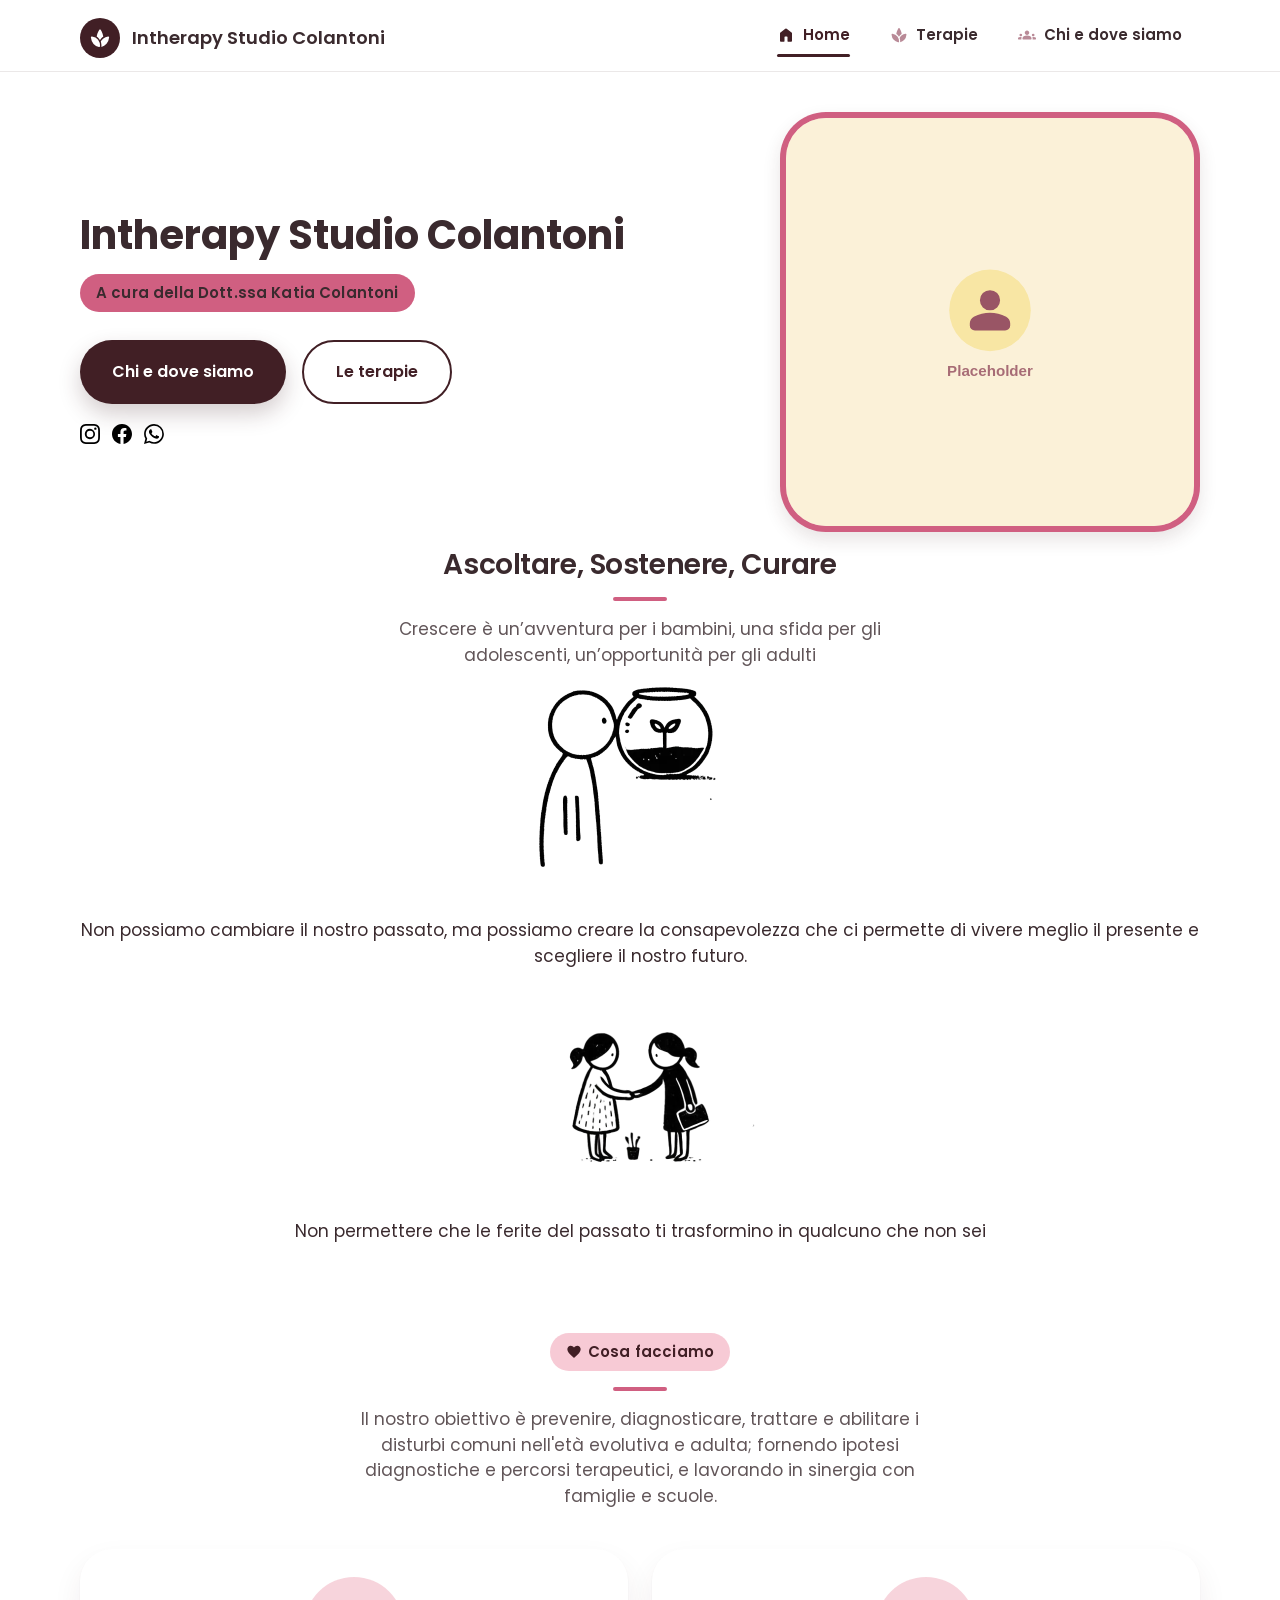
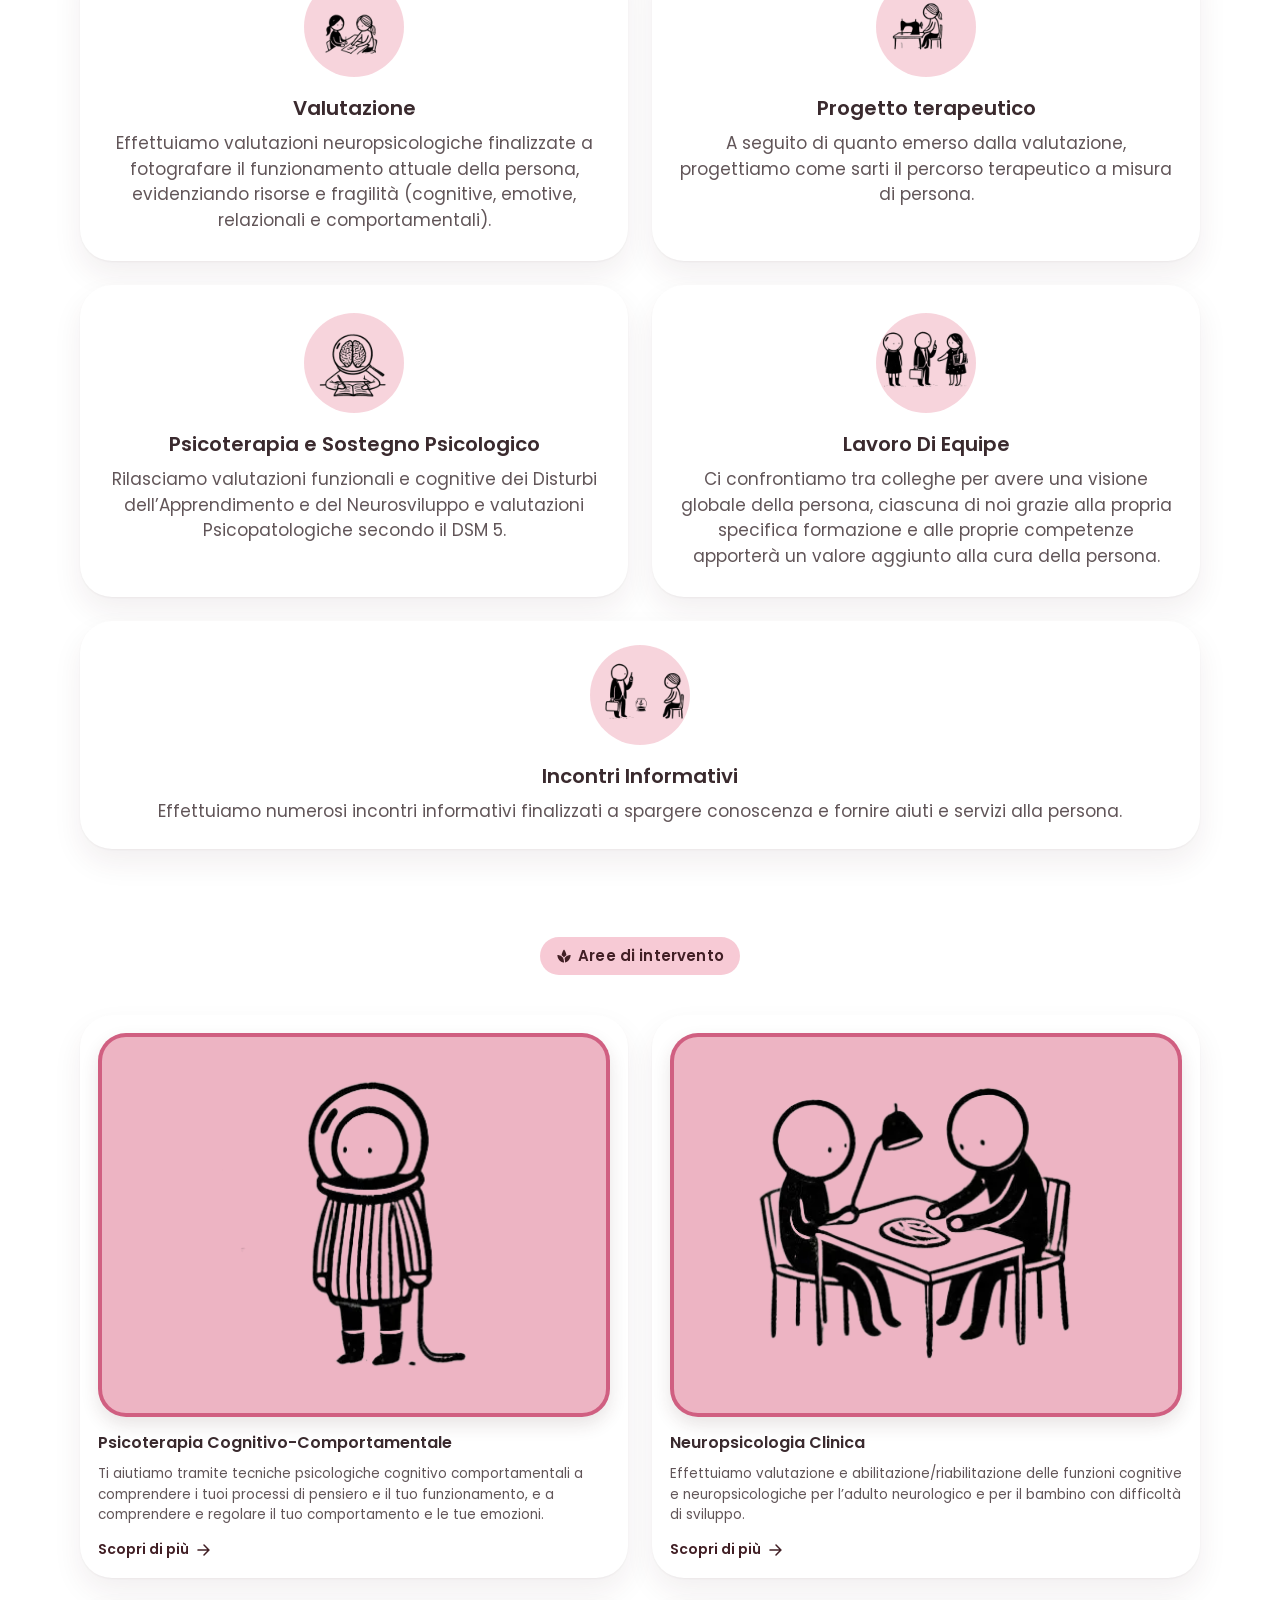
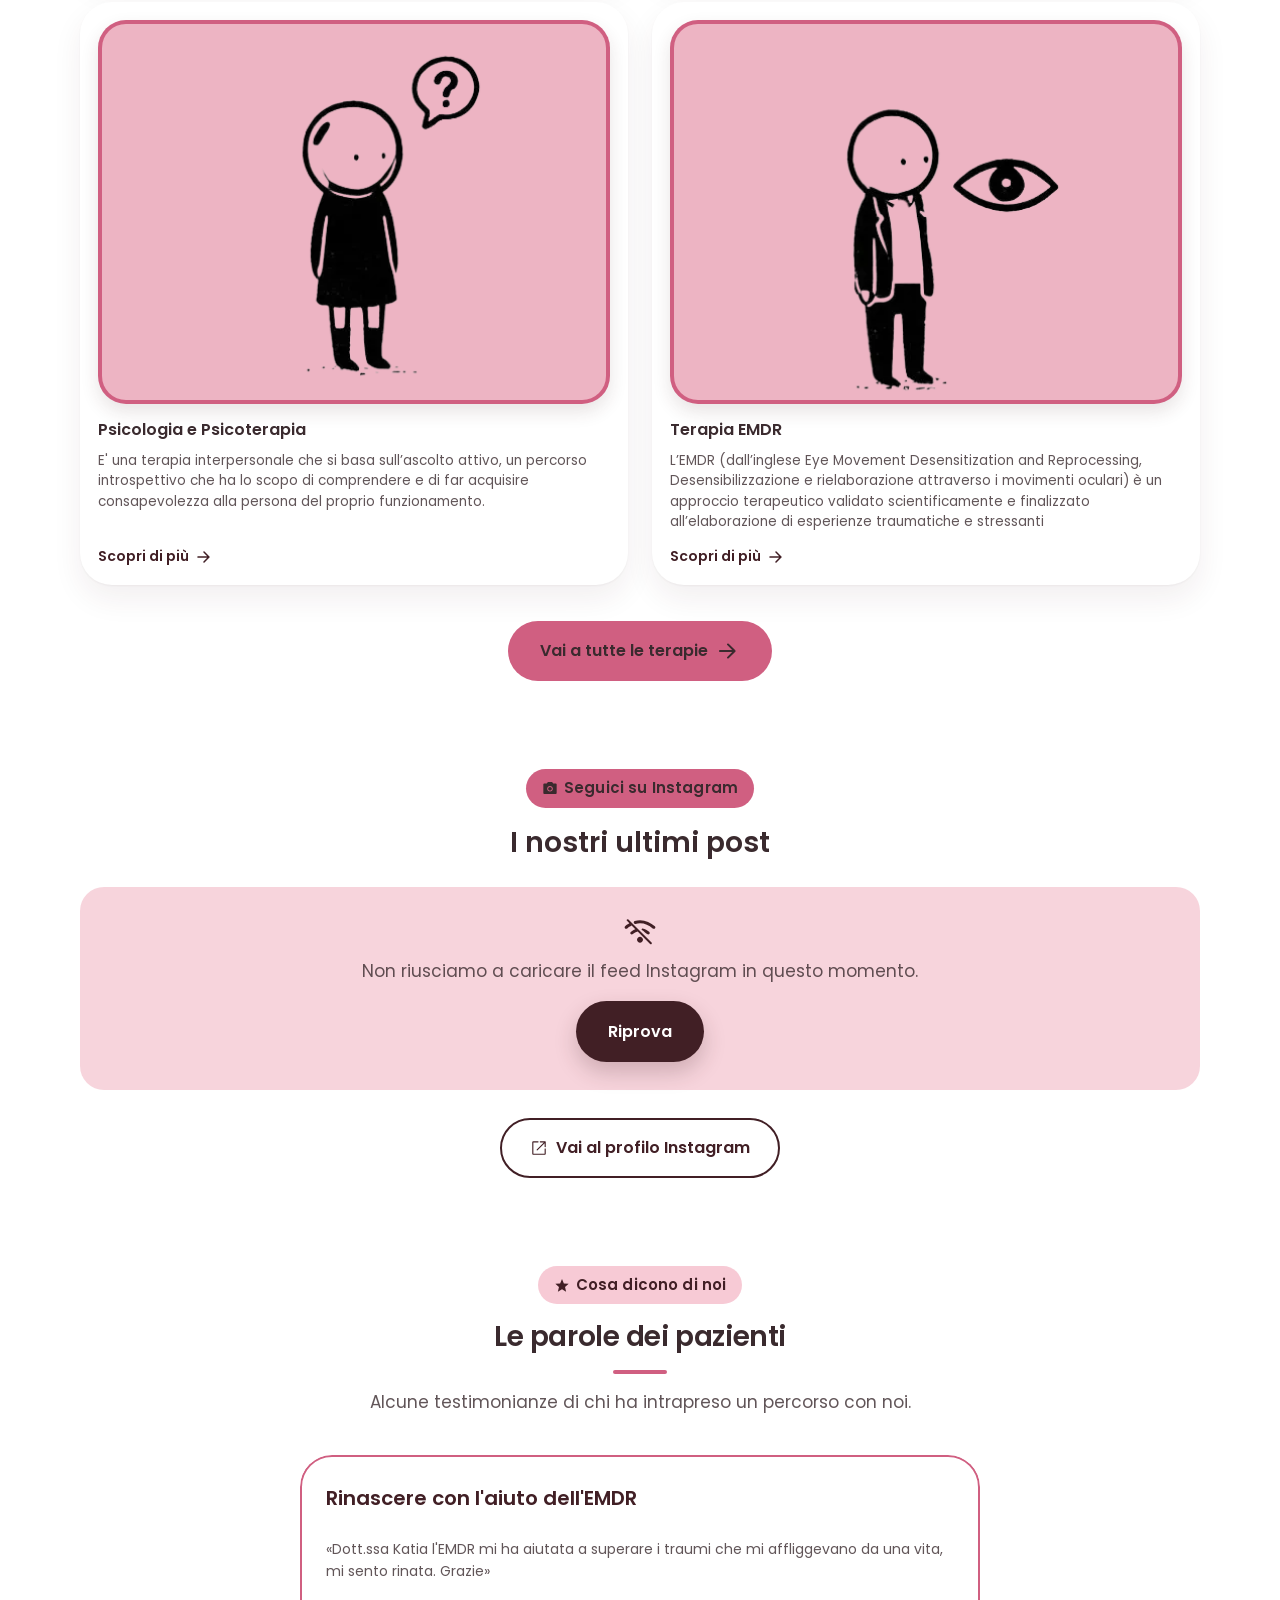
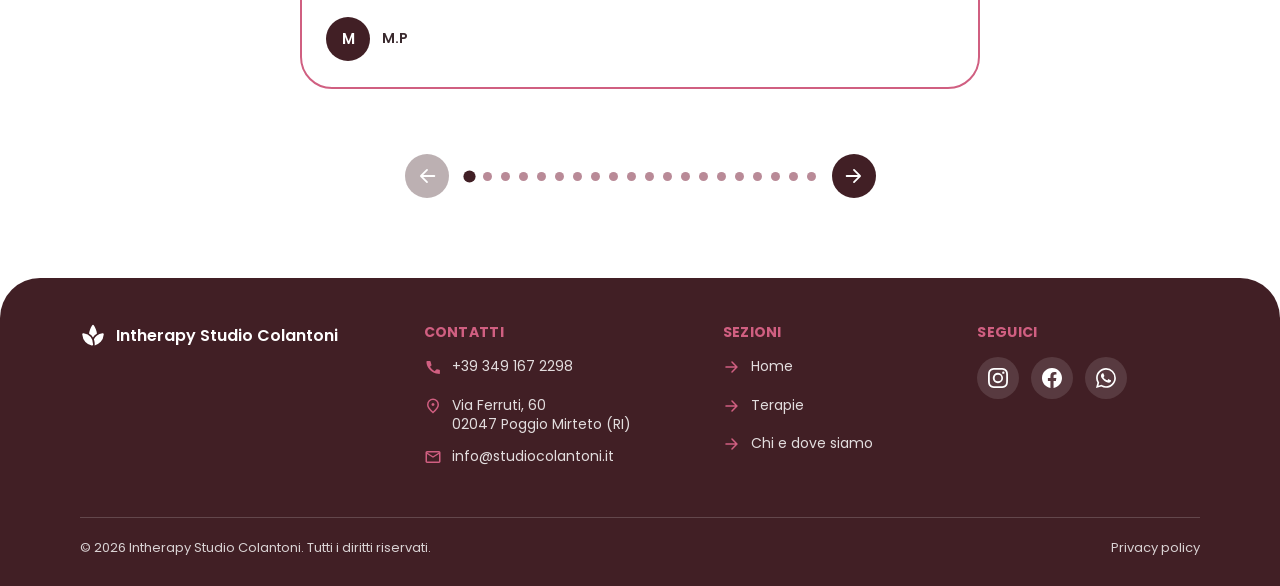
<file: index.html>
<!DOCTYPE html>
<html lang="it">

<head>
  <meta charset="UTF-8">
  <meta name="viewport" content="width=device-width, initial-scale=1">
  <!-- ============================================================
       View Transitions: quando il browser "salta" la dissolvenza fra
       due pagine (navigazione veloce, ripristino da bfcache col tasto
       indietro/avanti, prefers-reduced-motion, budget scaduto) la promise
       interna della transizione viene rifiutata con
       AbortError: "Transition was skipped".
       Non e' un errore — la pagina cambia comunque — ma finisce in console.
       Questa guardia lo silenzia senza toccare nulla del funzionamento.
       Va inline e in testa cosi' e' registrata prima che l'evento si verifichi.
       ============================================================ -->
  <script>
    addEventListener("unhandledrejection", function (e) {
      var r = e && e.reason;
      if (r && r.name === "AbortError" && /transition/i.test(r.message || "")) {
        e.preventDefault();
      }
    });
  </script>
  <script src="assets/js/reviews.js" defer></script>

  <title>Psicoterapia e Neuropsicologia a Poggio Mirteto | Studio Colantoni</title>
  <meta name="description"
    content="Studio di psicoterapia e neuropsicologia della Dott.ssa Katia Colantoni a Poggio Mirteto: terapia cognitivo-comportamentale, EMDR e neuropsicologia clinica.">
  <link rel="canonical" href="https://IL-TUO-DOMINIO.it/">

  <meta property="og:type" content="website">
  <meta property="og:locale" content="it_IT">
  <meta property="og:site_name" content="Intherapy Studio Colantoni">
  <meta property="og:title" content="Psicoterapia e Neuropsicologia a Poggio Mirteto | Studio Colantoni">
  <meta property="og:description"
    content="Studio di psicoterapia e neuropsicologia della Dott.ssa Katia Colantoni a Poggio Mirteto: terapia cognitivo-comportamentale, EMDR e neuropsicologia clinica.">
  <meta property="og:url" content="https://IL-TUO-DOMINIO.it/">

  <link rel="icon" type="image/png" href="favicon.png">
  <link rel="apple-touch-icon" href="assets/icons/Icon-192.png">
  <link rel="manifest" href="manifest.json">
  <meta name="theme-color" content="#995565">
  <link rel="preload" href="assets/fonts/poppins-latin-600-normal.woff2" as="font" type="font/woff2" crossorigin>
  <link rel="preload" href="assets/fonts/poppins-latin-400-normal.woff2" as="font" type="font/woff2" crossorigin>
  <link rel="stylesheet" href="assets/css/style.css">

  <!-- Dati strutturati per la ricerca locale. VERIFICA i dati prima di pubblicare. -->
  <script type="application/ld+json">
  {
    "@context": "https://schema.org",
    "@type": ["MedicalBusiness", "ProfessionalService"],
    "name": "Intherapy Studio Colantoni",
    "url": "https://IL-TUO-DOMINIO.it/",
    "description": "Studio di psicoterapia e neuropsicologia a Poggio Mirteto: terapia cognitivo-comportamentale, EMDR e neuropsicologia clinica.",
    "telephone": "+39 349 167 2298",
    "address": {
      "@type": "PostalAddress",
      "streetAddress": "Via Ferruti, 60",
      "postalCode": "02047",
      "addressLocality": "Poggio Mirteto",
      "addressRegion": "RI",
      "addressCountry": "IT"
    },
    "founder": {
      "@type": "Person",
      "name": "Katia Colantoni",
      "jobTitle": "Psicologa e Psicoterapeuta Cognitivo Comportamentale"
    },
    "medicalSpecialty": "Psychiatric",
    "areaServed": "Poggio Mirteto, Montopoli in Sabina (RI)",
    "sameAs": [
      "https://www.instagram.com/intherapy.studiocolantoni",
      "https://www.facebook.com/dott.ssakatiacolantonipsicologa"
    ]
  }
  </script>
</head>

<body>
  <svg xmlns="http://www.w3.org/2000/svg" class="sprite" aria-hidden="true">
    <symbol id="i-spa" viewBox="0 -960 960 960">
      <path
        d="M431-89q-135-32-232.5-134T83-499q-1-11 2-19.5T95-533q7-6 16-9.5t19-1.5q177 24 266.5 140T483-130q0 11-4 19t-12 14q-7 5-16 7.5t-20 .5Zm48-297q-22-38-60.5-82.5T337-530q2-64 35-152t78-157q6-9 14-13t16-4q8 0 16.5 4t13.5 13q46 69 78.5 157.5T623-530q-42 17-82.5 61.5T479-386Zm62 294q5-57-2.5-119.5T513-322q35-78 114.5-141T830-544q11-2 19.5 1.5T865-533q7 6 10.5 14.5T877-499q-17 171-112 271T541-92Z" />
    </symbol>
    <symbol id="i-home" viewBox="0 -960 960 960">
      <path
        d="M160-180v-390q0-14.25 6.38-27 6.37-12.75 17.62-21l260-195q15.68-12 35.84-12Q500-825 516-813l260 195q11.25 8.25 17.63 21 6.37 12.75 6.37 27v390q0 24.75-17.62 42.37Q764.75-120 740-120H590q-12.75 0-21.37-8.63Q560-137.25 560-150v-220q0-12.75-8.62-21.38Q542.75-400 530-400H430q-12.75 0-21.37 8.62Q400-382.75 400-370v220q0 12.75-8.62 21.37Q382.75-120 370-120H220q-24.75 0-42.37-17.63Q160-155.25 160-180Z" />
    </symbol>
    <symbol id="i-groups" viewBox="0 -960 960 960">
      <path
        d="M30-240q-12.75 0-21.37-8.63Q0-257.25 0-270v-23q0-38.57 41.5-62.78Q83-380 150.38-380q12.16 0 23.39.5t22.23 2.15q-8 17.35-12 35.17-4 17.81-4 37.18v65H30Zm240 0q-12.75 0-21.37-8.63Q240-257.25 240-270v-35q0-32 17.5-58.5T307-410q32-20 76.5-30t96.5-10q53 0 97.5 10t76.5 30q32 20 49 46.5t17 58.5v35q0 12.75-8.62 21.37Q702.75-240 690-240H270Zm510 0v-65q0-19.86-3.5-37.43T765-377.27q11-1.73 22.17-2.23 11.17-.5 22.83-.5 67.5 0 108.75 23.77T960-293v23q0 12.75-8.62 21.37Q942.75-240 930-240H780ZM149.57-410q-28.57 0-49.07-20.56Q80-451.13 80-480q0-29 20.56-49.5Q121.13-550 150-550q29 0 49.5 20.5t20.5 49.93q0 28.57-20.5 49.07T149.57-410Zm660 0q-28.57 0-49.07-20.56Q740-451.13 740-480q0-29 20.56-49.5Q781.13-550 810-550q29 0 49.5 20.5t20.5 49.93q0 28.57-20.5 49.07T809.57-410ZM480-480q-50 0-85-35t-35-85q0-51 35-85.5t85-34.5q51 0 85.5 34.5T600-600q0 50-34.5 85T480-480Z" />
    </symbol>
    <symbol id="i-favorite" viewBox="0 -960 960 960">
      <path
        d="M458-144q-11-4-19-12l-53-49Q262-320 171-424.5T80-643q0-90 60.5-150.5T290-854q51 0 101 24.5t89 80.5q44-56 91-80.5t99-24.5q89 0 149.5 60.5T880-643q0 114-91 218.5T574-205l-53 49q-8 8-19 12t-22 4q-11 0-22-4Z" />
    </symbol>
    <symbol id="i-verified" viewBox="0 -960 960 960">
      <path
        d="m437-433-73-76q-9-10-22-10t-23 9q-10 10-10 23t10 23l97 96q9 9 21 9t21-9l183-182q9-9 9-22t-10-22q-9-8-21.5-7.5T598-593L437-433ZM332-84l-62-106-124-25q-11-2-18.5-12t-5.5-21l14-120-79-92q-8-8-8-20t8-20l79-91-14-120q-2-11 5.5-21t18.5-12l124-25 62-107q6-10 17-14t22 1l109 51 109-51q11-5 22-1.5t17 13.5l63 108 123 25q11 2 18.5 12t5.5 21l-14 120 79 91q8 8 8 20t-8 20l-79 92 14 120q2 11-5.5 21T814-215l-123 25-63 107q-6 10-17 13.5T589-71l-109-51-109 51q-11 5-22 1t-17-14Z" />
    </symbol>
    <symbol id="i-self_improvement" viewBox="0 -960 960 960">
      <path
        d="M261-160q-26 0-43-17t-17-43q0-18 9-34.5t26-23.5l172-68v-138q-60 73-121.5 114T150-322q-12 2-21-7t-9-22q0-12 8.5-21t20.5-11q58-7 107-37t89-81l58-65q10-12 23.5-20t29.5-8h48q16 0 30 8t24 20l58 65q42 49 90 80t105 38q12 2 20.5 11t8.5 21q0 13-9 22t-21 7q-75-7-136.5-48T552-484v138l172 68q17 7 26 23.5t9 34.5q0 26-17 43t-43 17H396v-11q0-26 16-42t42-16h133q8 0 14-6t6-14q0-8-6-14t-14-6H454q-44 0-70 27t-26 71v11h-97Zm167.5-515.5Q407-697 407-727t21.5-51.5Q450-800 480-800t51.5 21.5Q553-757 553-727t-21.5 51.5Q510-654 480-654t-51.5-21.5Z" />
    </symbol>
    <symbol id="i-meeting_room" viewBox="0 -960 960 960">
      <path
        d="M150-120q-12.75 0-21.37-8.68-8.63-8.67-8.63-21.5 0-12.82 8.63-21.32 8.62-8.5 21.37-8.5h62v-630q0-12.75 8.63-21.38Q229.25-840 242-840h300q12.75 0 21.38 8.62Q572-822.75 572-810v15h147q12.75 0 21.38 8.62Q749-777.75 749-765v585h61q12.75 0 21.38 8.68 8.62 8.67 8.62 21.5 0 12.82-8.62 21.32-8.63 8.5-21.38 8.5h-91q-12.75 0-21.37-8.63Q689-137.25 689-150v-585H572v585q0 12.75-8.62 21.37Q554.75-120 542-120H150Zm329.5-388.5Q468-520 451-520t-28.5 11.5Q411-497 411-480t11.5 28.5Q434-440 451-440t28.5-11.5Q491-463 491-480t-11.5-28.5Z" />
    </symbol>
    <symbol id="i-psychology" viewBox="0 -960 960 960">
      <path
        d="m446-418 2 30q.74 6.22 4.78 10.11 4.05 3.89 9.94 3.89h32.39q5.89 0 10.02-3.89 4.12-3.89 4.87-10.11l2-30q12-2 22.47-8.46Q544.94-432.92 553-441l30 10q5 2 10 0t7.8-6.85l15.4-26.3q2.8-4.85 2.3-9.85t-5.19-9.17L593-499q5-14 5-29t-5-29l20.31-15.83Q618-577 618.5-582t-2.3-9.85l-15.4-26.3Q598-623 593-625t-10 0l-30 10q-8.33-7.69-19.17-13.85Q523-635 512-638l-2-30q-.74-6.22-4.78-10.11-4.05-3.89-9.94-3.89h-32.39q-5.89 0-10.01 3.89-4.13 3.89-4.88 10.11l-2 30q-11 3-21.83 9.15Q413.33-622.69 405-615l-30-10q-5-2-10 0t-7.8 6.85l-15.4 26.3Q339-587 339.5-582t5.19 9.17L365-557q-5 14-5 29t5 29l-20.31 15.83Q340-479 339.5-474t2.3 9.85l15.4 26.3Q360-433 365-431t10 0l30-10q8.06 8.08 18.53 14.54Q434-420 446-418Zm-16.5-60.38q-20.5-20.38-20.5-49.5t20.38-49.62q20.38-20.5 49.5-20.5t49.62 20.38q20.5 20.38 20.5 49.5t-20.38 49.62q-20.38 20.5-49.5 20.5t-49.62-20.38ZM270-80q-12.75 0-21.37-8.63Q240-97.25 240-110v-142q-57-52-88.5-121.5T120-520q0-150 105-255t255-105q125 0 221.5 73.5T827-615l55 218q4 14-5 25.5T853-360h-93v140q0 24.75-17.62 42.37Q724.75-160 700-160H600v50q0 12.75-8.62 21.37Q582.75-80 570-80H270Z" />
    </symbol>
    <symbol id="i-accessibility_new" viewBox="0 -960 960 960">
      <path
        d="M428.5-755.5Q407-777 407-807t21.5-51.5Q450-880 480-880t51.5 21.5Q553-837 553-807t-21.5 51.5Q510-734 480-734t-51.5-21.5ZM373-110v-503q-58-5-113.5-11.5T153-642q-14-3-21-14t-4-24q3-13 15-19t26-3q76 16 152 22.5t159 6.5q83 0 159-6.5T791-702q14-3 26 3t15 19q3 13-4 24t-21 14q-51 11-106.5 17.5T587-613v503q0 13-8.5 21.5T557-80q-13 0-21.5-8.5T527-110v-230h-94v230q0 13-8.5 21.5T403-80q-13 0-21.5-8.5T373-110Z" />
    </symbol>
    <symbol id="i-eco" viewBox="0 -960 960 960">
      <path
        d="M444-80q-42 0-78.5-8T298-112q32-119 87.5-230.5T535-529q-112 54-194.5 150T228-161q-4-4-7.5-7t-7.5-7q-45-45-69-103t-24-122q0-69 26-133t75-113q70-72 175-97t303-17q20 1 36.5 8.5T765-731q13 13 21 29.5t9 36.5q10 194-17 302t-99 180q-48 50-109 76.5T444-80Z" />
    </symbol>
    <symbol id="i-healing" viewBox="0 -960 960 960">
      <path
        d="M217-98 98-217q-19-17-19-43t19-43l564-564q18-18 43-17.5t43 17.5l119 119q17 18 17.5 43T867-662L303-98q-17 19-43 19t-43-19Zm287-158 205-205 158 158q18 18 18 43t-18 43L743-93q-17 17-40.5 14.5T662-98L504-256Zm7-125q11-11 11-28t-11-28q-11-11-28-11t-28 11q-11 11-11 28t11 28q11 11 28 11t28-11Zm-102-63q17 0 28-11t11-28q0-17-11-28t-28-11q-17 0-28 11t-11 28q0 17 11 28t28 11Zm147 0q17 0 28-11t11-28q0-17-11-28t-28-11q-17 0-28 11t-11 28q0 17 11 28t28 11Zm-299-58L95-664q-17-17-18-39.5T93-743l124-124q18-18 43-18t43 18l158 158-204 207Zm254-26q11-11 11-28t-11-28q-11-11-28-11t-28 11q-11 11-11 28t11 28q11 11 28 11t28-11Z" />
    </symbol>
    <symbol id="i-schedule" viewBox="0 -960 960 960">
      <path
        d="M513-492v-171q0-13-8.5-21.5T483-693q-13 0-21.5 8.5T453-663v183q0 6 2 11t6 10l144 149q9 10 22.5 9.5T650-310q9-9 9-22t-9-22L513-492ZM480-80q-82 0-155-31.5t-127.5-86Q143-252 111.5-325T80-480q0-82 31.5-155t86-127.5Q252-817 325-848.5T480-880q82 0 155 31.5t127.5 86Q817-708 848.5-635T880-480q0 82-31.5 155t-86 127.5Q708-143 635-111.5T480-80Z" />
    </symbol>
    <symbol id="i-camera_alt" viewBox="0 -960 960 960">
      <path
        d="M480-267q72 0 121-49t49-121q0-73-49-121.5T480-607q-73 0-121.5 48.5T310-437q0 72 48.5 121T480-267Zm0-60q-48 0-79-31.5T370-437q0-48 31-79t79-31q47 0 78.5 31t31.5 79q0 47-31.5 78.5T480-327ZM140-120q-24 0-42-18t-18-42v-513q0-23 18-41.5t42-18.5h147l55-66q8-11 20-16t26-5h184q14 0 26 5t20 16l55 66h147q23 0 41.5 18.5T880-693v513q0 24-18.5 42T820-120H140Z" />
    </symbol>
    <symbol id="i-open_in_new" viewBox="0 -960 960 960">
      <path
        d="M180-120q-24 0-42-18t-18-42v-600q0-24 18-42t42-18h249q12.75 0 21.38 8.68 8.62 8.67 8.62 21.5 0 12.82-8.62 21.32-8.63 8.5-21.38 8.5H180v600h600v-249q0-12.75 8.68-21.38 8.67-8.62 21.5-8.62 12.82 0 21.32 8.62 8.5 8.63 8.5 21.38v249q0 24-18 42t-42 18H180Zm600-617L403-360q-9 9-21 8.5t-21-9.5q-9-9-9-21t9-21l377-377H549q-12.75 0-21.37-8.68-8.63-8.67-8.63-21.5 0-12.82 8.63-21.32 8.62-8.5 21.37-8.5h261q12.75 0 21.38 8.62Q840-822.75 840-810v261q0 12.75-8.68 21.37-8.67 8.63-21.5 8.63-12.82 0-21.32-8.63-8.5-8.62-8.5-21.37v-188Z" />
    </symbol>
    <symbol id="i-menu" viewBox="0 -960 960 960">
      <path
        d="M150-240q-12.75 0-21.37-8.68-8.63-8.67-8.63-21.5 0-12.82 8.63-21.32 8.62-8.5 21.37-8.5h660q12.75 0 21.38 8.68 8.62 8.67 8.62 21.5 0 12.82-8.62 21.32-8.63 8.5-21.38 8.5H150Zm0-210q-12.75 0-21.37-8.68-8.63-8.67-8.63-21.5 0-12.82 8.63-21.32 8.62-8.5 21.37-8.5h660q12.75 0 21.38 8.68 8.62 8.67 8.62 21.5 0 12.82-8.62 21.32-8.63 8.5-21.38 8.5H150Zm0-210q-12.75 0-21.37-8.68-8.63-8.67-8.63-21.5 0-12.82 8.63-21.32 8.62-8.5 21.37-8.5h660q12.75 0 21.38 8.68 8.62 8.67 8.62 21.5 0 12.82-8.62 21.32-8.63 8.5-21.38 8.5H150Z" />
    </symbol>
    <symbol id="i-wifi_off" viewBox="0 -960 960 960">
      <path
        d="M784-91 411-463q-42 10-78 29.5T267-389q-15 12-33.5 13.5T201-388q-14-14-13-32.5t15-31.5q29-26 62-46t75-37L229-646q-35 18-68.5 40.5T98-558q-15 13-34 13.5T31-558q-14-14-12.5-32.5T34-622q30-27 62-50t65-41l-71-71q-9-9-9-21.5t9-21.5q9-9 21.5-9t21.5 9l694 694q9 9 9 21t-9 21q-9 9-21.5 9T784-91Zm-367-63q-27-27-27-63t27-63q27-27 63-27t63 27q27 27 27 63t-27 63q-27 27-63 27t-63-27Zm343-235q-14 14-33 14t-34-13q-32-27-71.5-57T549-500l-12-9q-15-11-7-29t28-14q57 11 104.5 35.5T754-454q15 13 17.5 32T760-389Zm169-169q-14 14-33.5 13.5T861-558q-83-70-178-111t-203-41q-37 0-71 4.5T352-693q-18 6-34.5-2.5T295-722q-6-18 2.5-35.5T324-780q36-11 75.5-15.5T480-800q128 0 241.5 48.5T926-622q14 13 15.5 31.5T929-558Z" />
    </symbol>
    <symbol id="i-call" viewBox="0 -960 960 960">
      <path
        d="M760-123q-118 0-232.5-53T322-322Q235-409 182-523.5T129-756q0-18 12-30t30-12h146q14 0 24 9t14 23l27 116q2 12-.5 22.5T417-590l-95 95q45 76 106 137t137 106l92-92q9-9 21-12t24-1l114 26q14 3 23 13.5t9 24.5v147q0 18-12 30t-30 12Z" />
    </symbol>
    <symbol id="i-mail" viewBox="0 -960 960 960">
      <path
        d="M160-160q-33 0-56.5-23.5T80-240v-480q0-33 23.5-56.5T160-800h640q33 0 56.5 23.5T880-720v480q0 33-23.5 56.5T800-160H160Zm320-280L160-640v400h640v-400L480-440Zm0-80 320-200H160l320 200ZM160-640v-80 480-400Z" />
    </symbol>
    <symbol id="i-place" viewBox="0 -960 960 960">
      <path
        d="M480-480q33 0 56.5-23.5T560-560q0-33-23.5-56.5T480-640q-33 0-56.5 23.5T400-560q0 33 23.5 56.5T480-480Zm0 294q122-112 181-203.5T720-552q0-109-69.5-178.5T480-800q-101 0-170.5 69.5T240-552q0 71 59 162.5T480-186Zm0 106Q319-217 239.5-334.5T160-552q0-150 96.5-239T480-880q127 0 223.5 89T800-552q0 100-79.5 217.5T480-80Zm0-472Z" />
    </symbol>
    <symbol id="i-star" viewBox="0 -960 960 960">
      <path d="m233-80 65-281L80-550l288-25 112-265 112 265 288 25-218 189 65 281-247-149L233-80Z" />
    </symbol>
    <symbol id="i-arrow_forward" viewBox="0 -960 960 960">
      <path
        d="M647-440H160q-17 0-28.5-11.5T120-480q0-17 11.5-28.5T160-520h487L451-716q-12-12-11.5-28.5T451-773q12-12 28.5-12t28.5 12l264 265q6 6 8.5 13t2.5 15q0 8-2.5 15t-8.5 13L508-187q-12 12-28.5 11.5T451-188q-11-12-11.5-28t11.5-28l196-196Z" />
    </symbol>
    <symbol id="i-description" viewBox="0 -960 960 960">
      <path
        d="M240-80q-33 0-56.5-23.5T160-160v-640q0-33 23.5-56.5T240-880h287q16 0 30.5 6t25.5 17l194 194q11 11 17 25.5t6 30.5v487q0 33-23.5 56.5T720-80H240Zm280-560v-160H240v640h480v-480H560q-17 0-28.5-11.5T520-640ZM320-280h320q17 0 28.5-11.5T680-320q0-17-11.5-28.5T640-360H320q-17 0-28.5 11.5T280-320q0 17 11.5 28.5T320-280Zm0-160h320q17 0 28.5-11.5T680-480q0-17-11.5-28.5T640-520H320q-17 0-28.5 11.5T280-480q0 17 11.5 28.5T320-440Z" />
    </symbol>
  </svg>
  <div class="layout">

    <!-- ═══════════ Barra di navigazione (TopNavBar) ═══════════ -->
    <header class="topbar">
      <a class="brand" href="index.html">
        <span class="brand__mark"><svg class="icon" aria-hidden="true">
            <use href="#i-spa"></use>
          </svg></span>
        <span class="brand__name">Intherapy Studio Colantoni</span>
      </a>

      <nav class="nav" aria-label="Navigazione principale">
        <a class="nav__item" href="index.html" aria-current="page"><svg class="icon" aria-hidden="true">
            <use href="#i-home"></use>
          </svg>Home</a>
        <a class="nav__item" href="terapie.html"><svg class="icon" aria-hidden="true">
            <use href="#i-spa"></use>
          </svg>Terapie</a>
        <a class="nav__item" href="chi-e-dove-siamo.html"><svg class="icon" aria-hidden="true">
            <use href="#i-groups"></use>
          </svg>Chi e dove siamo</a>
      </nav>

      <button class="menu-btn" type="button" aria-label="Apri il menu" aria-controls="drawer" aria-expanded="false">
        <svg class="icon" aria-hidden="true">
          <use href="#i-menu"></use>
        </svg>
      </button>
    </header>

    <!-- Drawer mobile (AppEndDrawer) -->
    <div class="scrim" id="scrim"></div>
    <aside class="drawer" id="drawer" aria-hidden="true" aria-label="Menu">
      <a class="brand" href="index.html">
        <span class="brand__mark"><svg class="icon" aria-hidden="true">
            <use href="#i-spa"></use>
          </svg></span>
        <span class="brand__name">Intherapy Studio Colantoni</span>
      </a>
      <ul class="drawer__list">
        <li><a class="drawer__item" href="index.html" aria-current="page"><svg class="icon" aria-hidden="true">
              <use href="#i-home"></use>
            </svg>Home</a></li>
        <li><a class="drawer__item" href="terapie.html"><svg class="icon" aria-hidden="true">
              <use href="#i-spa"></use>
            </svg>Terapie</a></li>
        <li><a class="drawer__item" href="chi-e-dove-siamo.html"><svg class="icon" aria-hidden="true">
              <use href="#i-groups"></use>
            </svg>Chi e dove siamo</a></li>
      </ul>
    </aside>

    <main class="page">

      <!-- ▓ 1. Presentazione della Dott.ssa Katia Colantoni (hero) ▓
           Foto + testo + pulsante verso "Chi e dove siamo", come da linee guida. -->
      <section class="hero">
        <div class="hero__text">
          <h1 class="display-sm hero__title">Intherapy Studio Colantoni</h1>
          <span class="pill">A cura della Dott.ssa Katia Colantoni</span>
          <!-- <p class="body-md hero__lead" style="margin-top:16px">
            Uno studio di psicoterapia e neuropsicologia a Poggio Mirteto: uno spazio
            accogliente in cui prendersi cura della propria mente, con ascolto,
            competenza e percorsi costruiti sulla persona.
            PLACEHOLDER: sostituire con la presentazione reale. 
          </p> -->
          <div class="hero__actions">
            <!-- Pulsante richiesto dalle linee guida: rimanda a "Chi e dove siamo". -->
            <a class="btn btn--primary" href="chi-e-dove-siamo.html">Chi e dove siamo</a>
            <a class="btn btn--outline" href="terapie.html">Le terapie</a>
          </div>
          <div class="social_buttons_home" style="display:flex;gap:12px;align-items:center">
            <a href="https://www.instagram.com/intherapy.studiocolantoni" target="_blank" rel="noopener noreferrer"
              aria-label="Instagram"><svg xmlns="http://www.w3.org/2000/svg" width="20" height="20" viewBox="0 0 16 16">
                <path
                  d="M8 0C5.829 0 5.556.01 4.703.048 3.85.088 3.269.222 2.76.42a3.9 3.9 0 0 0-1.417.923A3.9 3.9 0 0 0 .42 2.76C.222 3.268.087 3.85.048 4.7.01 5.555 0 5.827 0 8.001c0 2.172.01 2.444.048 3.297.04.852.174 1.433.372 1.942.205.526.478.972.923 1.417.444.445.89.719 1.416.923.51.198 1.09.333 1.942.372C5.555 15.99 5.827 16 8 16s2.444-.01 3.298-.048c.851-.04 1.434-.174 1.943-.372a3.9 3.9 0 0 0 1.416-.923c.445-.445.718-.891.923-1.417.197-.509.332-1.09.372-1.942C15.99 10.445 16 10.173 16 8s-.01-2.445-.048-3.299c-.04-.851-.175-1.433-.372-1.941a3.9 3.9 0 0 0-.923-1.417A3.9 3.9 0 0 0 13.24.42c-.51-.198-1.092-.333-1.943-.372C10.443.01 10.172 0 7.998 0zm-.717 1.442h.718c2.136 0 2.389.007 3.232.046.78.035 1.204.166 1.486.275.373.145.64.319.92.599s.453.546.598.92c.11.281.24.705.275 1.485.039.843.047 1.096.047 3.231s-.008 2.389-.047 3.232c-.035.78-.166 1.203-.275 1.485a2.5 2.5 0 0 1-.599.919c-.28.28-.546.453-.92.598-.28.11-.704.24-1.485.276-.843.038-1.096.047-3.232.047s-2.39-.009-3.233-.047c-.78-.036-1.203-.166-1.485-.276a2.5 2.5 0 0 1-.92-.598 2.5 2.5 0 0 1-.6-.92c-.109-.281-.24-.705-.275-1.485-.038-.843-.046-1.096-.046-3.233s.008-2.388.046-3.231c.036-.78.166-1.204.276-1.486.145-.373.319-.64.599-.92s.546-.453.92-.598c.282-.11.705-.24 1.485-.276.738-.034 1.024-.044 2.515-.045zm4.988 1.328a.96.96 0 1 0 0 1.92.96.96 0 0 0 0-1.92m-4.27 1.122a4.109 4.109 0 1 0 0 8.217 4.109 4.109 0 0 0 0-8.217m0 1.441a2.667 2.667 0 1 1 0 5.334 2.667 2.667 0 0 1 0-5.334">
                </path>
              </svg></a>
            <a href="https://www.facebook.com/dott.ssakatiacolantonipsicologa" target="_blank" rel="noopener noreferrer"
              aria-label="Facebook"><svg xmlns="http://www.w3.org/2000/svg" width="20" height="20" viewBox="0 0 16 16">
                <path
                  d="M16 8.049c0-4.446-3.582-8.05-8-8.05C3.58 0-.002 3.603-.002 8.05c0 4.017 2.926 7.347 6.75 7.951v-5.625h-2.03V8.05H6.75V6.275c0-2.017 1.195-3.131 3.022-3.131.876 0 1.791.157 1.791.157v1.98h-1.009c-.993 0-1.303.621-1.303 1.258v1.51h2.218l-.354 2.326H9.25V16c3.824-.604 6.75-3.934 6.75-7.951">
                </path>
              </svg></a>
            <a href="https://wa.me/message/WDTUO3AL5MNND1" target="_blank" rel="noopener noreferrer"
              aria-label="WhatsApp"><svg xmlns="http://www.w3.org/2000/svg" width="20" height="20" viewBox="0 0 16 16">
                <path
                  d="M13.601 2.326A7.85 7.85 0 0 0 7.994 0C3.627 0 .068 3.558.064 7.926c0 1.399.366 2.76 1.057 3.965L0 16l4.204-1.102a7.9 7.9 0 0 0 3.79.965h.004c4.368 0 7.926-3.558 7.93-7.93A7.9 7.9 0 0 0 13.6 2.326zM7.994 14.521a6.6 6.6 0 0 1-3.356-.92l-.24-.144-2.494.654.666-2.433-.156-.251a6.56 6.56 0 0 1-1.007-3.505c0-3.626 2.957-6.584 6.591-6.584a6.56 6.56 0 0 1 4.66 1.931 6.56 6.56 0 0 1 1.928 4.66c-.004 3.639-2.961 6.592-6.592 6.592m3.615-4.934c-.197-.099-1.17-.578-1.353-.646-.182-.065-.315-.099-.445.099-.133.197-.513.646-.627.775-.114.133-.232.148-.43.05-.197-.1-.836-.308-1.592-.985-.59-.525-.985-1.175-1.103-1.372-.114-.198-.011-.304.088-.403.087-.088.197-.232.296-.346.1-.114.133-.198.198-.33.065-.134.034-.248-.015-.347-.05-.099-.445-1.076-.612-1.47-.16-.389-.323-.335-.445-.34-.114-.007-.247-.007-.38-.007a.73.73 0 0 0-.529.247c-.182.198-.691.677-.691 1.654s.71 1.916.81 2.049c.098.133 1.394 2.132 3.383 2.992.47.205.84.326 1.129.418.475.152.904.129 1.246.08.38-.058 1.171-.48 1.338-.943.164-.464.164-.86.114-.943-.049-.084-.182-.133-.38-.232">
                </path>
              </svg></a>
          </div>
        </div>
        <div class="hero__media">
          <div class="photo photo--xl">
            <!-- PLACEHOLDER locale: ritratto della dottoressa. -->
            <img src="assets/img/katia.svg" alt="Placeholder — ritratto della Dott.ssa Katia Colantoni" width="700"
              height="700">
          </div>
        </div>
      </section>

      <section>
        <div class="section-head">
          <span>
            <h2 class="headline-md section-head__title">
              Ascoltare, Sostenere, Curare
            </h2>

            <p class="body-md section-head__lead">
              Crescere è un’avventura per i bambini, una sfida per gli adolescenti, un’opportunità per gli adulti
            <div class="image-centered">
              <picture>
                <source
                  srcset="assets/img/ascoltare-sostenere-curare-singolo-psicologo-poggio-mirteto-katia-colantoni.webp"
                  type="image/webp">

                <source
                  srcset="assets/img/ascoltare-sostenere-curare-singolo-psicologo-poggio-mirteto-katia-colantoni.png"
                  type="image/png">

                <img src="assets/img/ascoltare-sostenere-curare-singolo-psicologo-poggio-mirteto-katia-colantoni.png"
                  alt="Ascoltare, sostenere, curare - Psicologo Katia Colantoni" width="250" height="250">
              </picture>
            </div>

            Non possiamo cambiare il nostro passato, ma possiamo creare la consapevolezza che ci permette di vivere
            meglio il presente e scegliere il nostro futuro.
            <div class="image-centered">

              <picture>
                <source
                  srcset="assets/img/ascoltare-sostenere-curare-coppia-psicologo-poggio-mirteto-katia-colantoni.webp"
                  type="image/webp">

                <source
                  srcset="assets/img/ascoltare-sostenere-curare-coppia-psicologo-poggio-mirteto-katia-colantoni.png"
                  type="image/png">

                <img src="assets/img/ascoltare-sostenere-curare-coppia-psicologo-poggio-mirteto-katia-colantoni.png"
                  alt="Ascoltare, sostenere, curare - Psicologo Katia Colantoni" width="250" height="250">
              </picture>
            </div>
            Non permettere che le ferite del passato ti trasformino in qualcuno che non sei
            </p>
          </span>
        </div>
      </section>

      <!-- ▓ 2. "Cosa facciamo" ▓ -->
      <section class="section">
        <div class="section-head">
          <span class="pill"><svg class="icon" aria-hidden="true">
              <use href="#i-favorite"></use>
            </svg>Cosa facciamo</span>
          <h2 class="headline-md section-head__title"></h2>
          <p class="body-md section-head__lead">
            Il nostro obiettivo è prevenire, diagnosticare, trattare e abilitare i disturbi comuni nell'età evolutiva e
            adulta; fornendo ipotesi diagnostiche e percorsi terapeutici, e lavorando in sinergia con famiglie e scuole.
          </p>
        </div>
        <div class="features">
          <article class="card feature">
            <div class="feature__icon">
              <picture>
                <source srcset="assets/img/valutazione.webp" type="image/webp">

                <source srcset="assets/img/valutazione.png" type="image/png">

                <img src="assets/img/valutazione.png" alt="Valutazione Psicologa Katia Colantoni" width="100"
                  height="100">
              </picture>
            </div>
            <h3 class="title-lg feature__title">Valutazione</h3>
            <p class="body-md">Effettuiamo valutazioni neuropsicologiche finalizzate a fotografare il funzionamento
              attuale della persona, evidenziando risorse e fragilità (cognitive, emotive, relazionali e
              comportamentali).</p>
          </article>
          <article class="card feature">
            <div class="feature__icon">
              <picture>
                <source srcset="assets/img/progetto_terapeutico.webp" type="image/webp">

                <source srcset="assets/img/progetto_terapeutico.png" type="image/png">

                <img src="assets/img/progetto_terapeutico.png" alt="progetto terapeutico Psicologa Katia Colantoni"
                  width="100" height="100">
              </picture>
            </div>
            <h3 class="title-lg feature__title">Progetto terapeutico</h3>
            <p class="body-md">A seguito di quanto emerso dalla valutazione, progettiamo come sarti il percorso
              terapeutico a misura di persona.</p>
          </article>
          <article class="card feature">
            <div class="feature__icon">            
              <picture>
                <source srcset="assets/img/psicologia_e_sostegno_psicologico.webp" type="image/webp">

                <source srcset="assets/img/psicologia_e_sostegno_psicologico.png" type="image/png">

                <img src="assets/img/psicologia_e_sostegno_psicologico.png" alt="Psicoterapia e Sostegno Psicologico Psicologa Katia Colantoni" width="100"
                  height="100">
              </picture></div>
            <h3 class="title-lg feature__title">Psicoterapia e Sostegno Psicologico</h3>
            <p class="body-md">Rilasciamo valutazioni funzionali e cognitive dei Disturbi dell’Apprendimento e del
              Neurosviluppo e valutazioni Psicopatologiche secondo il DSM 5.</p>
          </article>
          <article class="card feature">
            <div class="feature__icon">
              <picture>
                <source srcset="assets/img/lavoro_in_equipe.webp" type="image/webp">

                <source srcset="assets/img/lavoro_in_equipe.png" type="image/png">

                <img src="assets/img/lavoro_in_equipe.png" alt="Lavoro Di Equipe Psicologa Katia Colantoni" width="100"
                  height="100">
              </picture></div>
            <h3 class="title-lg feature__title">Lavoro Di Equipe</h3>
            <p class="body-md">Ci confrontiamo tra colleghe per avere una visione globale della persona, ciascuna di noi
              grazie alla propria specifica formazione e alle proprie competenze apporterà un valore aggiunto alla cura
              della persona.</p>
          </article>
          <article class="card feature, full-width-item">
            <div class="feature__icon">
              <picture>
                <source srcset="assets/img/incontri_formativi.webp" type="image/webp">

                <source srcset="assets/img/incontri_formativi.png" type="image/png">

                <img src="assets/img/incontri_formativi.png" alt="Incontri Informativi Psicologa Katia Colantoni" width="100"
                  height="100">
              </picture></div>
            <h3 class="title-lg feature__title">Incontri Informativi</h3>
            <p class="body-md">Effettuiamo numerosi incontri informativi finalizzati a spargere conoscenza e fornire
              aiuti e servizi alla persona.</p>
          </article>
        </div>
      </section>

      <!-- ▓ 3. "Aree di intervento" ▓
           Breve introduzione + le 4 aree + collegamento diretto a Terapie. -->
      <section class="section">
        <div class="section-head">
          <span class="pill"><svg class="icon" aria-hidden="true">
              <use href="#i-spa"></use>
            </svg>Aree di intervento</span>
          <!-- <h2 class="headline-md section-head__title">Da dove possiamo partire</h2>
          <p class="body-md section-head__lead">
            Quattro ambiti principali di lavoro. Ognuno ha una pagina dedicata con
            gli approfondimenti; qui trovi una panoramica.
          </p> -->
        </div>
        <div class="grid">
          <a class="card area-card" href="terapia-cognitivo-comportamentale.html">
            <div class="photo photo--md">
              <picture>
                <source srcset="assets/img/psicoterapia_cognitivo_comportamentale.webp" type="image/webp">

                <source srcset="assets/img/psicoterapia_cognitivo_comportamentale.png" type="image/png">

                <img src="assets/img/psicoterapia_cognitivo_comportamentale.png" alt=" Psicoterapia Cognitivo-Comportamentale" width="600"
                  height="450">
              </picture>
            </div>
            <div class="area-card__head">
              <h3 class="title-lg area-card__title">Psicoterapia Cognitivo-Comportamentale</h3>
            </div>
            <p class="body-md area-card__desc">Ti aiutiamo tramite tecniche psicologiche cognitivo 
              comportamentali a comprendere i tuoi processi di pensiero e il tuo funzionamento, e 
              a comprendere e regolare il tuo comportamento e le tue emozioni.</p>
            <span class="area-card__more">Scopri di più <svg class="icon" aria-hidden="true">
                <use href="#i-arrow_forward"></use>
              </svg></span>
          </a>
          <a class="card area-card" href="neuropsicologia-clinica.html">
            <div class="photo photo--md">
              <picture>
                <source srcset="assets/img/neuropsicologia_clinica.webp" type="image/webp">

                <source srcset="assets/img/neuropsicologia_clinica.png" type="image/png">

                <img src="assets/img/neuropsicologia_clinica.png" alt="neuropsicologia clinica" width="600"
                  height="450">
              </picture>
            </div>
            <div class="area-card__head">
              <h3 class="title-lg area-card__title">Neuropsicologia Clinica</h3>
            </div>
            <p class="body-md area-card__desc">Effettuiamo valutazione e abilitazione/riabilitazione delle
               funzioni cognitive e neuropsicologiche per l’adulto neurologico e per il bambino con 
               difficoltà di sviluppo.</p>
            <span class="area-card__more">Scopri di più <svg class="icon" aria-hidden="true">
                <use href="#i-arrow_forward"></use>
              </svg></span>
          </a>
          <a class="card area-card" href="psicologia-e-psicoterapia.html">
            <div class="photo photo--md">              
              <picture>
                <source srcset="assets/img/psicologia_psicoterapia.webp" type="image/webp">

                <source srcset="assets/img/psicologia_psicoterapia.png" type="image/png">

                <img src="assets/img/psicologia_psicoterapia.png" alt="psicologia e psicoterapia" width="600"
                  height="450">
              </picture>
            </div>
            <div class="area-card__head">
            
              <h3 class="title-lg area-card__title">Psicologia e Psicoterapia</h3>
            </div>
            <p class="body-md area-card__desc">E' una terapia interpersonale che si basa sull’ascolto 
              attivo, un percorso introspettivo che ha lo scopo di comprendere e di far acquisire 
              consapevolezza alla persona del proprio funzionamento.</p>
            <span class="area-card__more">Scopri di più <svg class="icon" aria-hidden="true">
                <use href="#i-arrow_forward"></use>
              </svg></span>
          </a>
          <a class="card area-card" href="terapia-emdr.html">
            <div class="photo photo--md">
              <picture>
                <source srcset="assets/img/Terapia_EMDR.webp" type="image/webp">

                <source srcset="assets/img/Terapia_EMDR.png" type="image/png">

                <img src="assets/img/Terapia_EMDR.png" alt="Terapia EMDR" width="600"
                  height="450">
              </picture>
            </div>
            <div class="area-card__head">
              <h3 class="title-lg area-card__title">Terapia EMDR</h3>
            </div>
            <p class="body-md area-card__desc">L’EMDR (dall’inglese Eye Movement Desensitization and Reprocessing, 
              Desensibilizzazione e rielaborazione attraverso i movimenti oculari) è un approccio terapeutico 
              validato scientificamente e finalizzato all’elaborazione di esperienze traumatiche e stressanti</p>
            <span class="area-card__more">Scopri di più <svg class="icon" aria-hidden="true">
                <use href="#i-arrow_forward"></use>
              </svg></span>
          </a>
        </div>
        <div style="text-align:center;margin-top:36px">
          <a class="btn btn--secondary" href="terapie.html">Vai a tutte le terapie <svg class="icon" aria-hidden="true">
              <use href="#i-arrow_forward"></use>
            </svg></a>
        </div>
      </section>

      <!-- ▓ 4. Ultimi post Instagram ▓
           Il feed arriva dal Worker (assets/js/instagram.js). Nessun embed di
           Instagram: le immagini passano dal proxy, niente chiamate a Meta. -->
      <section class="instagram section">
        <span class="pill"><svg class="icon" aria-hidden="true">
            <use href="#i-camera_alt"></use>
          </svg>Seguici su Instagram</span>
        <h2 class="headline-md instagram__title">I nostri ultimi post</h2>
        <div id="ig-feed"></div>
        <a class="btn btn--outline btn--outline-sm instagram__cta"
          href="https://www.instagram.com/intherapy.studiocolantoni" target="_blank" rel="noopener noreferrer">
          <svg class="icon" aria-hidden="true" style="font-size:18px">
            <use href="#i-open_in_new"></use>
          </svg>Vai al profilo Instagram
        </a>
      </section>

      <!-- ▓ 5. "Cosa dicono di noi" (recensioni) ▓ -->
      <section class="section">
        <div class="section-head">
          <span class="pill"><svg class="icon" aria-hidden="true"><use href="#i-star"></use></svg>Cosa dicono di noi</span>
          <h2 class="headline-md section-head__title">Le parole dei pazienti</h2>
          <p class="body-md section-head__lead">
            Alcune testimonianze di chi ha intrapreso un percorso con noi.
          </p>
        </div>

        <!-- Carosello recensioni -->
        <div class="reviews-carousel" aria-roledescription="carosello" aria-label="Recensioni dei pazienti">
          <div class="reviews-track" id="reviews-track" tabindex="0">

            <article class="review--card review" role="group" aria-roledescription="recensione" aria-label="4 di 4">
              <h3 class="title-lg review__title">Rinascere con l'aiuto dell'EMDR</h3>
              <p class="review__text">«Dott.ssa Katia l'EMDR mi ha aiutata a superare i traumi che mi affliggevano da una vita, mi sento rinata. Grazie»</p>
              <div class="review__author">
                <div class="review__avatar">M</div>
                <div><div class="review__name">M.P</div></div>
              </div>
            </article>

             <article class="review--card review" role="group" aria-roledescription="recensione" aria-label="Forza ritrovata per un grande cambiamento">
              <h3 class="title-lg review__title">Forza ritrovata per un grande cambiamento</h3>
              <p class="review__text">«Dott.ssa Katia grazie per avermi sostenuta in un cambiamento così importante di vita, da sola non avrei avuto le forze.»</p>
              <div class="review__author">
                <div class="review__avatar">G</div>
                <div><div class="review__name">G.L</div></div>
              </div>
            </article>
 
            <article class="review--card review" role="group" aria-roledescription="recensione" aria-label="Liberarsi dalle ferite del passato">
              <h3 class="title-lg review__title">Liberarsi dalle ferite del passato</h3>
              <p class="review__text">«Dott.ssa Katia finalmente ho messo a zittire quella voce colpevolizzante che tanto mi disturbava, non immaginavo che curare le ferite del passato mi avrebbe resa libera. Grazie»</p>
              <div class="review__author">
                <div class="review__avatar">D</div>
                <div><div class="review__name">D.F</div></div>
              </div>
            </article>
 
            <article class="review--card review" role="group" aria-roledescription="recensione" aria-label="Accoglienza e supporto costante">
              <h3 class="title-lg review__title">Accoglienza e supporto costante</h3>
              <p class="review__text">«mi sono sentita accolta fin da subito, ho avuto modo di conoscere sia la responsabile con la quale ho avuto il primo colloquio che la collega che ha preso in carico mio figlio. C'è stata molta cura nel comprendere il nostro bisogno di famiglia, frequentiamo con regolarità e ci sentiamo sostenuti.»</p>
              <div class="review__author">
                <div class="review__avatar">A</div>
                <div><div class="review__name">Cliente Anonimo</div></div>
              </div>
            </article>
 
            <article class="review--card review" role="group" aria-roledescription="recensione" aria-label="Un percorso su misura per mio figlio">
              <h3 class="title-lg review__title">Un percorso su misura per mio figlio</h3>
              <p class="review__text">«un équipe di professioniste competenti hanno costruito il percorso giusto per mio figlio, viene volentieri ed ha imparato a gestire le sue emozioni.»</p>
              <div class="review__author">
                <div class="review__avatar">A</div>
                <div><div class="review__name">Cliente Anonimo</div></div>
              </div>
            </article>
 
            <article class="review--card review" role="group" aria-roledescription="recensione" aria-label="Un posto sicuro">
              <h3 class="title-lg review__title">Un posto sicuro</h3>
              <p class="review__text">«è il mio posto sicuro, mi sento compresa, mi sono sentita meglio già dopo pochi mesi.»</p>
              <div class="review__author">
                <div class="review__avatar">A</div>
                <div><div class="review__name">Cliente Anonimo</div></div>
              </div>
            </article>
 
            <article class="review--card review" role="group" aria-roledescription="recensione" aria-label="Stabilità emotiva e ordine mentale">
              <h3 class="title-lg review__title">Stabilità emotiva e ordine mentale</h3>
              <p class="review__text">«da quando ho iniziato la psicoterapia sono stata bene nel giro di poco, ora vado una volta al mese, l'ho scelto io perché mi aiuta a rimettere in ordine le idee e a darmi stabilità emotiva.»</p>
              <div class="review__author">
                <div class="review__avatar">A</div>
                <div><div class="review__name">Cliente Anonimo</div></div>
              </div>
            </article>
 
            <article class="review--card review" role="group" aria-roledescription="recensione" aria-label="Gestione dell'ansia e degli attacchi di panico">
              <h3 class="title-lg review__title">Gestione dell'ansia e degli attacchi di panico</h3>
              <p class="review__text">«avevo ansia ad alti livelli e attacchi di panico ho compreso le cause e lavorato su di esse e ora riesco a gestire l'ansia. Grazie»</p>
              <div class="review__author">
                <div class="review__avatar">A</div>
                <div><div class="review__name">Cliente Anonimo</div></div>
              </div>
            </article>
 
            <article class="review--card review" role="group" aria-roledescription="recensione" aria-label="Superamento del lutto con l'EMDR">
              <h3 class="title-lg review__title">Superamento del lutto con l'EMDR</h3>
              <p class="review__text">«ho subito un lutto e grazie all'EMDR sono riuscita ad elaborarlo, da solo non ce l'avrei mai fatta.»</p>
              <div class="review__author">
                <div class="review__avatar">A</div>
                <div><div class="review__name">Cliente Anonimo</div></div>
              </div>
            </article>
 
            <article class="review--card review" role="group" aria-roledescription="recensione" aria-label="Accoglienza e fiducia dal primo incontro">
              <h3 class="title-lg review__title">Accoglienza e fiducia dal primo incontro</h3>
              <p class="review__text">«Dottoressa Katia, la sua autenticità e delicatezza mi hanno fatto sentire accolta, ho sentito subito di potermi fidare di lei.»</p>
              <div class="review__author">
                <div class="review__avatar">M</div>
                <div><div class="review__name">M.A</div></div>
              </div>
            </article>
 
            <article class="review--card review" role="group" aria-roledescription="recensione" aria-label="EMDR efficace con la guida giusta">
              <h3 class="title-lg review__title">EMDR efficace con la guida giusta</h3>
              <p class="review__text">«l'EMDR mi ha salvata, ma bisogna saperlo applicare grazie alla dottoressa nonché responsabile.»</p>
              <div class="review__author">
                <div class="review__avatar">A</div>
                <div><div class="review__name">Cliente Anonimo</div></div>
              </div>
            </article>
 
            <article class="review--card review" role="group" aria-roledescription="recensione" aria-label="Una nuova indipendenza e consapevolezza">
              <h3 class="title-lg review__title">Una nuova indipendenza e consapevolezza</h3>
              <p class="review__text">«Dott.ssa Katia grazie al nostro percorso ho maturato tante consapevolezze e ho imparato a cavarmela da sola; prendere il treno per una tratta così lunga sarebbe stato impensabile fino a qualche mese fa. Grazie»</p>
              <div class="review__author">
                <div class="review__avatar">G</div>
                <div><div class="review__name">G.G</div></div>
              </div>
            </article>
 
            <article class="review--card review" role="group" aria-roledescription="recensione" aria-label="Ritrovare la serenità sul lavoro">
              <h3 class="title-lg review__title">Ritrovare la serenità sul lavoro</h3>
              <p class="review__text">«Buongiorno Dott.ssa Katia volevo ringraziarla perché finalmente sto andando a lavoro serena e tranquilla, mi sento un'altra persona.»</p>
              <div class="review__author">
                <div class="review__avatar">L</div>
                <div><div class="review__name">L.D</div></div>
              </div>
            </article>
 
            <article class="review--card review" role="group" aria-roledescription="recensione" aria-label="Serenità ritrovata grazie alle tue tecniche">
              <h3 class="title-lg review__title">Serenità ritrovata grazie alle tue tecniche</h3>
              <p class="review__text">«Dott.ssa Katia niente ansia, niente paura, niente panico e niente mal di pancia, sono stata serena finalmente. Volevo ringraziarti perché senza le tue tecniche, e il tuo aiuto non ce l'avrei mai fatta.»</p>
              <div class="review__author">
                <div class="review__avatar">S</div>
                <div><div class="review__name">S.C</div></div>
              </div>
            </article>
 
            <article class="review--card review" role="group" aria-roledescription="recensione" aria-label="Un punto di riferimento sul territorio">
              <h3 class="title-lg review__title">Un punto di riferimento sul territorio</h3>
              <p class="review__text">«un punto di riferimento in Sabina e sul territorio, professioniste competenti, aggiornate sensibili e oneste.»</p>
              <div class="review__author">
                <div class="review__avatar">A</div>
                <div><div class="review__name">Cliente Anonimo</div></div>
              </div>
            </article>
 
            <article class="review--card review" role="group" aria-roledescription="recensione" aria-label="Competenza e sicurezza">
              <h3 class="title-lg review__title">Competenza e sicurezza</h3>
              <p class="review__text">«lo studio ha un modo di lavorare che mi fa sentire al sicuro, c'è competenza, comprensione e autenticità»</p>
              <div class="review__author">
                <div class="review__avatar">A</div>
                <div><div class="review__name">Cliente Anonimo</div></div>
              </div>
            </article>
 
            <article class="review--card review" role="group" aria-roledescription="recensione" aria-label="Gratitudine per un incontro fortunato">
              <h3 class="title-lg review__title">Gratitudine per un incontro fortunato</h3>
              <p class="review__text">«Dott.ssa Katia volevo ringraziarla, sono stato fortunato a poter incontrare lei durante il mio percorso e saranno fortunate quelle persone che come me avranno la possibilità di lavorare con lei.»</p>
              <div class="review__author">
                <div class="review__avatar">S</div>
                <div><div class="review__name">S.F</div></div>
              </div>
            </article>
 
            <article class="review--card review" role="group" aria-roledescription="recensione" aria-label="Oltre i farmaci, verso una guarigione duratura">
              <h3 class="title-lg review__title">Oltre i farmaci, verso una guarigione duratura</h3>
              <p class="review__text">«per anni ho preso solo farmaci, poi grazie al percorso ho lavorato anche sulle cause del mio malessere e ne sono uscita molto più velocemente. Grazie»</p>
              <div class="review__author">
                <div class="review__avatar">A</div>
                <div><div class="review__name">Cliente Anonimo</div></div>
              </div>
            </article>
 
            <article class="review--card review" role="group" aria-roledescription="recensione" aria-label="Superare gli attacchi di panico">
              <h3 class="title-lg review__title">Superare gli attacchi di panico</h3>
              <p class="review__text">«Dott.ssa Katia, non avrei mai pensato di riuscire a gestire i miei attacchi di panico che mi ingabbiavano da una vita. Grazie»</p>
              <div class="review__author">
                <div class="review__avatar">G</div>
                <div><div class="review__name">G.P</div></div>
              </div>
            </article>
 
            <article class="review--card review" role="group" aria-roledescription="recensione" aria-label="Passi in avanti verso il benessere">
              <h3 class="title-lg review__title">Passi in avanti verso il benessere</h3>
              <p class="review__text">«Dott.ssa Katia, ti volevo ringraziare per tutto il supporto ricevuto, prima di cominciare la terapia non riuscivo neanche a stare in piedi, abbiamo fatto molti passi in avanti.»</p>
              <div class="review__author">
                <div class="review__avatar">M</div>
                <div><div class="review__name">M.L</div></div>
              </div>
            </article>
 
            <article class="review--card review" role="group" aria-roledescription="recensione" aria-label="Apprendimento e gestione delle emozioni">
              <h3 class="title-lg review__title">Apprendimento e gestione delle emozioni</h3>
              <p class="review__text">«il mio bambino si trova molto bene, viene volentieri e sta imparando a gestire comportamenti di rabbia; anche noi genitori abbiamo ricevuto strategie funzionali.»</p>
              <div class="review__author">
                <div class="review__avatar">A</div>
                <div><div class="review__name">Cliente Anonimo</div></div>
              </div>
            </article>
 

          </div>

          <!-- Comandi: freccia indietro · puntini · freccia avanti -->
          <div class="carousel-controls">
            <button type="button" class="carousel-btn carousel-btn--prev" data-dir="prev" aria-label="Recensione precedente">
              <svg class="icon" aria-hidden="true"><use href="#i-arrow_forward"></use></svg>
            </button>
            <div class="carousel-dots" role="tablist" aria-label="Seleziona recensione">
              <button type="button" class="carousel-dot" aria-label="Vai alla recensione 1"></button>
              <button type="button" class="carousel-dot" aria-label="Vai alla recensione 2"></button>
              <button type="button" class="carousel-dot" aria-label="Vai alla recensione 3"></button>
              <button type="button" class="carousel-dot" aria-label="Vai alla recensione 4"></button>
              <button type="button" class="carousel-dot" aria-label="Vai alla recensione 5"></button>
              <button type="button" class="carousel-dot" aria-label="Vai alla recensione 6"></button>
              <button type="button" class="carousel-dot" aria-label="Vai alla recensione 7"></button>
              <button type="button" class="carousel-dot" aria-label="Vai alla recensione 8"></button>
              <button type="button" class="carousel-dot" aria-label="Vai alla recensione 9"></button>
              <button type="button" class="carousel-dot" aria-label="Vai alla recensione 10"></button>
              <button type="button" class="carousel-dot" aria-label="Vai alla recensione 11"></button>
              <button type="button" class="carousel-dot" aria-label="Vai alla recensione 12"></button>
              <button type="button" class="carousel-dot" aria-label="Vai alla recensione 13"></button>
              <button type="button" class="carousel-dot" aria-label="Vai alla recensione 14"></button>
              <button type="button" class="carousel-dot" aria-label="Vai alla recensione 15"></button>
              <button type="button" class="carousel-dot" aria-label="Vai alla recensione 16"></button>
              <button type="button" class="carousel-dot" aria-label="Vai alla recensione 17"></button>
              <button type="button" class="carousel-dot" aria-label="Vai alla recensione 18"></button>
              <button type="button" class="carousel-dot" aria-label="Vai alla recensione 19"></button>
              <button type="button" class="carousel-dot" aria-label="Vai alla recensione 20"></button>
            </div>
            <button type="button" class="carousel-btn carousel-btn--next" data-dir="next" aria-label="Recensione successiva">
              <svg class="icon" aria-hidden="true"><use href="#i-arrow_forward"></use></svg>
            </button>
          </div>
        </div>
      </section>
    </main>

    <!-- ═══════════ Footer (su tutte le pagine) ═══════════ -->
    <footer class="footer">
      <div class="footer__grid">

        <!-- Colonna 1: brand -->
        <div class="footer__brand">
          <svg class="icon" aria-hidden="true">
            <use href="#i-spa"></use>
          </svg>
          <span class="footer__name">Intherapy Studio Colantoni</span>
        </div>

        <!-- Colonna 2: contatti (telefono, indirizzo, email) -->
        <div>
          <p class="footer__col-title">Contatti</p>
          <ul class="footer__list">
            <li><a class="footer__link" href="tel:+393491672298"><svg class="icon" aria-hidden="true">
                  <use href="#i-call"></use>
                </svg><span>+39 349 167 2298</span></a></li>
            <li><a class="footer_link" href="https://www.google.com/maps/place/Intherapy+Studio+Colantoni/@42.2591902,12.6850825,699m/data=!3m1!1e3!4m6!3m5!1s0x132f0ee7e6fbb7f1:0x973da9ca197ae74b!8m2!3d42.2592497!4d12.6875785!16s%2Fg%2F11h6nntkn4!5m2!1e2!1e4?authuser=0&entry=ttu&g_ep=EgoyMDI2MDgwNS4xIKXMDSoASAFQAw%3D%3D" target="_blank" rel="noopener noreferrer"><span class="footer__link"><svg class="icon" aria-hidden="true"><use href="#i-place"></use></svg><span>Via Ferruti, 60<br>02047 Poggio Mirteto (RI)</span></span></a></li>
            <li><a class="footer__link" href="mailto:info@studiocolantoni.it"><svg class="icon" aria-hidden="true">
                  <use href="#i-mail"></use>
                </svg><span>info@studiocolantoni.it</span></a></li>
          </ul>
        </div>

        <!-- Colonna 3: link rapidi alle 3 sezioni principali -->
        <div>
          <p class="footer__col-title">Sezioni</p>
          <ul class="footer__list">
            <li><a class="footer__link" href="index.html"><svg class="icon" aria-hidden="true">
                  <use href="#i-arrow_forward"></use>
                </svg><span>Home</span></a></li>
            <li><a class="footer__link" href="terapie.html"><svg class="icon" aria-hidden="true">
                  <use href="#i-arrow_forward"></use>
                </svg><span>Terapie</span></a></li>
            <li><a class="footer__link" href="chi-e-dove-siamo.html"><svg class="icon" aria-hidden="true">
                  <use href="#i-arrow_forward"></use>
                </svg><span>Chi e dove siamo</span></a></li>
          </ul>
        </div>

        <!-- Colonna 4: social -->
        <div>
          <p class="footer__col-title">Seguici</p>
          <div class="footer__social">
            <a href="https://www.instagram.com/intherapy.studiocolantoni" target="_blank" rel="noopener noreferrer"
              aria-label="Instagram"><svg xmlns="http://www.w3.org/2000/svg" width="20" height="20" viewBox="0 0 16 16">
                <path
                  d="M8 0C5.829 0 5.556.01 4.703.048 3.85.088 3.269.222 2.76.42a3.9 3.9 0 0 0-1.417.923A3.9 3.9 0 0 0 .42 2.76C.222 3.268.087 3.85.048 4.7.01 5.555 0 5.827 0 8.001c0 2.172.01 2.444.048 3.297.04.852.174 1.433.372 1.942.205.526.478.972.923 1.417.444.445.89.719 1.416.923.51.198 1.09.333 1.942.372C5.555 15.99 5.827 16 8 16s2.444-.01 3.298-.048c.851-.04 1.434-.174 1.943-.372a3.9 3.9 0 0 0 1.416-.923c.445-.445.718-.891.923-1.417.197-.509.332-1.09.372-1.942C15.99 10.445 16 10.173 16 8s-.01-2.445-.048-3.299c-.04-.851-.175-1.433-.372-1.941a3.9 3.9 0 0 0-.923-1.417A3.9 3.9 0 0 0 13.24.42c-.51-.198-1.092-.333-1.943-.372C10.443.01 10.172 0 7.998 0zm-.717 1.442h.718c2.136 0 2.389.007 3.232.046.78.035 1.204.166 1.486.275.373.145.64.319.92.599s.453.546.598.92c.11.281.24.705.275 1.485.039.843.047 1.096.047 3.231s-.008 2.389-.047 3.232c-.035.78-.166 1.203-.275 1.485a2.5 2.5 0 0 1-.599.919c-.28.28-.546.453-.92.598-.28.11-.704.24-1.485.276-.843.038-1.096.047-3.232.047s-2.39-.009-3.233-.047c-.78-.036-1.203-.166-1.485-.276a2.5 2.5 0 0 1-.92-.598 2.5 2.5 0 0 1-.6-.92c-.109-.281-.24-.705-.275-1.485-.038-.843-.046-1.096-.046-3.233s.008-2.388.046-3.231c.036-.78.166-1.204.276-1.486.145-.373.319-.64.599-.92s.546-.453.92-.598c.282-.11.705-.24 1.485-.276.738-.034 1.024-.044 2.515-.045zm4.988 1.328a.96.96 0 1 0 0 1.92.96.96 0 0 0 0-1.92m-4.27 1.122a4.109 4.109 0 1 0 0 8.217 4.109 4.109 0 0 0 0-8.217m0 1.441a2.667 2.667 0 1 1 0 5.334 2.667 2.667 0 0 1 0-5.334">
                </path>
              </svg></a>
            <a href="https://www.facebook.com/dott.ssakatiacolantonipsicologa" target="_blank" rel="noopener noreferrer"
              aria-label="Facebook"><svg xmlns="http://www.w3.org/2000/svg" width="20" height="20" viewBox="0 0 16 16">
                <path
                  d="M16 8.049c0-4.446-3.582-8.05-8-8.05C3.58 0-.002 3.603-.002 8.05c0 4.017 2.926 7.347 6.75 7.951v-5.625h-2.03V8.05H6.75V6.275c0-2.017 1.195-3.131 3.022-3.131.876 0 1.791.157 1.791.157v1.98h-1.009c-.993 0-1.303.621-1.303 1.258v1.51h2.218l-.354 2.326H9.25V16c3.824-.604 6.75-3.934 6.75-7.951">
                </path>
              </svg></a>
            <a href="https://wa.me/message/WDTUO3AL5MNND1" target="_blank" rel="noopener noreferrer"
              aria-label="WhatsApp"><svg xmlns="http://www.w3.org/2000/svg" width="20" height="20" viewBox="0 0 16 16">
                <path
                  d="M13.601 2.326A7.85 7.85 0 0 0 7.994 0C3.627 0 .068 3.558.064 7.926c0 1.399.366 2.76 1.057 3.965L0 16l4.204-1.102a7.9 7.9 0 0 0 3.79.965h.004c4.368 0 7.926-3.558 7.93-7.93A7.9 7.9 0 0 0 13.6 2.326zM7.994 14.521a6.6 6.6 0 0 1-3.356-.92l-.24-.144-2.494.654.666-2.433-.156-.251a6.56 6.56 0 0 1-1.007-3.505c0-3.626 2.957-6.584 6.591-6.584a6.56 6.56 0 0 1 4.66 1.931 6.56 6.56 0 0 1 1.928 4.66c-.004 3.639-2.961 6.592-6.592 6.592m3.615-4.934c-.197-.099-1.17-.578-1.353-.646-.182-.065-.315-.099-.445.099-.133.197-.513.646-.627.775-.114.133-.232.148-.43.05-.197-.1-.836-.308-1.592-.985-.59-.525-.985-1.175-1.103-1.372-.114-.198-.011-.304.088-.403.087-.088.197-.232.296-.346.1-.114.133-.198.198-.33.065-.134.034-.248-.015-.347-.05-.099-.445-1.076-.612-1.47-.16-.389-.323-.335-.445-.34-.114-.007-.247-.007-.38-.007a.73.73 0 0 0-.529.247c-.182.198-.691.677-.691 1.654s.71 1.916.81 2.049c.098.133 1.394 2.132 3.383 2.992.47.205.84.326 1.129.418.475.152.904.129 1.246.08.38-.058 1.171-.48 1.338-.943.164-.464.164-.86.114-.943-.049-.084-.182-.133-.38-.232">
                </path>
              </svg></a>
          </div>
        </div>

      </div>

      <div class="footer__bottom">
        <p class="footer__copy">© 2026 Intherapy Studio Colantoni. Tutti i diritti riservati.
        </p>
        <nav class="footer__legal" aria-label="Note legali">
          <a href="privacy.html">Privacy policy</a>
        </nav>
      </div>
    </footer>

  </div>

  <script src="assets/js/main.js" defer></script>
  <script src="assets/js/instagram.js" defer></script>
</body>

</html>
</file>
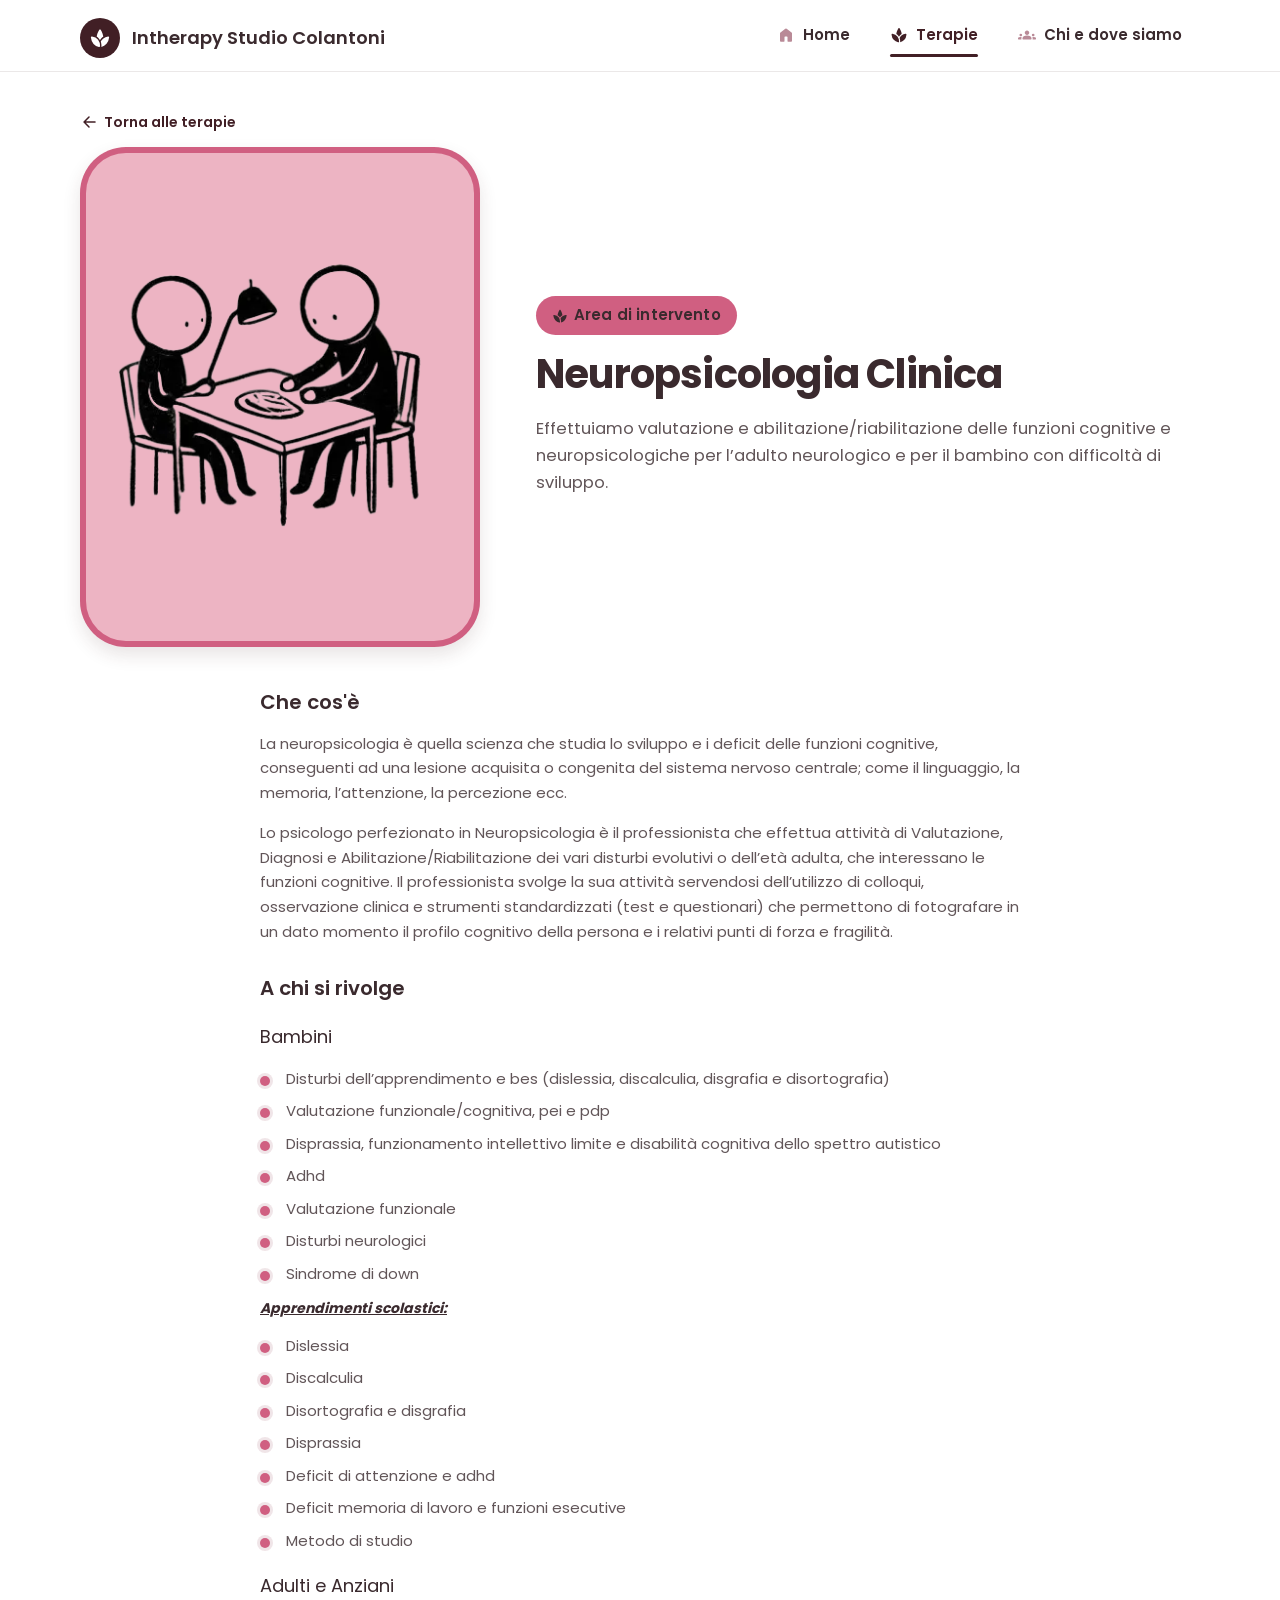
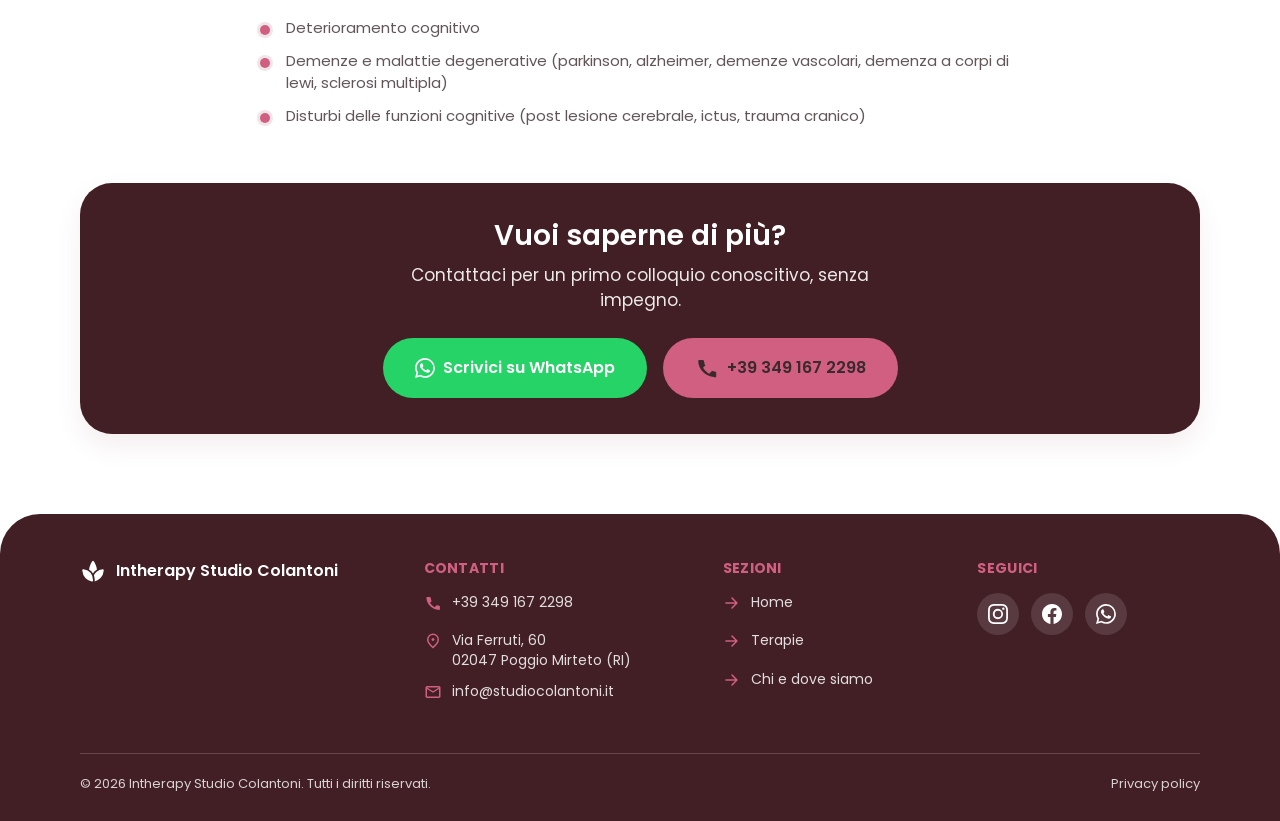
<file: neuropsicologia-clinica.html>
<!DOCTYPE html>
<html lang="it">

<head>
  <meta charset="UTF-8">
  <meta name="viewport" content="width=device-width, initial-scale=1">

  <title>Neuropsicologia Clinica | Intherapy Studio Colantoni</title>
  <meta name="description"
    content="Valutazione e riabilitazione delle funzioni cognitive — memoria, attenzione, linguaggio — a supporto della persona e della sua autonomia.">
  <link rel="canonical" href="https://IL-TUO-DOMINIO.it/neuropsicologia-clinica.html">

  <meta property="og:type" content="website">
  <meta property="og:locale" content="it_IT">
  <meta property="og:site_name" content="Intherapy Studio Colantoni">
  <meta property="og:title" content="Neuropsicologia Clinica | Intherapy Studio Colantoni">
  <meta property="og:description"
    content="Valutazione e riabilitazione delle funzioni cognitive — memoria, attenzione, linguaggio — a supporto della persona e della sua autonomia.">
  <meta property="og:url" content="https://IL-TUO-DOMINIO.it/neuropsicologia-clinica.html">

  <link rel="icon" type="image/png" href="favicon.png">
  <link rel="apple-touch-icon" href="assets/icons/Icon-192.png">
  <link rel="manifest" href="manifest.json">
  <meta name="theme-color" content="#995565">
  <link rel="preload" href="assets/fonts/poppins-latin-600-normal.woff2" as="font" type="font/woff2" crossorigin>
  <link rel="preload" href="assets/fonts/poppins-latin-400-normal.woff2" as="font" type="font/woff2" crossorigin>
  <link rel="stylesheet" href="assets/css/style.css">
</head>

<body>
  <svg xmlns="http://www.w3.org/2000/svg" class="sprite" aria-hidden="true">
    <symbol id="i-spa" viewBox="0 -960 960 960">
      <path
        d="M431-89q-135-32-232.5-134T83-499q-1-11 2-19.5T95-533q7-6 16-9.5t19-1.5q177 24 266.5 140T483-130q0 11-4 19t-12 14q-7 5-16 7.5t-20 .5Zm48-297q-22-38-60.5-82.5T337-530q2-64 35-152t78-157q6-9 14-13t16-4q8 0 16.5 4t13.5 13q46 69 78.5 157.5T623-530q-42 17-82.5 61.5T479-386Zm62 294q5-57-2.5-119.5T513-322q35-78 114.5-141T830-544q11-2 19.5 1.5T865-533q7 6 10.5 14.5T877-499q-17 171-112 271T541-92Z" />
    </symbol>
    <symbol id="i-home" viewBox="0 -960 960 960">
      <path
        d="M160-180v-390q0-14.25 6.38-27 6.37-12.75 17.62-21l260-195q15.68-12 35.84-12Q500-825 516-813l260 195q11.25 8.25 17.63 21 6.37 12.75 6.37 27v390q0 24.75-17.62 42.37Q764.75-120 740-120H590q-12.75 0-21.37-8.63Q560-137.25 560-150v-220q0-12.75-8.62-21.38Q542.75-400 530-400H430q-12.75 0-21.37 8.62Q400-382.75 400-370v220q0 12.75-8.62 21.37Q382.75-120 370-120H220q-24.75 0-42.37-17.63Q160-155.25 160-180Z" />
    </symbol>
    <symbol id="i-groups" viewBox="0 -960 960 960">
      <path
        d="M30-240q-12.75 0-21.37-8.63Q0-257.25 0-270v-23q0-38.57 41.5-62.78Q83-380 150.38-380q12.16 0 23.39.5t22.23 2.15q-8 17.35-12 35.17-4 17.81-4 37.18v65H30Zm240 0q-12.75 0-21.37-8.63Q240-257.25 240-270v-35q0-32 17.5-58.5T307-410q32-20 76.5-30t96.5-10q53 0 97.5 10t76.5 30q32 20 49 46.5t17 58.5v35q0 12.75-8.62 21.37Q702.75-240 690-240H270Zm510 0v-65q0-19.86-3.5-37.43T765-377.27q11-1.73 22.17-2.23 11.17-.5 22.83-.5 67.5 0 108.75 23.77T960-293v23q0 12.75-8.62 21.37Q942.75-240 930-240H780ZM149.57-410q-28.57 0-49.07-20.56Q80-451.13 80-480q0-29 20.56-49.5Q121.13-550 150-550q29 0 49.5 20.5t20.5 49.93q0 28.57-20.5 49.07T149.57-410Zm660 0q-28.57 0-49.07-20.56Q740-451.13 740-480q0-29 20.56-49.5Q781.13-550 810-550q29 0 49.5 20.5t20.5 49.93q0 28.57-20.5 49.07T809.57-410ZM480-480q-50 0-85-35t-35-85q0-51 35-85.5t85-34.5q51 0 85.5 34.5T600-600q0 50-34.5 85T480-480Z" />
    </symbol>
    <symbol id="i-favorite" viewBox="0 -960 960 960">
      <path
        d="M458-144q-11-4-19-12l-53-49Q262-320 171-424.5T80-643q0-90 60.5-150.5T290-854q51 0 101 24.5t89 80.5q44-56 91-80.5t99-24.5q89 0 149.5 60.5T880-643q0 114-91 218.5T574-205l-53 49q-8 8-19 12t-22 4q-11 0-22-4Z" />
    </symbol>
    <symbol id="i-verified" viewBox="0 -960 960 960">
      <path
        d="m437-433-73-76q-9-10-22-10t-23 9q-10 10-10 23t10 23l97 96q9 9 21 9t21-9l183-182q9-9 9-22t-10-22q-9-8-21.5-7.5T598-593L437-433ZM332-84l-62-106-124-25q-11-2-18.5-12t-5.5-21l14-120-79-92q-8-8-8-20t8-20l79-91-14-120q-2-11 5.5-21t18.5-12l124-25 62-107q6-10 17-14t22 1l109 51 109-51q11-5 22-1.5t17 13.5l63 108 123 25q11 2 18.5 12t5.5 21l-14 120 79 91q8 8 8 20t-8 20l-79 92 14 120q2 11-5.5 21T814-215l-123 25-63 107q-6 10-17 13.5T589-71l-109-51-109 51q-11 5-22 1t-17-14Z" />
    </symbol>
    <symbol id="i-self_improvement" viewBox="0 -960 960 960">
      <path
        d="M261-160q-26 0-43-17t-17-43q0-18 9-34.5t26-23.5l172-68v-138q-60 73-121.5 114T150-322q-12 2-21-7t-9-22q0-12 8.5-21t20.5-11q58-7 107-37t89-81l58-65q10-12 23.5-20t29.5-8h48q16 0 30 8t24 20l58 65q42 49 90 80t105 38q12 2 20.5 11t8.5 21q0 13-9 22t-21 7q-75-7-136.5-48T552-484v138l172 68q17 7 26 23.5t9 34.5q0 26-17 43t-43 17H396v-11q0-26 16-42t42-16h133q8 0 14-6t6-14q0-8-6-14t-14-6H454q-44 0-70 27t-26 71v11h-97Zm167.5-515.5Q407-697 407-727t21.5-51.5Q450-800 480-800t51.5 21.5Q553-757 553-727t-21.5 51.5Q510-654 480-654t-51.5-21.5Z" />
    </symbol>
    <symbol id="i-meeting_room" viewBox="0 -960 960 960">
      <path
        d="M150-120q-12.75 0-21.37-8.68-8.63-8.67-8.63-21.5 0-12.82 8.63-21.32 8.62-8.5 21.37-8.5h62v-630q0-12.75 8.63-21.38Q229.25-840 242-840h300q12.75 0 21.38 8.62Q572-822.75 572-810v15h147q12.75 0 21.38 8.62Q749-777.75 749-765v585h61q12.75 0 21.38 8.68 8.62 8.67 8.62 21.5 0 12.82-8.62 21.32-8.63 8.5-21.38 8.5h-91q-12.75 0-21.37-8.63Q689-137.25 689-150v-585H572v585q0 12.75-8.62 21.37Q554.75-120 542-120H150Zm329.5-388.5Q468-520 451-520t-28.5 11.5Q411-497 411-480t11.5 28.5Q434-440 451-440t28.5-11.5Q491-463 491-480t-11.5-28.5Z" />
    </symbol>
    <symbol id="i-psychology" viewBox="0 -960 960 960">
      <path
        d="m446-418 2 30q.74 6.22 4.78 10.11 4.05 3.89 9.94 3.89h32.39q5.89 0 10.02-3.89 4.12-3.89 4.87-10.11l2-30q12-2 22.47-8.46Q544.94-432.92 553-441l30 10q5 2 10 0t7.8-6.85l15.4-26.3q2.8-4.85 2.3-9.85t-5.19-9.17L593-499q5-14 5-29t-5-29l20.31-15.83Q618-577 618.5-582t-2.3-9.85l-15.4-26.3Q598-623 593-625t-10 0l-30 10q-8.33-7.69-19.17-13.85Q523-635 512-638l-2-30q-.74-6.22-4.78-10.11-4.05-3.89-9.94-3.89h-32.39q-5.89 0-10.01 3.89-4.13 3.89-4.88 10.11l-2 30q-11 3-21.83 9.15Q413.33-622.69 405-615l-30-10q-5-2-10 0t-7.8 6.85l-15.4 26.3Q339-587 339.5-582t5.19 9.17L365-557q-5 14-5 29t5 29l-20.31 15.83Q340-479 339.5-474t2.3 9.85l15.4 26.3Q360-433 365-431t10 0l30-10q8.06 8.08 18.53 14.54Q434-420 446-418Zm-16.5-60.38q-20.5-20.38-20.5-49.5t20.38-49.62q20.38-20.5 49.5-20.5t49.62 20.38q20.5 20.38 20.5 49.5t-20.38 49.62q-20.38 20.5-49.5 20.5t-49.62-20.38ZM270-80q-12.75 0-21.37-8.63Q240-97.25 240-110v-142q-57-52-88.5-121.5T120-520q0-150 105-255t255-105q125 0 221.5 73.5T827-615l55 218q4 14-5 25.5T853-360h-93v140q0 24.75-17.62 42.37Q724.75-160 700-160H600v50q0 12.75-8.62 21.37Q582.75-80 570-80H270Z" />
    </symbol>
    <symbol id="i-accessibility_new" viewBox="0 -960 960 960">
      <path
        d="M428.5-755.5Q407-777 407-807t21.5-51.5Q450-880 480-880t51.5 21.5Q553-837 553-807t-21.5 51.5Q510-734 480-734t-51.5-21.5ZM373-110v-503q-58-5-113.5-11.5T153-642q-14-3-21-14t-4-24q3-13 15-19t26-3q76 16 152 22.5t159 6.5q83 0 159-6.5T791-702q14-3 26 3t15 19q3 13-4 24t-21 14q-51 11-106.5 17.5T587-613v503q0 13-8.5 21.5T557-80q-13 0-21.5-8.5T527-110v-230h-94v230q0 13-8.5 21.5T403-80q-13 0-21.5-8.5T373-110Z" />
    </symbol>
    <symbol id="i-eco" viewBox="0 -960 960 960">
      <path
        d="M444-80q-42 0-78.5-8T298-112q32-119 87.5-230.5T535-529q-112 54-194.5 150T228-161q-4-4-7.5-7t-7.5-7q-45-45-69-103t-24-122q0-69 26-133t75-113q70-72 175-97t303-17q20 1 36.5 8.5T765-731q13 13 21 29.5t9 36.5q10 194-17 302t-99 180q-48 50-109 76.5T444-80Z" />
    </symbol>
    <symbol id="i-healing" viewBox="0 -960 960 960">
      <path
        d="M217-98 98-217q-19-17-19-43t19-43l564-564q18-18 43-17.5t43 17.5l119 119q17 18 17.5 43T867-662L303-98q-17 19-43 19t-43-19Zm287-158 205-205 158 158q18 18 18 43t-18 43L743-93q-17 17-40.5 14.5T662-98L504-256Zm7-125q11-11 11-28t-11-28q-11-11-28-11t-28 11q-11 11-11 28t11 28q11 11 28 11t28-11Zm-102-63q17 0 28-11t11-28q0-17-11-28t-28-11q-17 0-28 11t-11 28q0 17 11 28t28 11Zm147 0q17 0 28-11t11-28q0-17-11-28t-28-11q-17 0-28 11t-11 28q0 17 11 28t28 11Zm-299-58L95-664q-17-17-18-39.5T93-743l124-124q18-18 43-18t43 18l158 158-204 207Zm254-26q11-11 11-28t-11-28q-11-11-28-11t-28 11q-11 11-11 28t11 28q11 11 28 11t28-11Z" />
    </symbol>
    <symbol id="i-schedule" viewBox="0 -960 960 960">
      <path
        d="M513-492v-171q0-13-8.5-21.5T483-693q-13 0-21.5 8.5T453-663v183q0 6 2 11t6 10l144 149q9 10 22.5 9.5T650-310q9-9 9-22t-9-22L513-492ZM480-80q-82 0-155-31.5t-127.5-86Q143-252 111.5-325T80-480q0-82 31.5-155t86-127.5Q252-817 325-848.5T480-880q82 0 155 31.5t127.5 86Q817-708 848.5-635T880-480q0 82-31.5 155t-86 127.5Q708-143 635-111.5T480-80Z" />
    </symbol>
    <symbol id="i-camera_alt" viewBox="0 -960 960 960">
      <path
        d="M480-267q72 0 121-49t49-121q0-73-49-121.5T480-607q-73 0-121.5 48.5T310-437q0 72 48.5 121T480-267Zm0-60q-48 0-79-31.5T370-437q0-48 31-79t79-31q47 0 78.5 31t31.5 79q0 47-31.5 78.5T480-327ZM140-120q-24 0-42-18t-18-42v-513q0-23 18-41.5t42-18.5h147l55-66q8-11 20-16t26-5h184q14 0 26 5t20 16l55 66h147q23 0 41.5 18.5T880-693v513q0 24-18.5 42T820-120H140Z" />
    </symbol>
    <symbol id="i-open_in_new" viewBox="0 -960 960 960">
      <path
        d="M180-120q-24 0-42-18t-18-42v-600q0-24 18-42t42-18h249q12.75 0 21.38 8.68 8.62 8.67 8.62 21.5 0 12.82-8.62 21.32-8.63 8.5-21.38 8.5H180v600h600v-249q0-12.75 8.68-21.38 8.67-8.62 21.5-8.62 12.82 0 21.32 8.62 8.5 8.63 8.5 21.38v249q0 24-18 42t-42 18H180Zm600-617L403-360q-9 9-21 8.5t-21-9.5q-9-9-9-21t9-21l377-377H549q-12.75 0-21.37-8.68-8.63-8.67-8.63-21.5 0-12.82 8.63-21.32 8.62-8.5 21.37-8.5h261q12.75 0 21.38 8.62Q840-822.75 840-810v261q0 12.75-8.68 21.37-8.67 8.63-21.5 8.63-12.82 0-21.32-8.63-8.5-8.62-8.5-21.37v-188Z" />
    </symbol>
    <symbol id="i-menu" viewBox="0 -960 960 960">
      <path
        d="M150-240q-12.75 0-21.37-8.68-8.63-8.67-8.63-21.5 0-12.82 8.63-21.32 8.62-8.5 21.37-8.5h660q12.75 0 21.38 8.68 8.62 8.67 8.62 21.5 0 12.82-8.62 21.32-8.63 8.5-21.38 8.5H150Zm0-210q-12.75 0-21.37-8.68-8.63-8.67-8.63-21.5 0-12.82 8.63-21.32 8.62-8.5 21.37-8.5h660q12.75 0 21.38 8.68 8.62 8.67 8.62 21.5 0 12.82-8.62 21.32-8.63 8.5-21.38 8.5H150Zm0-210q-12.75 0-21.37-8.68-8.63-8.67-8.63-21.5 0-12.82 8.63-21.32 8.62-8.5 21.37-8.5h660q12.75 0 21.38 8.68 8.62 8.67 8.62 21.5 0 12.82-8.62 21.32-8.63 8.5-21.38 8.5H150Z" />
    </symbol>
    <symbol id="i-wifi_off" viewBox="0 -960 960 960">
      <path
        d="M784-91 411-463q-42 10-78 29.5T267-389q-15 12-33.5 13.5T201-388q-14-14-13-32.5t15-31.5q29-26 62-46t75-37L229-646q-35 18-68.5 40.5T98-558q-15 13-34 13.5T31-558q-14-14-12.5-32.5T34-622q30-27 62-50t65-41l-71-71q-9-9-9-21.5t9-21.5q9-9 21.5-9t21.5 9l694 694q9 9 9 21t-9 21q-9 9-21.5 9T784-91Zm-367-63q-27-27-27-63t27-63q27-27 63-27t63 27q27 27 27 63t-27 63q-27 27-63 27t-63-27Zm343-235q-14 14-33 14t-34-13q-32-27-71.5-57T549-500l-12-9q-15-11-7-29t28-14q57 11 104.5 35.5T754-454q15 13 17.5 32T760-389Zm169-169q-14 14-33.5 13.5T861-558q-83-70-178-111t-203-41q-37 0-71 4.5T352-693q-18 6-34.5-2.5T295-722q-6-18 2.5-35.5T324-780q36-11 75.5-15.5T480-800q128 0 241.5 48.5T926-622q14 13 15.5 31.5T929-558Z" />
    </symbol>
    <symbol id="i-call" viewBox="0 -960 960 960">
      <path
        d="M760-123q-118 0-232.5-53T322-322Q235-409 182-523.5T129-756q0-18 12-30t30-12h146q14 0 24 9t14 23l27 116q2 12-.5 22.5T417-590l-95 95q45 76 106 137t137 106l92-92q9-9 21-12t24-1l114 26q14 3 23 13.5t9 24.5v147q0 18-12 30t-30 12Z" />
    </symbol>
    <symbol id="i-mail" viewBox="0 -960 960 960">
      <path
        d="M160-160q-33 0-56.5-23.5T80-240v-480q0-33 23.5-56.5T160-800h640q33 0 56.5 23.5T880-720v480q0 33-23.5 56.5T800-160H160Zm320-280L160-640v400h640v-400L480-440Zm0-80 320-200H160l320 200ZM160-640v-80 480-400Z" />
    </symbol>
    <symbol id="i-place" viewBox="0 -960 960 960">
      <path
        d="M480-480q33 0 56.5-23.5T560-560q0-33-23.5-56.5T480-640q-33 0-56.5 23.5T400-560q0 33 23.5 56.5T480-480Zm0 294q122-112 181-203.5T720-552q0-109-69.5-178.5T480-800q-101 0-170.5 69.5T240-552q0 71 59 162.5T480-186Zm0 106Q319-217 239.5-334.5T160-552q0-150 96.5-239T480-880q127 0 223.5 89T800-552q0 100-79.5 217.5T480-80Zm0-472Z" />
    </symbol>
    <symbol id="i-star" viewBox="0 -960 960 960">
      <path d="m233-80 65-281L80-550l288-25 112-265 112 265 288 25-218 189 65 281-247-149L233-80Z" />
    </symbol>
    <symbol id="i-arrow_forward" viewBox="0 -960 960 960">
      <path
        d="M647-440H160q-17 0-28.5-11.5T120-480q0-17 11.5-28.5T160-520h487L451-716q-12-12-11.5-28.5T451-773q12-12 28.5-12t28.5 12l264 265q6 6 8.5 13t2.5 15q0 8-2.5 15t-8.5 13L508-187q-12 12-28.5 11.5T451-188q-11-12-11.5-28t11.5-28l196-196Z" />
    </symbol>
    <symbol id="i-description" viewBox="0 -960 960 960">
      <path
        d="M240-80q-33 0-56.5-23.5T160-160v-640q0-33 23.5-56.5T240-880h287q16 0 30.5 6t25.5 17l194 194q11 11 17 25.5t6 30.5v487q0 33-23.5 56.5T720-80H240Zm280-560v-160H240v640h480v-480H560q-17 0-28.5-11.5T520-640ZM320-280h320q17 0 28.5-11.5T680-320q0-17-11.5-28.5T640-360H320q-17 0-28.5 11.5T280-320q0 17 11.5 28.5T320-280Zm0-160h320q17 0 28.5-11.5T680-480q0-17-11.5-28.5T640-520H320q-17 0-28.5 11.5T280-480q0 17 11.5 28.5T320-440Z" />
    </symbol>
  </svg>
  <div class="layout">

    <!-- ═══════════ Barra di navigazione (TopNavBar) ═══════════ -->
    <header class="topbar">
      <a class="brand" href="index.html">
        <span class="brand__mark"><svg class="icon" aria-hidden="true">
            <use href="#i-spa"></use>
          </svg></span>
        <span class="brand__name">Intherapy Studio Colantoni</span>
      </a>

      <nav class="nav" aria-label="Navigazione principale">
        <a class="nav__item" href="index.html"><svg class="icon" aria-hidden="true">
            <use href="#i-home"></use>
          </svg>Home</a>
        <a class="nav__item" href="terapie.html" aria-current="page"><svg class="icon" aria-hidden="true">
            <use href="#i-spa"></use>
          </svg>Terapie</a>
        <a class="nav__item" href="chi-e-dove-siamo.html"><svg class="icon" aria-hidden="true">
            <use href="#i-groups"></use>
          </svg>Chi e dove siamo</a>
      </nav>

      <button class="menu-btn" type="button" aria-label="Apri il menu" aria-controls="drawer" aria-expanded="false">
        <svg class="icon" aria-hidden="true">
          <use href="#i-menu"></use>
        </svg>
      </button>
    </header>

    <!-- Drawer mobile (AppEndDrawer) -->
    <div class="scrim" id="scrim"></div>
    <aside class="drawer" id="drawer" aria-hidden="true" aria-label="Menu">
      <a class="brand" href="index.html">
        <span class="brand__mark"><svg class="icon" aria-hidden="true">
            <use href="#i-spa"></use>
          </svg></span>
        <span class="brand__name">Intherapy Studio Colantoni</span>
      </a>
      <ul class="drawer__list">
        <li><a class="drawer__item" href="index.html"><svg class="icon" aria-hidden="true">
              <use href="#i-home"></use>
            </svg>Home</a></li>
        <li><a class="drawer__item" href="terapie.html" aria-current="page"><svg class="icon" aria-hidden="true">
              <use href="#i-spa"></use>
            </svg>Terapie</a></li>
        <li><a class="drawer__item" href="chi-e-dove-siamo.html"><svg class="icon" aria-hidden="true">
              <use href="#i-groups"></use>
            </svg>Chi e dove siamo</a></li>
      </ul>
    </aside>

    <main class="page">
      <a class="back-link" href="terapie.html"><svg class="icon" aria-hidden="true">
          <use href="#i-arrow_forward"></use>
        </svg>Torna alle terapie</a>

      <!-- Intestazione della terapia: foto + titolo + introduzione. -->
      <section class="feature-hero">
        <div class="feature-hero__media">
          <div class="photo photo--xl">
            <picture>
              <source srcset="assets/img/neuropsicologia_clinica.webp" type="image/webp">

              <source srcset="assets/img/neuropsicologia_clinica.png" type="image/png">

              <img src="assets/img/neuropsicologia_clinica.png" alt="neuropsicologia clinica" width="600" height="450">
            </picture>
          </div>
        </div>
        <div class="feature-hero__text">
          <span class="pill"><svg class="icon" aria-hidden="true">
              <use href="#i-spa"></use>
            </svg>Area di intervento</span>
          <h1 class="display-sm feature-hero__title">Neuropsicologia Clinica</h1>
          <p class="body-md">Effettuiamo valutazione e abilitazione/riabilitazione delle
            funzioni cognitive e neuropsicologiche per l’adulto neurologico e per il bambino con
            difficoltà di sviluppo.</p>
        </div>
      </section>

      <!-- Approfondimento (testo placeholder, da sostituire con i contenuti reali). -->
      <div class="prose">
        <div class="prose__block">
          <h2 class="title-lg prose__h">Che cos'è</h2>
          <p class="prose__p">
            La neuropsicologia è quella scienza che studia lo sviluppo e i deficit delle funzioni cognitive, conseguenti
            ad una lesione acquisita o congenita del sistema nervoso centrale; come il linguaggio, la memoria,
            l’attenzione, la percezione ecc.</p>
          <p class="prose__p">
            Lo psicologo perfezionato in Neuropsicologia è il professionista che effettua attività di Valutazione,
            Diagnosi e Abilitazione/Riabilitazione dei vari disturbi evolutivi o dell’età adulta, che interessano le
            funzioni cognitive. Il professionista svolge la sua attività servendosi dell’utilizzo di colloqui,
            osservazione clinica e strumenti standardizzati (test e questionari) che permettono di fotografare in un
            dato momento il profilo cognitivo della persona e i relativi punti di forza e fragilità.
          </p>
        </div>
        <div class="prose__block">
          <h2 class="title-lg prose__h">A chi si rivolge</h2>
          <h3 class="title-mg">Bambini</h3>
          <ul class="prose__list">
            <li>Disturbi dell’apprendimento e bes (dislessia, discalculia, disgrafia e disortografia)</li>
            <li>Valutazione funzionale/cognitiva, pei e pdp</li>
            <li>Disprassia, funzionamento intellettivo limite e disabilità cognitiva
              dello spettro autistico</li>
            <li>Adhd</li>
            <li>Valutazione funzionale</li>
            <li>Disturbi neurologici</li>
            <li>Sindrome di down</li>
            <span class="caption-sm-bold-italic">Apprendimenti scolastici:<p></p></span>
            <li>Dislessia</li>
            <li>Discalculia</li>
            <li>Disortografia e disgrafia</li>
            <li>Disprassia</li>
            <li>Deficit di attenzione e adhd</li>
            <li>Deficit memoria di lavoro e funzioni esecutive</li>
            <li>Metodo di studio</li>
          </ul>
          <h3 class="title-mg">Adulti e Anziani</h3>
          <ul class="prose__list">
            <li>Deterioramento cognitivo</li>
            <li>Demenze e malattie degenerative (parkinson, alzheimer, demenze vascolari, demenza a corpi di lewi,
              sclerosi multipla)</li>
            <li>Disturbi delle funzioni cognitive (post lesione cerebrale, ictus, trauma cranico)</li>
        </div>
      </div>

      <!-- CTA finale -->
      <section class="cta-band">
        <h2 class="headline-md cta-band__title">Vuoi saperne di più?</h2>
        <p class="body-md cta-band__lead">Contattaci per un primo colloquio conoscitivo, senza impegno.</p>
        <div class="cta-band__actions">
          <a class="btn btn--whatsapp" href="https://wa.me/message/WDTUO3AL5MNND1" target="_blank"
            rel="noopener noreferrer"><svg xmlns="http://www.w3.org/2000/svg" width="20" height="20"
              viewBox="0 0 16 16">
              <path
                d="M13.601 2.326A7.85 7.85 0 0 0 7.994 0C3.627 0 .068 3.558.064 7.926c0 1.399.366 2.76 1.057 3.965L0 16l4.204-1.102a7.9 7.9 0 0 0 3.79.965h.004c4.368 0 7.926-3.558 7.93-7.93A7.9 7.9 0 0 0 13.6 2.326zM7.994 14.521a6.6 6.6 0 0 1-3.356-.92l-.24-.144-2.494.654.666-2.433-.156-.251a6.56 6.56 0 0 1-1.007-3.505c0-3.626 2.957-6.584 6.591-6.584a6.56 6.56 0 0 1 4.66 1.931 6.56 6.56 0 0 1 1.928 4.66c-.004 3.639-2.961 6.592-6.592 6.592m3.615-4.934c-.197-.099-1.17-.578-1.353-.646-.182-.065-.315-.099-.445.099-.133.197-.513.646-.627.775-.114.133-.232.148-.43.05-.197-.1-.836-.308-1.592-.985-.59-.525-.985-1.175-1.103-1.372-.114-.198-.011-.304.088-.403.087-.088.197-.232.296-.346.1-.114.133-.198.198-.33.065-.134.034-.248-.015-.347-.05-.099-.445-1.076-.612-1.47-.16-.389-.323-.335-.445-.34-.114-.007-.247-.007-.38-.007a.73.73 0 0 0-.529.247c-.182.198-.691.677-.691 1.654s.71 1.916.81 2.049c.098.133 1.394 2.132 3.383 2.992.47.205.84.326 1.129.418.475.152.904.129 1.246.08.38-.058 1.171-.48 1.338-.943.164-.464.164-.86.114-.943-.049-.084-.182-.133-.38-.232">
              </path>
            </svg>Scrivici su WhatsApp</a>
          <a class="btn btn--secondary" href="tel:+393491672298"><svg class="icon" aria-hidden="true">
              <use href="#i-call"></use>
            </svg>+39 349 167 2298</a>
        </div>
      </section>
    </main>

    <!-- ═══════════ Footer (su tutte le pagine) ═══════════ -->
    <footer class="footer">
      <div class="footer__grid">

        <!-- Colonna 1: brand -->
        <div class="footer__brand">
          <svg class="icon" aria-hidden="true">
            <use href="#i-spa"></use>
          </svg>
          <span class="footer__name">Intherapy Studio Colantoni</span>
        </div>

        <!-- Colonna 2: contatti (telefono, indirizzo, email) -->
        <div>
          <p class="footer__col-title">Contatti</p>
          <ul class="footer__list">
            <li><a class="footer__link" href="tel:+393491672298"><svg class="icon" aria-hidden="true">
                  <use href="#i-call"></use>
                </svg><span>+39 349 167 2298</span></a></li>
            <li><a class="footer_link"
                href="https://www.google.com/maps/place/Intherapy+Studio+Colantoni/@42.2591902,12.6850825,699m/data=!3m1!1e3!4m6!3m5!1s0x132f0ee7e6fbb7f1:0x973da9ca197ae74b!8m2!3d42.2592497!4d12.6875785!16s%2Fg%2F11h6nntkn4!5m2!1e2!1e4?authuser=0&entry=ttu&g_ep=EgoyMDI2MDgwNS4xIKXMDSoASAFQAw%3D%3D"
                target="_blank" rel="noopener noreferrer"><span class="footer__link"><svg class="icon"
                    aria-hidden="true">
                    <use href="#i-place"></use>
                  </svg><span>Via Ferruti, 60<br>02047 Poggio Mirteto (RI)</span></span></a></li>
            <li><a class="footer__link" href="mailto:info@studiocolantoni.it"><svg class="icon" aria-hidden="true">
                  <use href="#i-mail"></use>
                </svg><span>info@studiocolantoni.it</span></a></li>
          </ul>
        </div>

        <!-- Colonna 3: link rapidi alle 3 sezioni principali -->
        <div>
          <p class="footer__col-title">Sezioni</p>
          <ul class="footer__list">
            <li><a class="footer__link" href="index.html"><svg class="icon" aria-hidden="true">
                  <use href="#i-arrow_forward"></use>
                </svg><span>Home</span></a></li>
            <li><a class="footer__link" href="terapie.html"><svg class="icon" aria-hidden="true">
                  <use href="#i-arrow_forward"></use>
                </svg><span>Terapie</span></a></li>
            <li><a class="footer__link" href="chi-e-dove-siamo.html"><svg class="icon" aria-hidden="true">
                  <use href="#i-arrow_forward"></use>
                </svg><span>Chi e dove siamo</span></a></li>
          </ul>
        </div>

        <!-- Colonna 4: social -->
        <div>
          <p class="footer__col-title">Seguici</p>
          <div class="footer__social">
            <a href="https://www.instagram.com/intherapy.studiocolantoni" target="_blank" rel="noopener noreferrer"
              aria-label="Instagram"><svg xmlns="http://www.w3.org/2000/svg" width="20" height="20" viewBox="0 0 16 16">
                <path
                  d="M8 0C5.829 0 5.556.01 4.703.048 3.85.088 3.269.222 2.76.42a3.9 3.9 0 0 0-1.417.923A3.9 3.9 0 0 0 .42 2.76C.222 3.268.087 3.85.048 4.7.01 5.555 0 5.827 0 8.001c0 2.172.01 2.444.048 3.297.04.852.174 1.433.372 1.942.205.526.478.972.923 1.417.444.445.89.719 1.416.923.51.198 1.09.333 1.942.372C5.555 15.99 5.827 16 8 16s2.444-.01 3.298-.048c.851-.04 1.434-.174 1.943-.372a3.9 3.9 0 0 0 1.416-.923c.445-.445.718-.891.923-1.417.197-.509.332-1.09.372-1.942C15.99 10.445 16 10.173 16 8s-.01-2.445-.048-3.299c-.04-.851-.175-1.433-.372-1.941a3.9 3.9 0 0 0-.923-1.417A3.9 3.9 0 0 0 13.24.42c-.51-.198-1.092-.333-1.943-.372C10.443.01 10.172 0 7.998 0zm-.717 1.442h.718c2.136 0 2.389.007 3.232.046.78.035 1.204.166 1.486.275.373.145.64.319.92.599s.453.546.598.92c.11.281.24.705.275 1.485.039.843.047 1.096.047 3.231s-.008 2.389-.047 3.232c-.035.78-.166 1.203-.275 1.485a2.5 2.5 0 0 1-.599.919c-.28.28-.546.453-.92.598-.28.11-.704.24-1.485.276-.843.038-1.096.047-3.232.047s-2.39-.009-3.233-.047c-.78-.036-1.203-.166-1.485-.276a2.5 2.5 0 0 1-.92-.598 2.5 2.5 0 0 1-.6-.92c-.109-.281-.24-.705-.275-1.485-.038-.843-.046-1.096-.046-3.233s.008-2.388.046-3.231c.036-.78.166-1.204.276-1.486.145-.373.319-.64.599-.92s.546-.453.92-.598c.282-.11.705-.24 1.485-.276.738-.034 1.024-.044 2.515-.045zm4.988 1.328a.96.96 0 1 0 0 1.92.96.96 0 0 0 0-1.92m-4.27 1.122a4.109 4.109 0 1 0 0 8.217 4.109 4.109 0 0 0 0-8.217m0 1.441a2.667 2.667 0 1 1 0 5.334 2.667 2.667 0 0 1 0-5.334">
                </path>
              </svg></a>
            <a href="https://www.facebook.com/dott.ssakatiacolantonipsicologa" target="_blank" rel="noopener noreferrer"
              aria-label="Facebook"><svg xmlns="http://www.w3.org/2000/svg" width="20" height="20" viewBox="0 0 16 16">
                <path
                  d="M16 8.049c0-4.446-3.582-8.05-8-8.05C3.58 0-.002 3.603-.002 8.05c0 4.017 2.926 7.347 6.75 7.951v-5.625h-2.03V8.05H6.75V6.275c0-2.017 1.195-3.131 3.022-3.131.876 0 1.791.157 1.791.157v1.98h-1.009c-.993 0-1.303.621-1.303 1.258v1.51h2.218l-.354 2.326H9.25V16c3.824-.604 6.75-3.934 6.75-7.951">
                </path>
              </svg></a>
            <a href="https://wa.me/message/WDTUO3AL5MNND1" target="_blank" rel="noopener noreferrer"
              aria-label="WhatsApp"><svg xmlns="http://www.w3.org/2000/svg" width="20" height="20" viewBox="0 0 16 16">
                <path
                  d="M13.601 2.326A7.85 7.85 0 0 0 7.994 0C3.627 0 .068 3.558.064 7.926c0 1.399.366 2.76 1.057 3.965L0 16l4.204-1.102a7.9 7.9 0 0 0 3.79.965h.004c4.368 0 7.926-3.558 7.93-7.93A7.9 7.9 0 0 0 13.6 2.326zM7.994 14.521a6.6 6.6 0 0 1-3.356-.92l-.24-.144-2.494.654.666-2.433-.156-.251a6.56 6.56 0 0 1-1.007-3.505c0-3.626 2.957-6.584 6.591-6.584a6.56 6.56 0 0 1 4.66 1.931 6.56 6.56 0 0 1 1.928 4.66c-.004 3.639-2.961 6.592-6.592 6.592m3.615-4.934c-.197-.099-1.17-.578-1.353-.646-.182-.065-.315-.099-.445.099-.133.197-.513.646-.627.775-.114.133-.232.148-.43.05-.197-.1-.836-.308-1.592-.985-.59-.525-.985-1.175-1.103-1.372-.114-.198-.011-.304.088-.403.087-.088.197-.232.296-.346.1-.114.133-.198.198-.33.065-.134.034-.248-.015-.347-.05-.099-.445-1.076-.612-1.47-.16-.389-.323-.335-.445-.34-.114-.007-.247-.007-.38-.007a.73.73 0 0 0-.529.247c-.182.198-.691.677-.691 1.654s.71 1.916.81 2.049c.098.133 1.394 2.132 3.383 2.992.47.205.84.326 1.129.418.475.152.904.129 1.246.08.38-.058 1.171-.48 1.338-.943.164-.464.164-.86.114-.943-.049-.084-.182-.133-.38-.232">
                </path>
              </svg></a>
          </div>
        </div>

      </div>

      <div class="footer__bottom">
        <p class="footer__copy">© 2026 Intherapy Studio Colantoni. Tutti i diritti riservati.</p>
        <nav class="footer__legal" aria-label="Note legali">
          <a href="privacy.html">Privacy policy</a>
        </nav>
      </div>
    </footer>

  </div>

  <script src="assets/js/main.js" defer></script>
</body>

</html>
</file>
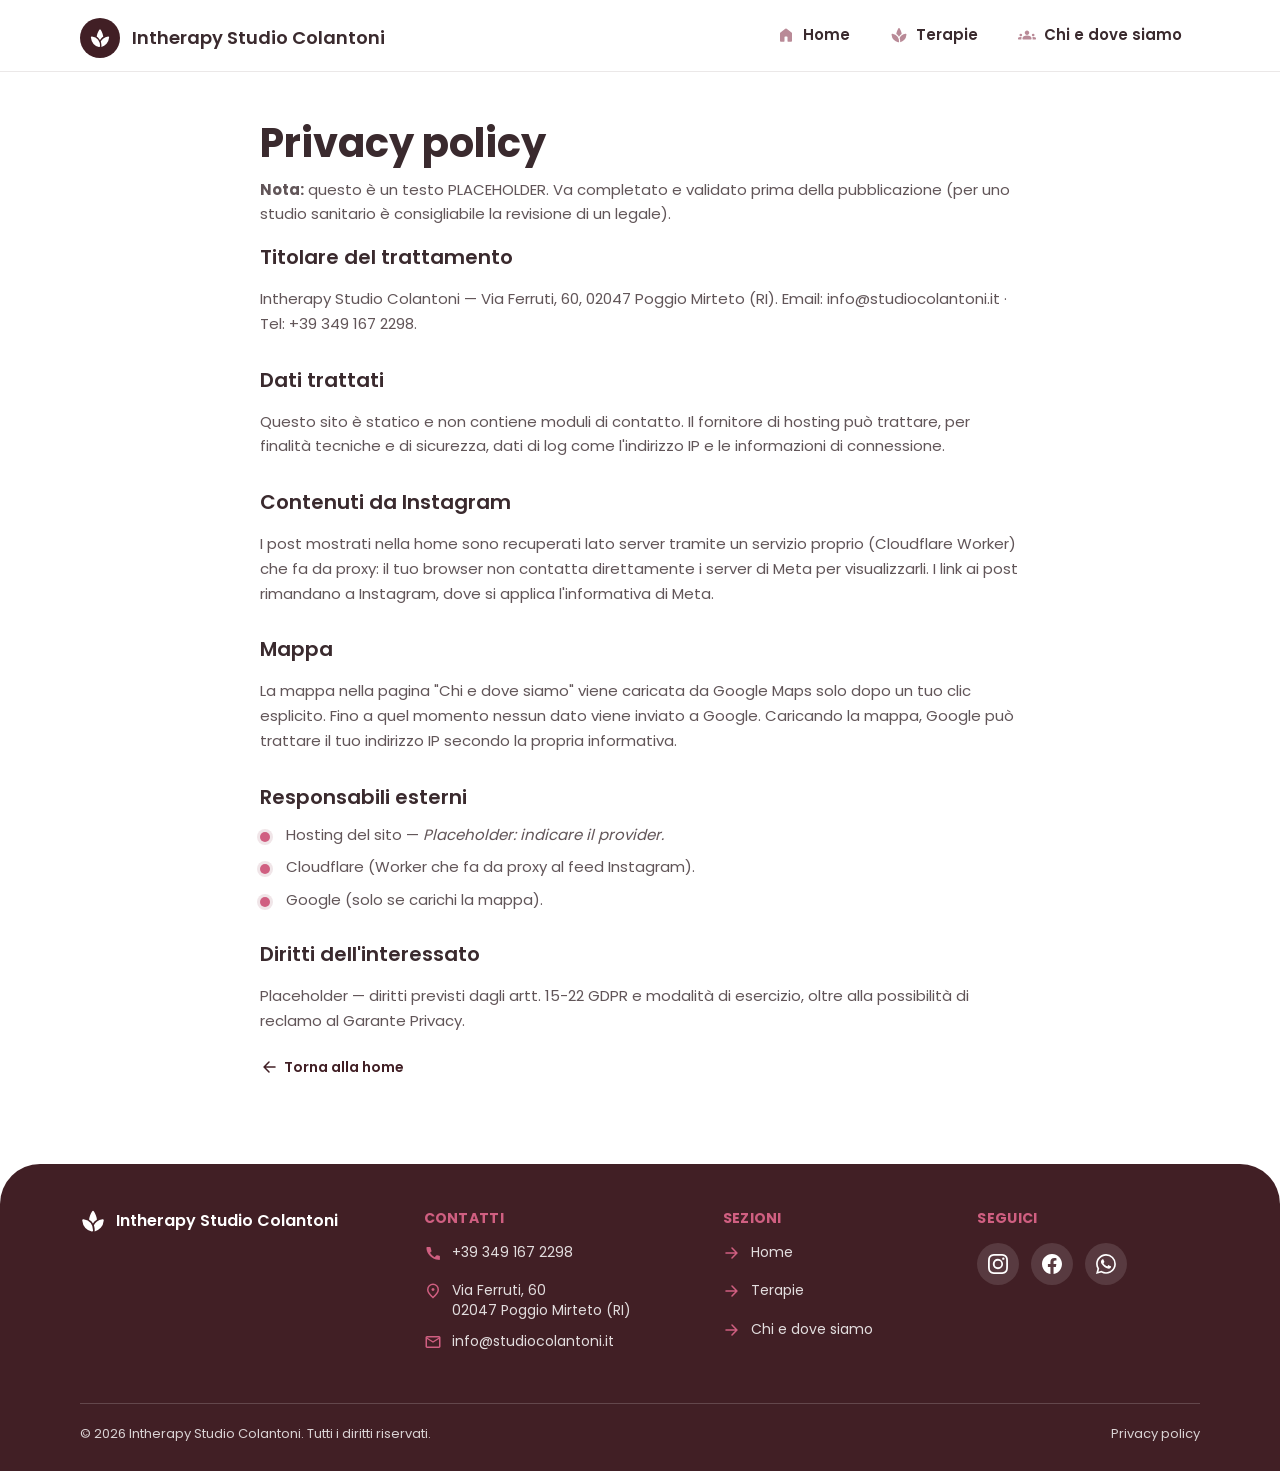
<file: privacy.html>
<!DOCTYPE html>
<html lang="it">

<head>
  <meta charset="UTF-8">
  <meta name="viewport" content="width=device-width, initial-scale=1">
  <!-- ============================================================
       View Transitions: quando il browser "salta" la dissolvenza fra
       due pagine (navigazione veloce, ripristino da bfcache col tasto
       indietro/avanti, prefers-reduced-motion, budget scaduto) la promise
       interna della transizione viene rifiutata con
       AbortError: "Transition was skipped".
       Non e' un errore — la pagina cambia comunque — ma finisce in console.
       Questa guardia lo silenzia senza toccare nulla del funzionamento.
       Va inline e in testa cosi' e' registrata prima che l'evento si verifichi.
       ============================================================ -->
  <script>
    addEventListener("unhandledrejection", function (e) {
      var r = e && e.reason;
      if (r && r.name === "AbortError" && /transition/i.test(r.message || "")) {
        e.preventDefault();
      }
    });
  </script>

  <title>Privacy policy | Intherapy Studio Colantoni</title>
  <meta name="description" content="Informativa sulla privacy dello Intherapy Studio Colantoni.">
  <link rel="canonical" href="https://IL-TUO-DOMINIO.it/privacy.html">

  <meta property="og:type" content="website">
  <meta property="og:locale" content="it_IT">
  <meta property="og:site_name" content="Intherapy Studio Colantoni">
  <meta property="og:title" content="Privacy policy | Intherapy Studio Colantoni">
  <meta property="og:description" content="Informativa sulla privacy dello Intherapy Studio Colantoni.">
  <meta property="og:url" content="https://IL-TUO-DOMINIO.it/privacy.html">

  <link rel="icon" type="image/png" href="favicon.png">
  <link rel="apple-touch-icon" href="assets/icons/Icon-192.png">
  <link rel="manifest" href="manifest.json">
  <meta name="theme-color" content="#995565">
  <link rel="preload" href="assets/fonts/poppins-latin-600-normal.woff2" as="font" type="font/woff2" crossorigin>
  <link rel="preload" href="assets/fonts/poppins-latin-400-normal.woff2" as="font" type="font/woff2" crossorigin>
  <link rel="stylesheet" href="assets/css/style.css">
</head>

<body>
  <svg xmlns="http://www.w3.org/2000/svg" class="sprite" aria-hidden="true"><symbol id="i-spa" viewBox="0 -960 960 960"><path d="M431-89q-135-32-232.5-134T83-499q-1-11 2-19.5T95-533q7-6 16-9.5t19-1.5q177 24 266.5 140T483-130q0 11-4 19t-12 14q-7 5-16 7.5t-20 .5Zm48-297q-22-38-60.5-82.5T337-530q2-64 35-152t78-157q6-9 14-13t16-4q8 0 16.5 4t13.5 13q46 69 78.5 157.5T623-530q-42 17-82.5 61.5T479-386Zm62 294q5-57-2.5-119.5T513-322q35-78 114.5-141T830-544q11-2 19.5 1.5T865-533q7 6 10.5 14.5T877-499q-17 171-112 271T541-92Z" /></symbol><symbol id="i-home" viewBox="0 -960 960 960"><path d="M160-180v-390q0-14.25 6.38-27 6.37-12.75 17.62-21l260-195q15.68-12 35.84-12Q500-825 516-813l260 195q11.25 8.25 17.63 21 6.37 12.75 6.37 27v390q0 24.75-17.62 42.37Q764.75-120 740-120H590q-12.75 0-21.37-8.63Q560-137.25 560-150v-220q0-12.75-8.62-21.38Q542.75-400 530-400H430q-12.75 0-21.37 8.62Q400-382.75 400-370v220q0 12.75-8.62 21.37Q382.75-120 370-120H220q-24.75 0-42.37-17.63Q160-155.25 160-180Z" /></symbol><symbol id="i-groups" viewBox="0 -960 960 960"><path d="M30-240q-12.75 0-21.37-8.63Q0-257.25 0-270v-23q0-38.57 41.5-62.78Q83-380 150.38-380q12.16 0 23.39.5t22.23 2.15q-8 17.35-12 35.17-4 17.81-4 37.18v65H30Zm240 0q-12.75 0-21.37-8.63Q240-257.25 240-270v-35q0-32 17.5-58.5T307-410q32-20 76.5-30t96.5-10q53 0 97.5 10t76.5 30q32 20 49 46.5t17 58.5v35q0 12.75-8.62 21.37Q702.75-240 690-240H270Zm510 0v-65q0-19.86-3.5-37.43T765-377.27q11-1.73 22.17-2.23 11.17-.5 22.83-.5 67.5 0 108.75 23.77T960-293v23q0 12.75-8.62 21.37Q942.75-240 930-240H780ZM149.57-410q-28.57 0-49.07-20.56Q80-451.13 80-480q0-29 20.56-49.5Q121.13-550 150-550q29 0 49.5 20.5t20.5 49.93q0 28.57-20.5 49.07T149.57-410Zm660 0q-28.57 0-49.07-20.56Q740-451.13 740-480q0-29 20.56-49.5Q781.13-550 810-550q29 0 49.5 20.5t20.5 49.93q0 28.57-20.5 49.07T809.57-410ZM480-480q-50 0-85-35t-35-85q0-51 35-85.5t85-34.5q51 0 85.5 34.5T600-600q0 50-34.5 85T480-480Z" /></symbol><symbol id="i-favorite" viewBox="0 -960 960 960"><path d="M458-144q-11-4-19-12l-53-49Q262-320 171-424.5T80-643q0-90 60.5-150.5T290-854q51 0 101 24.5t89 80.5q44-56 91-80.5t99-24.5q89 0 149.5 60.5T880-643q0 114-91 218.5T574-205l-53 49q-8 8-19 12t-22 4q-11 0-22-4Z" /></symbol><symbol id="i-verified" viewBox="0 -960 960 960"><path d="m437-433-73-76q-9-10-22-10t-23 9q-10 10-10 23t10 23l97 96q9 9 21 9t21-9l183-182q9-9 9-22t-10-22q-9-8-21.5-7.5T598-593L437-433ZM332-84l-62-106-124-25q-11-2-18.5-12t-5.5-21l14-120-79-92q-8-8-8-20t8-20l79-91-14-120q-2-11 5.5-21t18.5-12l124-25 62-107q6-10 17-14t22 1l109 51 109-51q11-5 22-1.5t17 13.5l63 108 123 25q11 2 18.5 12t5.5 21l-14 120 79 91q8 8 8 20t-8 20l-79 92 14 120q2 11-5.5 21T814-215l-123 25-63 107q-6 10-17 13.5T589-71l-109-51-109 51q-11 5-22 1t-17-14Z" /></symbol><symbol id="i-self_improvement" viewBox="0 -960 960 960"><path d="M261-160q-26 0-43-17t-17-43q0-18 9-34.5t26-23.5l172-68v-138q-60 73-121.5 114T150-322q-12 2-21-7t-9-22q0-12 8.5-21t20.5-11q58-7 107-37t89-81l58-65q10-12 23.5-20t29.5-8h48q16 0 30 8t24 20l58 65q42 49 90 80t105 38q12 2 20.5 11t8.5 21q0 13-9 22t-21 7q-75-7-136.5-48T552-484v138l172 68q17 7 26 23.5t9 34.5q0 26-17 43t-43 17H396v-11q0-26 16-42t42-16h133q8 0 14-6t6-14q0-8-6-14t-14-6H454q-44 0-70 27t-26 71v11h-97Zm167.5-515.5Q407-697 407-727t21.5-51.5Q450-800 480-800t51.5 21.5Q553-757 553-727t-21.5 51.5Q510-654 480-654t-51.5-21.5Z" /></symbol><symbol id="i-meeting_room" viewBox="0 -960 960 960"><path d="M150-120q-12.75 0-21.37-8.68-8.63-8.67-8.63-21.5 0-12.82 8.63-21.32 8.62-8.5 21.37-8.5h62v-630q0-12.75 8.63-21.38Q229.25-840 242-840h300q12.75 0 21.38 8.62Q572-822.75 572-810v15h147q12.75 0 21.38 8.62Q749-777.75 749-765v585h61q12.75 0 21.38 8.68 8.62 8.67 8.62 21.5 0 12.82-8.62 21.32-8.63 8.5-21.38 8.5h-91q-12.75 0-21.37-8.63Q689-137.25 689-150v-585H572v585q0 12.75-8.62 21.37Q554.75-120 542-120H150Zm329.5-388.5Q468-520 451-520t-28.5 11.5Q411-497 411-480t11.5 28.5Q434-440 451-440t28.5-11.5Q491-463 491-480t-11.5-28.5Z" /></symbol><symbol id="i-psychology" viewBox="0 -960 960 960"><path d="m446-418 2 30q.74 6.22 4.78 10.11 4.05 3.89 9.94 3.89h32.39q5.89 0 10.02-3.89 4.12-3.89 4.87-10.11l2-30q12-2 22.47-8.46Q544.94-432.92 553-441l30 10q5 2 10 0t7.8-6.85l15.4-26.3q2.8-4.85 2.3-9.85t-5.19-9.17L593-499q5-14 5-29t-5-29l20.31-15.83Q618-577 618.5-582t-2.3-9.85l-15.4-26.3Q598-623 593-625t-10 0l-30 10q-8.33-7.69-19.17-13.85Q523-635 512-638l-2-30q-.74-6.22-4.78-10.11-4.05-3.89-9.94-3.89h-32.39q-5.89 0-10.01 3.89-4.13 3.89-4.88 10.11l-2 30q-11 3-21.83 9.15Q413.33-622.69 405-615l-30-10q-5-2-10 0t-7.8 6.85l-15.4 26.3Q339-587 339.5-582t5.19 9.17L365-557q-5 14-5 29t5 29l-20.31 15.83Q340-479 339.5-474t2.3 9.85l15.4 26.3Q360-433 365-431t10 0l30-10q8.06 8.08 18.53 14.54Q434-420 446-418Zm-16.5-60.38q-20.5-20.38-20.5-49.5t20.38-49.62q20.38-20.5 49.5-20.5t49.62 20.38q20.5 20.38 20.5 49.5t-20.38 49.62q-20.38 20.5-49.5 20.5t-49.62-20.38ZM270-80q-12.75 0-21.37-8.63Q240-97.25 240-110v-142q-57-52-88.5-121.5T120-520q0-150 105-255t255-105q125 0 221.5 73.5T827-615l55 218q4 14-5 25.5T853-360h-93v140q0 24.75-17.62 42.37Q724.75-160 700-160H600v50q0 12.75-8.62 21.37Q582.75-80 570-80H270Z" /></symbol><symbol id="i-accessibility_new" viewBox="0 -960 960 960"><path d="M428.5-755.5Q407-777 407-807t21.5-51.5Q450-880 480-880t51.5 21.5Q553-837 553-807t-21.5 51.5Q510-734 480-734t-51.5-21.5ZM373-110v-503q-58-5-113.5-11.5T153-642q-14-3-21-14t-4-24q3-13 15-19t26-3q76 16 152 22.5t159 6.5q83 0 159-6.5T791-702q14-3 26 3t15 19q3 13-4 24t-21 14q-51 11-106.5 17.5T587-613v503q0 13-8.5 21.5T557-80q-13 0-21.5-8.5T527-110v-230h-94v230q0 13-8.5 21.5T403-80q-13 0-21.5-8.5T373-110Z" /></symbol><symbol id="i-eco" viewBox="0 -960 960 960"><path d="M444-80q-42 0-78.5-8T298-112q32-119 87.5-230.5T535-529q-112 54-194.5 150T228-161q-4-4-7.5-7t-7.5-7q-45-45-69-103t-24-122q0-69 26-133t75-113q70-72 175-97t303-17q20 1 36.5 8.5T765-731q13 13 21 29.5t9 36.5q10 194-17 302t-99 180q-48 50-109 76.5T444-80Z" /></symbol><symbol id="i-healing" viewBox="0 -960 960 960"><path d="M217-98 98-217q-19-17-19-43t19-43l564-564q18-18 43-17.5t43 17.5l119 119q17 18 17.5 43T867-662L303-98q-17 19-43 19t-43-19Zm287-158 205-205 158 158q18 18 18 43t-18 43L743-93q-17 17-40.5 14.5T662-98L504-256Zm7-125q11-11 11-28t-11-28q-11-11-28-11t-28 11q-11 11-11 28t11 28q11 11 28 11t28-11Zm-102-63q17 0 28-11t11-28q0-17-11-28t-28-11q-17 0-28 11t-11 28q0 17 11 28t28 11Zm147 0q17 0 28-11t11-28q0-17-11-28t-28-11q-17 0-28 11t-11 28q0 17 11 28t28 11Zm-299-58L95-664q-17-17-18-39.5T93-743l124-124q18-18 43-18t43 18l158 158-204 207Zm254-26q11-11 11-28t-11-28q-11-11-28-11t-28 11q-11 11-11 28t11 28q11 11 28 11t28-11Z" /></symbol><symbol id="i-schedule" viewBox="0 -960 960 960"><path d="M513-492v-171q0-13-8.5-21.5T483-693q-13 0-21.5 8.5T453-663v183q0 6 2 11t6 10l144 149q9 10 22.5 9.5T650-310q9-9 9-22t-9-22L513-492ZM480-80q-82 0-155-31.5t-127.5-86Q143-252 111.5-325T80-480q0-82 31.5-155t86-127.5Q252-817 325-848.5T480-880q82 0 155 31.5t127.5 86Q817-708 848.5-635T880-480q0 82-31.5 155t-86 127.5Q708-143 635-111.5T480-80Z" /></symbol><symbol id="i-camera_alt" viewBox="0 -960 960 960"><path d="M480-267q72 0 121-49t49-121q0-73-49-121.5T480-607q-73 0-121.5 48.5T310-437q0 72 48.5 121T480-267Zm0-60q-48 0-79-31.5T370-437q0-48 31-79t79-31q47 0 78.5 31t31.5 79q0 47-31.5 78.5T480-327ZM140-120q-24 0-42-18t-18-42v-513q0-23 18-41.5t42-18.5h147l55-66q8-11 20-16t26-5h184q14 0 26 5t20 16l55 66h147q23 0 41.5 18.5T880-693v513q0 24-18.5 42T820-120H140Z" /></symbol><symbol id="i-open_in_new" viewBox="0 -960 960 960"><path d="M180-120q-24 0-42-18t-18-42v-600q0-24 18-42t42-18h249q12.75 0 21.38 8.68 8.62 8.67 8.62 21.5 0 12.82-8.62 21.32-8.63 8.5-21.38 8.5H180v600h600v-249q0-12.75 8.68-21.38 8.67-8.62 21.5-8.62 12.82 0 21.32 8.62 8.5 8.63 8.5 21.38v249q0 24-18 42t-42 18H180Zm600-617L403-360q-9 9-21 8.5t-21-9.5q-9-9-9-21t9-21l377-377H549q-12.75 0-21.37-8.68-8.63-8.67-8.63-21.5 0-12.82 8.63-21.32 8.62-8.5 21.37-8.5h261q12.75 0 21.38 8.62Q840-822.75 840-810v261q0 12.75-8.68 21.37-8.67 8.63-21.5 8.63-12.82 0-21.32-8.63-8.5-8.62-8.5-21.37v-188Z" /></symbol><symbol id="i-menu" viewBox="0 -960 960 960"><path d="M150-240q-12.75 0-21.37-8.68-8.63-8.67-8.63-21.5 0-12.82 8.63-21.32 8.62-8.5 21.37-8.5h660q12.75 0 21.38 8.68 8.62 8.67 8.62 21.5 0 12.82-8.62 21.32-8.63 8.5-21.38 8.5H150Zm0-210q-12.75 0-21.37-8.68-8.63-8.67-8.63-21.5 0-12.82 8.63-21.32 8.62-8.5 21.37-8.5h660q12.75 0 21.38 8.68 8.62 8.67 8.62 21.5 0 12.82-8.62 21.32-8.63 8.5-21.38 8.5H150Zm0-210q-12.75 0-21.37-8.68-8.63-8.67-8.63-21.5 0-12.82 8.63-21.32 8.62-8.5 21.37-8.5h660q12.75 0 21.38 8.68 8.62 8.67 8.62 21.5 0 12.82-8.62 21.32-8.63 8.5-21.38 8.5H150Z" /></symbol><symbol id="i-wifi_off" viewBox="0 -960 960 960"><path d="M784-91 411-463q-42 10-78 29.5T267-389q-15 12-33.5 13.5T201-388q-14-14-13-32.5t15-31.5q29-26 62-46t75-37L229-646q-35 18-68.5 40.5T98-558q-15 13-34 13.5T31-558q-14-14-12.5-32.5T34-622q30-27 62-50t65-41l-71-71q-9-9-9-21.5t9-21.5q9-9 21.5-9t21.5 9l694 694q9 9 9 21t-9 21q-9 9-21.5 9T784-91Zm-367-63q-27-27-27-63t27-63q27-27 63-27t63 27q27 27 27 63t-27 63q-27 27-63 27t-63-27Zm343-235q-14 14-33 14t-34-13q-32-27-71.5-57T549-500l-12-9q-15-11-7-29t28-14q57 11 104.5 35.5T754-454q15 13 17.5 32T760-389Zm169-169q-14 14-33.5 13.5T861-558q-83-70-178-111t-203-41q-37 0-71 4.5T352-693q-18 6-34.5-2.5T295-722q-6-18 2.5-35.5T324-780q36-11 75.5-15.5T480-800q128 0 241.5 48.5T926-622q14 13 15.5 31.5T929-558Z" /></symbol><symbol id="i-call" viewBox="0 -960 960 960"><path d="M760-123q-118 0-232.5-53T322-322Q235-409 182-523.5T129-756q0-18 12-30t30-12h146q14 0 24 9t14 23l27 116q2 12-.5 22.5T417-590l-95 95q45 76 106 137t137 106l92-92q9-9 21-12t24-1l114 26q14 3 23 13.5t9 24.5v147q0 18-12 30t-30 12Z"/></symbol><symbol id="i-mail" viewBox="0 -960 960 960"><path d="M160-160q-33 0-56.5-23.5T80-240v-480q0-33 23.5-56.5T160-800h640q33 0 56.5 23.5T880-720v480q0 33-23.5 56.5T800-160H160Zm320-280L160-640v400h640v-400L480-440Zm0-80 320-200H160l320 200ZM160-640v-80 480-400Z"/></symbol><symbol id="i-place" viewBox="0 -960 960 960"><path d="M480-480q33 0 56.5-23.5T560-560q0-33-23.5-56.5T480-640q-33 0-56.5 23.5T400-560q0 33 23.5 56.5T480-480Zm0 294q122-112 181-203.5T720-552q0-109-69.5-178.5T480-800q-101 0-170.5 69.5T240-552q0 71 59 162.5T480-186Zm0 106Q319-217 239.5-334.5T160-552q0-150 96.5-239T480-880q127 0 223.5 89T800-552q0 100-79.5 217.5T480-80Zm0-472Z"/></symbol><symbol id="i-star" viewBox="0 -960 960 960"><path d="m233-80 65-281L80-550l288-25 112-265 112 265 288 25-218 189 65 281-247-149L233-80Z"/></symbol><symbol id="i-arrow_forward" viewBox="0 -960 960 960"><path d="M647-440H160q-17 0-28.5-11.5T120-480q0-17 11.5-28.5T160-520h487L451-716q-12-12-11.5-28.5T451-773q12-12 28.5-12t28.5 12l264 265q6 6 8.5 13t2.5 15q0 8-2.5 15t-8.5 13L508-187q-12 12-28.5 11.5T451-188q-11-12-11.5-28t11.5-28l196-196Z"/></symbol><symbol id="i-description" viewBox="0 -960 960 960"><path d="M240-80q-33 0-56.5-23.5T160-160v-640q0-33 23.5-56.5T240-880h287q16 0 30.5 6t25.5 17l194 194q11 11 17 25.5t6 30.5v487q0 33-23.5 56.5T720-80H240Zm280-560v-160H240v640h480v-480H560q-17 0-28.5-11.5T520-640ZM320-280h320q17 0 28.5-11.5T680-320q0-17-11.5-28.5T640-360H320q-17 0-28.5 11.5T280-320q0 17 11.5 28.5T320-280Zm0-160h320q17 0 28.5-11.5T680-480q0-17-11.5-28.5T640-520H320q-17 0-28.5 11.5T280-480q0 17 11.5 28.5T320-440Z"/></symbol></svg>
  <div class="layout">

    <!-- ═══════════ Barra di navigazione (TopNavBar) ═══════════ -->
    <header class="topbar">
      <a class="brand" href="index.html">
        <span class="brand__mark"><svg class="icon" aria-hidden="true"><use href="#i-spa"></use></svg></span>
        <span class="brand__name">Intherapy Studio Colantoni</span>
      </a>

      <nav class="nav" aria-label="Navigazione principale">
        <a class="nav__item" href="index.html"><svg class="icon" aria-hidden="true"><use href="#i-home"></use></svg>Home</a>
        <a class="nav__item" href="terapie.html"><svg class="icon" aria-hidden="true"><use href="#i-spa"></use></svg>Terapie</a>
        <a class="nav__item" href="chi-e-dove-siamo.html"><svg class="icon" aria-hidden="true"><use href="#i-groups"></use></svg>Chi e dove siamo</a>
      </nav>

      <button class="menu-btn" type="button" aria-label="Apri il menu" aria-controls="drawer" aria-expanded="false">
        <svg class="icon" aria-hidden="true"><use href="#i-menu"></use></svg>
      </button>
    </header>

    <!-- Drawer mobile (AppEndDrawer) -->
    <div class="scrim" id="scrim"></div>
    <aside class="drawer" id="drawer" aria-hidden="true" aria-label="Menu">
      <a class="brand" href="index.html">
        <span class="brand__mark"><svg class="icon" aria-hidden="true"><use href="#i-spa"></use></svg></span>
        <span class="brand__name">Intherapy Studio Colantoni</span>
      </a>
      <ul class="drawer__list">
        <li><a class="drawer__item" href="index.html"><svg class="icon" aria-hidden="true"><use href="#i-home"></use></svg>Home</a></li>
        <li><a class="drawer__item" href="terapie.html"><svg class="icon" aria-hidden="true"><use href="#i-spa"></use></svg>Terapie</a></li>
        <li><a class="drawer__item" href="chi-e-dove-siamo.html"><svg class="icon" aria-hidden="true"><use href="#i-groups"></use></svg>Chi e dove siamo</a></li>
      </ul>
    </aside>

    <main class="page">
      <div class="prose" style="margin-top:8px">
        <h1 class="display-sm">Privacy policy</h1>
        <p class="prose__p" style="margin-top:12px">
          <strong>Nota:</strong> questo è un testo PLACEHOLDER. Va completato e
          validato prima della pubblicazione (per uno studio sanitario è
          consigliabile la revisione di un legale).
        </p>

        <div class="prose__block">
          <h2 class="title-lg prose__h">Titolare del trattamento</h2>
          <p class="prose__p">Intherapy Studio Colantoni — Via Ferruti, 60, 02047 Poggio Mirteto (RI). Email: info@studiocolantoni.it · Tel: +39 349 167 2298.</p>
        </div>
        <div class="prose__block">
          <h2 class="title-lg prose__h">Dati trattati</h2>
          <p class="prose__p">
            Questo sito è statico e non contiene moduli di contatto. Il fornitore di
            hosting può trattare, per finalità tecniche e di sicurezza, dati di log
            come l'indirizzo IP e le informazioni di connessione.
          </p>
        </div>
        <div class="prose__block">
          <h2 class="title-lg prose__h">Contenuti da Instagram</h2>
          <p class="prose__p">
            I post mostrati nella home sono recuperati lato server tramite un servizio
            proprio (Cloudflare Worker) che fa da proxy: il tuo browser non contatta
            direttamente i server di Meta per visualizzarli. I link ai post rimandano
            a Instagram, dove si applica l'informativa di Meta.
          </p>
        </div>
        <div class="prose__block">
          <h2 class="title-lg prose__h">Mappa</h2>
          <p class="prose__p">
            La mappa nella pagina "Chi e dove siamo" viene caricata da Google Maps solo
            dopo un tuo clic esplicito. Fino a quel momento nessun dato viene inviato a
            Google. Caricando la mappa, Google può trattare il tuo indirizzo IP secondo
            la propria informativa.
          </p>
        </div>
        <div class="prose__block">
          <h2 class="title-lg prose__h">Responsabili esterni</h2>
          <ul class="prose__list">
            <li>Hosting del sito — <em>Placeholder: indicare il provider.</em></li>
            <li>Cloudflare (Worker che fa da proxy al feed Instagram).</li>
            <li>Google (solo se carichi la mappa).</li>
          </ul>
        </div>
        <div class="prose__block">
          <h2 class="title-lg prose__h">Diritti dell'interessato</h2>
          <p class="prose__p">
            Placeholder — diritti previsti dagli artt. 15-22 GDPR e modalità di
            esercizio, oltre alla possibilità di reclamo al Garante Privacy.
          </p>
        </div>

        <a class="back-link" href="index.html" style="margin-top:8px"><svg class="icon" aria-hidden="true"><use href="#i-arrow_forward"></use></svg>Torna alla home</a>
      </div>
    </main>

    <!-- ═══════════ Footer (su tutte le pagine) ═══════════ -->
    <footer class="footer">
      <div class="footer__grid">

        <!-- Colonna 1: brand -->
        <div class="footer__brand">
          <svg class="icon" aria-hidden="true"><use href="#i-spa"></use></svg>
          <span class="footer__name">Intherapy Studio Colantoni</span>
        </div>

        <!-- Colonna 2: contatti (telefono, indirizzo, email) -->
        <div>
          <p class="footer__col-title">Contatti</p>
          <ul class="footer__list">
            <li><a class="footer__link" href="tel:+393491672298"><svg class="icon" aria-hidden="true"><use href="#i-call"></use></svg><span>+39 349 167 2298</span></a></li>
            <li><a class="footer_link" href="https://www.google.com/maps/place/Intherapy+Studio+Colantoni/@42.2591902,12.6850825,699m/data=!3m1!1e3!4m6!3m5!1s0x132f0ee7e6fbb7f1:0x973da9ca197ae74b!8m2!3d42.2592497!4d12.6875785!16s%2Fg%2F11h6nntkn4!5m2!1e2!1e4?authuser=0&entry=ttu&g_ep=EgoyMDI2MDgwNS4xIKXMDSoASAFQAw%3D%3D" target="_blank" rel="noopener noreferrer"><span class="footer__link"><svg class="icon" aria-hidden="true"><use href="#i-place"></use></svg><span>Via Ferruti, 60<br>02047 Poggio Mirteto (RI)</span></span></a></li>
            <li><a class="footer__link" href="mailto:info@studiocolantoni.it"><svg class="icon" aria-hidden="true"><use href="#i-mail"></use></svg><span>info@studiocolantoni.it</span></a></li>
          </ul>
        </div>

        <!-- Colonna 3: link rapidi alle 3 sezioni principali -->
        <div>
          <p class="footer__col-title">Sezioni</p>
          <ul class="footer__list">
            <li><a class="footer__link" href="index.html"><svg class="icon" aria-hidden="true"><use href="#i-arrow_forward"></use></svg><span>Home</span></a></li>
            <li><a class="footer__link" href="terapie.html"><svg class="icon" aria-hidden="true"><use href="#i-arrow_forward"></use></svg><span>Terapie</span></a></li>
            <li><a class="footer__link" href="chi-e-dove-siamo.html"><svg class="icon" aria-hidden="true"><use href="#i-arrow_forward"></use></svg><span>Chi e dove siamo</span></a></li>
          </ul>
        </div>

        <!-- Colonna 4: social -->
        <div>
          <p class="footer__col-title">Seguici</p>
          <div class="footer__social">
            <a href="https://www.instagram.com/intherapy.studiocolantoni" target="_blank" rel="noopener noreferrer" aria-label="Instagram"><svg xmlns="http://www.w3.org/2000/svg" width="20" height="20" viewBox="0 0 16 16"><path d="M8 0C5.829 0 5.556.01 4.703.048 3.85.088 3.269.222 2.76.42a3.9 3.9 0 0 0-1.417.923A3.9 3.9 0 0 0 .42 2.76C.222 3.268.087 3.85.048 4.7.01 5.555 0 5.827 0 8.001c0 2.172.01 2.444.048 3.297.04.852.174 1.433.372 1.942.205.526.478.972.923 1.417.444.445.89.719 1.416.923.51.198 1.09.333 1.942.372C5.555 15.99 5.827 16 8 16s2.444-.01 3.298-.048c.851-.04 1.434-.174 1.943-.372a3.9 3.9 0 0 0 1.416-.923c.445-.445.718-.891.923-1.417.197-.509.332-1.09.372-1.942C15.99 10.445 16 10.173 16 8s-.01-2.445-.048-3.299c-.04-.851-.175-1.433-.372-1.941a3.9 3.9 0 0 0-.923-1.417A3.9 3.9 0 0 0 13.24.42c-.51-.198-1.092-.333-1.943-.372C10.443.01 10.172 0 7.998 0zm-.717 1.442h.718c2.136 0 2.389.007 3.232.046.78.035 1.204.166 1.486.275.373.145.64.319.92.599s.453.546.598.92c.11.281.24.705.275 1.485.039.843.047 1.096.047 3.231s-.008 2.389-.047 3.232c-.035.78-.166 1.203-.275 1.485a2.5 2.5 0 0 1-.599.919c-.28.28-.546.453-.92.598-.28.11-.704.24-1.485.276-.843.038-1.096.047-3.232.047s-2.39-.009-3.233-.047c-.78-.036-1.203-.166-1.485-.276a2.5 2.5 0 0 1-.92-.598 2.5 2.5 0 0 1-.6-.92c-.109-.281-.24-.705-.275-1.485-.038-.843-.046-1.096-.046-3.233s.008-2.388.046-3.231c.036-.78.166-1.204.276-1.486.145-.373.319-.64.599-.92s.546-.453.92-.598c.282-.11.705-.24 1.485-.276.738-.034 1.024-.044 2.515-.045zm4.988 1.328a.96.96 0 1 0 0 1.92.96.96 0 0 0 0-1.92m-4.27 1.122a4.109 4.109 0 1 0 0 8.217 4.109 4.109 0 0 0 0-8.217m0 1.441a2.667 2.667 0 1 1 0 5.334 2.667 2.667 0 0 1 0-5.334"> </path></svg></a>
            <a href="https://www.facebook.com/dott.ssakatiacolantonipsicologa" target="_blank" rel="noopener noreferrer" aria-label="Facebook"><svg xmlns="http://www.w3.org/2000/svg" width="20" height="20" viewBox="0 0 16 16"><path d="M16 8.049c0-4.446-3.582-8.05-8-8.05C3.58 0-.002 3.603-.002 8.05c0 4.017 2.926 7.347 6.75 7.951v-5.625h-2.03V8.05H6.75V6.275c0-2.017 1.195-3.131 3.022-3.131.876 0 1.791.157 1.791.157v1.98h-1.009c-.993 0-1.303.621-1.303 1.258v1.51h2.218l-.354 2.326H9.25V16c3.824-.604 6.75-3.934 6.75-7.951"> </path></svg></a>
            <a href="https://wa.me/message/WDTUO3AL5MNND1" target="_blank" rel="noopener noreferrer" aria-label="WhatsApp"><svg xmlns="http://www.w3.org/2000/svg" width="20" height="20" viewBox="0 0 16 16"><path d="M13.601 2.326A7.85 7.85 0 0 0 7.994 0C3.627 0 .068 3.558.064 7.926c0 1.399.366 2.76 1.057 3.965L0 16l4.204-1.102a7.9 7.9 0 0 0 3.79.965h.004c4.368 0 7.926-3.558 7.93-7.93A7.9 7.9 0 0 0 13.6 2.326zM7.994 14.521a6.6 6.6 0 0 1-3.356-.92l-.24-.144-2.494.654.666-2.433-.156-.251a6.56 6.56 0 0 1-1.007-3.505c0-3.626 2.957-6.584 6.591-6.584a6.56 6.56 0 0 1 4.66 1.931 6.56 6.56 0 0 1 1.928 4.66c-.004 3.639-2.961 6.592-6.592 6.592m3.615-4.934c-.197-.099-1.17-.578-1.353-.646-.182-.065-.315-.099-.445.099-.133.197-.513.646-.627.775-.114.133-.232.148-.43.05-.197-.1-.836-.308-1.592-.985-.59-.525-.985-1.175-1.103-1.372-.114-.198-.011-.304.088-.403.087-.088.197-.232.296-.346.1-.114.133-.198.198-.33.065-.134.034-.248-.015-.347-.05-.099-.445-1.076-.612-1.47-.16-.389-.323-.335-.445-.34-.114-.007-.247-.007-.38-.007a.73.73 0 0 0-.529.247c-.182.198-.691.677-.691 1.654s.71 1.916.81 2.049c.098.133 1.394 2.132 3.383 2.992.47.205.84.326 1.129.418.475.152.904.129 1.246.08.38-.058 1.171-.48 1.338-.943.164-.464.164-.86.114-.943-.049-.084-.182-.133-.38-.232"> </path></svg></a>
          </div>
        </div>

      </div>

      <div class="footer__bottom">
        <p class="footer__copy">© 2026 Intherapy Studio Colantoni. Tutti i diritti riservati.</p>
        <nav class="footer__legal" aria-label="Note legali">
          <a href="privacy.html">Privacy policy</a>
        </nav>
      </div>
    </footer>

  </div>

  <script src="assets/js/main.js" defer></script>
</body>

</html>
</file>
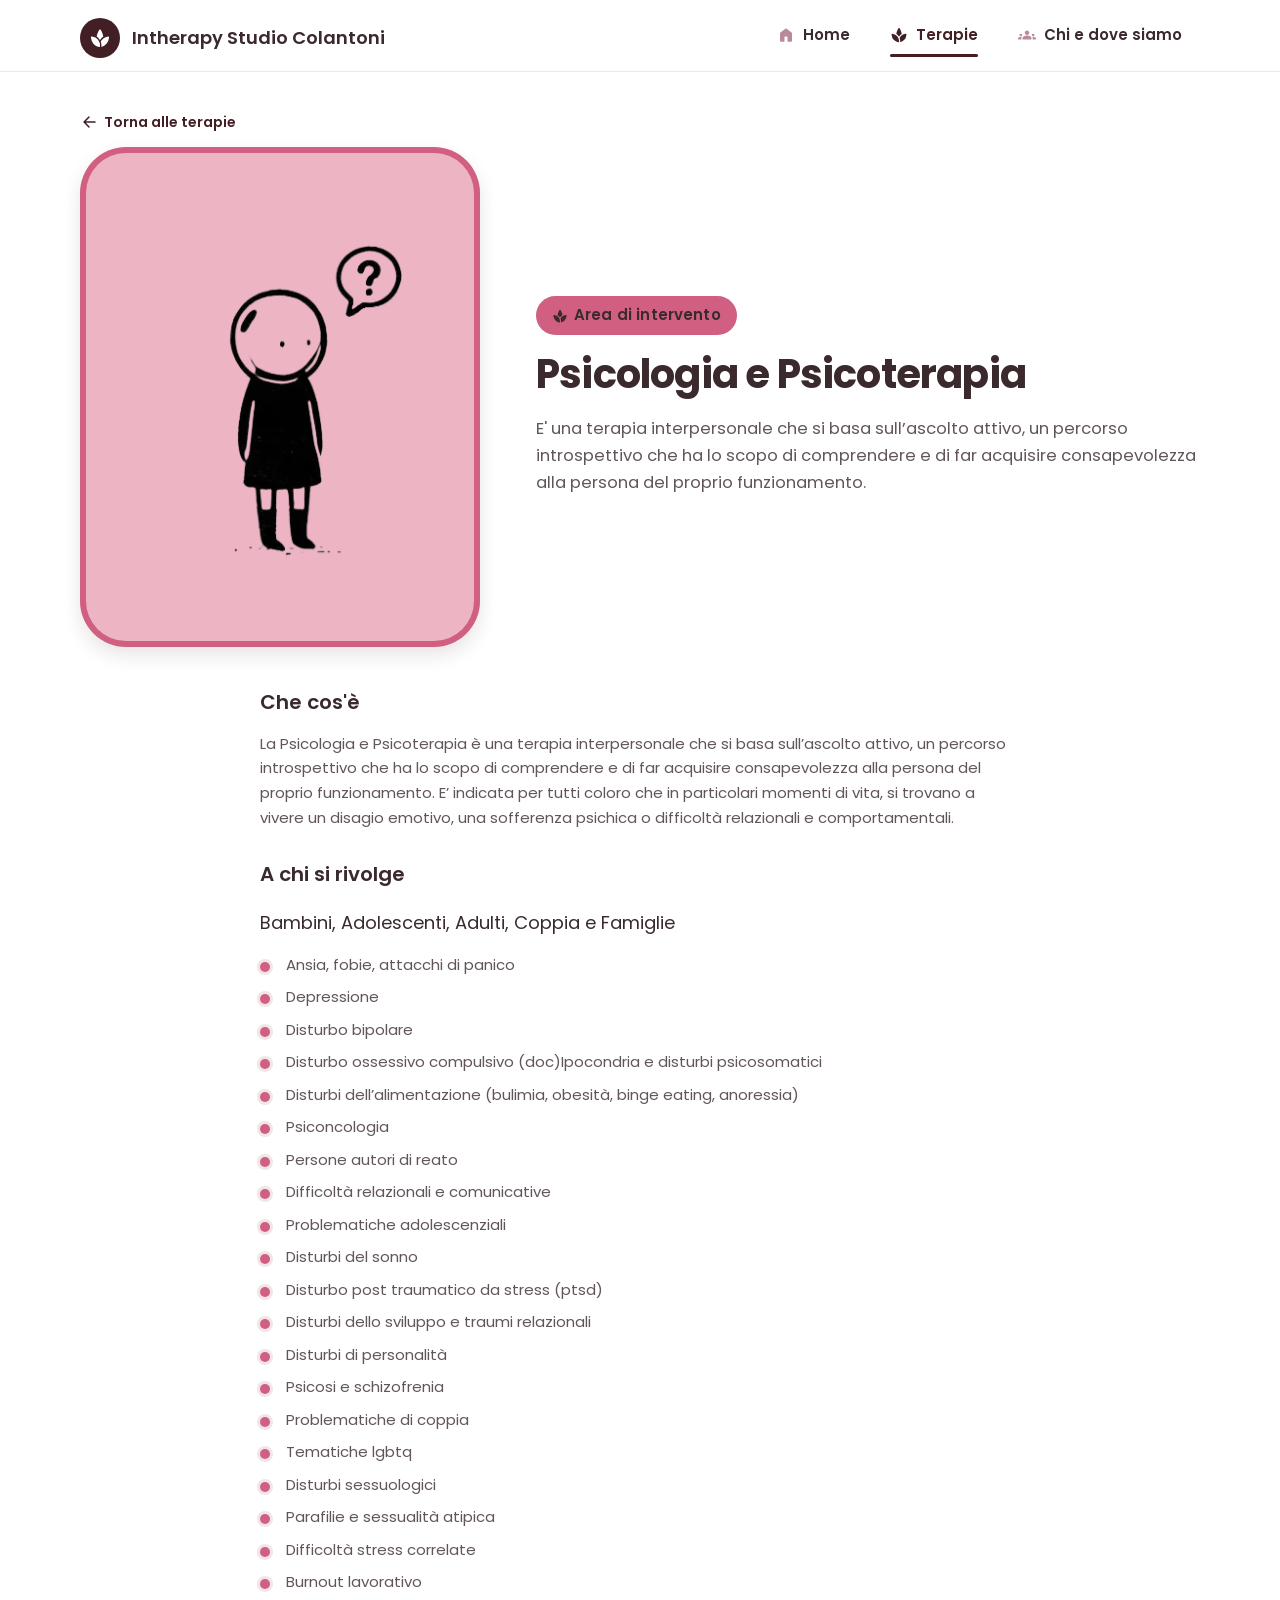
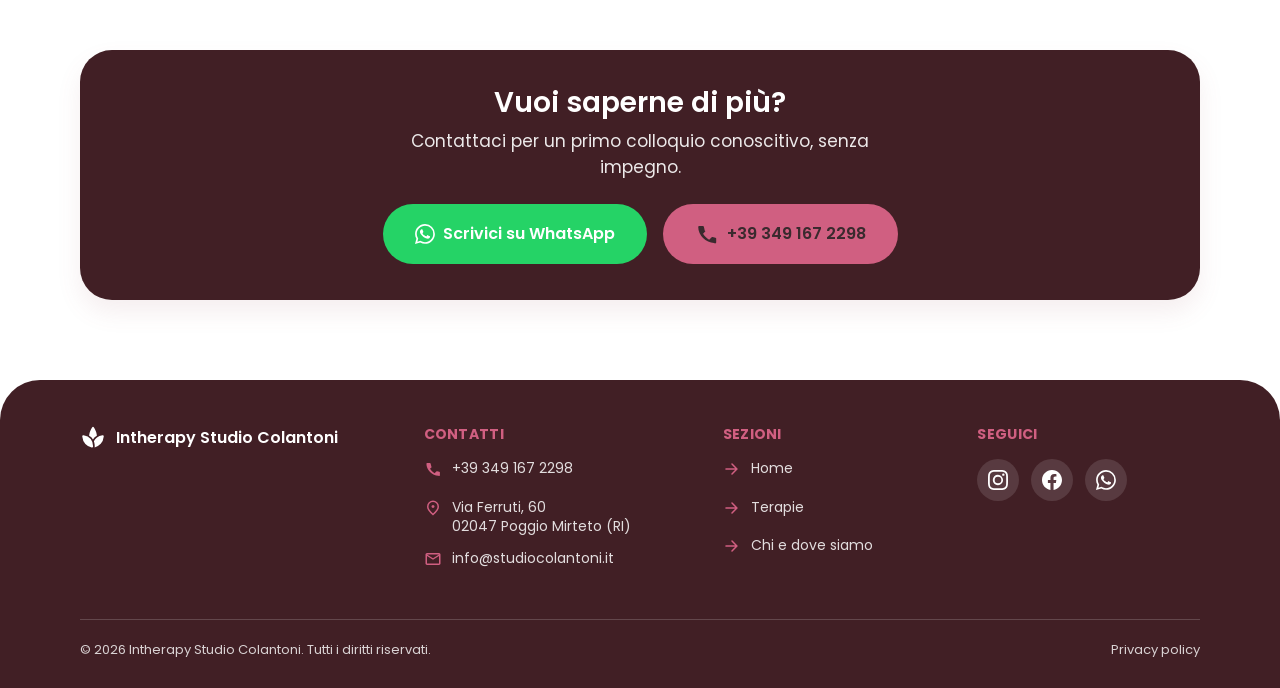
<file: psicologia-e-psicoterapia.html>
<!DOCTYPE html>
<html lang="it">

<head>
  <meta charset="UTF-8">
  <meta name="viewport" content="width=device-width, initial-scale=1">
  <!-- ============================================================
       View Transitions: quando il browser "salta" la dissolvenza fra
       due pagine (navigazione veloce, ripristino da bfcache col tasto
       indietro/avanti, prefers-reduced-motion, budget scaduto) la promise
       interna della transizione viene rifiutata con
       AbortError: "Transition was skipped".
       Non e' un errore — la pagina cambia comunque — ma finisce in console.
       Questa guardia lo silenzia senza toccare nulla del funzionamento.
       Va inline e in testa cosi' e' registrata prima che l'evento si verifichi.
       ============================================================ -->
  <script>
    addEventListener("unhandledrejection", function (e) {
      var r = e && e.reason;
      if (r && r.name === "AbortError" && /transition/i.test(r.message || "")) {
        e.preventDefault();
      }
    });
  </script>

  <title>Psicologia e Psicoterapia | Intherapy Studio Colantoni</title>
  <meta name="description"
    content="Uno spazio di ascolto e sostegno per affrontare i momenti difficili e ritrovare equilibrio, in un percorso costruito attorno alla persona.">
  <link rel="canonical" href="https://IL-TUO-DOMINIO.it/psicologia-e-psicoterapia.html">

  <meta property="og:type" content="website">
  <meta property="og:locale" content="it_IT">
  <meta property="og:site_name" content="Intherapy Studio Colantoni">
  <meta property="og:title" content="Psicologia e Psicoterapia | Intherapy Studio Colantoni">
  <meta property="og:description"
    content="Uno spazio di ascolto e sostegno per affrontare i momenti difficili e ritrovare equilibrio, in un percorso costruito attorno alla persona.">
  <meta property="og:url" content="https://IL-TUO-DOMINIO.it/psicologia-e-psicoterapia.html">

  <link rel="icon" type="image/png" href="favicon.png">
  <link rel="apple-touch-icon" href="assets/icons/Icon-192.png">
  <link rel="manifest" href="manifest.json">
  <meta name="theme-color" content="#995565">
  <link rel="preload" href="assets/fonts/poppins-latin-600-normal.woff2" as="font" type="font/woff2" crossorigin>
  <link rel="preload" href="assets/fonts/poppins-latin-400-normal.woff2" as="font" type="font/woff2" crossorigin>
  <link rel="stylesheet" href="assets/css/style.css">
</head>

<body>
  <svg xmlns="http://www.w3.org/2000/svg" class="sprite" aria-hidden="true">
    <symbol id="i-spa" viewBox="0 -960 960 960">
      <path
        d="M431-89q-135-32-232.5-134T83-499q-1-11 2-19.5T95-533q7-6 16-9.5t19-1.5q177 24 266.5 140T483-130q0 11-4 19t-12 14q-7 5-16 7.5t-20 .5Zm48-297q-22-38-60.5-82.5T337-530q2-64 35-152t78-157q6-9 14-13t16-4q8 0 16.5 4t13.5 13q46 69 78.5 157.5T623-530q-42 17-82.5 61.5T479-386Zm62 294q5-57-2.5-119.5T513-322q35-78 114.5-141T830-544q11-2 19.5 1.5T865-533q7 6 10.5 14.5T877-499q-17 171-112 271T541-92Z" />
    </symbol>
    <symbol id="i-home" viewBox="0 -960 960 960">
      <path
        d="M160-180v-390q0-14.25 6.38-27 6.37-12.75 17.62-21l260-195q15.68-12 35.84-12Q500-825 516-813l260 195q11.25 8.25 17.63 21 6.37 12.75 6.37 27v390q0 24.75-17.62 42.37Q764.75-120 740-120H590q-12.75 0-21.37-8.63Q560-137.25 560-150v-220q0-12.75-8.62-21.38Q542.75-400 530-400H430q-12.75 0-21.37 8.62Q400-382.75 400-370v220q0 12.75-8.62 21.37Q382.75-120 370-120H220q-24.75 0-42.37-17.63Q160-155.25 160-180Z" />
    </symbol>
    <symbol id="i-groups" viewBox="0 -960 960 960">
      <path
        d="M30-240q-12.75 0-21.37-8.63Q0-257.25 0-270v-23q0-38.57 41.5-62.78Q83-380 150.38-380q12.16 0 23.39.5t22.23 2.15q-8 17.35-12 35.17-4 17.81-4 37.18v65H30Zm240 0q-12.75 0-21.37-8.63Q240-257.25 240-270v-35q0-32 17.5-58.5T307-410q32-20 76.5-30t96.5-10q53 0 97.5 10t76.5 30q32 20 49 46.5t17 58.5v35q0 12.75-8.62 21.37Q702.75-240 690-240H270Zm510 0v-65q0-19.86-3.5-37.43T765-377.27q11-1.73 22.17-2.23 11.17-.5 22.83-.5 67.5 0 108.75 23.77T960-293v23q0 12.75-8.62 21.37Q942.75-240 930-240H780ZM149.57-410q-28.57 0-49.07-20.56Q80-451.13 80-480q0-29 20.56-49.5Q121.13-550 150-550q29 0 49.5 20.5t20.5 49.93q0 28.57-20.5 49.07T149.57-410Zm660 0q-28.57 0-49.07-20.56Q740-451.13 740-480q0-29 20.56-49.5Q781.13-550 810-550q29 0 49.5 20.5t20.5 49.93q0 28.57-20.5 49.07T809.57-410ZM480-480q-50 0-85-35t-35-85q0-51 35-85.5t85-34.5q51 0 85.5 34.5T600-600q0 50-34.5 85T480-480Z" />
    </symbol>
    <symbol id="i-favorite" viewBox="0 -960 960 960">
      <path
        d="M458-144q-11-4-19-12l-53-49Q262-320 171-424.5T80-643q0-90 60.5-150.5T290-854q51 0 101 24.5t89 80.5q44-56 91-80.5t99-24.5q89 0 149.5 60.5T880-643q0 114-91 218.5T574-205l-53 49q-8 8-19 12t-22 4q-11 0-22-4Z" />
    </symbol>
    <symbol id="i-verified" viewBox="0 -960 960 960">
      <path
        d="m437-433-73-76q-9-10-22-10t-23 9q-10 10-10 23t10 23l97 96q9 9 21 9t21-9l183-182q9-9 9-22t-10-22q-9-8-21.5-7.5T598-593L437-433ZM332-84l-62-106-124-25q-11-2-18.5-12t-5.5-21l14-120-79-92q-8-8-8-20t8-20l79-91-14-120q-2-11 5.5-21t18.5-12l124-25 62-107q6-10 17-14t22 1l109 51 109-51q11-5 22-1.5t17 13.5l63 108 123 25q11 2 18.5 12t5.5 21l-14 120 79 91q8 8 8 20t-8 20l-79 92 14 120q2 11-5.5 21T814-215l-123 25-63 107q-6 10-17 13.5T589-71l-109-51-109 51q-11 5-22 1t-17-14Z" />
    </symbol>
    <symbol id="i-self_improvement" viewBox="0 -960 960 960">
      <path
        d="M261-160q-26 0-43-17t-17-43q0-18 9-34.5t26-23.5l172-68v-138q-60 73-121.5 114T150-322q-12 2-21-7t-9-22q0-12 8.5-21t20.5-11q58-7 107-37t89-81l58-65q10-12 23.5-20t29.5-8h48q16 0 30 8t24 20l58 65q42 49 90 80t105 38q12 2 20.5 11t8.5 21q0 13-9 22t-21 7q-75-7-136.5-48T552-484v138l172 68q17 7 26 23.5t9 34.5q0 26-17 43t-43 17H396v-11q0-26 16-42t42-16h133q8 0 14-6t6-14q0-8-6-14t-14-6H454q-44 0-70 27t-26 71v11h-97Zm167.5-515.5Q407-697 407-727t21.5-51.5Q450-800 480-800t51.5 21.5Q553-757 553-727t-21.5 51.5Q510-654 480-654t-51.5-21.5Z" />
    </symbol>
    <symbol id="i-meeting_room" viewBox="0 -960 960 960">
      <path
        d="M150-120q-12.75 0-21.37-8.68-8.63-8.67-8.63-21.5 0-12.82 8.63-21.32 8.62-8.5 21.37-8.5h62v-630q0-12.75 8.63-21.38Q229.25-840 242-840h300q12.75 0 21.38 8.62Q572-822.75 572-810v15h147q12.75 0 21.38 8.62Q749-777.75 749-765v585h61q12.75 0 21.38 8.68 8.62 8.67 8.62 21.5 0 12.82-8.62 21.32-8.63 8.5-21.38 8.5h-91q-12.75 0-21.37-8.63Q689-137.25 689-150v-585H572v585q0 12.75-8.62 21.37Q554.75-120 542-120H150Zm329.5-388.5Q468-520 451-520t-28.5 11.5Q411-497 411-480t11.5 28.5Q434-440 451-440t28.5-11.5Q491-463 491-480t-11.5-28.5Z" />
    </symbol>
    <symbol id="i-psychology" viewBox="0 -960 960 960">
      <path
        d="m446-418 2 30q.74 6.22 4.78 10.11 4.05 3.89 9.94 3.89h32.39q5.89 0 10.02-3.89 4.12-3.89 4.87-10.11l2-30q12-2 22.47-8.46Q544.94-432.92 553-441l30 10q5 2 10 0t7.8-6.85l15.4-26.3q2.8-4.85 2.3-9.85t-5.19-9.17L593-499q5-14 5-29t-5-29l20.31-15.83Q618-577 618.5-582t-2.3-9.85l-15.4-26.3Q598-623 593-625t-10 0l-30 10q-8.33-7.69-19.17-13.85Q523-635 512-638l-2-30q-.74-6.22-4.78-10.11-4.05-3.89-9.94-3.89h-32.39q-5.89 0-10.01 3.89-4.13 3.89-4.88 10.11l-2 30q-11 3-21.83 9.15Q413.33-622.69 405-615l-30-10q-5-2-10 0t-7.8 6.85l-15.4 26.3Q339-587 339.5-582t5.19 9.17L365-557q-5 14-5 29t5 29l-20.31 15.83Q340-479 339.5-474t2.3 9.85l15.4 26.3Q360-433 365-431t10 0l30-10q8.06 8.08 18.53 14.54Q434-420 446-418Zm-16.5-60.38q-20.5-20.38-20.5-49.5t20.38-49.62q20.38-20.5 49.5-20.5t49.62 20.38q20.5 20.38 20.5 49.5t-20.38 49.62q-20.38 20.5-49.5 20.5t-49.62-20.38ZM270-80q-12.75 0-21.37-8.63Q240-97.25 240-110v-142q-57-52-88.5-121.5T120-520q0-150 105-255t255-105q125 0 221.5 73.5T827-615l55 218q4 14-5 25.5T853-360h-93v140q0 24.75-17.62 42.37Q724.75-160 700-160H600v50q0 12.75-8.62 21.37Q582.75-80 570-80H270Z" />
    </symbol>
    <symbol id="i-accessibility_new" viewBox="0 -960 960 960">
      <path
        d="M428.5-755.5Q407-777 407-807t21.5-51.5Q450-880 480-880t51.5 21.5Q553-837 553-807t-21.5 51.5Q510-734 480-734t-51.5-21.5ZM373-110v-503q-58-5-113.5-11.5T153-642q-14-3-21-14t-4-24q3-13 15-19t26-3q76 16 152 22.5t159 6.5q83 0 159-6.5T791-702q14-3 26 3t15 19q3 13-4 24t-21 14q-51 11-106.5 17.5T587-613v503q0 13-8.5 21.5T557-80q-13 0-21.5-8.5T527-110v-230h-94v230q0 13-8.5 21.5T403-80q-13 0-21.5-8.5T373-110Z" />
    </symbol>
    <symbol id="i-eco" viewBox="0 -960 960 960">
      <path
        d="M444-80q-42 0-78.5-8T298-112q32-119 87.5-230.5T535-529q-112 54-194.5 150T228-161q-4-4-7.5-7t-7.5-7q-45-45-69-103t-24-122q0-69 26-133t75-113q70-72 175-97t303-17q20 1 36.5 8.5T765-731q13 13 21 29.5t9 36.5q10 194-17 302t-99 180q-48 50-109 76.5T444-80Z" />
    </symbol>
    <symbol id="i-healing" viewBox="0 -960 960 960">
      <path
        d="M217-98 98-217q-19-17-19-43t19-43l564-564q18-18 43-17.5t43 17.5l119 119q17 18 17.5 43T867-662L303-98q-17 19-43 19t-43-19Zm287-158 205-205 158 158q18 18 18 43t-18 43L743-93q-17 17-40.5 14.5T662-98L504-256Zm7-125q11-11 11-28t-11-28q-11-11-28-11t-28 11q-11 11-11 28t11 28q11 11 28 11t28-11Zm-102-63q17 0 28-11t11-28q0-17-11-28t-28-11q-17 0-28 11t-11 28q0 17 11 28t28 11Zm147 0q17 0 28-11t11-28q0-17-11-28t-28-11q-17 0-28 11t-11 28q0 17 11 28t28 11Zm-299-58L95-664q-17-17-18-39.5T93-743l124-124q18-18 43-18t43 18l158 158-204 207Zm254-26q11-11 11-28t-11-28q-11-11-28-11t-28 11q-11 11-11 28t11 28q11 11 28 11t28-11Z" />
    </symbol>
    <symbol id="i-schedule" viewBox="0 -960 960 960">
      <path
        d="M513-492v-171q0-13-8.5-21.5T483-693q-13 0-21.5 8.5T453-663v183q0 6 2 11t6 10l144 149q9 10 22.5 9.5T650-310q9-9 9-22t-9-22L513-492ZM480-80q-82 0-155-31.5t-127.5-86Q143-252 111.5-325T80-480q0-82 31.5-155t86-127.5Q252-817 325-848.5T480-880q82 0 155 31.5t127.5 86Q817-708 848.5-635T880-480q0 82-31.5 155t-86 127.5Q708-143 635-111.5T480-80Z" />
    </symbol>
    <symbol id="i-camera_alt" viewBox="0 -960 960 960">
      <path
        d="M480-267q72 0 121-49t49-121q0-73-49-121.5T480-607q-73 0-121.5 48.5T310-437q0 72 48.5 121T480-267Zm0-60q-48 0-79-31.5T370-437q0-48 31-79t79-31q47 0 78.5 31t31.5 79q0 47-31.5 78.5T480-327ZM140-120q-24 0-42-18t-18-42v-513q0-23 18-41.5t42-18.5h147l55-66q8-11 20-16t26-5h184q14 0 26 5t20 16l55 66h147q23 0 41.5 18.5T880-693v513q0 24-18.5 42T820-120H140Z" />
    </symbol>
    <symbol id="i-open_in_new" viewBox="0 -960 960 960">
      <path
        d="M180-120q-24 0-42-18t-18-42v-600q0-24 18-42t42-18h249q12.75 0 21.38 8.68 8.62 8.67 8.62 21.5 0 12.82-8.62 21.32-8.63 8.5-21.38 8.5H180v600h600v-249q0-12.75 8.68-21.38 8.67-8.62 21.5-8.62 12.82 0 21.32 8.62 8.5 8.63 8.5 21.38v249q0 24-18 42t-42 18H180Zm600-617L403-360q-9 9-21 8.5t-21-9.5q-9-9-9-21t9-21l377-377H549q-12.75 0-21.37-8.68-8.63-8.67-8.63-21.5 0-12.82 8.63-21.32 8.62-8.5 21.37-8.5h261q12.75 0 21.38 8.62Q840-822.75 840-810v261q0 12.75-8.68 21.37-8.67 8.63-21.5 8.63-12.82 0-21.32-8.63-8.5-8.62-8.5-21.37v-188Z" />
    </symbol>
    <symbol id="i-menu" viewBox="0 -960 960 960">
      <path
        d="M150-240q-12.75 0-21.37-8.68-8.63-8.67-8.63-21.5 0-12.82 8.63-21.32 8.62-8.5 21.37-8.5h660q12.75 0 21.38 8.68 8.62 8.67 8.62 21.5 0 12.82-8.62 21.32-8.63 8.5-21.38 8.5H150Zm0-210q-12.75 0-21.37-8.68-8.63-8.67-8.63-21.5 0-12.82 8.63-21.32 8.62-8.5 21.37-8.5h660q12.75 0 21.38 8.68 8.62 8.67 8.62 21.5 0 12.82-8.62 21.32-8.63 8.5-21.38 8.5H150Zm0-210q-12.75 0-21.37-8.68-8.63-8.67-8.63-21.5 0-12.82 8.63-21.32 8.62-8.5 21.37-8.5h660q12.75 0 21.38 8.68 8.62 8.67 8.62 21.5 0 12.82-8.62 21.32-8.63 8.5-21.38 8.5H150Z" />
    </symbol>
    <symbol id="i-wifi_off" viewBox="0 -960 960 960">
      <path
        d="M784-91 411-463q-42 10-78 29.5T267-389q-15 12-33.5 13.5T201-388q-14-14-13-32.5t15-31.5q29-26 62-46t75-37L229-646q-35 18-68.5 40.5T98-558q-15 13-34 13.5T31-558q-14-14-12.5-32.5T34-622q30-27 62-50t65-41l-71-71q-9-9-9-21.5t9-21.5q9-9 21.5-9t21.5 9l694 694q9 9 9 21t-9 21q-9 9-21.5 9T784-91Zm-367-63q-27-27-27-63t27-63q27-27 63-27t63 27q27 27 27 63t-27 63q-27 27-63 27t-63-27Zm343-235q-14 14-33 14t-34-13q-32-27-71.5-57T549-500l-12-9q-15-11-7-29t28-14q57 11 104.5 35.5T754-454q15 13 17.5 32T760-389Zm169-169q-14 14-33.5 13.5T861-558q-83-70-178-111t-203-41q-37 0-71 4.5T352-693q-18 6-34.5-2.5T295-722q-6-18 2.5-35.5T324-780q36-11 75.5-15.5T480-800q128 0 241.5 48.5T926-622q14 13 15.5 31.5T929-558Z" />
    </symbol>
    <symbol id="i-call" viewBox="0 -960 960 960">
      <path
        d="M760-123q-118 0-232.5-53T322-322Q235-409 182-523.5T129-756q0-18 12-30t30-12h146q14 0 24 9t14 23l27 116q2 12-.5 22.5T417-590l-95 95q45 76 106 137t137 106l92-92q9-9 21-12t24-1l114 26q14 3 23 13.5t9 24.5v147q0 18-12 30t-30 12Z" />
    </symbol>
    <symbol id="i-mail" viewBox="0 -960 960 960">
      <path
        d="M160-160q-33 0-56.5-23.5T80-240v-480q0-33 23.5-56.5T160-800h640q33 0 56.5 23.5T880-720v480q0 33-23.5 56.5T800-160H160Zm320-280L160-640v400h640v-400L480-440Zm0-80 320-200H160l320 200ZM160-640v-80 480-400Z" />
    </symbol>
    <symbol id="i-place" viewBox="0 -960 960 960">
      <path
        d="M480-480q33 0 56.5-23.5T560-560q0-33-23.5-56.5T480-640q-33 0-56.5 23.5T400-560q0 33 23.5 56.5T480-480Zm0 294q122-112 181-203.5T720-552q0-109-69.5-178.5T480-800q-101 0-170.5 69.5T240-552q0 71 59 162.5T480-186Zm0 106Q319-217 239.5-334.5T160-552q0-150 96.5-239T480-880q127 0 223.5 89T800-552q0 100-79.5 217.5T480-80Zm0-472Z" />
    </symbol>
    <symbol id="i-star" viewBox="0 -960 960 960">
      <path d="m233-80 65-281L80-550l288-25 112-265 112 265 288 25-218 189 65 281-247-149L233-80Z" />
    </symbol>
    <symbol id="i-arrow_forward" viewBox="0 -960 960 960">
      <path
        d="M647-440H160q-17 0-28.5-11.5T120-480q0-17 11.5-28.5T160-520h487L451-716q-12-12-11.5-28.5T451-773q12-12 28.5-12t28.5 12l264 265q6 6 8.5 13t2.5 15q0 8-2.5 15t-8.5 13L508-187q-12 12-28.5 11.5T451-188q-11-12-11.5-28t11.5-28l196-196Z" />
    </symbol>
    <symbol id="i-description" viewBox="0 -960 960 960">
      <path
        d="M240-80q-33 0-56.5-23.5T160-160v-640q0-33 23.5-56.5T240-880h287q16 0 30.5 6t25.5 17l194 194q11 11 17 25.5t6 30.5v487q0 33-23.5 56.5T720-80H240Zm280-560v-160H240v640h480v-480H560q-17 0-28.5-11.5T520-640ZM320-280h320q17 0 28.5-11.5T680-320q0-17-11.5-28.5T640-360H320q-17 0-28.5 11.5T280-320q0 17 11.5 28.5T320-280Zm0-160h320q17 0 28.5-11.5T680-480q0-17-11.5-28.5T640-520H320q-17 0-28.5 11.5T280-480q0 17 11.5 28.5T320-440Z" />
    </symbol>
  </svg>
  <div class="layout">

    <!-- ═══════════ Barra di navigazione (TopNavBar) ═══════════ -->
    <header class="topbar">
      <a class="brand" href="index.html">
        <span class="brand__mark"><svg class="icon" aria-hidden="true">
            <use href="#i-spa"></use>
          </svg></span>
        <span class="brand__name">Intherapy Studio Colantoni</span>
      </a>

      <nav class="nav" aria-label="Navigazione principale">
        <a class="nav__item" href="index.html"><svg class="icon" aria-hidden="true">
            <use href="#i-home"></use>
          </svg>Home</a>
        <a class="nav__item" href="terapie.html" aria-current="page"><svg class="icon" aria-hidden="true">
            <use href="#i-spa"></use>
          </svg>Terapie</a>
        <a class="nav__item" href="chi-e-dove-siamo.html"><svg class="icon" aria-hidden="true">
            <use href="#i-groups"></use>
          </svg>Chi e dove siamo</a>
      </nav>

      <button class="menu-btn" type="button" aria-label="Apri il menu" aria-controls="drawer" aria-expanded="false">
        <svg class="icon" aria-hidden="true">
          <use href="#i-menu"></use>
        </svg>
      </button>
    </header>

    <!-- Drawer mobile (AppEndDrawer) -->
    <div class="scrim" id="scrim"></div>
    <aside class="drawer" id="drawer" aria-hidden="true" aria-label="Menu">
      <a class="brand" href="index.html">
        <span class="brand__mark"><svg class="icon" aria-hidden="true">
            <use href="#i-spa"></use>
          </svg></span>
        <span class="brand__name">Intherapy Studio Colantoni</span>
      </a>
      <ul class="drawer__list">
        <li><a class="drawer__item" href="index.html"><svg class="icon" aria-hidden="true">
              <use href="#i-home"></use>
            </svg>Home</a></li>
        <li><a class="drawer__item" href="terapie.html" aria-current="page"><svg class="icon" aria-hidden="true">
              <use href="#i-spa"></use>
            </svg>Terapie</a></li>
        <li><a class="drawer__item" href="chi-e-dove-siamo.html"><svg class="icon" aria-hidden="true">
              <use href="#i-groups"></use>
            </svg>Chi e dove siamo</a></li>
      </ul>
    </aside>

    <main class="page">
      <a class="back-link" href="terapie.html"><svg class="icon" aria-hidden="true">
          <use href="#i-arrow_forward"></use>
        </svg>Torna alle terapie</a>

      <!-- Intestazione della terapia: foto + titolo + introduzione. -->
      <section class="feature-hero">
        <div class="feature-hero__media">
          <div class="photo photo--xl">
            <picture>
              <source srcset="assets/img/psicologia_psicoterapia.webp" type="image/webp">

              <source srcset="assets/img/psicologia_psicoterapia.png" type="image/png">

              <img src="assets/img/psicologia_psicoterapia.png" alt="psicologia e psicoterapia" width="600"
                height="450">
            </picture>
          </div>
        </div>
        <div class="feature-hero__text">
          <span class="pill"><svg class="icon" aria-hidden="true">
              <use href="#i-spa"></use>
            </svg>Area di intervento</span>
          <h1 class="display-sm feature-hero__title">Psicologia e Psicoterapia</h1>
          <p class="body-md">E' una terapia interpersonale che si basa sull’ascolto
            attivo, un percorso introspettivo che ha lo scopo di comprendere e di far acquisire
            consapevolezza alla persona del proprio funzionamento.</p>
        </div>
      </section>

      <!-- Approfondimento (testo placeholder, da sostituire con i contenuti reali). -->
      <div class="prose">
        <div class="prose__block">
          <h2 class="title-lg prose__h">Che cos'è</h2>
          <p class="prose__p">
            La Psicologia e Psicoterapia è una terapia interpersonale che si basa sull’ascolto attivo, un percorso
            introspettivo che ha lo scopo di comprendere e di far acquisire consapevolezza alla persona del proprio
            funzionamento. E’ indicata per tutti coloro che in particolari momenti di vita, si trovano a vivere un
            disagio emotivo, una sofferenza psichica o difficoltà relazionali e comportamentali.
          </p>
        </div>
        <div class="prose__block">
          <h2 class="title-lg prose__h">A chi si rivolge</h2>
          <h3 class="title-mg">Bambini, Adolescenti, Adulti, Coppia e Famiglie</h3>
          <ul class="prose__list">
            <li>Ansia, fobie, attacchi di panico</li>
            <li>Depressione</li>
            <li>Disturbo bipolare</li>
            <li>Disturbo ossessivo compulsivo (doc)Ipocondria e disturbi psicosomatici</li>
            <li>Disturbi dell’alimentazione (bulimia, obesità, binge eating, anoressia)</li>
            <li>Psiconcologia</li>
            <li>Persone autori di reato</li>
            <li>Difficoltà relazionali e comunicative</li>
            <li>Problematiche adolescenziali</li>
            <li>Disturbi del sonno</li>
            <li>Disturbo post traumatico da stress (ptsd)</li>
            <li>Disturbi dello sviluppo e traumi relazionali</li>
            <li>Disturbi di personalità</li>
            <li>Psicosi e schizofrenia</li>
            <li>Problematiche di coppia</li>
            <li>Tematiche lgbtq</li>
            <li>Disturbi sessuologici</li>
            <li>Parafilie e sessualità atipica</li>
            <li>Difficoltà stress correlate</li>
            <li>Burnout lavorativo</li>
          </ul>
        </div>
      </div>

      <!-- CTA finale -->
      <section class="cta-band">
        <h2 class="headline-md cta-band__title">Vuoi saperne di più?</h2>
        <p class="body-md cta-band__lead">Contattaci per un primo colloquio conoscitivo, senza impegno.</p>
        <div class="cta-band__actions">
          <a class="btn btn--whatsapp" href="https://wa.me/message/WDTUO3AL5MNND1" target="_blank"
            rel="noopener noreferrer"><svg xmlns="http://www.w3.org/2000/svg" width="20" height="20"
              viewBox="0 0 16 16">
              <path
                d="M13.601 2.326A7.85 7.85 0 0 0 7.994 0C3.627 0 .068 3.558.064 7.926c0 1.399.366 2.76 1.057 3.965L0 16l4.204-1.102a7.9 7.9 0 0 0 3.79.965h.004c4.368 0 7.926-3.558 7.93-7.93A7.9 7.9 0 0 0 13.6 2.326zM7.994 14.521a6.6 6.6 0 0 1-3.356-.92l-.24-.144-2.494.654.666-2.433-.156-.251a6.56 6.56 0 0 1-1.007-3.505c0-3.626 2.957-6.584 6.591-6.584a6.56 6.56 0 0 1 4.66 1.931 6.56 6.56 0 0 1 1.928 4.66c-.004 3.639-2.961 6.592-6.592 6.592m3.615-4.934c-.197-.099-1.17-.578-1.353-.646-.182-.065-.315-.099-.445.099-.133.197-.513.646-.627.775-.114.133-.232.148-.43.05-.197-.1-.836-.308-1.592-.985-.59-.525-.985-1.175-1.103-1.372-.114-.198-.011-.304.088-.403.087-.088.197-.232.296-.346.1-.114.133-.198.198-.33.065-.134.034-.248-.015-.347-.05-.099-.445-1.076-.612-1.47-.16-.389-.323-.335-.445-.34-.114-.007-.247-.007-.38-.007a.73.73 0 0 0-.529.247c-.182.198-.691.677-.691 1.654s.71 1.916.81 2.049c.098.133 1.394 2.132 3.383 2.992.47.205.84.326 1.129.418.475.152.904.129 1.246.08.38-.058 1.171-.48 1.338-.943.164-.464.164-.86.114-.943-.049-.084-.182-.133-.38-.232">
              </path>
            </svg>Scrivici su WhatsApp</a>
          <a class="btn btn--secondary" href="tel:+393491672298"><svg class="icon" aria-hidden="true">
              <use href="#i-call"></use>
            </svg>+39 349 167 2298</a>
        </div>
      </section>
    </main>

    <!-- ═══════════ Footer (su tutte le pagine) ═══════════ -->
    <footer class="footer">
      <div class="footer__grid">

        <!-- Colonna 1: brand -->
        <div class="footer__brand">
          <svg class="icon" aria-hidden="true">
            <use href="#i-spa"></use>
          </svg>
          <span class="footer__name">Intherapy Studio Colantoni</span>
        </div>

        <!-- Colonna 2: contatti (telefono, indirizzo, email) -->
        <div>
          <p class="footer__col-title">Contatti</p>
          <ul class="footer__list">
            <li><a class="footer__link" href="tel:+393491672298"><svg class="icon" aria-hidden="true">
                  <use href="#i-call"></use>
                </svg><span>+39 349 167 2298</span></a></li>
            <li><a class="footer_link"
                href="https://www.google.com/maps/place/Intherapy+Studio+Colantoni/@42.2591902,12.6850825,699m/data=!3m1!1e3!4m6!3m5!1s0x132f0ee7e6fbb7f1:0x973da9ca197ae74b!8m2!3d42.2592497!4d12.6875785!16s%2Fg%2F11h6nntkn4!5m2!1e2!1e4?authuser=0&entry=ttu&g_ep=EgoyMDI2MDgwNS4xIKXMDSoASAFQAw%3D%3D"
                target="_blank" rel="noopener noreferrer"><span class="footer__link"><svg class="icon"
                    aria-hidden="true">
                    <use href="#i-place"></use>
                  </svg><span>Via Ferruti, 60<br>02047 Poggio Mirteto (RI)</span></span></a></li>
            <li><a class="footer__link" href="mailto:info@studiocolantoni.it"><svg class="icon" aria-hidden="true">
                  <use href="#i-mail"></use>
                </svg><span>info@studiocolantoni.it</span></a></li>
          </ul>
        </div>

        <!-- Colonna 3: link rapidi alle 3 sezioni principali -->
        <div>
          <p class="footer__col-title">Sezioni</p>
          <ul class="footer__list">
            <li><a class="footer__link" href="index.html"><svg class="icon" aria-hidden="true">
                  <use href="#i-arrow_forward"></use>
                </svg><span>Home</span></a></li>
            <li><a class="footer__link" href="terapie.html"><svg class="icon" aria-hidden="true">
                  <use href="#i-arrow_forward"></use>
                </svg><span>Terapie</span></a></li>
            <li><a class="footer__link" href="chi-e-dove-siamo.html"><svg class="icon" aria-hidden="true">
                  <use href="#i-arrow_forward"></use>
                </svg><span>Chi e dove siamo</span></a></li>
          </ul>
        </div>

        <!-- Colonna 4: social -->
        <div>
          <p class="footer__col-title">Seguici</p>
          <div class="footer__social">
            <a href="https://www.instagram.com/intherapy.studiocolantoni" target="_blank" rel="noopener noreferrer"
              aria-label="Instagram"><svg xmlns="http://www.w3.org/2000/svg" width="20" height="20" viewBox="0 0 16 16">
                <path
                  d="M8 0C5.829 0 5.556.01 4.703.048 3.85.088 3.269.222 2.76.42a3.9 3.9 0 0 0-1.417.923A3.9 3.9 0 0 0 .42 2.76C.222 3.268.087 3.85.048 4.7.01 5.555 0 5.827 0 8.001c0 2.172.01 2.444.048 3.297.04.852.174 1.433.372 1.942.205.526.478.972.923 1.417.444.445.89.719 1.416.923.51.198 1.09.333 1.942.372C5.555 15.99 5.827 16 8 16s2.444-.01 3.298-.048c.851-.04 1.434-.174 1.943-.372a3.9 3.9 0 0 0 1.416-.923c.445-.445.718-.891.923-1.417.197-.509.332-1.09.372-1.942C15.99 10.445 16 10.173 16 8s-.01-2.445-.048-3.299c-.04-.851-.175-1.433-.372-1.941a3.9 3.9 0 0 0-.923-1.417A3.9 3.9 0 0 0 13.24.42c-.51-.198-1.092-.333-1.943-.372C10.443.01 10.172 0 7.998 0zm-.717 1.442h.718c2.136 0 2.389.007 3.232.046.78.035 1.204.166 1.486.275.373.145.64.319.92.599s.453.546.598.92c.11.281.24.705.275 1.485.039.843.047 1.096.047 3.231s-.008 2.389-.047 3.232c-.035.78-.166 1.203-.275 1.485a2.5 2.5 0 0 1-.599.919c-.28.28-.546.453-.92.598-.28.11-.704.24-1.485.276-.843.038-1.096.047-3.232.047s-2.39-.009-3.233-.047c-.78-.036-1.203-.166-1.485-.276a2.5 2.5 0 0 1-.92-.598 2.5 2.5 0 0 1-.6-.92c-.109-.281-.24-.705-.275-1.485-.038-.843-.046-1.096-.046-3.233s.008-2.388.046-3.231c.036-.78.166-1.204.276-1.486.145-.373.319-.64.599-.92s.546-.453.92-.598c.282-.11.705-.24 1.485-.276.738-.034 1.024-.044 2.515-.045zm4.988 1.328a.96.96 0 1 0 0 1.92.96.96 0 0 0 0-1.92m-4.27 1.122a4.109 4.109 0 1 0 0 8.217 4.109 4.109 0 0 0 0-8.217m0 1.441a2.667 2.667 0 1 1 0 5.334 2.667 2.667 0 0 1 0-5.334">
                </path>
              </svg></a>
            <a href="https://www.facebook.com/dott.ssakatiacolantonipsicologa" target="_blank" rel="noopener noreferrer"
              aria-label="Facebook"><svg xmlns="http://www.w3.org/2000/svg" width="20" height="20" viewBox="0 0 16 16">
                <path
                  d="M16 8.049c0-4.446-3.582-8.05-8-8.05C3.58 0-.002 3.603-.002 8.05c0 4.017 2.926 7.347 6.75 7.951v-5.625h-2.03V8.05H6.75V6.275c0-2.017 1.195-3.131 3.022-3.131.876 0 1.791.157 1.791.157v1.98h-1.009c-.993 0-1.303.621-1.303 1.258v1.51h2.218l-.354 2.326H9.25V16c3.824-.604 6.75-3.934 6.75-7.951">
                </path>
              </svg></a>
            <a href="https://wa.me/message/WDTUO3AL5MNND1" target="_blank" rel="noopener noreferrer"
              aria-label="WhatsApp"><svg xmlns="http://www.w3.org/2000/svg" width="20" height="20" viewBox="0 0 16 16">
                <path
                  d="M13.601 2.326A7.85 7.85 0 0 0 7.994 0C3.627 0 .068 3.558.064 7.926c0 1.399.366 2.76 1.057 3.965L0 16l4.204-1.102a7.9 7.9 0 0 0 3.79.965h.004c4.368 0 7.926-3.558 7.93-7.93A7.9 7.9 0 0 0 13.6 2.326zM7.994 14.521a6.6 6.6 0 0 1-3.356-.92l-.24-.144-2.494.654.666-2.433-.156-.251a6.56 6.56 0 0 1-1.007-3.505c0-3.626 2.957-6.584 6.591-6.584a6.56 6.56 0 0 1 4.66 1.931 6.56 6.56 0 0 1 1.928 4.66c-.004 3.639-2.961 6.592-6.592 6.592m3.615-4.934c-.197-.099-1.17-.578-1.353-.646-.182-.065-.315-.099-.445.099-.133.197-.513.646-.627.775-.114.133-.232.148-.43.05-.197-.1-.836-.308-1.592-.985-.59-.525-.985-1.175-1.103-1.372-.114-.198-.011-.304.088-.403.087-.088.197-.232.296-.346.1-.114.133-.198.198-.33.065-.134.034-.248-.015-.347-.05-.099-.445-1.076-.612-1.47-.16-.389-.323-.335-.445-.34-.114-.007-.247-.007-.38-.007a.73.73 0 0 0-.529.247c-.182.198-.691.677-.691 1.654s.71 1.916.81 2.049c.098.133 1.394 2.132 3.383 2.992.47.205.84.326 1.129.418.475.152.904.129 1.246.08.38-.058 1.171-.48 1.338-.943.164-.464.164-.86.114-.943-.049-.084-.182-.133-.38-.232">
                </path>
              </svg></a>
          </div>
        </div>

      </div>

      <div class="footer__bottom">
        <p class="footer__copy">© 2026 Intherapy Studio Colantoni. Tutti i diritti riservati.</p>
        <nav class="footer__legal" aria-label="Note legali">
          <a href="privacy.html">Privacy policy</a>
        </nav>
      </div>
    </footer>

  </div>

  <script src="assets/js/main.js" defer></script>
</body>

</html>
</file>
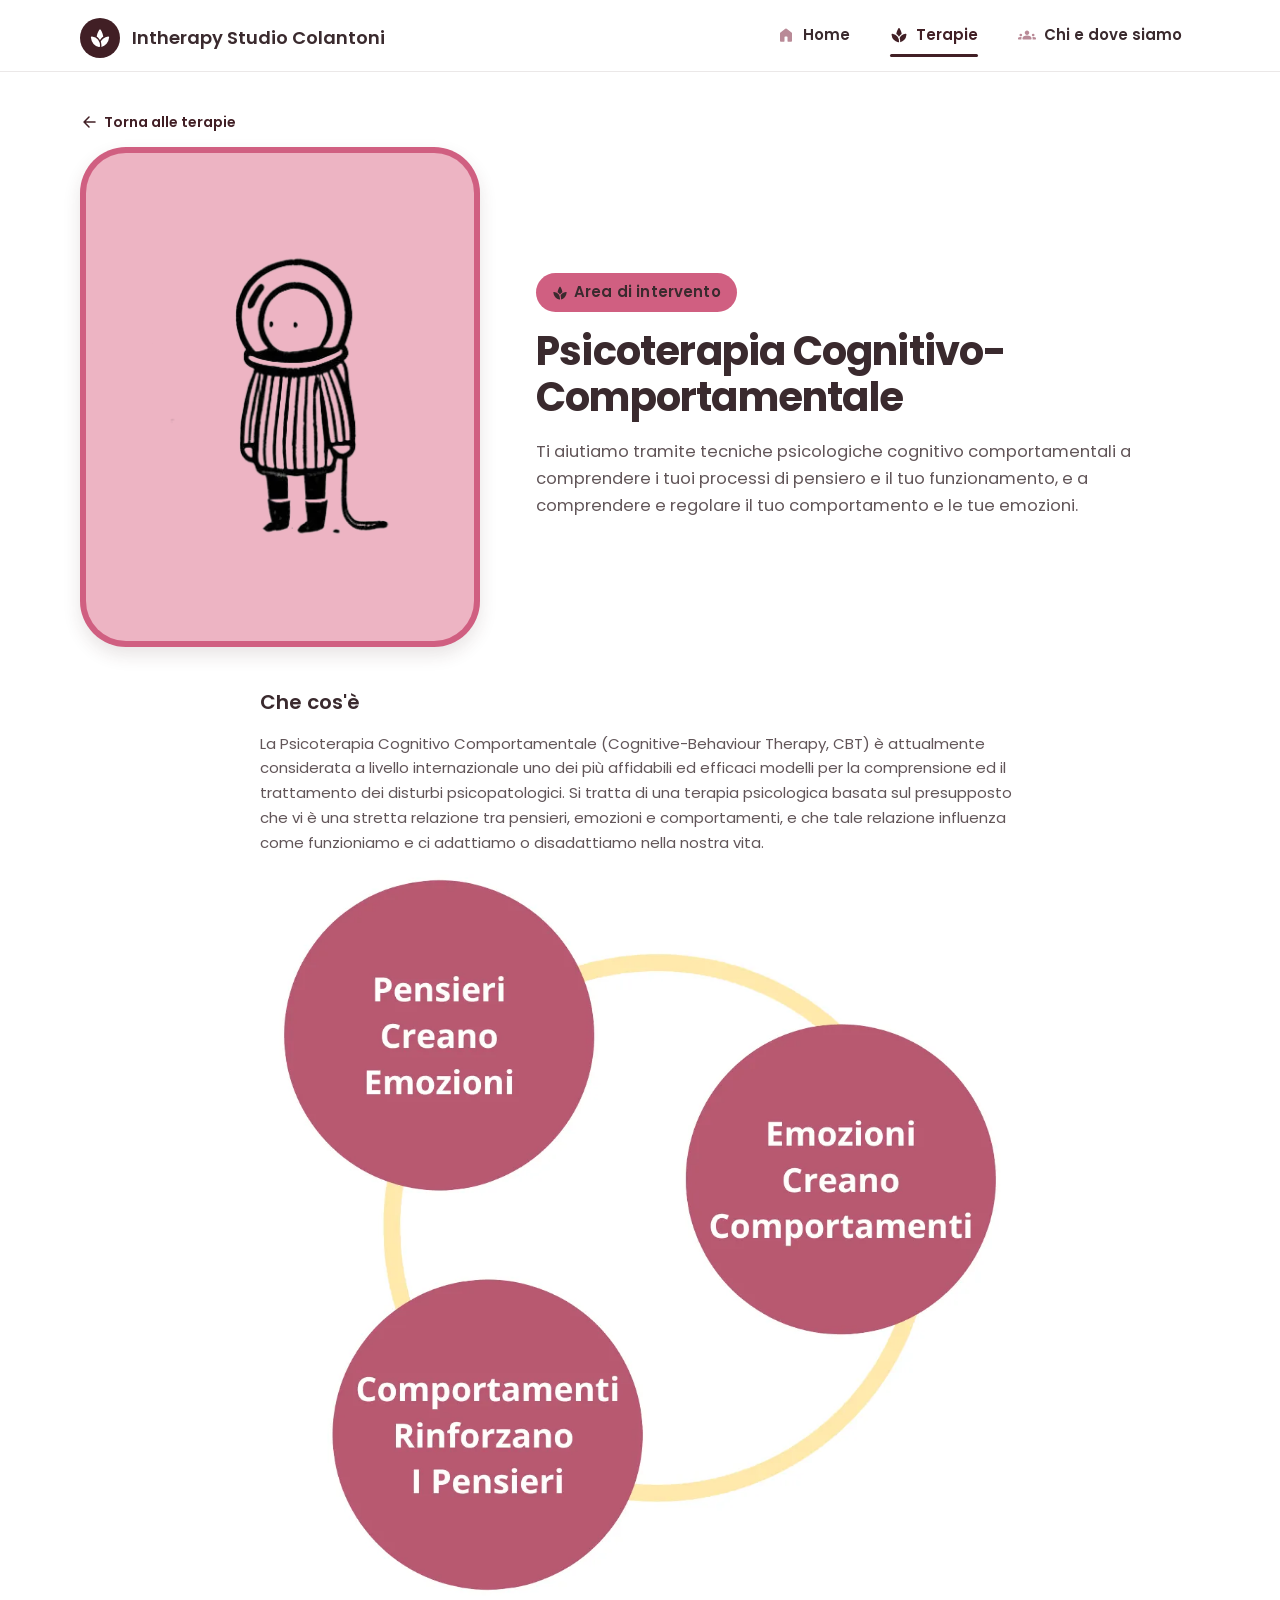
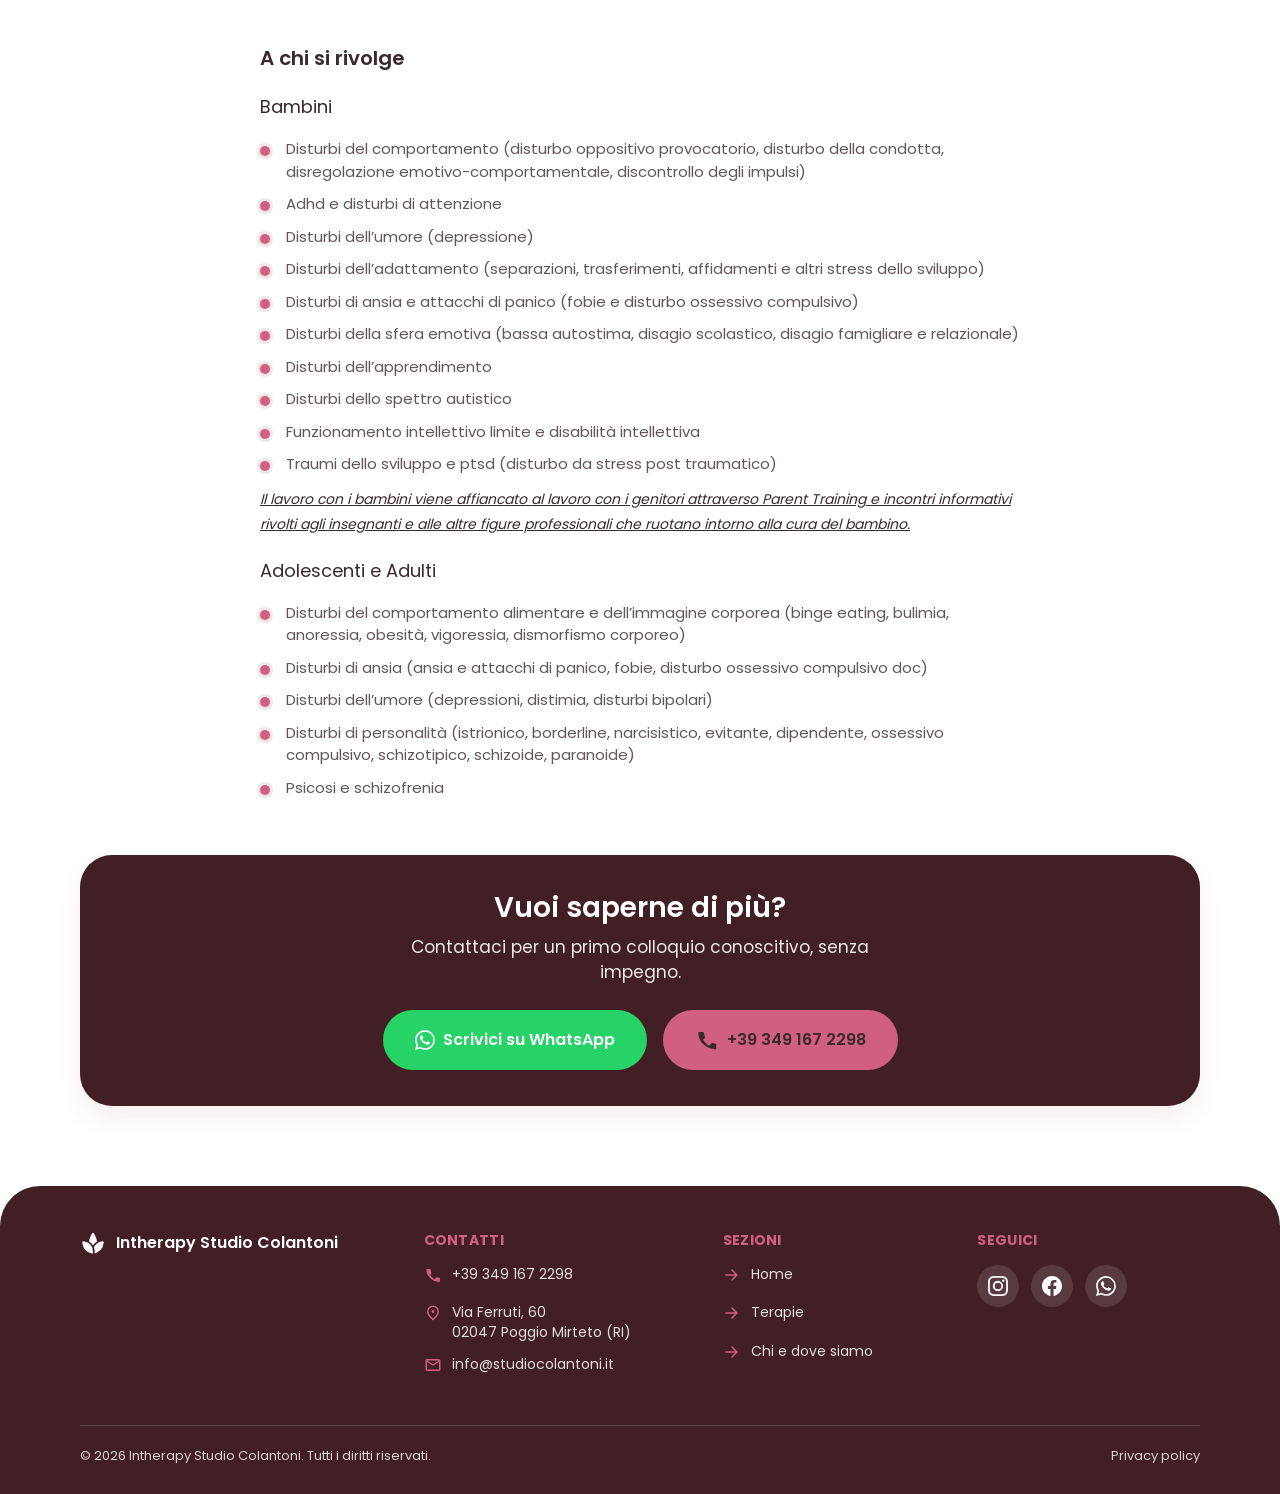
<file: terapia-cognitivo-comportamentale.html>
<!DOCTYPE html>
<html lang="it">

<head>
  <meta charset="UTF-8">
  <meta name="viewport" content="width=device-width, initial-scale=1">
  <!-- ============================================================
       View Transitions: quando il browser "salta" la dissolvenza fra
       due pagine (navigazione veloce, ripristino da bfcache col tasto
       indietro/avanti, prefers-reduced-motion, budget scaduto) la promise
       interna della transizione viene rifiutata con
       AbortError: "Transition was skipped".
       Non e' un errore — la pagina cambia comunque — ma finisce in console.
       Questa guardia lo silenzia senza toccare nulla del funzionamento.
       Va inline e in testa cosi' e' registrata prima che l'evento si verifichi.
       ============================================================ -->
  <script>
    addEventListener("unhandledrejection", function (e) {
      var r = e && e.reason;
      if (r && r.name === "AbortError" && /transition/i.test(r.message || "")) {
        e.preventDefault();
      }
    });
  </script>

  <title>Psicoterapia Cognitivo-Comportamentale | Intherapy Studio Colantoni</title>
  <meta name="description"
    content="Un percorso strutturato per riconoscere e modificare i pensieri e i comportamenti che alimentano ansia, stress e sofferenza. Include anche altri approcci integrati.">
  <link rel="canonical" href="https://IL-TUO-DOMINIO.it/terapia-cognitivo-comportamentale.html">

  <meta property="og:type" content="website">
  <meta property="og:locale" content="it_IT">
  <meta property="og:site_name" content="Intherapy Studio Colantoni">
  <meta property="og:title" content="Psicoterapia Cognitivo-Comportamentale | Intherapy Studio Colantoni">
  <meta property="og:description"
    content="Un percorso strutturato per riconoscere e modificare i pensieri e i comportamenti che alimentano ansia, stress e sofferenza. Include anche altri approcci integrati.">
  <meta property="og:url" content="https://IL-TUO-DOMINIO.it/terapia-cognitivo-comportamentale.html">

  <link rel="icon" type="image/png" href="favicon.png">
  <link rel="apple-touch-icon" href="assets/icons/Icon-192.png">
  <link rel="manifest" href="manifest.json">
  <meta name="theme-color" content="#995565">
  <link rel="preload" href="assets/fonts/poppins-latin-600-normal.woff2" as="font" type="font/woff2" crossorigin>
  <link rel="preload" href="assets/fonts/poppins-latin-400-normal.woff2" as="font" type="font/woff2" crossorigin>
  <link rel="stylesheet" href="assets/css/style.css">
</head>

<body>
  <svg xmlns="http://www.w3.org/2000/svg" class="sprite" aria-hidden="true">
    <symbol id="i-spa" viewBox="0 -960 960 960">
      <path
        d="M431-89q-135-32-232.5-134T83-499q-1-11 2-19.5T95-533q7-6 16-9.5t19-1.5q177 24 266.5 140T483-130q0 11-4 19t-12 14q-7 5-16 7.5t-20 .5Zm48-297q-22-38-60.5-82.5T337-530q2-64 35-152t78-157q6-9 14-13t16-4q8 0 16.5 4t13.5 13q46 69 78.5 157.5T623-530q-42 17-82.5 61.5T479-386Zm62 294q5-57-2.5-119.5T513-322q35-78 114.5-141T830-544q11-2 19.5 1.5T865-533q7 6 10.5 14.5T877-499q-17 171-112 271T541-92Z" />
    </symbol>
    <symbol id="i-home" viewBox="0 -960 960 960">
      <path
        d="M160-180v-390q0-14.25 6.38-27 6.37-12.75 17.62-21l260-195q15.68-12 35.84-12Q500-825 516-813l260 195q11.25 8.25 17.63 21 6.37 12.75 6.37 27v390q0 24.75-17.62 42.37Q764.75-120 740-120H590q-12.75 0-21.37-8.63Q560-137.25 560-150v-220q0-12.75-8.62-21.38Q542.75-400 530-400H430q-12.75 0-21.37 8.62Q400-382.75 400-370v220q0 12.75-8.62 21.37Q382.75-120 370-120H220q-24.75 0-42.37-17.63Q160-155.25 160-180Z" />
    </symbol>
    <symbol id="i-groups" viewBox="0 -960 960 960">
      <path
        d="M30-240q-12.75 0-21.37-8.63Q0-257.25 0-270v-23q0-38.57 41.5-62.78Q83-380 150.38-380q12.16 0 23.39.5t22.23 2.15q-8 17.35-12 35.17-4 17.81-4 37.18v65H30Zm240 0q-12.75 0-21.37-8.63Q240-257.25 240-270v-35q0-32 17.5-58.5T307-410q32-20 76.5-30t96.5-10q53 0 97.5 10t76.5 30q32 20 49 46.5t17 58.5v35q0 12.75-8.62 21.37Q702.75-240 690-240H270Zm510 0v-65q0-19.86-3.5-37.43T765-377.27q11-1.73 22.17-2.23 11.17-.5 22.83-.5 67.5 0 108.75 23.77T960-293v23q0 12.75-8.62 21.37Q942.75-240 930-240H780ZM149.57-410q-28.57 0-49.07-20.56Q80-451.13 80-480q0-29 20.56-49.5Q121.13-550 150-550q29 0 49.5 20.5t20.5 49.93q0 28.57-20.5 49.07T149.57-410Zm660 0q-28.57 0-49.07-20.56Q740-451.13 740-480q0-29 20.56-49.5Q781.13-550 810-550q29 0 49.5 20.5t20.5 49.93q0 28.57-20.5 49.07T809.57-410ZM480-480q-50 0-85-35t-35-85q0-51 35-85.5t85-34.5q51 0 85.5 34.5T600-600q0 50-34.5 85T480-480Z" />
    </symbol>
    <symbol id="i-favorite" viewBox="0 -960 960 960">
      <path
        d="M458-144q-11-4-19-12l-53-49Q262-320 171-424.5T80-643q0-90 60.5-150.5T290-854q51 0 101 24.5t89 80.5q44-56 91-80.5t99-24.5q89 0 149.5 60.5T880-643q0 114-91 218.5T574-205l-53 49q-8 8-19 12t-22 4q-11 0-22-4Z" />
    </symbol>
    <symbol id="i-verified" viewBox="0 -960 960 960">
      <path
        d="m437-433-73-76q-9-10-22-10t-23 9q-10 10-10 23t10 23l97 96q9 9 21 9t21-9l183-182q9-9 9-22t-10-22q-9-8-21.5-7.5T598-593L437-433ZM332-84l-62-106-124-25q-11-2-18.5-12t-5.5-21l14-120-79-92q-8-8-8-20t8-20l79-91-14-120q-2-11 5.5-21t18.5-12l124-25 62-107q6-10 17-14t22 1l109 51 109-51q11-5 22-1.5t17 13.5l63 108 123 25q11 2 18.5 12t5.5 21l-14 120 79 91q8 8 8 20t-8 20l-79 92 14 120q2 11-5.5 21T814-215l-123 25-63 107q-6 10-17 13.5T589-71l-109-51-109 51q-11 5-22 1t-17-14Z" />
    </symbol>
    <symbol id="i-self_improvement" viewBox="0 -960 960 960">
      <path
        d="M261-160q-26 0-43-17t-17-43q0-18 9-34.5t26-23.5l172-68v-138q-60 73-121.5 114T150-322q-12 2-21-7t-9-22q0-12 8.5-21t20.5-11q58-7 107-37t89-81l58-65q10-12 23.5-20t29.5-8h48q16 0 30 8t24 20l58 65q42 49 90 80t105 38q12 2 20.5 11t8.5 21q0 13-9 22t-21 7q-75-7-136.5-48T552-484v138l172 68q17 7 26 23.5t9 34.5q0 26-17 43t-43 17H396v-11q0-26 16-42t42-16h133q8 0 14-6t6-14q0-8-6-14t-14-6H454q-44 0-70 27t-26 71v11h-97Zm167.5-515.5Q407-697 407-727t21.5-51.5Q450-800 480-800t51.5 21.5Q553-757 553-727t-21.5 51.5Q510-654 480-654t-51.5-21.5Z" />
    </symbol>
    <symbol id="i-meeting_room" viewBox="0 -960 960 960">
      <path
        d="M150-120q-12.75 0-21.37-8.68-8.63-8.67-8.63-21.5 0-12.82 8.63-21.32 8.62-8.5 21.37-8.5h62v-630q0-12.75 8.63-21.38Q229.25-840 242-840h300q12.75 0 21.38 8.62Q572-822.75 572-810v15h147q12.75 0 21.38 8.62Q749-777.75 749-765v585h61q12.75 0 21.38 8.68 8.62 8.67 8.62 21.5 0 12.82-8.62 21.32-8.63 8.5-21.38 8.5h-91q-12.75 0-21.37-8.63Q689-137.25 689-150v-585H572v585q0 12.75-8.62 21.37Q554.75-120 542-120H150Zm329.5-388.5Q468-520 451-520t-28.5 11.5Q411-497 411-480t11.5 28.5Q434-440 451-440t28.5-11.5Q491-463 491-480t-11.5-28.5Z" />
    </symbol>
    <symbol id="i-psychology" viewBox="0 -960 960 960">
      <path
        d="m446-418 2 30q.74 6.22 4.78 10.11 4.05 3.89 9.94 3.89h32.39q5.89 0 10.02-3.89 4.12-3.89 4.87-10.11l2-30q12-2 22.47-8.46Q544.94-432.92 553-441l30 10q5 2 10 0t7.8-6.85l15.4-26.3q2.8-4.85 2.3-9.85t-5.19-9.17L593-499q5-14 5-29t-5-29l20.31-15.83Q618-577 618.5-582t-2.3-9.85l-15.4-26.3Q598-623 593-625t-10 0l-30 10q-8.33-7.69-19.17-13.85Q523-635 512-638l-2-30q-.74-6.22-4.78-10.11-4.05-3.89-9.94-3.89h-32.39q-5.89 0-10.01 3.89-4.13 3.89-4.88 10.11l-2 30q-11 3-21.83 9.15Q413.33-622.69 405-615l-30-10q-5-2-10 0t-7.8 6.85l-15.4 26.3Q339-587 339.5-582t5.19 9.17L365-557q-5 14-5 29t5 29l-20.31 15.83Q340-479 339.5-474t2.3 9.85l15.4 26.3Q360-433 365-431t10 0l30-10q8.06 8.08 18.53 14.54Q434-420 446-418Zm-16.5-60.38q-20.5-20.38-20.5-49.5t20.38-49.62q20.38-20.5 49.5-20.5t49.62 20.38q20.5 20.38 20.5 49.5t-20.38 49.62q-20.38 20.5-49.5 20.5t-49.62-20.38ZM270-80q-12.75 0-21.37-8.63Q240-97.25 240-110v-142q-57-52-88.5-121.5T120-520q0-150 105-255t255-105q125 0 221.5 73.5T827-615l55 218q4 14-5 25.5T853-360h-93v140q0 24.75-17.62 42.37Q724.75-160 700-160H600v50q0 12.75-8.62 21.37Q582.75-80 570-80H270Z" />
    </symbol>
    <symbol id="i-accessibility_new" viewBox="0 -960 960 960">
      <path
        d="M428.5-755.5Q407-777 407-807t21.5-51.5Q450-880 480-880t51.5 21.5Q553-837 553-807t-21.5 51.5Q510-734 480-734t-51.5-21.5ZM373-110v-503q-58-5-113.5-11.5T153-642q-14-3-21-14t-4-24q3-13 15-19t26-3q76 16 152 22.5t159 6.5q83 0 159-6.5T791-702q14-3 26 3t15 19q3 13-4 24t-21 14q-51 11-106.5 17.5T587-613v503q0 13-8.5 21.5T557-80q-13 0-21.5-8.5T527-110v-230h-94v230q0 13-8.5 21.5T403-80q-13 0-21.5-8.5T373-110Z" />
    </symbol>
    <symbol id="i-eco" viewBox="0 -960 960 960">
      <path
        d="M444-80q-42 0-78.5-8T298-112q32-119 87.5-230.5T535-529q-112 54-194.5 150T228-161q-4-4-7.5-7t-7.5-7q-45-45-69-103t-24-122q0-69 26-133t75-113q70-72 175-97t303-17q20 1 36.5 8.5T765-731q13 13 21 29.5t9 36.5q10 194-17 302t-99 180q-48 50-109 76.5T444-80Z" />
    </symbol>
    <symbol id="i-healing" viewBox="0 -960 960 960">
      <path
        d="M217-98 98-217q-19-17-19-43t19-43l564-564q18-18 43-17.5t43 17.5l119 119q17 18 17.5 43T867-662L303-98q-17 19-43 19t-43-19Zm287-158 205-205 158 158q18 18 18 43t-18 43L743-93q-17 17-40.5 14.5T662-98L504-256Zm7-125q11-11 11-28t-11-28q-11-11-28-11t-28 11q-11 11-11 28t11 28q11 11 28 11t28-11Zm-102-63q17 0 28-11t11-28q0-17-11-28t-28-11q-17 0-28 11t-11 28q0 17 11 28t28 11Zm147 0q17 0 28-11t11-28q0-17-11-28t-28-11q-17 0-28 11t-11 28q0 17 11 28t28 11Zm-299-58L95-664q-17-17-18-39.5T93-743l124-124q18-18 43-18t43 18l158 158-204 207Zm254-26q11-11 11-28t-11-28q-11-11-28-11t-28 11q-11 11-11 28t11 28q11 11 28 11t28-11Z" />
    </symbol>
    <symbol id="i-schedule" viewBox="0 -960 960 960">
      <path
        d="M513-492v-171q0-13-8.5-21.5T483-693q-13 0-21.5 8.5T453-663v183q0 6 2 11t6 10l144 149q9 10 22.5 9.5T650-310q9-9 9-22t-9-22L513-492ZM480-80q-82 0-155-31.5t-127.5-86Q143-252 111.5-325T80-480q0-82 31.5-155t86-127.5Q252-817 325-848.5T480-880q82 0 155 31.5t127.5 86Q817-708 848.5-635T880-480q0 82-31.5 155t-86 127.5Q708-143 635-111.5T480-80Z" />
    </symbol>
    <symbol id="i-camera_alt" viewBox="0 -960 960 960">
      <path
        d="M480-267q72 0 121-49t49-121q0-73-49-121.5T480-607q-73 0-121.5 48.5T310-437q0 72 48.5 121T480-267Zm0-60q-48 0-79-31.5T370-437q0-48 31-79t79-31q47 0 78.5 31t31.5 79q0 47-31.5 78.5T480-327ZM140-120q-24 0-42-18t-18-42v-513q0-23 18-41.5t42-18.5h147l55-66q8-11 20-16t26-5h184q14 0 26 5t20 16l55 66h147q23 0 41.5 18.5T880-693v513q0 24-18.5 42T820-120H140Z" />
    </symbol>
    <symbol id="i-open_in_new" viewBox="0 -960 960 960">
      <path
        d="M180-120q-24 0-42-18t-18-42v-600q0-24 18-42t42-18h249q12.75 0 21.38 8.68 8.62 8.67 8.62 21.5 0 12.82-8.62 21.32-8.63 8.5-21.38 8.5H180v600h600v-249q0-12.75 8.68-21.38 8.67-8.62 21.5-8.62 12.82 0 21.32 8.62 8.5 8.63 8.5 21.38v249q0 24-18 42t-42 18H180Zm600-617L403-360q-9 9-21 8.5t-21-9.5q-9-9-9-21t9-21l377-377H549q-12.75 0-21.37-8.68-8.63-8.67-8.63-21.5 0-12.82 8.63-21.32 8.62-8.5 21.37-8.5h261q12.75 0 21.38 8.62Q840-822.75 840-810v261q0 12.75-8.68 21.37-8.67 8.63-21.5 8.63-12.82 0-21.32-8.63-8.5-8.62-8.5-21.37v-188Z" />
    </symbol>
    <symbol id="i-menu" viewBox="0 -960 960 960">
      <path
        d="M150-240q-12.75 0-21.37-8.68-8.63-8.67-8.63-21.5 0-12.82 8.63-21.32 8.62-8.5 21.37-8.5h660q12.75 0 21.38 8.68 8.62 8.67 8.62 21.5 0 12.82-8.62 21.32-8.63 8.5-21.38 8.5H150Zm0-210q-12.75 0-21.37-8.68-8.63-8.67-8.63-21.5 0-12.82 8.63-21.32 8.62-8.5 21.37-8.5h660q12.75 0 21.38 8.68 8.62 8.67 8.62 21.5 0 12.82-8.62 21.32-8.63 8.5-21.38 8.5H150Zm0-210q-12.75 0-21.37-8.68-8.63-8.67-8.63-21.5 0-12.82 8.63-21.32 8.62-8.5 21.37-8.5h660q12.75 0 21.38 8.68 8.62 8.67 8.62 21.5 0 12.82-8.62 21.32-8.63 8.5-21.38 8.5H150Z" />
    </symbol>
    <symbol id="i-wifi_off" viewBox="0 -960 960 960">
      <path
        d="M784-91 411-463q-42 10-78 29.5T267-389q-15 12-33.5 13.5T201-388q-14-14-13-32.5t15-31.5q29-26 62-46t75-37L229-646q-35 18-68.5 40.5T98-558q-15 13-34 13.5T31-558q-14-14-12.5-32.5T34-622q30-27 62-50t65-41l-71-71q-9-9-9-21.5t9-21.5q9-9 21.5-9t21.5 9l694 694q9 9 9 21t-9 21q-9 9-21.5 9T784-91Zm-367-63q-27-27-27-63t27-63q27-27 63-27t63 27q27 27 27 63t-27 63q-27 27-63 27t-63-27Zm343-235q-14 14-33 14t-34-13q-32-27-71.5-57T549-500l-12-9q-15-11-7-29t28-14q57 11 104.5 35.5T754-454q15 13 17.5 32T760-389Zm169-169q-14 14-33.5 13.5T861-558q-83-70-178-111t-203-41q-37 0-71 4.5T352-693q-18 6-34.5-2.5T295-722q-6-18 2.5-35.5T324-780q36-11 75.5-15.5T480-800q128 0 241.5 48.5T926-622q14 13 15.5 31.5T929-558Z" />
    </symbol>
    <symbol id="i-call" viewBox="0 -960 960 960">
      <path
        d="M760-123q-118 0-232.5-53T322-322Q235-409 182-523.5T129-756q0-18 12-30t30-12h146q14 0 24 9t14 23l27 116q2 12-.5 22.5T417-590l-95 95q45 76 106 137t137 106l92-92q9-9 21-12t24-1l114 26q14 3 23 13.5t9 24.5v147q0 18-12 30t-30 12Z" />
    </symbol>
    <symbol id="i-mail" viewBox="0 -960 960 960">
      <path
        d="M160-160q-33 0-56.5-23.5T80-240v-480q0-33 23.5-56.5T160-800h640q33 0 56.5 23.5T880-720v480q0 33-23.5 56.5T800-160H160Zm320-280L160-640v400h640v-400L480-440Zm0-80 320-200H160l320 200ZM160-640v-80 480-400Z" />
    </symbol>
    <symbol id="i-place" viewBox="0 -960 960 960">
      <path
        d="M480-480q33 0 56.5-23.5T560-560q0-33-23.5-56.5T480-640q-33 0-56.5 23.5T400-560q0 33 23.5 56.5T480-480Zm0 294q122-112 181-203.5T720-552q0-109-69.5-178.5T480-800q-101 0-170.5 69.5T240-552q0 71 59 162.5T480-186Zm0 106Q319-217 239.5-334.5T160-552q0-150 96.5-239T480-880q127 0 223.5 89T800-552q0 100-79.5 217.5T480-80Zm0-472Z" />
    </symbol>
    <symbol id="i-star" viewBox="0 -960 960 960">
      <path d="m233-80 65-281L80-550l288-25 112-265 112 265 288 25-218 189 65 281-247-149L233-80Z" />
    </symbol>
    <symbol id="i-arrow_forward" viewBox="0 -960 960 960">
      <path
        d="M647-440H160q-17 0-28.5-11.5T120-480q0-17 11.5-28.5T160-520h487L451-716q-12-12-11.5-28.5T451-773q12-12 28.5-12t28.5 12l264 265q6 6 8.5 13t2.5 15q0 8-2.5 15t-8.5 13L508-187q-12 12-28.5 11.5T451-188q-11-12-11.5-28t11.5-28l196-196Z" />
    </symbol>
    <symbol id="i-description" viewBox="0 -960 960 960">
      <path
        d="M240-80q-33 0-56.5-23.5T160-160v-640q0-33 23.5-56.5T240-880h287q16 0 30.5 6t25.5 17l194 194q11 11 17 25.5t6 30.5v487q0 33-23.5 56.5T720-80H240Zm280-560v-160H240v640h480v-480H560q-17 0-28.5-11.5T520-640ZM320-280h320q17 0 28.5-11.5T680-320q0-17-11.5-28.5T640-360H320q-17 0-28.5 11.5T280-320q0 17 11.5 28.5T320-280Zm0-160h320q17 0 28.5-11.5T680-480q0-17-11.5-28.5T640-520H320q-17 0-28.5 11.5T280-480q0 17 11.5 28.5T320-440Z" />
    </symbol>
  </svg>
  <div class="layout">

    <!-- ═══════════ Barra di navigazione (TopNavBar) ═══════════ -->
    <header class="topbar">
      <a class="brand" href="index.html">
        <span class="brand__mark"><svg class="icon" aria-hidden="true">
            <use href="#i-spa"></use>
          </svg></span>
        <span class="brand__name">Intherapy Studio Colantoni</span>
      </a>

      <nav class="nav" aria-label="Navigazione principale">
        <a class="nav__item" href="index.html"><svg class="icon" aria-hidden="true">
            <use href="#i-home"></use>
          </svg>Home</a>
        <a class="nav__item" href="terapie.html" aria-current="page"><svg class="icon" aria-hidden="true">
            <use href="#i-spa"></use>
          </svg>Terapie</a>
        <a class="nav__item" href="chi-e-dove-siamo.html"><svg class="icon" aria-hidden="true">
            <use href="#i-groups"></use>
          </svg>Chi e dove siamo</a>
      </nav>

      <button class="menu-btn" type="button" aria-label="Apri il menu" aria-controls="drawer" aria-expanded="false">
        <svg class="icon" aria-hidden="true">
          <use href="#i-menu"></use>
        </svg>
      </button>
    </header>

    <!-- Drawer mobile (AppEndDrawer) -->
    <div class="scrim" id="scrim"></div>
    <aside class="drawer" id="drawer" aria-hidden="true" aria-label="Menu">
      <a class="brand" href="index.html">
        <span class="brand__mark"><svg class="icon" aria-hidden="true">
            <use href="#i-spa"></use>
          </svg></span>
        <span class="brand__name">Intherapy Studio Colantoni</span>
      </a>
      <ul class="drawer__list">
        <li><a class="drawer__item" href="index.html"><svg class="icon" aria-hidden="true">
              <use href="#i-home"></use>
            </svg>Home</a></li>
        <li><a class="drawer__item" href="terapie.html" aria-current="page"><svg class="icon" aria-hidden="true">
              <use href="#i-spa"></use>
            </svg>Terapie</a></li>
        <li><a class="drawer__item" href="chi-e-dove-siamo.html"><svg class="icon" aria-hidden="true">
              <use href="#i-groups"></use>
            </svg>Chi e dove siamo</a></li>
      </ul>
    </aside>

    <main class="page">
      <a class="back-link" href="terapie.html"><svg class="icon" aria-hidden="true">
          <use href="#i-arrow_forward"></use>
        </svg>Torna alle terapie</a>

      <!-- Intestazione della terapia: foto + titolo + introduzione. -->
      <section class="feature-hero">
        <div class="feature-hero__media">
          <div class="photo photo--xl">
            <picture>
              <source srcset="assets/img/psicoterapia_cognitivo_comportamentale.webp" type="image/webp">

              <source srcset="assets/img/psicoterapia_cognitivo_comportamentale.png" type="image/png">

              <img src="assets/img/psicoterapia_cognitivo_comportamentale.png"
                alt=" Psicoterapia Cognitivo-Comportamentale" width="600" height="450">
            </picture>
          </div>
        </div>
        <div class="feature-hero__text">
          <span class="pill"><svg class="icon" aria-hidden="true">
              <use href="#i-spa"></use>
            </svg>Area di intervento</span>
          <h1 class="display-sm feature-hero__title">Psicoterapia Cognitivo-Comportamentale</h1>
          <p class="body-md">Ti aiutiamo tramite tecniche psicologiche cognitivo
            comportamentali a comprendere i tuoi processi di pensiero e il tuo funzionamento, e
            a comprendere e regolare il tuo comportamento e le tue emozioni.</p>
        </div>
      </section>

      <!-- Approfondimento (testo placeholder, da sostituire con i contenuti reali). -->
      <div class="prose">
        <div class="prose__block">
          <h2 class="title-lg prose__h">Che cos'è</h2>
          <p class="prose__p">
            La Psicoterapia Cognitivo Comportamentale (Cognitive-Behaviour Therapy, CBT) è
            attualmente considerata a livello internazionale uno dei più affidabili ed efficaci
            modelli per la comprensione ed il trattamento dei disturbi psicopatologici. Si tratta
            di una terapia psicologica basata sul presupposto che vi è una stretta relazione tra
            pensieri, emozioni e comportamenti, e che tale relazione influenza come funzioniamo e ci
            adattiamo o disadattiamo nella nostra vita.
            <picture>
              <source srcset="assets/img/psicoterapia-cognitivo-comportamentale-schema.webp" type="image/webp">

              <source srcset="assets/img/psicoterapia-cognitivo-comportamentale-schema.png" type="image/png">

              <img src="assets/img/psicoterapia-cognitivo-comportamentale-schema.png"
                alt=" Psicoterapia Cognitivo-Comportamentale">
            </picture>
          </p>
        </div>
        <div class="prose__block">
          <h2 class="title-lg prose__h">A chi si rivolge</h2>
          <h3 class="title-mg">Bambini</h3>
          <ul class="prose__list">
            <li>Disturbi del comportamento (disturbo oppositivo provocatorio, disturbo della condotta, disregolazione
              emotivo-comportamentale, discontrollo degli impulsi)</li>
            <li>Adhd e disturbi di attenzione</li>
            <li>Disturbi dell’umore (depressione)</li>
            <li>Disturbi dell’adattamento (separazioni, trasferimenti, affidamenti e altri stress dello sviluppo)</li>
            <li>Disturbi di ansia e attacchi di panico (fobie e disturbo ossessivo compulsivo)</li>
            <li>Disturbi della sfera emotiva (bassa autostima, disagio scolastico, disagio famigliare e relazionale)
            </li>
            <li>Disturbi dell’apprendimento</li>
            <li>Disturbi dello spettro autistico</li>
            <li>Funzionamento intellettivo limite e disabilità intellettiva</li>
            <li>Traumi dello sviluppo e ptsd (disturbo da stress post traumatico)</li>
          </ul>
          <span class="caption-sm-italic">Il lavoro con i bambini viene affiancato al lavoro con i genitori attraverso
            Parent Training e incontri
            informativi rivolti agli insegnanti e alle altre figure professionali che ruotano intorno alla cura del
            bambino.</span>
          <h3 class="title-mg">Adolescenti e Adulti</h3>
          <ul class="prose__list">
            <li>Disturbi del comportamento alimentare e dell’immagine corporea (binge eating, bulimia, anoressia,
              obesità, vigoressia, dismorfismo corporeo)</li>
            <li>Disturbi di ansia (ansia e attacchi di panico, fobie, disturbo ossessivo compulsivo doc)</li>
            <li>Disturbi dell’umore (depressioni, distimia, disturbi bipolari)</li>
            <li>Disturbi di personalità (istrionico, borderline, narcisistico, evitante, dipendente, ossessivo
              compulsivo, schizotipico, schizoide, paranoide)</li>
            <li>Psicosi e schizofrenia</li>
          </ul>
        </div>
      </div>

      <!-- CTA finale -->
      <section class="cta-band">
        <h2 class="headline-md cta-band__title">Vuoi saperne di più?</h2>
        <p class="body-md cta-band__lead">Contattaci per un primo colloquio conoscitivo, senza impegno.</p>
        <div class="cta-band__actions">
          <a class="btn btn--whatsapp" href="https://wa.me/message/WDTUO3AL5MNND1" target="_blank"
            rel="noopener noreferrer"><svg xmlns="http://www.w3.org/2000/svg" width="20" height="20"
              viewBox="0 0 16 16">
              <path
                d="M13.601 2.326A7.85 7.85 0 0 0 7.994 0C3.627 0 .068 3.558.064 7.926c0 1.399.366 2.76 1.057 3.965L0 16l4.204-1.102a7.9 7.9 0 0 0 3.79.965h.004c4.368 0 7.926-3.558 7.93-7.93A7.9 7.9 0 0 0 13.6 2.326zM7.994 14.521a6.6 6.6 0 0 1-3.356-.92l-.24-.144-2.494.654.666-2.433-.156-.251a6.56 6.56 0 0 1-1.007-3.505c0-3.626 2.957-6.584 6.591-6.584a6.56 6.56 0 0 1 4.66 1.931 6.56 6.56 0 0 1 1.928 4.66c-.004 3.639-2.961 6.592-6.592 6.592m3.615-4.934c-.197-.099-1.17-.578-1.353-.646-.182-.065-.315-.099-.445.099-.133.197-.513.646-.627.775-.114.133-.232.148-.43.05-.197-.1-.836-.308-1.592-.985-.59-.525-.985-1.175-1.103-1.372-.114-.198-.011-.304.088-.403.087-.088.197-.232.296-.346.1-.114.133-.198.198-.33.065-.134.034-.248-.015-.347-.05-.099-.445-1.076-.612-1.47-.16-.389-.323-.335-.445-.34-.114-.007-.247-.007-.38-.007a.73.73 0 0 0-.529.247c-.182.198-.691.677-.691 1.654s.71 1.916.81 2.049c.098.133 1.394 2.132 3.383 2.992.47.205.84.326 1.129.418.475.152.904.129 1.246.08.38-.058 1.171-.48 1.338-.943.164-.464.164-.86.114-.943-.049-.084-.182-.133-.38-.232">
              </path>
            </svg>Scrivici su WhatsApp</a>
          <a class="btn btn--secondary" href="tel:+393491672298"><svg class="icon" aria-hidden="true">
              <use href="#i-call"></use>
            </svg>+39 349 167 2298</a>
        </div>
      </section>
    </main>

    <!-- ═══════════ Footer (su tutte le pagine) ═══════════ -->
    <footer class="footer">
      <div class="footer__grid">

        <!-- Colonna 1: brand -->
        <div class="footer__brand">
          <svg class="icon" aria-hidden="true">
            <use href="#i-spa"></use>
          </svg>
          <span class="footer__name">Intherapy Studio Colantoni</span>
        </div>

        <!-- Colonna 2: contatti (telefono, indirizzo, email) -->
        <div>
          <p class="footer__col-title">Contatti</p>
          <ul class="footer__list">
            <li><a class="footer__link" href="tel:+393491672298"><svg class="icon" aria-hidden="true">
                  <use href="#i-call"></use>
                </svg><span>+39 349 167 2298</span></a></li>
            <li><a class="footer_link"
                href="https://www.google.com/maps/place/Intherapy+Studio+Colantoni/@42.2591902,12.6850825,699m/data=!3m1!1e3!4m6!3m5!1s0x132f0ee7e6fbb7f1:0x973da9ca197ae74b!8m2!3d42.2592497!4d12.6875785!16s%2Fg%2F11h6nntkn4!5m2!1e2!1e4?authuser=0&entry=ttu&g_ep=EgoyMDI2MDgwNS4xIKXMDSoASAFQAw%3D%3D"
                target="_blank" rel="noopener noreferrer"><span class="footer__link"><svg class="icon"
                    aria-hidden="true">
                    <use href="#i-place"></use>
                  </svg><span>Via Ferruti, 60<br>02047 Poggio Mirteto (RI)</span></span></a></li>
            <li><a class="footer__link" href="mailto:info@studiocolantoni.it"><svg class="icon" aria-hidden="true">
                  <use href="#i-mail"></use>
                </svg><span>info@studiocolantoni.it</span></a></li>
          </ul>
        </div>

        <!-- Colonna 3: link rapidi alle 3 sezioni principali -->
        <div>
          <p class="footer__col-title">Sezioni</p>
          <ul class="footer__list">
            <li><a class="footer__link" href="index.html"><svg class="icon" aria-hidden="true">
                  <use href="#i-arrow_forward"></use>
                </svg><span>Home</span></a></li>
            <li><a class="footer__link" href="terapie.html"><svg class="icon" aria-hidden="true">
                  <use href="#i-arrow_forward"></use>
                </svg><span>Terapie</span></a></li>
            <li><a class="footer__link" href="chi-e-dove-siamo.html"><svg class="icon" aria-hidden="true">
                  <use href="#i-arrow_forward"></use>
                </svg><span>Chi e dove siamo</span></a></li>
          </ul>
        </div>

        <!-- Colonna 4: social -->
        <div>
          <p class="footer__col-title">Seguici</p>
          <div class="footer__social">
            <a href="https://www.instagram.com/intherapy.studiocolantoni" target="_blank" rel="noopener noreferrer"
              aria-label="Instagram"><svg xmlns="http://www.w3.org/2000/svg" width="20" height="20" viewBox="0 0 16 16">
                <path
                  d="M8 0C5.829 0 5.556.01 4.703.048 3.85.088 3.269.222 2.76.42a3.9 3.9 0 0 0-1.417.923A3.9 3.9 0 0 0 .42 2.76C.222 3.268.087 3.85.048 4.7.01 5.555 0 5.827 0 8.001c0 2.172.01 2.444.048 3.297.04.852.174 1.433.372 1.942.205.526.478.972.923 1.417.444.445.89.719 1.416.923.51.198 1.09.333 1.942.372C5.555 15.99 5.827 16 8 16s2.444-.01 3.298-.048c.851-.04 1.434-.174 1.943-.372a3.9 3.9 0 0 0 1.416-.923c.445-.445.718-.891.923-1.417.197-.509.332-1.09.372-1.942C15.99 10.445 16 10.173 16 8s-.01-2.445-.048-3.299c-.04-.851-.175-1.433-.372-1.941a3.9 3.9 0 0 0-.923-1.417A3.9 3.9 0 0 0 13.24.42c-.51-.198-1.092-.333-1.943-.372C10.443.01 10.172 0 7.998 0zm-.717 1.442h.718c2.136 0 2.389.007 3.232.046.78.035 1.204.166 1.486.275.373.145.64.319.92.599s.453.546.598.92c.11.281.24.705.275 1.485.039.843.047 1.096.047 3.231s-.008 2.389-.047 3.232c-.035.78-.166 1.203-.275 1.485a2.5 2.5 0 0 1-.599.919c-.28.28-.546.453-.92.598-.28.11-.704.24-1.485.276-.843.038-1.096.047-3.232.047s-2.39-.009-3.233-.047c-.78-.036-1.203-.166-1.485-.276a2.5 2.5 0 0 1-.92-.598 2.5 2.5 0 0 1-.6-.92c-.109-.281-.24-.705-.275-1.485-.038-.843-.046-1.096-.046-3.233s.008-2.388.046-3.231c.036-.78.166-1.204.276-1.486.145-.373.319-.64.599-.92s.546-.453.92-.598c.282-.11.705-.24 1.485-.276.738-.034 1.024-.044 2.515-.045zm4.988 1.328a.96.96 0 1 0 0 1.92.96.96 0 0 0 0-1.92m-4.27 1.122a4.109 4.109 0 1 0 0 8.217 4.109 4.109 0 0 0 0-8.217m0 1.441a2.667 2.667 0 1 1 0 5.334 2.667 2.667 0 0 1 0-5.334">
                </path>
              </svg></a>
            <a href="https://www.facebook.com/dott.ssakatiacolantonipsicologa" target="_blank" rel="noopener noreferrer"
              aria-label="Facebook"><svg xmlns="http://www.w3.org/2000/svg" width="20" height="20" viewBox="0 0 16 16">
                <path
                  d="M16 8.049c0-4.446-3.582-8.05-8-8.05C3.58 0-.002 3.603-.002 8.05c0 4.017 2.926 7.347 6.75 7.951v-5.625h-2.03V8.05H6.75V6.275c0-2.017 1.195-3.131 3.022-3.131.876 0 1.791.157 1.791.157v1.98h-1.009c-.993 0-1.303.621-1.303 1.258v1.51h2.218l-.354 2.326H9.25V16c3.824-.604 6.75-3.934 6.75-7.951">
                </path>
              </svg></a>
            <a href="https://wa.me/message/WDTUO3AL5MNND1" target="_blank" rel="noopener noreferrer"
              aria-label="WhatsApp"><svg xmlns="http://www.w3.org/2000/svg" width="20" height="20" viewBox="0 0 16 16">
                <path
                  d="M13.601 2.326A7.85 7.85 0 0 0 7.994 0C3.627 0 .068 3.558.064 7.926c0 1.399.366 2.76 1.057 3.965L0 16l4.204-1.102a7.9 7.9 0 0 0 3.79.965h.004c4.368 0 7.926-3.558 7.93-7.93A7.9 7.9 0 0 0 13.6 2.326zM7.994 14.521a6.6 6.6 0 0 1-3.356-.92l-.24-.144-2.494.654.666-2.433-.156-.251a6.56 6.56 0 0 1-1.007-3.505c0-3.626 2.957-6.584 6.591-6.584a6.56 6.56 0 0 1 4.66 1.931 6.56 6.56 0 0 1 1.928 4.66c-.004 3.639-2.961 6.592-6.592 6.592m3.615-4.934c-.197-.099-1.17-.578-1.353-.646-.182-.065-.315-.099-.445.099-.133.197-.513.646-.627.775-.114.133-.232.148-.43.05-.197-.1-.836-.308-1.592-.985-.59-.525-.985-1.175-1.103-1.372-.114-.198-.011-.304.088-.403.087-.088.197-.232.296-.346.1-.114.133-.198.198-.33.065-.134.034-.248-.015-.347-.05-.099-.445-1.076-.612-1.47-.16-.389-.323-.335-.445-.34-.114-.007-.247-.007-.38-.007a.73.73 0 0 0-.529.247c-.182.198-.691.677-.691 1.654s.71 1.916.81 2.049c.098.133 1.394 2.132 3.383 2.992.47.205.84.326 1.129.418.475.152.904.129 1.246.08.38-.058 1.171-.48 1.338-.943.164-.464.164-.86.114-.943-.049-.084-.182-.133-.38-.232">
                </path>
              </svg></a>
          </div>
        </div>

      </div>

      <div class="footer__bottom">
        <p class="footer__copy">© 2026 Intherapy Studio Colantoni. Tutti i diritti riservati.</p>
        <nav class="footer__legal" aria-label="Note legali">
          <a href="privacy.html">Privacy policy</a>
        </nav>
      </div>
    </footer>

  </div>

  <script src="assets/js/main.js" defer></script>
</body>

</html>
</file>
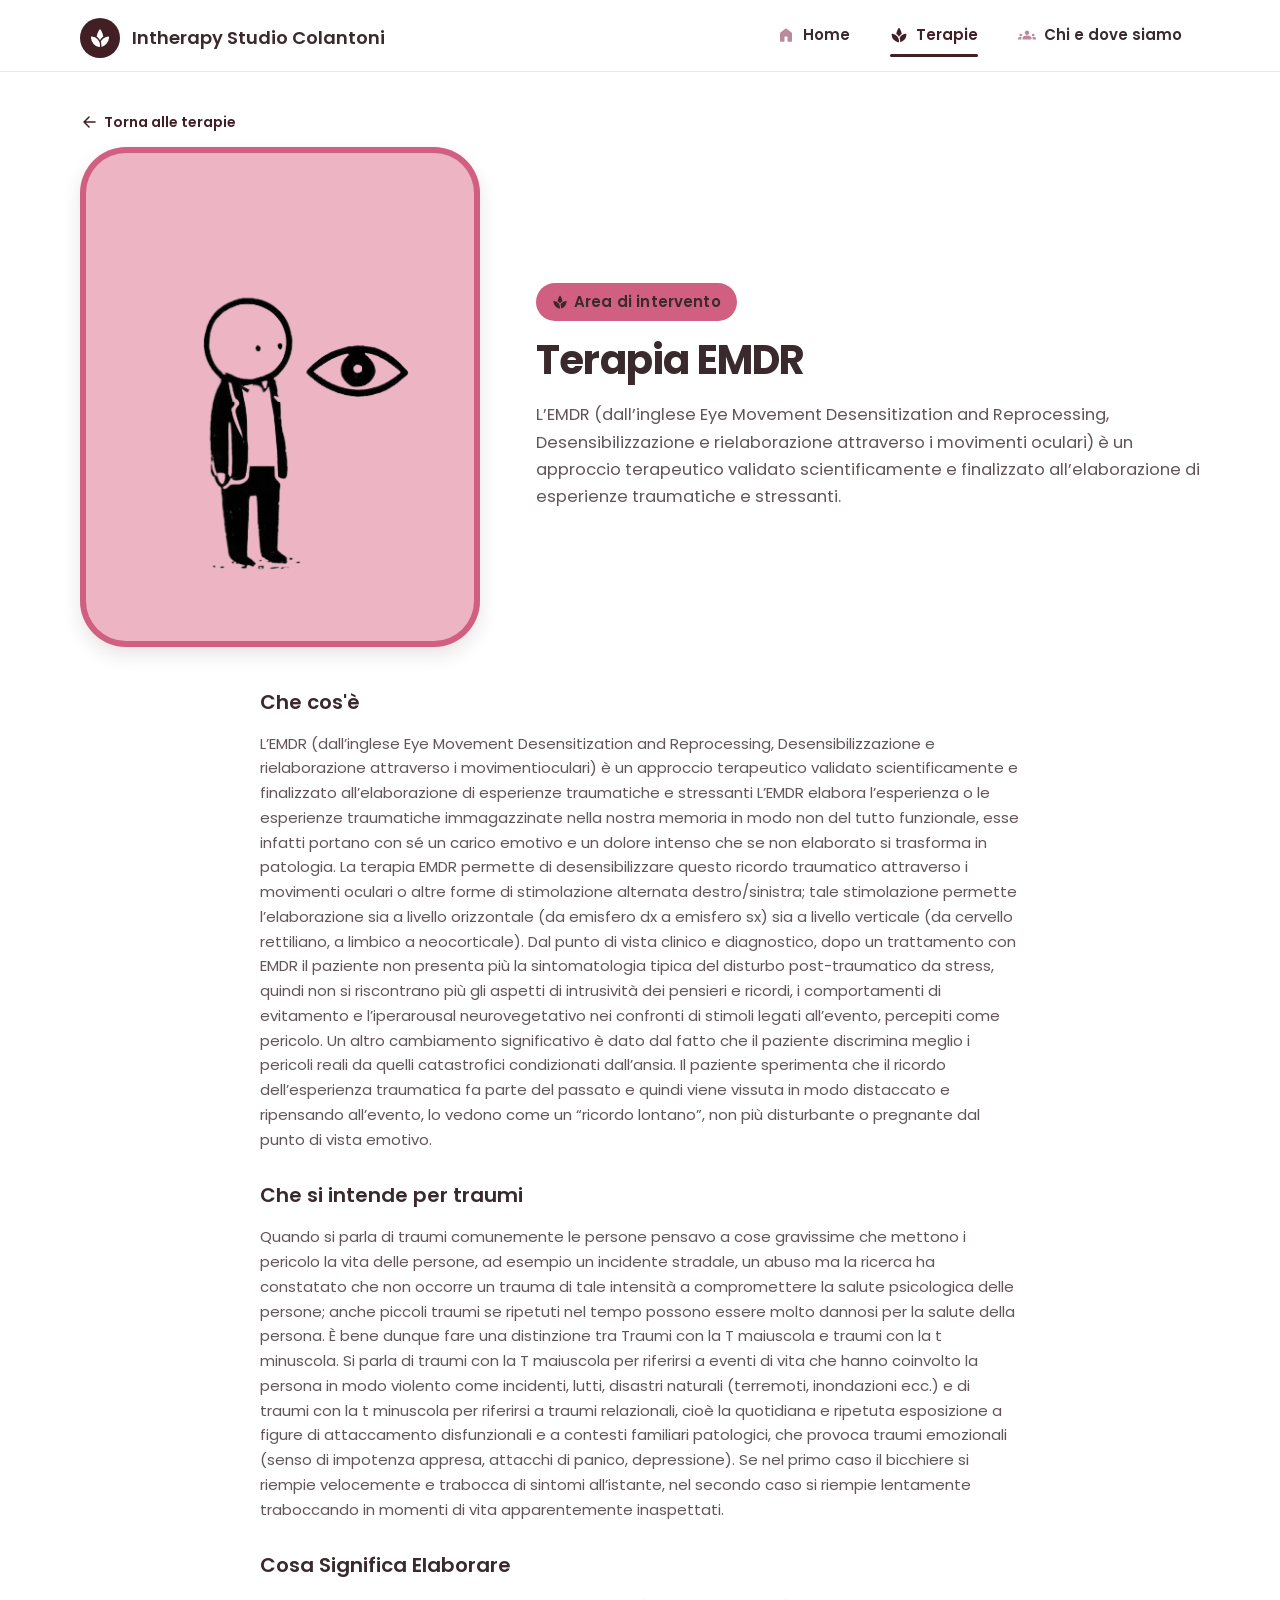
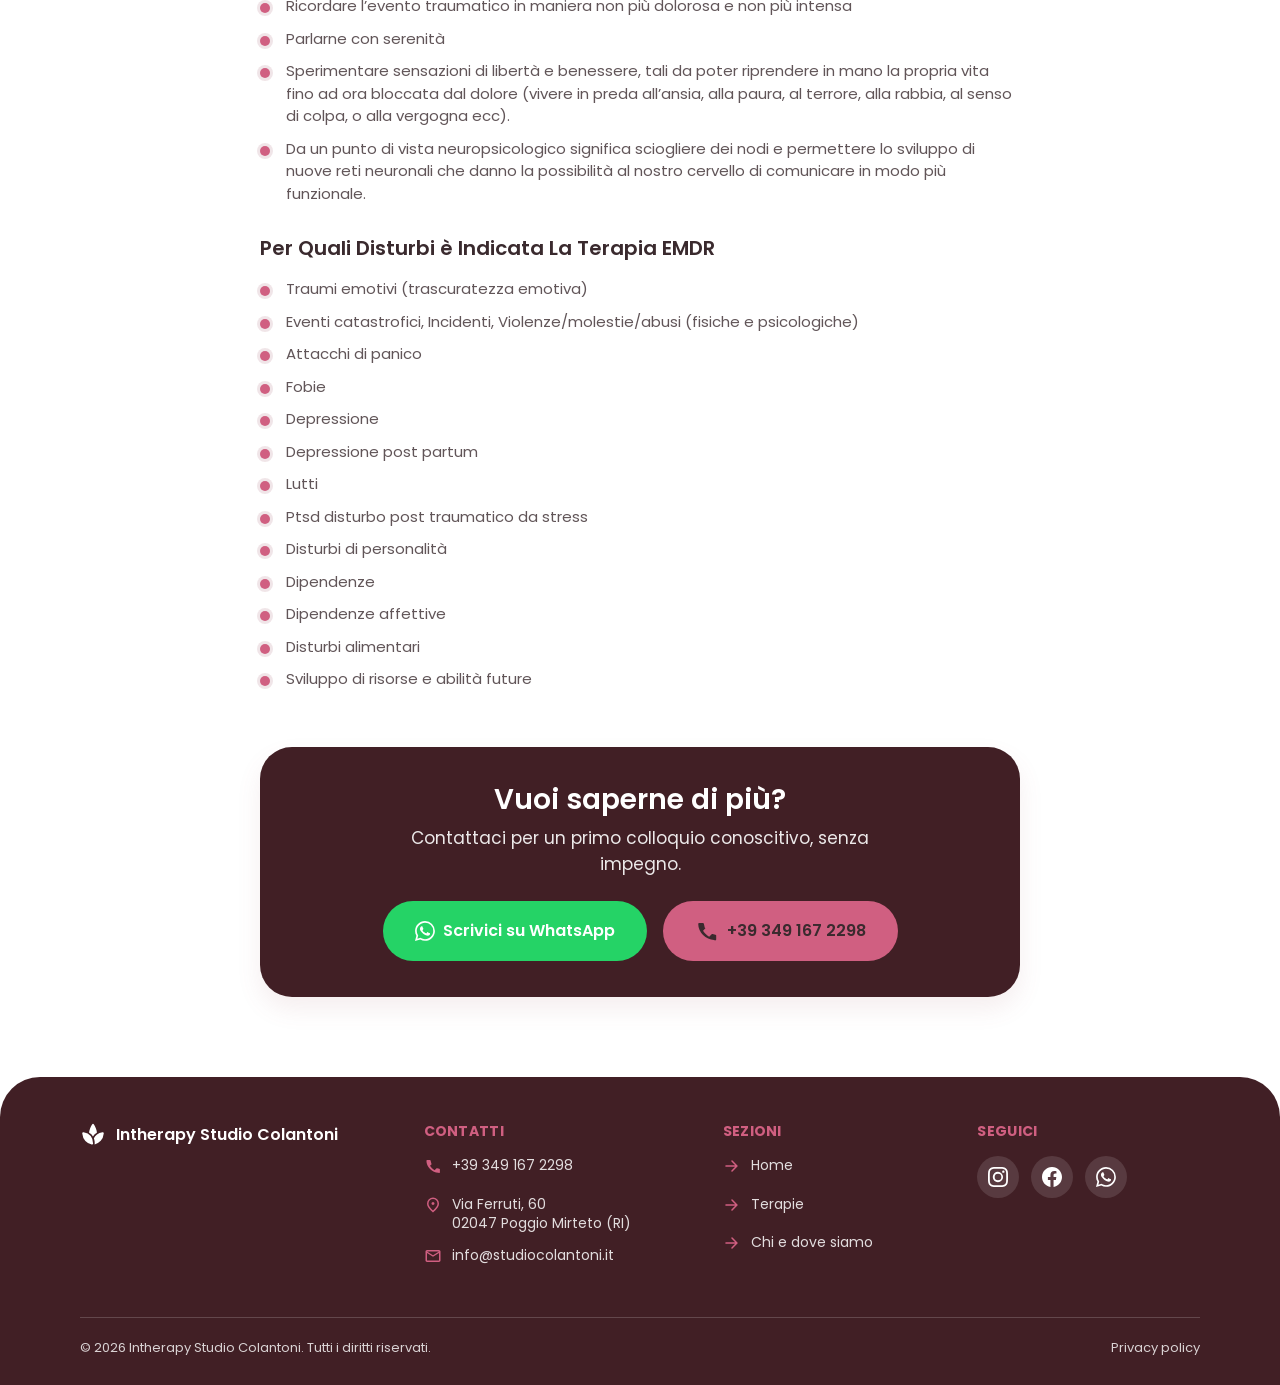
<file: terapia-emdr.html>
<!DOCTYPE html>
<html lang="it">

<head>
  <meta charset="UTF-8">
  <meta name="viewport" content="width=device-width, initial-scale=1">
  <!-- ============================================================
       View Transitions: quando il browser "salta" la dissolvenza fra
       due pagine (navigazione veloce, ripristino da bfcache col tasto
       indietro/avanti, prefers-reduced-motion, budget scaduto) la promise
       interna della transizione viene rifiutata con
       AbortError: "Transition was skipped".
       Non e' un errore — la pagina cambia comunque — ma finisce in console.
       Questa guardia lo silenzia senza toccare nulla del funzionamento.
       Va inline e in testa cosi' e' registrata prima che l'evento si verifichi.
       ============================================================ -->
  <script>
    addEventListener("unhandledrejection", function (e) {
      var r = e && e.reason;
      if (r && r.name === "AbortError" && /transition/i.test(r.message || "")) {
        e.preventDefault();
      }
    });
  </script>

  <title>Terapia EMDR | Intherapy Studio Colantoni</title>
  <meta name="description"
    content="Un approccio riconosciuto per l'elaborazione di esperienze traumatiche e dei ricordi che continuano a pesare sul presente.">
  <link rel="canonical" href="https://IL-TUO-DOMINIO.it/terapia-emdr.html">

  <meta property="og:type" content="website">
  <meta property="og:locale" content="it_IT">
  <meta property="og:site_name" content="Intherapy Studio Colantoni">
  <meta property="og:title" content="Terapia EMDR | Intherapy Studio Colantoni">
  <meta property="og:description"
    content="Un approccio riconosciuto per l'elaborazione di esperienze traumatiche e dei ricordi che continuano a pesare sul presente.">
  <meta property="og:url" content="https://IL-TUO-DOMINIO.it/terapia-emdr.html">

  <link rel="icon" type="image/png" href="favicon.png">
  <link rel="apple-touch-icon" href="assets/icons/Icon-192.png">
  <link rel="manifest" href="manifest.json">
  <meta name="theme-color" content="#995565">
  <link rel="preload" href="assets/fonts/poppins-latin-600-normal.woff2" as="font" type="font/woff2" crossorigin>
  <link rel="preload" href="assets/fonts/poppins-latin-400-normal.woff2" as="font" type="font/woff2" crossorigin>
  <link rel="stylesheet" href="assets/css/style.css">
</head>

<body>
  <svg xmlns="http://www.w3.org/2000/svg" class="sprite" aria-hidden="true">
    <symbol id="i-spa" viewBox="0 -960 960 960">
      <path
        d="M431-89q-135-32-232.5-134T83-499q-1-11 2-19.5T95-533q7-6 16-9.5t19-1.5q177 24 266.5 140T483-130q0 11-4 19t-12 14q-7 5-16 7.5t-20 .5Zm48-297q-22-38-60.5-82.5T337-530q2-64 35-152t78-157q6-9 14-13t16-4q8 0 16.5 4t13.5 13q46 69 78.5 157.5T623-530q-42 17-82.5 61.5T479-386Zm62 294q5-57-2.5-119.5T513-322q35-78 114.5-141T830-544q11-2 19.5 1.5T865-533q7 6 10.5 14.5T877-499q-17 171-112 271T541-92Z" />
    </symbol>
    <symbol id="i-home" viewBox="0 -960 960 960">
      <path
        d="M160-180v-390q0-14.25 6.38-27 6.37-12.75 17.62-21l260-195q15.68-12 35.84-12Q500-825 516-813l260 195q11.25 8.25 17.63 21 6.37 12.75 6.37 27v390q0 24.75-17.62 42.37Q764.75-120 740-120H590q-12.75 0-21.37-8.63Q560-137.25 560-150v-220q0-12.75-8.62-21.38Q542.75-400 530-400H430q-12.75 0-21.37 8.62Q400-382.75 400-370v220q0 12.75-8.62 21.37Q382.75-120 370-120H220q-24.75 0-42.37-17.63Q160-155.25 160-180Z" />
    </symbol>
    <symbol id="i-groups" viewBox="0 -960 960 960">
      <path
        d="M30-240q-12.75 0-21.37-8.63Q0-257.25 0-270v-23q0-38.57 41.5-62.78Q83-380 150.38-380q12.16 0 23.39.5t22.23 2.15q-8 17.35-12 35.17-4 17.81-4 37.18v65H30Zm240 0q-12.75 0-21.37-8.63Q240-257.25 240-270v-35q0-32 17.5-58.5T307-410q32-20 76.5-30t96.5-10q53 0 97.5 10t76.5 30q32 20 49 46.5t17 58.5v35q0 12.75-8.62 21.37Q702.75-240 690-240H270Zm510 0v-65q0-19.86-3.5-37.43T765-377.27q11-1.73 22.17-2.23 11.17-.5 22.83-.5 67.5 0 108.75 23.77T960-293v23q0 12.75-8.62 21.37Q942.75-240 930-240H780ZM149.57-410q-28.57 0-49.07-20.56Q80-451.13 80-480q0-29 20.56-49.5Q121.13-550 150-550q29 0 49.5 20.5t20.5 49.93q0 28.57-20.5 49.07T149.57-410Zm660 0q-28.57 0-49.07-20.56Q740-451.13 740-480q0-29 20.56-49.5Q781.13-550 810-550q29 0 49.5 20.5t20.5 49.93q0 28.57-20.5 49.07T809.57-410ZM480-480q-50 0-85-35t-35-85q0-51 35-85.5t85-34.5q51 0 85.5 34.5T600-600q0 50-34.5 85T480-480Z" />
    </symbol>
    <symbol id="i-favorite" viewBox="0 -960 960 960">
      <path
        d="M458-144q-11-4-19-12l-53-49Q262-320 171-424.5T80-643q0-90 60.5-150.5T290-854q51 0 101 24.5t89 80.5q44-56 91-80.5t99-24.5q89 0 149.5 60.5T880-643q0 114-91 218.5T574-205l-53 49q-8 8-19 12t-22 4q-11 0-22-4Z" />
    </symbol>
    <symbol id="i-verified" viewBox="0 -960 960 960">
      <path
        d="m437-433-73-76q-9-10-22-10t-23 9q-10 10-10 23t10 23l97 96q9 9 21 9t21-9l183-182q9-9 9-22t-10-22q-9-8-21.5-7.5T598-593L437-433ZM332-84l-62-106-124-25q-11-2-18.5-12t-5.5-21l14-120-79-92q-8-8-8-20t8-20l79-91-14-120q-2-11 5.5-21t18.5-12l124-25 62-107q6-10 17-14t22 1l109 51 109-51q11-5 22-1.5t17 13.5l63 108 123 25q11 2 18.5 12t5.5 21l-14 120 79 91q8 8 8 20t-8 20l-79 92 14 120q2 11-5.5 21T814-215l-123 25-63 107q-6 10-17 13.5T589-71l-109-51-109 51q-11 5-22 1t-17-14Z" />
    </symbol>
    <symbol id="i-self_improvement" viewBox="0 -960 960 960">
      <path
        d="M261-160q-26 0-43-17t-17-43q0-18 9-34.5t26-23.5l172-68v-138q-60 73-121.5 114T150-322q-12 2-21-7t-9-22q0-12 8.5-21t20.5-11q58-7 107-37t89-81l58-65q10-12 23.5-20t29.5-8h48q16 0 30 8t24 20l58 65q42 49 90 80t105 38q12 2 20.5 11t8.5 21q0 13-9 22t-21 7q-75-7-136.5-48T552-484v138l172 68q17 7 26 23.5t9 34.5q0 26-17 43t-43 17H396v-11q0-26 16-42t42-16h133q8 0 14-6t6-14q0-8-6-14t-14-6H454q-44 0-70 27t-26 71v11h-97Zm167.5-515.5Q407-697 407-727t21.5-51.5Q450-800 480-800t51.5 21.5Q553-757 553-727t-21.5 51.5Q510-654 480-654t-51.5-21.5Z" />
    </symbol>
    <symbol id="i-meeting_room" viewBox="0 -960 960 960">
      <path
        d="M150-120q-12.75 0-21.37-8.68-8.63-8.67-8.63-21.5 0-12.82 8.63-21.32 8.62-8.5 21.37-8.5h62v-630q0-12.75 8.63-21.38Q229.25-840 242-840h300q12.75 0 21.38 8.62Q572-822.75 572-810v15h147q12.75 0 21.38 8.62Q749-777.75 749-765v585h61q12.75 0 21.38 8.68 8.62 8.67 8.62 21.5 0 12.82-8.62 21.32-8.63 8.5-21.38 8.5h-91q-12.75 0-21.37-8.63Q689-137.25 689-150v-585H572v585q0 12.75-8.62 21.37Q554.75-120 542-120H150Zm329.5-388.5Q468-520 451-520t-28.5 11.5Q411-497 411-480t11.5 28.5Q434-440 451-440t28.5-11.5Q491-463 491-480t-11.5-28.5Z" />
    </symbol>
    <symbol id="i-psychology" viewBox="0 -960 960 960">
      <path
        d="m446-418 2 30q.74 6.22 4.78 10.11 4.05 3.89 9.94 3.89h32.39q5.89 0 10.02-3.89 4.12-3.89 4.87-10.11l2-30q12-2 22.47-8.46Q544.94-432.92 553-441l30 10q5 2 10 0t7.8-6.85l15.4-26.3q2.8-4.85 2.3-9.85t-5.19-9.17L593-499q5-14 5-29t-5-29l20.31-15.83Q618-577 618.5-582t-2.3-9.85l-15.4-26.3Q598-623 593-625t-10 0l-30 10q-8.33-7.69-19.17-13.85Q523-635 512-638l-2-30q-.74-6.22-4.78-10.11-4.05-3.89-9.94-3.89h-32.39q-5.89 0-10.01 3.89-4.13 3.89-4.88 10.11l-2 30q-11 3-21.83 9.15Q413.33-622.69 405-615l-30-10q-5-2-10 0t-7.8 6.85l-15.4 26.3Q339-587 339.5-582t5.19 9.17L365-557q-5 14-5 29t5 29l-20.31 15.83Q340-479 339.5-474t2.3 9.85l15.4 26.3Q360-433 365-431t10 0l30-10q8.06 8.08 18.53 14.54Q434-420 446-418Zm-16.5-60.38q-20.5-20.38-20.5-49.5t20.38-49.62q20.38-20.5 49.5-20.5t49.62 20.38q20.5 20.38 20.5 49.5t-20.38 49.62q-20.38 20.5-49.5 20.5t-49.62-20.38ZM270-80q-12.75 0-21.37-8.63Q240-97.25 240-110v-142q-57-52-88.5-121.5T120-520q0-150 105-255t255-105q125 0 221.5 73.5T827-615l55 218q4 14-5 25.5T853-360h-93v140q0 24.75-17.62 42.37Q724.75-160 700-160H600v50q0 12.75-8.62 21.37Q582.75-80 570-80H270Z" />
    </symbol>
    <symbol id="i-accessibility_new" viewBox="0 -960 960 960">
      <path
        d="M428.5-755.5Q407-777 407-807t21.5-51.5Q450-880 480-880t51.5 21.5Q553-837 553-807t-21.5 51.5Q510-734 480-734t-51.5-21.5ZM373-110v-503q-58-5-113.5-11.5T153-642q-14-3-21-14t-4-24q3-13 15-19t26-3q76 16 152 22.5t159 6.5q83 0 159-6.5T791-702q14-3 26 3t15 19q3 13-4 24t-21 14q-51 11-106.5 17.5T587-613v503q0 13-8.5 21.5T557-80q-13 0-21.5-8.5T527-110v-230h-94v230q0 13-8.5 21.5T403-80q-13 0-21.5-8.5T373-110Z" />
    </symbol>
    <symbol id="i-eco" viewBox="0 -960 960 960">
      <path
        d="M444-80q-42 0-78.5-8T298-112q32-119 87.5-230.5T535-529q-112 54-194.5 150T228-161q-4-4-7.5-7t-7.5-7q-45-45-69-103t-24-122q0-69 26-133t75-113q70-72 175-97t303-17q20 1 36.5 8.5T765-731q13 13 21 29.5t9 36.5q10 194-17 302t-99 180q-48 50-109 76.5T444-80Z" />
    </symbol>
    <symbol id="i-healing" viewBox="0 -960 960 960">
      <path
        d="M217-98 98-217q-19-17-19-43t19-43l564-564q18-18 43-17.5t43 17.5l119 119q17 18 17.5 43T867-662L303-98q-17 19-43 19t-43-19Zm287-158 205-205 158 158q18 18 18 43t-18 43L743-93q-17 17-40.5 14.5T662-98L504-256Zm7-125q11-11 11-28t-11-28q-11-11-28-11t-28 11q-11 11-11 28t11 28q11 11 28 11t28-11Zm-102-63q17 0 28-11t11-28q0-17-11-28t-28-11q-17 0-28 11t-11 28q0 17 11 28t28 11Zm147 0q17 0 28-11t11-28q0-17-11-28t-28-11q-17 0-28 11t-11 28q0 17 11 28t28 11Zm-299-58L95-664q-17-17-18-39.5T93-743l124-124q18-18 43-18t43 18l158 158-204 207Zm254-26q11-11 11-28t-11-28q-11-11-28-11t-28 11q-11 11-11 28t11 28q11 11 28 11t28-11Z" />
    </symbol>
    <symbol id="i-schedule" viewBox="0 -960 960 960">
      <path
        d="M513-492v-171q0-13-8.5-21.5T483-693q-13 0-21.5 8.5T453-663v183q0 6 2 11t6 10l144 149q9 10 22.5 9.5T650-310q9-9 9-22t-9-22L513-492ZM480-80q-82 0-155-31.5t-127.5-86Q143-252 111.5-325T80-480q0-82 31.5-155t86-127.5Q252-817 325-848.5T480-880q82 0 155 31.5t127.5 86Q817-708 848.5-635T880-480q0 82-31.5 155t-86 127.5Q708-143 635-111.5T480-80Z" />
    </symbol>
    <symbol id="i-camera_alt" viewBox="0 -960 960 960">
      <path
        d="M480-267q72 0 121-49t49-121q0-73-49-121.5T480-607q-73 0-121.5 48.5T310-437q0 72 48.5 121T480-267Zm0-60q-48 0-79-31.5T370-437q0-48 31-79t79-31q47 0 78.5 31t31.5 79q0 47-31.5 78.5T480-327ZM140-120q-24 0-42-18t-18-42v-513q0-23 18-41.5t42-18.5h147l55-66q8-11 20-16t26-5h184q14 0 26 5t20 16l55 66h147q23 0 41.5 18.5T880-693v513q0 24-18.5 42T820-120H140Z" />
    </symbol>
    <symbol id="i-open_in_new" viewBox="0 -960 960 960">
      <path
        d="M180-120q-24 0-42-18t-18-42v-600q0-24 18-42t42-18h249q12.75 0 21.38 8.68 8.62 8.67 8.62 21.5 0 12.82-8.62 21.32-8.63 8.5-21.38 8.5H180v600h600v-249q0-12.75 8.68-21.38 8.67-8.62 21.5-8.62 12.82 0 21.32 8.62 8.5 8.63 8.5 21.38v249q0 24-18 42t-42 18H180Zm600-617L403-360q-9 9-21 8.5t-21-9.5q-9-9-9-21t9-21l377-377H549q-12.75 0-21.37-8.68-8.63-8.67-8.63-21.5 0-12.82 8.63-21.32 8.62-8.5 21.37-8.5h261q12.75 0 21.38 8.62Q840-822.75 840-810v261q0 12.75-8.68 21.37-8.67 8.63-21.5 8.63-12.82 0-21.32-8.63-8.5-8.62-8.5-21.37v-188Z" />
    </symbol>
    <symbol id="i-menu" viewBox="0 -960 960 960">
      <path
        d="M150-240q-12.75 0-21.37-8.68-8.63-8.67-8.63-21.5 0-12.82 8.63-21.32 8.62-8.5 21.37-8.5h660q12.75 0 21.38 8.68 8.62 8.67 8.62 21.5 0 12.82-8.62 21.32-8.63 8.5-21.38 8.5H150Zm0-210q-12.75 0-21.37-8.68-8.63-8.67-8.63-21.5 0-12.82 8.63-21.32 8.62-8.5 21.37-8.5h660q12.75 0 21.38 8.68 8.62 8.67 8.62 21.5 0 12.82-8.62 21.32-8.63 8.5-21.38 8.5H150Zm0-210q-12.75 0-21.37-8.68-8.63-8.67-8.63-21.5 0-12.82 8.63-21.32 8.62-8.5 21.37-8.5h660q12.75 0 21.38 8.68 8.62 8.67 8.62 21.5 0 12.82-8.62 21.32-8.63 8.5-21.38 8.5H150Z" />
    </symbol>
    <symbol id="i-wifi_off" viewBox="0 -960 960 960">
      <path
        d="M784-91 411-463q-42 10-78 29.5T267-389q-15 12-33.5 13.5T201-388q-14-14-13-32.5t15-31.5q29-26 62-46t75-37L229-646q-35 18-68.5 40.5T98-558q-15 13-34 13.5T31-558q-14-14-12.5-32.5T34-622q30-27 62-50t65-41l-71-71q-9-9-9-21.5t9-21.5q9-9 21.5-9t21.5 9l694 694q9 9 9 21t-9 21q-9 9-21.5 9T784-91Zm-367-63q-27-27-27-63t27-63q27-27 63-27t63 27q27 27 27 63t-27 63q-27 27-63 27t-63-27Zm343-235q-14 14-33 14t-34-13q-32-27-71.5-57T549-500l-12-9q-15-11-7-29t28-14q57 11 104.5 35.5T754-454q15 13 17.5 32T760-389Zm169-169q-14 14-33.5 13.5T861-558q-83-70-178-111t-203-41q-37 0-71 4.5T352-693q-18 6-34.5-2.5T295-722q-6-18 2.5-35.5T324-780q36-11 75.5-15.5T480-800q128 0 241.5 48.5T926-622q14 13 15.5 31.5T929-558Z" />
    </symbol>
    <symbol id="i-call" viewBox="0 -960 960 960">
      <path
        d="M760-123q-118 0-232.5-53T322-322Q235-409 182-523.5T129-756q0-18 12-30t30-12h146q14 0 24 9t14 23l27 116q2 12-.5 22.5T417-590l-95 95q45 76 106 137t137 106l92-92q9-9 21-12t24-1l114 26q14 3 23 13.5t9 24.5v147q0 18-12 30t-30 12Z" />
    </symbol>
    <symbol id="i-mail" viewBox="0 -960 960 960">
      <path
        d="M160-160q-33 0-56.5-23.5T80-240v-480q0-33 23.5-56.5T160-800h640q33 0 56.5 23.5T880-720v480q0 33-23.5 56.5T800-160H160Zm320-280L160-640v400h640v-400L480-440Zm0-80 320-200H160l320 200ZM160-640v-80 480-400Z" />
    </symbol>
    <symbol id="i-place" viewBox="0 -960 960 960">
      <path
        d="M480-480q33 0 56.5-23.5T560-560q0-33-23.5-56.5T480-640q-33 0-56.5 23.5T400-560q0 33 23.5 56.5T480-480Zm0 294q122-112 181-203.5T720-552q0-109-69.5-178.5T480-800q-101 0-170.5 69.5T240-552q0 71 59 162.5T480-186Zm0 106Q319-217 239.5-334.5T160-552q0-150 96.5-239T480-880q127 0 223.5 89T800-552q0 100-79.5 217.5T480-80Zm0-472Z" />
    </symbol>
    <symbol id="i-star" viewBox="0 -960 960 960">
      <path d="m233-80 65-281L80-550l288-25 112-265 112 265 288 25-218 189 65 281-247-149L233-80Z" />
    </symbol>
    <symbol id="i-arrow_forward" viewBox="0 -960 960 960">
      <path
        d="M647-440H160q-17 0-28.5-11.5T120-480q0-17 11.5-28.5T160-520h487L451-716q-12-12-11.5-28.5T451-773q12-12 28.5-12t28.5 12l264 265q6 6 8.5 13t2.5 15q0 8-2.5 15t-8.5 13L508-187q-12 12-28.5 11.5T451-188q-11-12-11.5-28t11.5-28l196-196Z" />
    </symbol>
    <symbol id="i-description" viewBox="0 -960 960 960">
      <path
        d="M240-80q-33 0-56.5-23.5T160-160v-640q0-33 23.5-56.5T240-880h287q16 0 30.5 6t25.5 17l194 194q11 11 17 25.5t6 30.5v487q0 33-23.5 56.5T720-80H240Zm280-560v-160H240v640h480v-480H560q-17 0-28.5-11.5T520-640ZM320-280h320q17 0 28.5-11.5T680-320q0-17-11.5-28.5T640-360H320q-17 0-28.5 11.5T280-320q0 17 11.5 28.5T320-280Zm0-160h320q17 0 28.5-11.5T680-480q0-17-11.5-28.5T640-520H320q-17 0-28.5 11.5T280-480q0 17 11.5 28.5T320-440Z" />
    </symbol>
  </svg>
  <div class="layout">

    <!-- ═══════════ Barra di navigazione (TopNavBar) ═══════════ -->
    <header class="topbar">
      <a class="brand" href="index.html">
        <span class="brand__mark"><svg class="icon" aria-hidden="true">
            <use href="#i-spa"></use>
          </svg></span>
        <span class="brand__name">Intherapy Studio Colantoni</span>
      </a>

      <nav class="nav" aria-label="Navigazione principale">
        <a class="nav__item" href="index.html"><svg class="icon" aria-hidden="true">
            <use href="#i-home"></use>
          </svg>Home</a>
        <a class="nav__item" href="terapie.html" aria-current="page"><svg class="icon" aria-hidden="true">
            <use href="#i-spa"></use>
          </svg>Terapie</a>
        <a class="nav__item" href="chi-e-dove-siamo.html"><svg class="icon" aria-hidden="true">
            <use href="#i-groups"></use>
          </svg>Chi e dove siamo</a>
      </nav>

      <button class="menu-btn" type="button" aria-label="Apri il menu" aria-controls="drawer" aria-expanded="false">
        <svg class="icon" aria-hidden="true">
          <use href="#i-menu"></use>
        </svg>
      </button>
    </header>

    <!-- Drawer mobile (AppEndDrawer) -->
    <div class="scrim" id="scrim"></div>
    <aside class="drawer" id="drawer" aria-hidden="true" aria-label="Menu">
      <a class="brand" href="index.html">
        <span class="brand__mark"><svg class="icon" aria-hidden="true">
            <use href="#i-spa"></use>
          </svg></span>
        <span class="brand__name">Intherapy Studio Colantoni</span>
      </a>
      <ul class="drawer__list">
        <li><a class="drawer__item" href="index.html"><svg class="icon" aria-hidden="true">
              <use href="#i-home"></use>
            </svg>Home</a></li>
        <li><a class="drawer__item" href="terapie.html" aria-current="page"><svg class="icon" aria-hidden="true">
              <use href="#i-spa"></use>
            </svg>Terapie</a></li>
        <li><a class="drawer__item" href="chi-e-dove-siamo.html"><svg class="icon" aria-hidden="true">
              <use href="#i-groups"></use>
            </svg>Chi e dove siamo</a></li>
      </ul>
    </aside>

    <main class="page">
      <a class="back-link" href="terapie.html"><svg class="icon" aria-hidden="true">
          <use href="#i-arrow_forward"></use>
        </svg>Torna alle terapie</a>

      <!-- Intestazione della terapia: foto + titolo + introduzione. -->
      <section class="feature-hero">
        <div class="feature-hero__media">
          <div class="photo photo--xl">
            <picture>
              <source srcset="assets/img/Terapia_EMDR.webp" type="image/webp">

              <source srcset="assets/img/Terapia_EMDR.png" type="image/png">

              <img src="assets/img/Terapia_EMDR.png" alt="psicologia e psicoterapia" width="600"
                height="450">
            </picture>
          </div>
        </div>
        <div class="feature-hero__text">
          <span class="pill"><svg class="icon" aria-hidden="true">
              <use href="#i-spa"></use>
            </svg>Area di intervento</span>
          <h1 class="display-sm feature-hero__title">Terapia EMDR</h1>
          <p class="body-md">L’EMDR (dall’inglese Eye Movement Desensitization and Reprocessing, 
              Desensibilizzazione e rielaborazione attraverso i movimenti oculari) è un approccio terapeutico 
              validato scientificamente e finalizzato all’elaborazione di esperienze traumatiche e stressanti.</p>
        </div>
      </section>

      <!-- Approfondimento (testo placeholder, da sostituire con i contenuti reali). -->
      <div class="prose">
        <div class="prose__block">
          <h2 class="title-lg prose__h">Che cos'è</h2>
          <p class="prose__p">
            L’EMDR (dall’inglese Eye Movement Desensitization and Reprocessing, Desensibilizzazione
            e rielaborazione attraverso i movimentioculari) è un approccio terapeutico validato
            scientificamente e finalizzato all’elaborazione di esperienze traumatiche e stressanti

            L’EMDR elabora l’esperienza o le esperienze traumatiche immagazzinate
            nella nostra memoria in modo non del tutto funzionale, esse infatti portano
            con sé un carico emotivo e un dolore intenso che se non elaborato si
            trasforma in patologia. La terapia EMDR permette di desensibilizzare questo
            ricordo traumatico attraverso i movimenti oculari o altre forme di stimolazione
            alternata destro/sinistra; tale stimolazione permette l’elaborazione sia a
            livello orizzontale (da emisfero dx a emisfero sx) sia a livello verticale (da
            cervello rettiliano, a limbico a neocorticale). Dal punto di vista clinico e
            diagnostico, dopo un trattamento con EMDR il paziente non presenta
            più la sintomatologia tipica del disturbo post-traumatico da stress,
            quindi non si riscontrano più gli aspetti di intrusività dei pensieri e ricordi, i
            comportamenti di evitamento e l’iperarousal neurovegetativo nei confronti
            di stimoli legati all’evento, percepiti come pericolo. Un altro cambiamento
            significativo è dato dal fatto che il paziente discrimina meglio i pericoli
            reali da quelli catastrofici condizionati dall’ansia.
            Il paziente sperimenta che il ricordo dell’esperienza traumatica fa parte
            del passato e quindi viene vissuta in modo distaccato e ripensando all’evento,
            lo vedono come un “ricordo lontano”, non più disturbante o pregnante dal punto
            di vista emotivo.
          </p>
        </div>
        <div class="prose__block">
          <h2 class="title-lg prose__h">Che si intende per traumi</h2>
          <p class="prose__p">
            Quando si parla di traumi comunemente le persone pensavo a cose gravissime che mettono i pericolo la vita
            delle persone, ad esempio un incidente stradale, un abuso ma la ricerca ha constatato che non occorre un
            trauma di tale intensità a compromettere la salute psicologica delle persone; anche piccoli traumi se
            ripetuti nel tempo possono essere molto dannosi per la salute della persona.
            È bene dunque fare una distinzione tra Traumi con la T maiuscola e traumi con la t minuscola. Si parla di
            traumi con la T maiuscola per riferirsi a eventi di vita che hanno coinvolto la persona in modo violento
            come incidenti, lutti, disastri naturali (terremoti, inondazioni ecc.) e di traumi con la t minuscola per
            riferirsi a traumi relazionali, cioè la quotidiana e ripetuta esposizione a figure di attaccamento
            disfunzionali e a contesti familiari patologici, che provoca traumi emozionali (senso di impotenza appresa,
            attacchi di panico, depressione). Se nel primo caso il bicchiere si riempie velocemente e trabocca di
            sintomi all’istante, nel secondo caso si riempie lentamente traboccando in momenti di vita apparentemente
            inaspettati.
          </p>
        </div>
        <div class="prose__block">
          <h2 class="title-lg prose__h">Cosa Significa Elaborare</h2>
          <p class="prose__p">
          <ul class="prose__list">
            <li>Ricordare l’evento traumatico in maniera non più dolorosa e non più intensa</li>
            <li>Parlarne con serenità</li>
            <li>Sperimentare sensazioni di libertà e benessere, tali da poter riprendere in mano la propria vita fino ad
              ora bloccata dal dolore (vivere in preda all’ansia, alla paura, al terrore, alla rabbia, al senso di
              colpa, o alla vergogna ecc).</li>
            <li>Da un punto di vista neuropsicologico significa sciogliere dei nodi e permettere lo sviluppo di nuove
              reti neuronali che danno la possibilità al nostro cervello di comunicare in modo più funzionale. </li>
          </ul>
          </p>
        </div>
        <div class="prose__block">
          <h2 class="title-lg prose__h">Per Quali Disturbi è Indicata La Terapia EMDR</h2>
          <p class="prose__p">
          <ul class="prose__list">
            <li>Traumi emotivi (trascuratezza emotiva)</li>
            <li>Eventi catastrofici, Incidenti, Violenze/molestie/abusi (fisiche e psicologiche)</li>
            <li>Attacchi di panico</li>
            <li>Fobie</li>
            <li>Depressione</li>
            <li>Depressione post partum</li>
            <li>Lutti</li>
            <li>Ptsd disturbo post traumatico da stress</li>
            <li>Disturbi di personalità</li>
            <li>Dipendenze</li>
            <li>Dipendenze affettive</li>
            <li>Disturbi alimentari</li>
            <li>Sviluppo di risorse e abilità future</li>
          </ul>
          </p>
        </div>

        <!-- CTA finale -->
        <section class="cta-band">
          <h2 class="headline-md cta-band__title">Vuoi saperne di più?</h2>
          <p class="body-md cta-band__lead">Contattaci per un primo colloquio conoscitivo, senza impegno.</p>
          <div class="cta-band__actions">
            <a class="btn btn--whatsapp" href="https://wa.me/message/WDTUO3AL5MNND1" target="_blank"
              rel="noopener noreferrer"><svg xmlns="http://www.w3.org/2000/svg" width="20" height="20"
                viewBox="0 0 16 16">
                <path
                  d="M13.601 2.326A7.85 7.85 0 0 0 7.994 0C3.627 0 .068 3.558.064 7.926c0 1.399.366 2.76 1.057 3.965L0 16l4.204-1.102a7.9 7.9 0 0 0 3.79.965h.004c4.368 0 7.926-3.558 7.93-7.93A7.9 7.9 0 0 0 13.6 2.326zM7.994 14.521a6.6 6.6 0 0 1-3.356-.92l-.24-.144-2.494.654.666-2.433-.156-.251a6.56 6.56 0 0 1-1.007-3.505c0-3.626 2.957-6.584 6.591-6.584a6.56 6.56 0 0 1 4.66 1.931 6.56 6.56 0 0 1 1.928 4.66c-.004 3.639-2.961 6.592-6.592 6.592m3.615-4.934c-.197-.099-1.17-.578-1.353-.646-.182-.065-.315-.099-.445.099-.133.197-.513.646-.627.775-.114.133-.232.148-.43.05-.197-.1-.836-.308-1.592-.985-.59-.525-.985-1.175-1.103-1.372-.114-.198-.011-.304.088-.403.087-.088.197-.232.296-.346.1-.114.133-.198.198-.33.065-.134.034-.248-.015-.347-.05-.099-.445-1.076-.612-1.47-.16-.389-.323-.335-.445-.34-.114-.007-.247-.007-.38-.007a.73.73 0 0 0-.529.247c-.182.198-.691.677-.691 1.654s.71 1.916.81 2.049c.098.133 1.394 2.132 3.383 2.992.47.205.84.326 1.129.418.475.152.904.129 1.246.08.38-.058 1.171-.48 1.338-.943.164-.464.164-.86.114-.943-.049-.084-.182-.133-.38-.232">
                </path>
              </svg>Scrivici su WhatsApp</a>
            <a class="btn btn--secondary" href="tel:+393491672298"><svg class="icon" aria-hidden="true">
                <use href="#i-call"></use>
              </svg>+39 349 167 2298</a>
          </div>
        </section>
    </main>

    <!-- ═══════════ Footer (su tutte le pagine) ═══════════ -->
    <footer class="footer">
      <div class="footer__grid">

        <!-- Colonna 1: brand -->
        <div class="footer__brand">
          <svg class="icon" aria-hidden="true">
            <use href="#i-spa"></use>
          </svg>
          <span class="footer__name">Intherapy Studio Colantoni</span>
        </div>

        <!-- Colonna 2: contatti (telefono, indirizzo, email) -->
        <div>
          <p class="footer__col-title">Contatti</p>
          <ul class="footer__list">
            <li><a class="footer__link" href="tel:+393491672298"><svg class="icon" aria-hidden="true">
                  <use href="#i-call"></use>
                </svg><span>+39 349 167 2298</span></a></li>
            <li><a class="footer_link"
                href="https://www.google.com/maps/place/Intherapy+Studio+Colantoni/@42.2591902,12.6850825,699m/data=!3m1!1e3!4m6!3m5!1s0x132f0ee7e6fbb7f1:0x973da9ca197ae74b!8m2!3d42.2592497!4d12.6875785!16s%2Fg%2F11h6nntkn4!5m2!1e2!1e4?authuser=0&entry=ttu&g_ep=EgoyMDI2MDgwNS4xIKXMDSoASAFQAw%3D%3D"
                target="_blank" rel="noopener noreferrer"><span class="footer__link"><svg class="icon"
                    aria-hidden="true">
                    <use href="#i-place"></use>
                  </svg><span>Via Ferruti, 60<br>02047 Poggio Mirteto (RI)</span></span></a></li>
            <li><a class="footer__link" href="mailto:info@studiocolantoni.it"><svg class="icon" aria-hidden="true">
                  <use href="#i-mail"></use>
                </svg><span>info@studiocolantoni.it</span></a></li>
          </ul>
        </div>

        <!-- Colonna 3: link rapidi alle 3 sezioni principali -->
        <div>
          <p class="footer__col-title">Sezioni</p>
          <ul class="footer__list">
            <li><a class="footer__link" href="index.html"><svg class="icon" aria-hidden="true">
                  <use href="#i-arrow_forward"></use>
                </svg><span>Home</span></a></li>
            <li><a class="footer__link" href="terapie.html"><svg class="icon" aria-hidden="true">
                  <use href="#i-arrow_forward"></use>
                </svg><span>Terapie</span></a></li>
            <li><a class="footer__link" href="chi-e-dove-siamo.html"><svg class="icon" aria-hidden="true">
                  <use href="#i-arrow_forward"></use>
                </svg><span>Chi e dove siamo</span></a></li>
          </ul>
        </div>

        <!-- Colonna 4: social -->
        <div>
          <p class="footer__col-title">Seguici</p>
          <div class="footer__social">
            <a href="https://www.instagram.com/intherapy.studiocolantoni" target="_blank" rel="noopener noreferrer"
              aria-label="Instagram"><svg xmlns="http://www.w3.org/2000/svg" width="20" height="20" viewBox="0 0 16 16">
                <path
                  d="M8 0C5.829 0 5.556.01 4.703.048 3.85.088 3.269.222 2.76.42a3.9 3.9 0 0 0-1.417.923A3.9 3.9 0 0 0 .42 2.76C.222 3.268.087 3.85.048 4.7.01 5.555 0 5.827 0 8.001c0 2.172.01 2.444.048 3.297.04.852.174 1.433.372 1.942.205.526.478.972.923 1.417.444.445.89.719 1.416.923.51.198 1.09.333 1.942.372C5.555 15.99 5.827 16 8 16s2.444-.01 3.298-.048c.851-.04 1.434-.174 1.943-.372a3.9 3.9 0 0 0 1.416-.923c.445-.445.718-.891.923-1.417.197-.509.332-1.09.372-1.942C15.99 10.445 16 10.173 16 8s-.01-2.445-.048-3.299c-.04-.851-.175-1.433-.372-1.941a3.9 3.9 0 0 0-.923-1.417A3.9 3.9 0 0 0 13.24.42c-.51-.198-1.092-.333-1.943-.372C10.443.01 10.172 0 7.998 0zm-.717 1.442h.718c2.136 0 2.389.007 3.232.046.78.035 1.204.166 1.486.275.373.145.64.319.92.599s.453.546.598.92c.11.281.24.705.275 1.485.039.843.047 1.096.047 3.231s-.008 2.389-.047 3.232c-.035.78-.166 1.203-.275 1.485a2.5 2.5 0 0 1-.599.919c-.28.28-.546.453-.92.598-.28.11-.704.24-1.485.276-.843.038-1.096.047-3.232.047s-2.39-.009-3.233-.047c-.78-.036-1.203-.166-1.485-.276a2.5 2.5 0 0 1-.92-.598 2.5 2.5 0 0 1-.6-.92c-.109-.281-.24-.705-.275-1.485-.038-.843-.046-1.096-.046-3.233s.008-2.388.046-3.231c.036-.78.166-1.204.276-1.486.145-.373.319-.64.599-.92s.546-.453.92-.598c.282-.11.705-.24 1.485-.276.738-.034 1.024-.044 2.515-.045zm4.988 1.328a.96.96 0 1 0 0 1.92.96.96 0 0 0 0-1.92m-4.27 1.122a4.109 4.109 0 1 0 0 8.217 4.109 4.109 0 0 0 0-8.217m0 1.441a2.667 2.667 0 1 1 0 5.334 2.667 2.667 0 0 1 0-5.334">
                </path>
              </svg></a>
            <a href="https://www.facebook.com/dott.ssakatiacolantonipsicologa" target="_blank" rel="noopener noreferrer"
              aria-label="Facebook"><svg xmlns="http://www.w3.org/2000/svg" width="20" height="20" viewBox="0 0 16 16">
                <path
                  d="M16 8.049c0-4.446-3.582-8.05-8-8.05C3.58 0-.002 3.603-.002 8.05c0 4.017 2.926 7.347 6.75 7.951v-5.625h-2.03V8.05H6.75V6.275c0-2.017 1.195-3.131 3.022-3.131.876 0 1.791.157 1.791.157v1.98h-1.009c-.993 0-1.303.621-1.303 1.258v1.51h2.218l-.354 2.326H9.25V16c3.824-.604 6.75-3.934 6.75-7.951">
                </path>
              </svg></a>
            <a href="https://wa.me/message/WDTUO3AL5MNND1" target="_blank" rel="noopener noreferrer"
              aria-label="WhatsApp"><svg xmlns="http://www.w3.org/2000/svg" width="20" height="20" viewBox="0 0 16 16">
                <path
                  d="M13.601 2.326A7.85 7.85 0 0 0 7.994 0C3.627 0 .068 3.558.064 7.926c0 1.399.366 2.76 1.057 3.965L0 16l4.204-1.102a7.9 7.9 0 0 0 3.79.965h.004c4.368 0 7.926-3.558 7.93-7.93A7.9 7.9 0 0 0 13.6 2.326zM7.994 14.521a6.6 6.6 0 0 1-3.356-.92l-.24-.144-2.494.654.666-2.433-.156-.251a6.56 6.56 0 0 1-1.007-3.505c0-3.626 2.957-6.584 6.591-6.584a6.56 6.56 0 0 1 4.66 1.931 6.56 6.56 0 0 1 1.928 4.66c-.004 3.639-2.961 6.592-6.592 6.592m3.615-4.934c-.197-.099-1.17-.578-1.353-.646-.182-.065-.315-.099-.445.099-.133.197-.513.646-.627.775-.114.133-.232.148-.43.05-.197-.1-.836-.308-1.592-.985-.59-.525-.985-1.175-1.103-1.372-.114-.198-.011-.304.088-.403.087-.088.197-.232.296-.346.1-.114.133-.198.198-.33.065-.134.034-.248-.015-.347-.05-.099-.445-1.076-.612-1.47-.16-.389-.323-.335-.445-.34-.114-.007-.247-.007-.38-.007a.73.73 0 0 0-.529.247c-.182.198-.691.677-.691 1.654s.71 1.916.81 2.049c.098.133 1.394 2.132 3.383 2.992.47.205.84.326 1.129.418.475.152.904.129 1.246.08.38-.058 1.171-.48 1.338-.943.164-.464.164-.86.114-.943-.049-.084-.182-.133-.38-.232">
                </path>
              </svg></a>
          </div>
        </div>

      </div>

      <div class="footer__bottom">
        <p class="footer__copy">© 2026 Intherapy Studio Colantoni. Tutti i diritti riservati.</p>
        <nav class="footer__legal" aria-label="Note legali">
          <a href="privacy.html">Privacy policy</a>
        </nav>
      </div>
    </footer>

  </div>

  <script src="assets/js/main.js" defer></script>
</body>

</html>
</file>
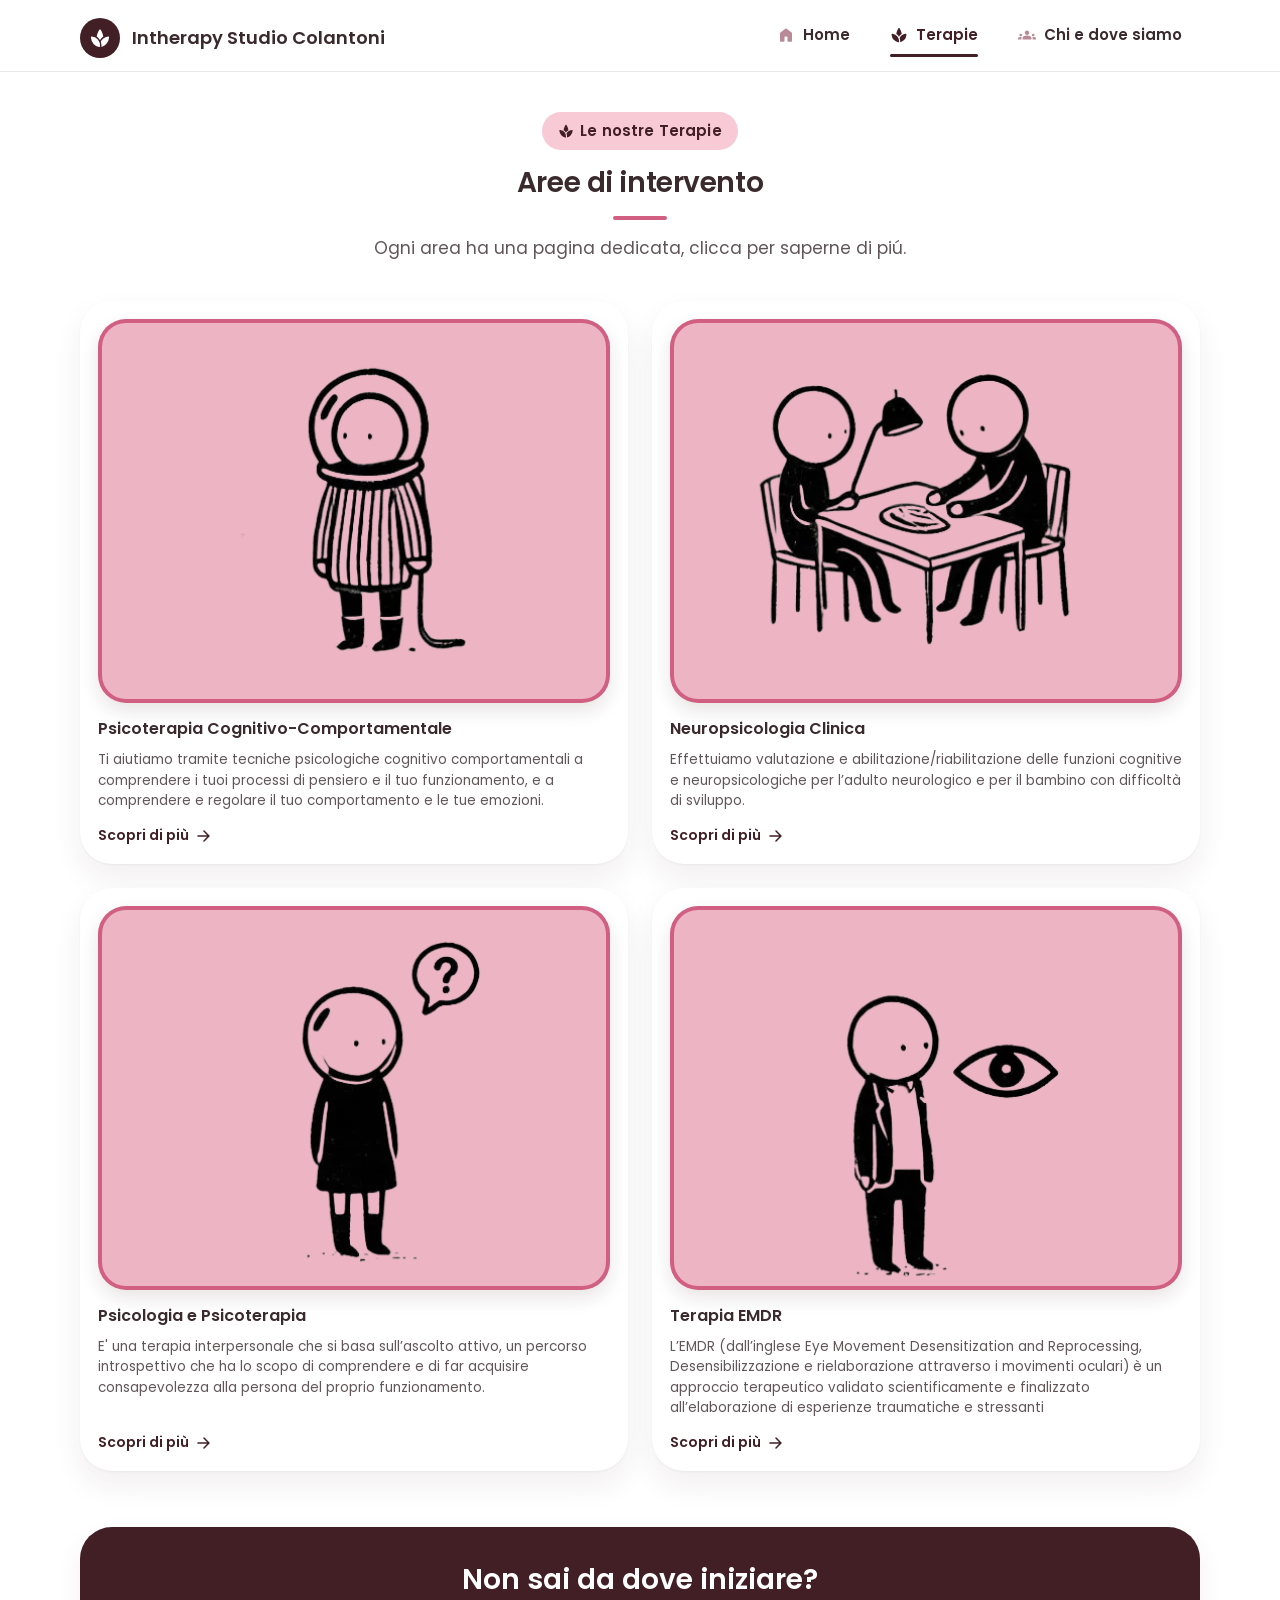
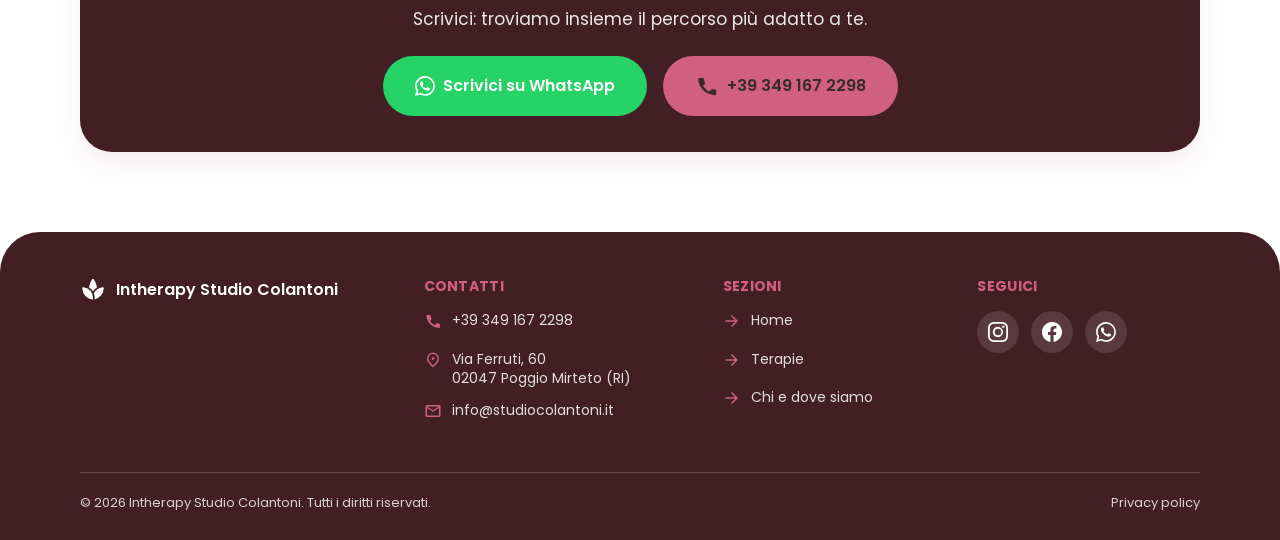
<file: terapie.html>
<!DOCTYPE html>
<html lang="it">

<head>
  <meta charset="UTF-8">
  <meta name="viewport" content="width=device-width, initial-scale=1">
  <!-- ============================================================
       View Transitions: quando il browser "salta" la dissolvenza fra
       due pagine (navigazione veloce, ripristino da bfcache col tasto
       indietro/avanti, prefers-reduced-motion, budget scaduto) la promise
       interna della transizione viene rifiutata con
       AbortError: "Transition was skipped".
       Non e' un errore — la pagina cambia comunque — ma finisce in console.
       Questa guardia lo silenzia senza toccare nulla del funzionamento.
       Va inline e in testa cosi' e' registrata prima che l'evento si verifichi.
       ============================================================ -->
  <script>
    addEventListener("unhandledrejection", function (e) {
      var r = e && e.reason;
      if (r && r.name === "AbortError" && /transition/i.test(r.message || "")) {
        e.preventDefault();
      }
    });
  </script>

  <title>Le Terapie | Intherapy Studio Colantoni</title>
  <meta name="description" content="Le aree di intervento dello Studio Colantoni: psicoterapia cognitivo-comportamentale, neuropsicologia clinica, psicologia e psicoterapia, EMDR.">
  <link rel="canonical" href="https://IL-TUO-DOMINIO.it/terapie.html">

  <meta property="og:type" content="website">
  <meta property="og:locale" content="it_IT">
  <meta property="og:site_name" content="Intherapy Studio Colantoni">
  <meta property="og:title" content="Le Terapie | Intherapy Studio Colantoni">
  <meta property="og:description" content="Le aree di intervento dello Studio Colantoni: psicoterapia cognitivo-comportamentale, neuropsicologia clinica, psicologia e psicoterapia, EMDR.">
  <meta property="og:url" content="https://IL-TUO-DOMINIO.it/terapie.html">

  <link rel="icon" type="image/png" href="favicon.png">
  <link rel="apple-touch-icon" href="assets/icons/Icon-192.png">
  <link rel="manifest" href="manifest.json">
  <meta name="theme-color" content="#995565">
  <link rel="preload" href="assets/fonts/poppins-latin-600-normal.woff2" as="font" type="font/woff2" crossorigin>
  <link rel="preload" href="assets/fonts/poppins-latin-400-normal.woff2" as="font" type="font/woff2" crossorigin>
  <link rel="stylesheet" href="assets/css/style.css">
</head>

<body>
  <svg xmlns="http://www.w3.org/2000/svg" class="sprite" aria-hidden="true"><symbol id="i-spa" viewBox="0 -960 960 960"><path d="M431-89q-135-32-232.5-134T83-499q-1-11 2-19.5T95-533q7-6 16-9.5t19-1.5q177 24 266.5 140T483-130q0 11-4 19t-12 14q-7 5-16 7.5t-20 .5Zm48-297q-22-38-60.5-82.5T337-530q2-64 35-152t78-157q6-9 14-13t16-4q8 0 16.5 4t13.5 13q46 69 78.5 157.5T623-530q-42 17-82.5 61.5T479-386Zm62 294q5-57-2.5-119.5T513-322q35-78 114.5-141T830-544q11-2 19.5 1.5T865-533q7 6 10.5 14.5T877-499q-17 171-112 271T541-92Z" /></symbol><symbol id="i-home" viewBox="0 -960 960 960"><path d="M160-180v-390q0-14.25 6.38-27 6.37-12.75 17.62-21l260-195q15.68-12 35.84-12Q500-825 516-813l260 195q11.25 8.25 17.63 21 6.37 12.75 6.37 27v390q0 24.75-17.62 42.37Q764.75-120 740-120H590q-12.75 0-21.37-8.63Q560-137.25 560-150v-220q0-12.75-8.62-21.38Q542.75-400 530-400H430q-12.75 0-21.37 8.62Q400-382.75 400-370v220q0 12.75-8.62 21.37Q382.75-120 370-120H220q-24.75 0-42.37-17.63Q160-155.25 160-180Z" /></symbol><symbol id="i-groups" viewBox="0 -960 960 960"><path d="M30-240q-12.75 0-21.37-8.63Q0-257.25 0-270v-23q0-38.57 41.5-62.78Q83-380 150.38-380q12.16 0 23.39.5t22.23 2.15q-8 17.35-12 35.17-4 17.81-4 37.18v65H30Zm240 0q-12.75 0-21.37-8.63Q240-257.25 240-270v-35q0-32 17.5-58.5T307-410q32-20 76.5-30t96.5-10q53 0 97.5 10t76.5 30q32 20 49 46.5t17 58.5v35q0 12.75-8.62 21.37Q702.75-240 690-240H270Zm510 0v-65q0-19.86-3.5-37.43T765-377.27q11-1.73 22.17-2.23 11.17-.5 22.83-.5 67.5 0 108.75 23.77T960-293v23q0 12.75-8.62 21.37Q942.75-240 930-240H780ZM149.57-410q-28.57 0-49.07-20.56Q80-451.13 80-480q0-29 20.56-49.5Q121.13-550 150-550q29 0 49.5 20.5t20.5 49.93q0 28.57-20.5 49.07T149.57-410Zm660 0q-28.57 0-49.07-20.56Q740-451.13 740-480q0-29 20.56-49.5Q781.13-550 810-550q29 0 49.5 20.5t20.5 49.93q0 28.57-20.5 49.07T809.57-410ZM480-480q-50 0-85-35t-35-85q0-51 35-85.5t85-34.5q51 0 85.5 34.5T600-600q0 50-34.5 85T480-480Z" /></symbol><symbol id="i-favorite" viewBox="0 -960 960 960"><path d="M458-144q-11-4-19-12l-53-49Q262-320 171-424.5T80-643q0-90 60.5-150.5T290-854q51 0 101 24.5t89 80.5q44-56 91-80.5t99-24.5q89 0 149.5 60.5T880-643q0 114-91 218.5T574-205l-53 49q-8 8-19 12t-22 4q-11 0-22-4Z" /></symbol><symbol id="i-verified" viewBox="0 -960 960 960"><path d="m437-433-73-76q-9-10-22-10t-23 9q-10 10-10 23t10 23l97 96q9 9 21 9t21-9l183-182q9-9 9-22t-10-22q-9-8-21.5-7.5T598-593L437-433ZM332-84l-62-106-124-25q-11-2-18.5-12t-5.5-21l14-120-79-92q-8-8-8-20t8-20l79-91-14-120q-2-11 5.5-21t18.5-12l124-25 62-107q6-10 17-14t22 1l109 51 109-51q11-5 22-1.5t17 13.5l63 108 123 25q11 2 18.5 12t5.5 21l-14 120 79 91q8 8 8 20t-8 20l-79 92 14 120q2 11-5.5 21T814-215l-123 25-63 107q-6 10-17 13.5T589-71l-109-51-109 51q-11 5-22 1t-17-14Z" /></symbol><symbol id="i-self_improvement" viewBox="0 -960 960 960"><path d="M261-160q-26 0-43-17t-17-43q0-18 9-34.5t26-23.5l172-68v-138q-60 73-121.5 114T150-322q-12 2-21-7t-9-22q0-12 8.5-21t20.5-11q58-7 107-37t89-81l58-65q10-12 23.5-20t29.5-8h48q16 0 30 8t24 20l58 65q42 49 90 80t105 38q12 2 20.5 11t8.5 21q0 13-9 22t-21 7q-75-7-136.5-48T552-484v138l172 68q17 7 26 23.5t9 34.5q0 26-17 43t-43 17H396v-11q0-26 16-42t42-16h133q8 0 14-6t6-14q0-8-6-14t-14-6H454q-44 0-70 27t-26 71v11h-97Zm167.5-515.5Q407-697 407-727t21.5-51.5Q450-800 480-800t51.5 21.5Q553-757 553-727t-21.5 51.5Q510-654 480-654t-51.5-21.5Z" /></symbol><symbol id="i-meeting_room" viewBox="0 -960 960 960"><path d="M150-120q-12.75 0-21.37-8.68-8.63-8.67-8.63-21.5 0-12.82 8.63-21.32 8.62-8.5 21.37-8.5h62v-630q0-12.75 8.63-21.38Q229.25-840 242-840h300q12.75 0 21.38 8.62Q572-822.75 572-810v15h147q12.75 0 21.38 8.62Q749-777.75 749-765v585h61q12.75 0 21.38 8.68 8.62 8.67 8.62 21.5 0 12.82-8.62 21.32-8.63 8.5-21.38 8.5h-91q-12.75 0-21.37-8.63Q689-137.25 689-150v-585H572v585q0 12.75-8.62 21.37Q554.75-120 542-120H150Zm329.5-388.5Q468-520 451-520t-28.5 11.5Q411-497 411-480t11.5 28.5Q434-440 451-440t28.5-11.5Q491-463 491-480t-11.5-28.5Z" /></symbol><symbol id="i-psychology" viewBox="0 -960 960 960"><path d="m446-418 2 30q.74 6.22 4.78 10.11 4.05 3.89 9.94 3.89h32.39q5.89 0 10.02-3.89 4.12-3.89 4.87-10.11l2-30q12-2 22.47-8.46Q544.94-432.92 553-441l30 10q5 2 10 0t7.8-6.85l15.4-26.3q2.8-4.85 2.3-9.85t-5.19-9.17L593-499q5-14 5-29t-5-29l20.31-15.83Q618-577 618.5-582t-2.3-9.85l-15.4-26.3Q598-623 593-625t-10 0l-30 10q-8.33-7.69-19.17-13.85Q523-635 512-638l-2-30q-.74-6.22-4.78-10.11-4.05-3.89-9.94-3.89h-32.39q-5.89 0-10.01 3.89-4.13 3.89-4.88 10.11l-2 30q-11 3-21.83 9.15Q413.33-622.69 405-615l-30-10q-5-2-10 0t-7.8 6.85l-15.4 26.3Q339-587 339.5-582t5.19 9.17L365-557q-5 14-5 29t5 29l-20.31 15.83Q340-479 339.5-474t2.3 9.85l15.4 26.3Q360-433 365-431t10 0l30-10q8.06 8.08 18.53 14.54Q434-420 446-418Zm-16.5-60.38q-20.5-20.38-20.5-49.5t20.38-49.62q20.38-20.5 49.5-20.5t49.62 20.38q20.5 20.38 20.5 49.5t-20.38 49.62q-20.38 20.5-49.5 20.5t-49.62-20.38ZM270-80q-12.75 0-21.37-8.63Q240-97.25 240-110v-142q-57-52-88.5-121.5T120-520q0-150 105-255t255-105q125 0 221.5 73.5T827-615l55 218q4 14-5 25.5T853-360h-93v140q0 24.75-17.62 42.37Q724.75-160 700-160H600v50q0 12.75-8.62 21.37Q582.75-80 570-80H270Z" /></symbol><symbol id="i-accessibility_new" viewBox="0 -960 960 960"><path d="M428.5-755.5Q407-777 407-807t21.5-51.5Q450-880 480-880t51.5 21.5Q553-837 553-807t-21.5 51.5Q510-734 480-734t-51.5-21.5ZM373-110v-503q-58-5-113.5-11.5T153-642q-14-3-21-14t-4-24q3-13 15-19t26-3q76 16 152 22.5t159 6.5q83 0 159-6.5T791-702q14-3 26 3t15 19q3 13-4 24t-21 14q-51 11-106.5 17.5T587-613v503q0 13-8.5 21.5T557-80q-13 0-21.5-8.5T527-110v-230h-94v230q0 13-8.5 21.5T403-80q-13 0-21.5-8.5T373-110Z" /></symbol><symbol id="i-eco" viewBox="0 -960 960 960"><path d="M444-80q-42 0-78.5-8T298-112q32-119 87.5-230.5T535-529q-112 54-194.5 150T228-161q-4-4-7.5-7t-7.5-7q-45-45-69-103t-24-122q0-69 26-133t75-113q70-72 175-97t303-17q20 1 36.5 8.5T765-731q13 13 21 29.5t9 36.5q10 194-17 302t-99 180q-48 50-109 76.5T444-80Z" /></symbol><symbol id="i-healing" viewBox="0 -960 960 960"><path d="M217-98 98-217q-19-17-19-43t19-43l564-564q18-18 43-17.5t43 17.5l119 119q17 18 17.5 43T867-662L303-98q-17 19-43 19t-43-19Zm287-158 205-205 158 158q18 18 18 43t-18 43L743-93q-17 17-40.5 14.5T662-98L504-256Zm7-125q11-11 11-28t-11-28q-11-11-28-11t-28 11q-11 11-11 28t11 28q11 11 28 11t28-11Zm-102-63q17 0 28-11t11-28q0-17-11-28t-28-11q-17 0-28 11t-11 28q0 17 11 28t28 11Zm147 0q17 0 28-11t11-28q0-17-11-28t-28-11q-17 0-28 11t-11 28q0 17 11 28t28 11Zm-299-58L95-664q-17-17-18-39.5T93-743l124-124q18-18 43-18t43 18l158 158-204 207Zm254-26q11-11 11-28t-11-28q-11-11-28-11t-28 11q-11 11-11 28t11 28q11 11 28 11t28-11Z" /></symbol><symbol id="i-schedule" viewBox="0 -960 960 960"><path d="M513-492v-171q0-13-8.5-21.5T483-693q-13 0-21.5 8.5T453-663v183q0 6 2 11t6 10l144 149q9 10 22.5 9.5T650-310q9-9 9-22t-9-22L513-492ZM480-80q-82 0-155-31.5t-127.5-86Q143-252 111.5-325T80-480q0-82 31.5-155t86-127.5Q252-817 325-848.5T480-880q82 0 155 31.5t127.5 86Q817-708 848.5-635T880-480q0 82-31.5 155t-86 127.5Q708-143 635-111.5T480-80Z" /></symbol><symbol id="i-camera_alt" viewBox="0 -960 960 960"><path d="M480-267q72 0 121-49t49-121q0-73-49-121.5T480-607q-73 0-121.5 48.5T310-437q0 72 48.5 121T480-267Zm0-60q-48 0-79-31.5T370-437q0-48 31-79t79-31q47 0 78.5 31t31.5 79q0 47-31.5 78.5T480-327ZM140-120q-24 0-42-18t-18-42v-513q0-23 18-41.5t42-18.5h147l55-66q8-11 20-16t26-5h184q14 0 26 5t20 16l55 66h147q23 0 41.5 18.5T880-693v513q0 24-18.5 42T820-120H140Z" /></symbol><symbol id="i-open_in_new" viewBox="0 -960 960 960"><path d="M180-120q-24 0-42-18t-18-42v-600q0-24 18-42t42-18h249q12.75 0 21.38 8.68 8.62 8.67 8.62 21.5 0 12.82-8.62 21.32-8.63 8.5-21.38 8.5H180v600h600v-249q0-12.75 8.68-21.38 8.67-8.62 21.5-8.62 12.82 0 21.32 8.62 8.5 8.63 8.5 21.38v249q0 24-18 42t-42 18H180Zm600-617L403-360q-9 9-21 8.5t-21-9.5q-9-9-9-21t9-21l377-377H549q-12.75 0-21.37-8.68-8.63-8.67-8.63-21.5 0-12.82 8.63-21.32 8.62-8.5 21.37-8.5h261q12.75 0 21.38 8.62Q840-822.75 840-810v261q0 12.75-8.68 21.37-8.67 8.63-21.5 8.63-12.82 0-21.32-8.63-8.5-8.62-8.5-21.37v-188Z" /></symbol><symbol id="i-menu" viewBox="0 -960 960 960"><path d="M150-240q-12.75 0-21.37-8.68-8.63-8.67-8.63-21.5 0-12.82 8.63-21.32 8.62-8.5 21.37-8.5h660q12.75 0 21.38 8.68 8.62 8.67 8.62 21.5 0 12.82-8.62 21.32-8.63 8.5-21.38 8.5H150Zm0-210q-12.75 0-21.37-8.68-8.63-8.67-8.63-21.5 0-12.82 8.63-21.32 8.62-8.5 21.37-8.5h660q12.75 0 21.38 8.68 8.62 8.67 8.62 21.5 0 12.82-8.62 21.32-8.63 8.5-21.38 8.5H150Zm0-210q-12.75 0-21.37-8.68-8.63-8.67-8.63-21.5 0-12.82 8.63-21.32 8.62-8.5 21.37-8.5h660q12.75 0 21.38 8.68 8.62 8.67 8.62 21.5 0 12.82-8.62 21.32-8.63 8.5-21.38 8.5H150Z" /></symbol><symbol id="i-wifi_off" viewBox="0 -960 960 960"><path d="M784-91 411-463q-42 10-78 29.5T267-389q-15 12-33.5 13.5T201-388q-14-14-13-32.5t15-31.5q29-26 62-46t75-37L229-646q-35 18-68.5 40.5T98-558q-15 13-34 13.5T31-558q-14-14-12.5-32.5T34-622q30-27 62-50t65-41l-71-71q-9-9-9-21.5t9-21.5q9-9 21.5-9t21.5 9l694 694q9 9 9 21t-9 21q-9 9-21.5 9T784-91Zm-367-63q-27-27-27-63t27-63q27-27 63-27t63 27q27 27 27 63t-27 63q-27 27-63 27t-63-27Zm343-235q-14 14-33 14t-34-13q-32-27-71.5-57T549-500l-12-9q-15-11-7-29t28-14q57 11 104.5 35.5T754-454q15 13 17.5 32T760-389Zm169-169q-14 14-33.5 13.5T861-558q-83-70-178-111t-203-41q-37 0-71 4.5T352-693q-18 6-34.5-2.5T295-722q-6-18 2.5-35.5T324-780q36-11 75.5-15.5T480-800q128 0 241.5 48.5T926-622q14 13 15.5 31.5T929-558Z" /></symbol><symbol id="i-call" viewBox="0 -960 960 960"><path d="M760-123q-118 0-232.5-53T322-322Q235-409 182-523.5T129-756q0-18 12-30t30-12h146q14 0 24 9t14 23l27 116q2 12-.5 22.5T417-590l-95 95q45 76 106 137t137 106l92-92q9-9 21-12t24-1l114 26q14 3 23 13.5t9 24.5v147q0 18-12 30t-30 12Z"/></symbol><symbol id="i-mail" viewBox="0 -960 960 960"><path d="M160-160q-33 0-56.5-23.5T80-240v-480q0-33 23.5-56.5T160-800h640q33 0 56.5 23.5T880-720v480q0 33-23.5 56.5T800-160H160Zm320-280L160-640v400h640v-400L480-440Zm0-80 320-200H160l320 200ZM160-640v-80 480-400Z"/></symbol><symbol id="i-place" viewBox="0 -960 960 960"><path d="M480-480q33 0 56.5-23.5T560-560q0-33-23.5-56.5T480-640q-33 0-56.5 23.5T400-560q0 33 23.5 56.5T480-480Zm0 294q122-112 181-203.5T720-552q0-109-69.5-178.5T480-800q-101 0-170.5 69.5T240-552q0 71 59 162.5T480-186Zm0 106Q319-217 239.5-334.5T160-552q0-150 96.5-239T480-880q127 0 223.5 89T800-552q0 100-79.5 217.5T480-80Zm0-472Z"/></symbol><symbol id="i-star" viewBox="0 -960 960 960"><path d="m233-80 65-281L80-550l288-25 112-265 112 265 288 25-218 189 65 281-247-149L233-80Z"/></symbol><symbol id="i-arrow_forward" viewBox="0 -960 960 960"><path d="M647-440H160q-17 0-28.5-11.5T120-480q0-17 11.5-28.5T160-520h487L451-716q-12-12-11.5-28.5T451-773q12-12 28.5-12t28.5 12l264 265q6 6 8.5 13t2.5 15q0 8-2.5 15t-8.5 13L508-187q-12 12-28.5 11.5T451-188q-11-12-11.5-28t11.5-28l196-196Z"/></symbol><symbol id="i-description" viewBox="0 -960 960 960"><path d="M240-80q-33 0-56.5-23.5T160-160v-640q0-33 23.5-56.5T240-880h287q16 0 30.5 6t25.5 17l194 194q11 11 17 25.5t6 30.5v487q0 33-23.5 56.5T720-80H240Zm280-560v-160H240v640h480v-480H560q-17 0-28.5-11.5T520-640ZM320-280h320q17 0 28.5-11.5T680-320q0-17-11.5-28.5T640-360H320q-17 0-28.5 11.5T280-320q0 17 11.5 28.5T320-280Zm0-160h320q17 0 28.5-11.5T680-480q0-17-11.5-28.5T640-520H320q-17 0-28.5 11.5T280-480q0 17 11.5 28.5T320-440Z"/></symbol></svg>
  <div class="layout">

    <!-- ═══════════ Barra di navigazione (TopNavBar) ═══════════ -->
    <header class="topbar">
      <a class="brand" href="index.html">
        <span class="brand__mark"><svg class="icon" aria-hidden="true"><use href="#i-spa"></use></svg></span>
        <span class="brand__name">Intherapy Studio Colantoni</span>
      </a>

      <nav class="nav" aria-label="Navigazione principale">
        <a class="nav__item" href="index.html"><svg class="icon" aria-hidden="true"><use href="#i-home"></use></svg>Home</a>
        <a class="nav__item" href="terapie.html" aria-current="page"><svg class="icon" aria-hidden="true"><use href="#i-spa"></use></svg>Terapie</a>
        <a class="nav__item" href="chi-e-dove-siamo.html"><svg class="icon" aria-hidden="true"><use href="#i-groups"></use></svg>Chi e dove siamo</a>
      </nav>

      <button class="menu-btn" type="button" aria-label="Apri il menu" aria-controls="drawer" aria-expanded="false">
        <svg class="icon" aria-hidden="true"><use href="#i-menu"></use></svg>
      </button>
    </header>

    <!-- Drawer mobile (AppEndDrawer) -->
    <div class="scrim" id="scrim"></div>
    <aside class="drawer" id="drawer" aria-hidden="true" aria-label="Menu">
      <a class="brand" href="index.html">
        <span class="brand__mark"><svg class="icon" aria-hidden="true"><use href="#i-spa"></use></svg></span>
        <span class="brand__name">Intherapy Studio Colantoni</span>
      </a>
      <ul class="drawer__list">
        <li><a class="drawer__item" href="index.html"><svg class="icon" aria-hidden="true"><use href="#i-home"></use></svg>Home</a></li>
        <li><a class="drawer__item" href="terapie.html" aria-current="page"><svg class="icon" aria-hidden="true"><use href="#i-spa"></use></svg>Terapie</a></li>
        <li><a class="drawer__item" href="chi-e-dove-siamo.html"><svg class="icon" aria-hidden="true"><use href="#i-groups"></use></svg>Chi e dove siamo</a></li>
      </ul>
    </aside>

    <main class="page">
      <div class="section-head">
        <span class="pill"><svg class="icon" aria-hidden="true"><use href="#i-spa"></use></svg>Le nostre Terapie</span>
        <h1 class="headline-md section-head__title">Aree di intervento</h1>
        <p class="body-md section-head__lead">
          Ogni area ha una pagina dedicata, clicca per saperne di piú.
        </p>
      </div>

      <!-- Griglia delle 4 aree, ognuna con link alla pagina di dettaglio. -->
        <div class="grid">
          <a class="card area-card" href="terapia-cognitivo-comportamentale.html">
            <div class="photo photo--md">
              <picture>
                <source srcset="assets/img/psicoterapia_cognitivo_comportamentale.webp" type="image/webp">

                <source srcset="assets/img/psicoterapia_cognitivo_comportamentale.png" type="image/png">

                <img src="assets/img/psicoterapia_cognitivo_comportamentale.png" alt=" Psicoterapia Cognitivo-Comportamentale" width="600"
                  height="450">
              </picture>
            </div>
            <div class="area-card__head">
              <h3 class="title-lg area-card__title">Psicoterapia Cognitivo-Comportamentale</h3>
            </div>
            <p class="body-md area-card__desc">Ti aiutiamo tramite tecniche psicologiche cognitivo 
              comportamentali a comprendere i tuoi processi di pensiero e il tuo funzionamento, e 
              a comprendere e regolare il tuo comportamento e le tue emozioni.</p>
            <span class="area-card__more">Scopri di più <svg class="icon" aria-hidden="true">
                <use href="#i-arrow_forward"></use>
              </svg></span>
          </a>
          <a class="card area-card" href="neuropsicologia-clinica.html">
            <div class="photo photo--md">
              <picture>
                <source srcset="assets/img/neuropsicologia_clinica.webp" type="image/webp">

                <source srcset="assets/img/neuropsicologia_clinica.png" type="image/png">

                <img src="assets/img/neuropsicologia_clinica.png" alt="neuropsicologia clinica" width="600"
                  height="450">
              </picture>
            </div>
            <div class="area-card__head">
              <h3 class="title-lg area-card__title">Neuropsicologia Clinica</h3>
            </div>
            <p class="body-md area-card__desc">Effettuiamo valutazione e abilitazione/riabilitazione delle
               funzioni cognitive e neuropsicologiche per l’adulto neurologico e per il bambino con 
               difficoltà di sviluppo.</p>
            <span class="area-card__more">Scopri di più <svg class="icon" aria-hidden="true">
                <use href="#i-arrow_forward"></use>
              </svg></span>
          </a>
          <a class="card area-card" href="psicologia-e-psicoterapia.html">
            <div class="photo photo--md">              
              <picture>
                <source srcset="assets/img/psicologia_psicoterapia.webp" type="image/webp">

                <source srcset="assets/img/psicologia_psicoterapia.png" type="image/png">

                <img src="assets/img/psicologia_psicoterapia.png" alt="psicologia e psicoterapia" width="600"
                  height="450">
              </picture>
            </div>
            <div class="area-card__head">
            
              <h3 class="title-lg area-card__title">Psicologia e Psicoterapia</h3>
            </div>
            <p class="body-md area-card__desc">E' una terapia interpersonale che si basa sull’ascolto 
              attivo, un percorso introspettivo che ha lo scopo di comprendere e di far acquisire 
              consapevolezza alla persona del proprio funzionamento.</p>
            <span class="area-card__more">Scopri di più <svg class="icon" aria-hidden="true">
                <use href="#i-arrow_forward"></use>
              </svg></span>
          </a>
          <a class="card area-card" href="terapia-emdr.html">
            <div class="photo photo--md">
              <picture>
                <source srcset="assets/img/Terapia_EMDR.webp" type="image/webp">

                <source srcset="assets/img/Terapia_EMDR.png" type="image/png">

                <img src="assets/img/Terapia_EMDR.png" alt="Terapia EMDR" width="600"
                  height="450">
              </picture>
            </div>
            <div class="area-card__head">
              <h3 class="title-lg area-card__title">Terapia EMDR</h3>
            </div>
            <p class="body-md area-card__desc">L’EMDR (dall’inglese Eye Movement Desensitization and Reprocessing, 
              Desensibilizzazione e rielaborazione attraverso i movimenti oculari) è un approccio terapeutico 
              validato scientificamente e finalizzato all’elaborazione di esperienze traumatiche e stressanti</p>
            <span class="area-card__more">Scopri di più <svg class="icon" aria-hidden="true">
                <use href="#i-arrow_forward"></use>
              </svg></span>
          </a>
         </div>

      <!-- CTA finale -->
      <section class="cta-band">
        <h2 class="headline-md cta-band__title">Non sai da dove iniziare?</h2>
        <p class="body-md cta-band__lead">Scrivici: troviamo insieme il percorso più adatto a te.</p>
        <div class="cta-band__actions">
          <a class="btn btn--whatsapp" href="https://wa.me/message/WDTUO3AL5MNND1" target="_blank" rel="noopener noreferrer"><svg xmlns="http://www.w3.org/2000/svg" width="20" height="20" viewBox="0 0 16 16"><path d="M13.601 2.326A7.85 7.85 0 0 0 7.994 0C3.627 0 .068 3.558.064 7.926c0 1.399.366 2.76 1.057 3.965L0 16l4.204-1.102a7.9 7.9 0 0 0 3.79.965h.004c4.368 0 7.926-3.558 7.93-7.93A7.9 7.9 0 0 0 13.6 2.326zM7.994 14.521a6.6 6.6 0 0 1-3.356-.92l-.24-.144-2.494.654.666-2.433-.156-.251a6.56 6.56 0 0 1-1.007-3.505c0-3.626 2.957-6.584 6.591-6.584a6.56 6.56 0 0 1 4.66 1.931 6.56 6.56 0 0 1 1.928 4.66c-.004 3.639-2.961 6.592-6.592 6.592m3.615-4.934c-.197-.099-1.17-.578-1.353-.646-.182-.065-.315-.099-.445.099-.133.197-.513.646-.627.775-.114.133-.232.148-.43.05-.197-.1-.836-.308-1.592-.985-.59-.525-.985-1.175-1.103-1.372-.114-.198-.011-.304.088-.403.087-.088.197-.232.296-.346.1-.114.133-.198.198-.33.065-.134.034-.248-.015-.347-.05-.099-.445-1.076-.612-1.47-.16-.389-.323-.335-.445-.34-.114-.007-.247-.007-.38-.007a.73.73 0 0 0-.529.247c-.182.198-.691.677-.691 1.654s.71 1.916.81 2.049c.098.133 1.394 2.132 3.383 2.992.47.205.84.326 1.129.418.475.152.904.129 1.246.08.38-.058 1.171-.48 1.338-.943.164-.464.164-.86.114-.943-.049-.084-.182-.133-.38-.232"> </path></svg>Scrivici su WhatsApp</a>
          <a class="btn btn--secondary" href="tel:+393491672298"><svg class="icon" aria-hidden="true"><use href="#i-call"></use></svg>+39 349 167 2298</a>
        </div>
      </section>
    </main>

    <!-- ═══════════ Footer (su tutte le pagine) ═══════════ -->
    <footer class="footer">
      <div class="footer__grid">

        <!-- Colonna 1: brand -->
        <div class="footer__brand">
          <svg class="icon" aria-hidden="true"><use href="#i-spa"></use></svg>
          <span class="footer__name">Intherapy Studio Colantoni</span>
        </div>

        <!-- Colonna 2: contatti (telefono, indirizzo, email) -->
        <div>
          <p class="footer__col-title">Contatti</p>
          <ul class="footer__list">
            <li><a class="footer__link" href="tel:+393491672298"><svg class="icon" aria-hidden="true"><use href="#i-call"></use></svg><span>+39 349 167 2298</span></a></li>
            <li><a class="footer_link" href="https://www.google.com/maps/place/Intherapy+Studio+Colantoni/@42.2591902,12.6850825,699m/data=!3m1!1e3!4m6!3m5!1s0x132f0ee7e6fbb7f1:0x973da9ca197ae74b!8m2!3d42.2592497!4d12.6875785!16s%2Fg%2F11h6nntkn4!5m2!1e2!1e4?authuser=0&entry=ttu&g_ep=EgoyMDI2MDgwNS4xIKXMDSoASAFQAw%3D%3D" target="_blank" rel="noopener noreferrer"><span class="footer__link"><svg class="icon" aria-hidden="true"><use href="#i-place"></use></svg><span>Via Ferruti, 60<br>02047 Poggio Mirteto (RI)</span></span></a></li>
            <li><a class="footer__link" href="mailto:info@studiocolantoni.it"><svg class="icon" aria-hidden="true"><use href="#i-mail"></use></svg><span>info@studiocolantoni.it</span></a></li>
          </ul>
        </div>

        <!-- Colonna 3: link rapidi alle 3 sezioni principali -->
        <div>
          <p class="footer__col-title">Sezioni</p>
          <ul class="footer__list">
            <li><a class="footer__link" href="index.html"><svg class="icon" aria-hidden="true"><use href="#i-arrow_forward"></use></svg><span>Home</span></a></li>
            <li><a class="footer__link" href="terapie.html"><svg class="icon" aria-hidden="true"><use href="#i-arrow_forward"></use></svg><span>Terapie</span></a></li>
            <li><a class="footer__link" href="chi-e-dove-siamo.html"><svg class="icon" aria-hidden="true"><use href="#i-arrow_forward"></use></svg><span>Chi e dove siamo</span></a></li>
          </ul>
        </div>

        <!-- Colonna 4: social -->
        <div>
          <p class="footer__col-title">Seguici</p>
          <div class="footer__social">
            <a href="https://www.instagram.com/intherapy.studiocolantoni" target="_blank" rel="noopener noreferrer" aria-label="Instagram"><svg xmlns="http://www.w3.org/2000/svg" width="20" height="20" viewBox="0 0 16 16"><path d="M8 0C5.829 0 5.556.01 4.703.048 3.85.088 3.269.222 2.76.42a3.9 3.9 0 0 0-1.417.923A3.9 3.9 0 0 0 .42 2.76C.222 3.268.087 3.85.048 4.7.01 5.555 0 5.827 0 8.001c0 2.172.01 2.444.048 3.297.04.852.174 1.433.372 1.942.205.526.478.972.923 1.417.444.445.89.719 1.416.923.51.198 1.09.333 1.942.372C5.555 15.99 5.827 16 8 16s2.444-.01 3.298-.048c.851-.04 1.434-.174 1.943-.372a3.9 3.9 0 0 0 1.416-.923c.445-.445.718-.891.923-1.417.197-.509.332-1.09.372-1.942C15.99 10.445 16 10.173 16 8s-.01-2.445-.048-3.299c-.04-.851-.175-1.433-.372-1.941a3.9 3.9 0 0 0-.923-1.417A3.9 3.9 0 0 0 13.24.42c-.51-.198-1.092-.333-1.943-.372C10.443.01 10.172 0 7.998 0zm-.717 1.442h.718c2.136 0 2.389.007 3.232.046.78.035 1.204.166 1.486.275.373.145.64.319.92.599s.453.546.598.92c.11.281.24.705.275 1.485.039.843.047 1.096.047 3.231s-.008 2.389-.047 3.232c-.035.78-.166 1.203-.275 1.485a2.5 2.5 0 0 1-.599.919c-.28.28-.546.453-.92.598-.28.11-.704.24-1.485.276-.843.038-1.096.047-3.232.047s-2.39-.009-3.233-.047c-.78-.036-1.203-.166-1.485-.276a2.5 2.5 0 0 1-.92-.598 2.5 2.5 0 0 1-.6-.92c-.109-.281-.24-.705-.275-1.485-.038-.843-.046-1.096-.046-3.233s.008-2.388.046-3.231c.036-.78.166-1.204.276-1.486.145-.373.319-.64.599-.92s.546-.453.92-.598c.282-.11.705-.24 1.485-.276.738-.034 1.024-.044 2.515-.045zm4.988 1.328a.96.96 0 1 0 0 1.92.96.96 0 0 0 0-1.92m-4.27 1.122a4.109 4.109 0 1 0 0 8.217 4.109 4.109 0 0 0 0-8.217m0 1.441a2.667 2.667 0 1 1 0 5.334 2.667 2.667 0 0 1 0-5.334"> </path></svg></a>
            <a href="https://www.facebook.com/dott.ssakatiacolantonipsicologa" target="_blank" rel="noopener noreferrer" aria-label="Facebook"><svg xmlns="http://www.w3.org/2000/svg" width="20" height="20" viewBox="0 0 16 16"><path d="M16 8.049c0-4.446-3.582-8.05-8-8.05C3.58 0-.002 3.603-.002 8.05c0 4.017 2.926 7.347 6.75 7.951v-5.625h-2.03V8.05H6.75V6.275c0-2.017 1.195-3.131 3.022-3.131.876 0 1.791.157 1.791.157v1.98h-1.009c-.993 0-1.303.621-1.303 1.258v1.51h2.218l-.354 2.326H9.25V16c3.824-.604 6.75-3.934 6.75-7.951"> </path></svg></a>
            <a href="https://wa.me/message/WDTUO3AL5MNND1" target="_blank" rel="noopener noreferrer" aria-label="WhatsApp"><svg xmlns="http://www.w3.org/2000/svg" width="20" height="20" viewBox="0 0 16 16"><path d="M13.601 2.326A7.85 7.85 0 0 0 7.994 0C3.627 0 .068 3.558.064 7.926c0 1.399.366 2.76 1.057 3.965L0 16l4.204-1.102a7.9 7.9 0 0 0 3.79.965h.004c4.368 0 7.926-3.558 7.93-7.93A7.9 7.9 0 0 0 13.6 2.326zM7.994 14.521a6.6 6.6 0 0 1-3.356-.92l-.24-.144-2.494.654.666-2.433-.156-.251a6.56 6.56 0 0 1-1.007-3.505c0-3.626 2.957-6.584 6.591-6.584a6.56 6.56 0 0 1 4.66 1.931 6.56 6.56 0 0 1 1.928 4.66c-.004 3.639-2.961 6.592-6.592 6.592m3.615-4.934c-.197-.099-1.17-.578-1.353-.646-.182-.065-.315-.099-.445.099-.133.197-.513.646-.627.775-.114.133-.232.148-.43.05-.197-.1-.836-.308-1.592-.985-.59-.525-.985-1.175-1.103-1.372-.114-.198-.011-.304.088-.403.087-.088.197-.232.296-.346.1-.114.133-.198.198-.33.065-.134.034-.248-.015-.347-.05-.099-.445-1.076-.612-1.47-.16-.389-.323-.335-.445-.34-.114-.007-.247-.007-.38-.007a.73.73 0 0 0-.529.247c-.182.198-.691.677-.691 1.654s.71 1.916.81 2.049c.098.133 1.394 2.132 3.383 2.992.47.205.84.326 1.129.418.475.152.904.129 1.246.08.38-.058 1.171-.48 1.338-.943.164-.464.164-.86.114-.943-.049-.084-.182-.133-.38-.232"> </path></svg></a>
          </div>
        </div>

      </div>

      <div class="footer__bottom">
        <p class="footer__copy">© 2026 Intherapy Studio Colantoni. Tutti i diritti riservati.</p>
        <nav class="footer__legal" aria-label="Note legali">
          <a href="privacy.html">Privacy policy</a>
        </nav>
      </div>
    </footer>

  </div>

  <script src="assets/js/main.js" defer></script>
</body>

</html>
</file>
<file: assets/css/style.css>
/* ============================================================
   Poppins ospitato in locale (@fontsource/poppins, licenza OFL).

   Prima arrivava da fonts.googleapis.com con un <link> render-blocking.
   Due problemi: (1) se quella richiesta tardava, la pagina di destinazione
   non era renderizzabile entro i 4 secondi di budget delle view transition
   e la transizione moriva -> la pillola saltava "ogni tanto";
   (2) il CDN di Google riceve l'IP di ogni visitatore, che su un sito
   sanitario europeo con iubenda è una grana in più da non avere.

   font-display: swap -> il testo è leggibile subito, mai invisibile.
   ============================================================ */
@font-face {
  font-family: "Poppins";
  font-style: normal;
  font-weight: 400;
  font-display: swap;
  src: url("../fonts/poppins-latin-400-normal.woff2") format("woff2");
}

@font-face {
  font-family: "Poppins";
  font-style: normal;
  font-weight: 600;
  font-display: swap;
  src: url("../fonts/poppins-latin-600-normal.woff2") format("woff2");
}

@font-face {
  font-family: "Poppins";
  font-style: normal;
  font-weight: 700;
  font-display: swap;
  src: url("../fonts/poppins-latin-700-normal.woff2") format("woff2");
}

/* ============================================================
   Studio Colantoni — stylesheet
   Token portati 1:1 da lib/theme/app_theme.dart e
   lib/widgets/responsive.dart del progetto Flutter.
   ============================================================ */

/* ---------- Token: colori (AppColors) ---------- */
:root {
  --white: #ffffff;
  --primary: #411f25;          
  --secondary: #d05f81;  
  --tertiary: #f7cad5;     
  --primary-dark: rgb(65, 31, 37, 0.4);
  --primary-light: #b98a97;
  --secondary-soft: rgb(245, 202, 212, 0.8);
  --text-dark: #3a2a2e;
  --text-body: rgba(58, 42, 46, 0.8);   /* textDark.withOpacity(0.8) */

  /* ---------- Token: raggi (AppRadius) ---------- */
  --r-xl: 40px;
  --r-lg: 32px;
  --r-md: 24px;
  --r-sm: 16px;

  /* ---------- Ombre ---------- */
  --shadow-card: 0 12px 24px rgba(153, 85, 101, 0.10);
  --shadow-photo: 0 10px 20px rgba(153, 85, 101, 0.15);

  /* ---------- Movimento ----------
     cubic-bezier(0.4, 0, 0.2, 1) è Curves.fastOutSlowIn, la stessa
     curva che Flutter usa di default per AnimatedContainer e Drawer. */
  --ease: cubic-bezier(0.4, 0, 0.2, 1);
  --dur-page: 200ms;
  --dur-ui: 200ms;

  /* ---------- Layout (pageHorizontalPadding / gridColumns) ---------- */
  --hpad: 80px;
  --grid-cols: 2;
  --team-ratio: 0.72;      /* cardAspectRatio(4, single: 1.05) */
  --therapy-ratio: 0.59;   /* cardAspectRatio(4, single: 0.92) */
  --display-size: 40px;
}

/* Breakpoints.desktop = 1280 */
@media (max-width: 1279.98px) {
  :root {
    --grid-cols: 2;
    --team-ratio: 0.77;
    --therapy-ratio: 0.64;
  }
}

/* Breakpoints.tablet = 1000 */
@media (max-width: 999.98px) {
  :root {
    --hpad: 40px;
    --grid-cols: 2;
    --team-ratio: 0.90;
    --therapy-ratio: 0.77;
  }
}

/* Breakpoints.mobile = 700 */
@media (max-width: 699.98px) {
  :root {
    --hpad: 20px;
    --grid-cols: 1;
    --team-ratio: 1.05;
    --therapy-ratio: 0.92;
    --display-size: 30px;
  }
}

/* ---------- Reset minimo ---------- */
*,
*::before,
*::after {
  box-sizing: border-box;
}

html {
  -webkit-text-size-adjust: 100%;
  /* Ereditata da tutti i discendenti: toglie il flash blu/grigio al tap
     su ogni elemento, .menu-btn e logo compresi. */
  -webkit-tap-highlight-color: transparent;
}

body {
  margin: 0;
  background: var(--white);
  color: var(--text-dark);
  font-family: "Poppins", system-ui, -apple-system, "Segoe UI", sans-serif;
  font-size: 17px;
  line-height: 1.5;
  overflow-x: hidden;
}

img {
  display: block;
  max-width: 100%;
}

button {
  font-family: inherit;
}

/* Le icone sono SVG inline (sprite in cima al <body>), non un font.
   Il font-icona costringeva a scaricare un file render-blocking, lasciava
   le legature ("spa", "home") come testo nel DOM, e cambiava la larghezza
   degli elementi quando arrivava: è quello che faceva saltare la pillola.
   font-size continua a controllare la dimensione, come con il font. */
.sprite {
  display: none;
}

.icon {
  width: 1em;
  height: 1em;
  font-size: 24px;
  fill: currentColor;
  flex-shrink: 0;
  /* Material Symbols disegna su una griglia -960 960: l'icona è già
     allineata alla baseline del testo che le sta accanto. */
  vertical-align: middle;
  pointer-events: none;
}

/* ---------- Tipografia (textTheme) ---------- */
.display-sm {
  font-size: var(--display-size);
  font-weight: 700;
  line-height: 1.15;
  color: var(--text-dark);
  margin: 0;
}

.headline-md {
  font-size: 28px;
  font-weight: 600;
  color: var(--text-dark);
  line-height: 1.2;
  margin: 0;
}

.title-lg {
  font-size: 20px;
  font-weight: 600;
  color: var(--text-dark);
  margin: 0;
}

.title-mg {
  font-size: 18px;
  font-weight: 500;
  color: var(--text-dark);
  margin-top: 20px;
}

.caption-sm-italic {
  font-size: 14px;
  font-style: italic;
  text-decoration: underline;
  margin-bottom: 15px;
}

.caption-sm-bold-italic {
  font-size: 14px;
  font-weight: 700;
  font-style: italic;
  text-decoration: underline;
  margin-top: 10px;
  margin-bottom: 10px;
}

.body-md {
  font-size: 17px;
  font-weight: 500;
  line-height: 1.5;
  color: var(--text-body);
  margin: 0;
}

/* ---------- Accessibilità ---------- */
.visually-hidden {
  position: absolute;
  width: 1px;
  height: 1px;
  padding: 0;
  margin: -1px;
  overflow: hidden;
  clip: rect(0 0 0 0);
  white-space: nowrap;
  border: 0;
}

:focus-visible {
  outline: 3px solid var(--primary);
  outline-offset: 3px;
}

/* ============================================================
   Bottoni (elevatedButtonTheme + OutlinedButton)
   ============================================================ */
.btn {
  display: inline-flex;
  align-items: center;
  justify-content: center;
  gap: 8px;
  padding: 18px 32px;
  border: 0;
  border-radius: var(--r-lg);
  font-size: 16px;
  font-weight: 600;
  text-decoration: none;
  cursor: pointer;
  -webkit-tap-highlight-color: transparent;
  transition: background-color var(--dur-ui) var(--ease);
}

.btn--primary {
  background: var(--primary);
  color: var(--white);
}

.btn--secondary {
  background: var(--secondary);
  color: var(--text-dark);
}

.btn--outline {
  background: transparent;
  color: var(--primary);
  border: 2px solid var(--primary);
}

.btn--outline-sm {
  padding: 16px 28px;
}

.image-centered {
  display: flex;
  justify-content: center; 
}

/* Gli stati hover valgono solo per i puntatori che ce l'hanno davvero.
   Su touch il :hover scatta al tap e ci resta incollato finché non
   tocchi altrove: è metà della sensazione di "scattoso". */
@media (hover: hover) {
  .btn--primary:hover {
    background: var(--primary-dark);
  }

  .btn--secondary:hover {
    background: #f2d98a;
  }

  .btn--outline:hover {
    background: rgba(153, 85, 101, 0.06);
  }
}

/* ============================================================
   RoundedCard / RoundedPill / RoundedPhoto
   ============================================================ */
.card {
  background: var(--white);
  border-radius: var(--r-lg);
  padding: 24px;
  /* box-shadow: var(--shadow-card); */
}

.review--card {
  background: var(--white);
  border-radius: var(--r-lg);
  padding: 24px;
  /* box-shadow: var(--shadow-card); */
}

.card--flat {
  box-shadow: none;
}

.pill {
  display: inline-flex;
  align-items: center;
  gap: 6px;
  padding: 8px 16px;
  border-radius: 999px;
  background: var(--secondary);
  color: var(--text-dark);
  font-size: 18x;
  font-weight: 600;
  line-height: 1.5;
}

.pill .icon {
  font-size: 16px;
}

.pill--primary {
  background: var(--primary);
  color: var(--white);
}

.pill--secondary {
  background: var(--secondary);
  color: var(--black);
  margin-top: 15px;
}

/* Cornice colorata attorno alla foto (padding = borderWidth) */
.photo {
  background: var(--secondary);
  padding: 6px;
  border-radius: calc(var(--r-lg) + 6px);
  box-shadow: var(--shadow-photo);
  overflow: hidden;
}

.photo picture {
  display: block;
  width: 100%;
  height: 100%;
}

.photo img {
  width: 100%;
  height: 100%;
  object-fit: cover;
  border-radius: var(--r-lg);
  background: var(--secondary-soft);
}

.photo--xl {
  border-radius: calc(var(--r-xl) + 6px);
}

.photo--xl img {
  border-radius: var(--r-xl);
}

.photo--md {
  padding: 4px;
  border-radius: calc(var(--r-md) + 4px);
}

.photo--md img {
  border-radius: var(--r-md);
}

.photo--circle {
  display: grid;
  place-items: center;
  aspect-ratio: 1;  
  border-radius: 999px;        /* il cerchio resta un cerchio anche senza height */
  padding: 5px;
}

.photo--circle img {
  width: 100%;
  height: 100%;
  aspect-ratio: 1;    
  border-radius: 999px;      /* niente ovali con immagini rettangolari */
  object-fit: cover;
  object-position: top;  /* ritaglio preso dal centro */
  display: block;
}

/* ============================================================
   Navbar (TopNavBar)
   ============================================================ */
.topbar {
  display: flex;
  align-items: center;
  gap: 12px;
  padding: 14px var(--hpad) 8px;
  background: var(--white);
}

.brand {
  display: flex;
  align-items: center;
  gap: 12px;
  flex: 1;
  min-width: 0;
  text-decoration: none;
  color: inherit;
}

.brand__mark {
  width: 40px;
  height: 40px;
  border-radius: 999px;
  background: var(--primary);
  display: grid;
  place-items: center;
  flex-shrink: 0;
}

.brand__mark .icon {
  font-size: 22px;
  color: var(--white);
}

.brand__name {
  font-size: 18px;
  font-weight: 600;
  line-height: 1.15;
  color: var(--text-dark);
  display: -webkit-box;
  -webkit-line-clamp: 2;
  -webkit-box-orient: vertical;
  overflow: hidden;
}

/* ── Barra di navigazione (desktop / tablet) ──────────────────
   Sottolineatura, non più una pillola che si sposta.

   Il motivo è strutturale: la voce attiva cambia durante un CARICAMENTO
   DI PAGINA. Per animare quel cambiamento serve una view transition, che
   dipende dal browser e da un budget di 4 secondi: quando non ce la fa,
   salta. Qui non c'è nulla da animare fra una pagina e l'altra — lo stato
   attivo è già corretto al primo frame dipinto, ovunque.

   Il movimento resta dove può essere sempre fluido: l'hover, che avviene
   dentro la stessa pagina.
   ------------------------------------------------------------ */
.nav {
  display: flex;
  gap: 4px;
}

.nav__item {
  position: relative;
  display: inline-flex;
  align-items: center;
  gap: 8px;
  padding: 10px 18px 16px;
  border-radius: var(--r-sm) var(--r-sm) 0 0;
  text-decoration: none;
  font-size: 15px;
  font-weight: 600;
  color: var(--text-dark);
  -webkit-tap-highlight-color: transparent;
  transition: color var(--dur-ui) var(--ease);
}

.nav__item .icon {
  font-size: 18px;
  color: var(--primary-light);
  transition: color var(--dur-ui) var(--ease);
}

/* La sottolineatura è in position:absolute: attiva o no, la geometria
   della voce non cambia di un pixel. Niente scarti di layout. */
.nav__item::after {
  content: "";
  position: absolute;
  left: 18px;
  right: 18px;
  bottom: 6px;
  height: 3px;
  border-radius: 999px;
  background: var(--primary);
  transform: scaleX(0);
  transform-origin: center;
  transition: transform var(--dur-ui) var(--ease),
    background-color var(--dur-ui) var(--ease);
}

.nav__item[aria-current="page"] {
  color: var(--primary);
}

.nav__item[aria-current="page"] .icon {
  color: var(--primary);
}

/* Le transition non partono sullo stato iniziale: al caricamento la
   sottolineatura è già lì, ferma, senza animazione da perdere. */
.nav__item[aria-current="page"]::after {
  transform: scaleX(1);
}

@media (hover: hover) {
  .nav__item:hover {
    color: var(--primary);
  }

  .nav__item:hover .icon {
    color: var(--primary);
  }

  /* Giallo in hover, bordeaux quando è la pagina corrente: gli stessi due
     colori delle cornici delle foto. */
  .nav__item:hover::after {
    transform: scaleX(1);
    background: var(--secondary);
  }

  .nav__item[aria-current="page"]:hover::after {
    background: var(--primary);
  }
}

/* Pulsante menu (mobile) */
.menu-btn {
  display: none;
  width: 48px;
  height: 48px;
  border: 0;
  border-radius: 999px;
  background: var(--primary);
  color: var(--white);
  cursor: pointer;
  place-items: center;
}

.menu-btn .icon {
  font-size: 24px;
}

/* ---------- Drawer (AppEndDrawer) ---------- */
.scrim {
  position: fixed;
  inset: 0;
  background: rgba(0, 0, 0, 0.45);
  opacity: 0;
  visibility: hidden;
  transition: opacity var(--dur-page) var(--ease),
    visibility var(--dur-page) var(--ease);
  z-index: 40;
  touch-action: none;
}

.scrim.is-open {
  opacity: 1;
  visibility: visible;
}

.drawer {
  position: fixed;
  top: 0;
  right: 0;
  bottom: 0;
  width: min(304px, 85vw);
  padding: 24px;
  background: var(--white);
  border-radius: 32px 0 0 32px;
  /* translate3d forza il compositing sulla GPU: il pannello scorre
     senza far ridisegnare la pagina sotto. */
  transform: translate3d(100%, 0, 0);
  transition: transform var(--dur-page) var(--ease);
  z-index: 50;
  overflow-y: auto;
  overscroll-behavior: contain;
}

.drawer.is-open {
  transform: translate3d(0, 0, 0);
}

.drawer .brand {
  flex: none;
}

.drawer__list {
  margin: 32px 0 0;
  padding: 0;
  list-style: none;
}

.drawer__list li {
  margin-bottom: 12px;
}

.drawer__item {
  -webkit-tap-highlight-color: transparent;
  display: flex;
  align-items: center;
  gap: 14px;
  padding: 16px 20px;
  border-radius: var(--r-md);
  background: var(--secondary-soft);
  color: var(--text-dark);
  font-size: 16px;
  font-weight: 600;
  text-decoration: none;
}

.drawer__item .icon {
  color: var(--primary);
}

.drawer__item[aria-current="page"] {
  background: var(--primary);
  color: var(--white);
}

.drawer__item[aria-current="page"] .icon {
  color: var(--white);
}

@media (max-width: 699.98px) {
  .nav {
    display: none;
  }

  .menu-btn {
    display: grid;
  }

  .brand__name {
    font-size: 15px;
  }
}

/* ============================================================
   Struttura pagina
   ============================================================ */
.page {
  padding: 32px var(--hpad);
}

/* ============================================================
   Cambio pagina (View Transitions API)

   Solo una dissolvenza fra la pagina vecchia e la nuova. NON c'è più
   nessun view-transition-name condiviso: era la pillola che scivolava,
   ed era la parte fragile. Un elemento condiviso deve essere fotografato
   su entrambe le pagine e ritrovato identico; se la transizione non parte
   in tempo, salta di colpo.

   Una dissolvenza non ha questo problema: se non parte, la pagina cambia
   e basta. Assente, non scattosa.

   Vuoi toglierla del tutto? Cancella il blocco @view-transition qui sotto:
   il sito continua a funzionare identico, senza animazione.
   ============================================================ */
@view-transition {
  navigation: auto;
}

::view-transition-group(root),
::view-transition-old(root),
::view-transition-new(root) {
  animation-duration: var(--dur-page);
  animation-timing-function: var(--ease);
}

@media (prefers-reduced-motion: reduce) {
  * {
    animation: none !important;
    transition: none !important;
  }

  ::view-transition-group(*),
  ::view-transition-old(*),
  ::view-transition-new(*) {
    animation: none !important;
  }
}

/* ---------- Hero ---------- */
.hero {
  display: flex;
  align-items: center;
  gap: 48px;
}

.hero__text {
  flex: 6;
  min-width: 0;
}

.social_buttons_home {
  min-width: 0;
  margin: 20px 0 0 0;
  /* Layout dei pulsanti social.
     Default (desktop/tablet): allineati a SINISTRA, come i pulsanti sopra. */
  display: flex;
  gap: 12px;
  align-items: center;
  justify-content: flex-start;
}

/* Su mobile lo hero è già centrato: qui centriamo anche i social. */
@media (max-width: 699.98px) {
  .social_buttons_home {
    justify-content: center;
  }
}

.hero__media {
  flex: 5;
  max-width: 420px;
}

.hero__media .photo {
  aspect-ratio: 1;
}

.hero__title {
  margin: 20px 0 16px;
}

.hero__lead {
  max-width: 480px;
}

.hero__actions {
  display: flex;
  flex-wrap: wrap;
  gap: 16px;
  margin-top: 28px;
}

@media (max-width: 699.98px) {
  .hero {
    flex-direction: column-reverse;
    align-items: center;
    gap: 32px;
    text-align: center;
  }

  .hero__media {
    flex: none;
    width: 260px;
    max-width: 260px;
  }

  .hero__lead {
    max-width: none;
  }

  .hero__actions {
    justify-content: center;
  }
}

/* ---------- Striscia "about" (_AboutStrip) ---------- */
.about {
  margin-top: 64px;
  background: var(--secondary-soft);
  padding: 28px;
  box-shadow: var(--shadow-card);
  border-radius: var(--r-lg);
  display: flex;
  align-items: flex-start;
}

.about__item {
  flex: 1;
  padding: 0 12px;
  text-align: center;
}

.about__icon {
  width: 56px;
  height: 56px;
  margin: 0 auto 12px;
  border-radius: 999px;
  background: var(--primary);
  display: grid;
  place-items: center;
}

.about__icon .icon {
  font-size: 24px;
  color: var(--white);
}

.about__label {
  font-size: 16px;
  font-weight: 600;
  color: var(--text-dark);
}

@media (max-width: 699.98px) {
  .about {
    flex-direction: column;
    align-items: center;
  }

  .about__item {
    flex: none;
    align-self: stretch;
    padding: 12px 0;
  }
}

/* ---------- Sezioni di anteprima (_PreviewSection) ---------- */
.preview {
  margin-top: 64px;
  background: var(--primary);
  border-radius: var(--r-lg);
  padding: 36px;
  box-shadow: var(--shadow-card);
  display: flex;
  align-items: center;
  gap: 24px;
}

.preview + .preview {
  margin-top: 40px;
}

.preview__text {
  flex: 1;
  min-width: 0;
}

.preview__title {
  color: var(--white);
  margin-bottom: 10px;
}

.preview__subtitle {
  color: rgba(255, 255, 255, 0.9);
}

@media (max-width: 699.98px) {
  .preview {
    flex-direction: column;
    text-align: center;
    gap: 20px;
  }
}

/* ---------- Intestazione di sezione ---------- */
.section-head {
  text-align: center;
}

.section-head__title {
  margin: 18px 0 12px;
}

.section-head__lead {
  max-width: 560px;
  margin-inline: auto;
}

/* ---------- Griglie ---------- */
.grid {
  display: grid;
  grid-template-columns: repeat(var(--grid-cols), 1fr);
  gap: 28px;
  margin-top: 40px;
}

.grid-aree-intervento {
  display: grid;
  grid-template-columns: repeat(var(--grid-cols), 1fr);
  gap: 28px;
  margin-top: 40px;
}

/* ---------- Card team (_TeamCard) ---------- */
.team-card {
  aspect-ratio: var(--team-ratio);
  padding: 20px;
  display: flex;
  flex-direction: column;
  align-items: center;
  text-align: center;
}

.team-card .photo {
  width: 120px;
  height: 120px;
  flex-shrink: 0;
}

.team-card__name {
  margin: 16px 0 6px;
  font-size: 17px;
  display: -webkit-box;
  -webkit-line-clamp: 2;
  -webkit-box-orient: vertical;
  overflow: hidden;
}

.team-card__bio {
  flex: 1;
  margin-top: 10px;
  font-size: 13px;
  display: -webkit-box;
  -webkit-box-orient: vertical;
  overflow: hidden;
}

/* ---------- Card terapia (_TherapyCard) ---------- */
.therapy-card {
  aspect-ratio: var(--therapy-ratio);
  padding: 18px;
  display: flex;
  flex-direction: column;
}

.therapy-card .photo {
  aspect-ratio: 4 / 3;
  flex-shrink: 0;
}

.therapy-card__head {
  display: flex;
  align-items: center;
  gap: 10px;
  margin-top: 16px;
}

.therapy-card__badge {
  width: 36px;
  height: 36px;
  border-radius: 999px;
  background: var(--primary);
  display: grid;
  place-items: center;
  flex-shrink: 0;
}

.therapy-card__badge .icon {
  font-size: 18px;
  color: var(--white);
}

.therapy-card__title {
  font-size: 16px;
  line-height: 1.15;
  display: -webkit-box;
  -webkit-line-clamp: 2;
  -webkit-box-orient: vertical;
  overflow: hidden;
}

.therapy-card__desc {
  flex: 1;
  margin: 10px 0;
  font-size: 13px;
  display: -webkit-box;
  -webkit-line-clamp: 5;
  -webkit-box-orient: vertical;
  overflow: hidden;
}

/* ============================================================
   Instagram (InstagramShowcase)
   ============================================================ */
.instagram {
  margin-top: 64px;
  text-align: center;
}

.instagram__title {
  margin: 18px 0 28px;
}

.ig-grid {
  display: grid;
  /* Post Instagram — layout auto-adattivo.
     - ogni tile ha una grandezza MASSIMA di 260px
     - fino a 4 per riga quando c'è spazio (il max-width limita a 4 colonne)
     - al restringersi passano da soli a 3, poi 2 (auto-fit)
     - min(100%, 240px) evita traboccamenti su schermi strettissimi
     - i tile restano centrati quando l'ultima riga è incompleta */
  grid-template-columns: repeat(auto-fit, minmax(min(100%, 240px), 260px));
  justify-content: center;
  gap: 20px;
  max-width: 1100px;          /* 4×260 + 3×20 → non più di 4 colonne */
  margin-inline: auto;
}
/* Sotto i 600px: una sola colonna a tutta larghezza (il "1" finale),
   così si evita un singolo tile da 260px centrato con margini larghi. */
@media (max-width: 599.98px) {
  .ig-grid {
    grid-template-columns: 1fr;
  }
}

.ig-card {
  display: block;
  border-radius: var(--r-md);
  -webkit-tap-highlight-color: transparent;
  transition: transform var(--dur-ui) var(--ease);
}

@media (hover: hover) {
  .ig-card:hover {
    transform: translate3d(0, -4px, 0);
  }
}

.ig-card .photo {
  aspect-ratio: 1;
}

.instagram__cta {
  margin-top: 28px;
}

/* Stato di caricamento */
.spinner {
  width: 36px;
  height: 36px;
  margin: 40px auto;
  border: 3px solid rgba(153, 85, 101, 0.2);
  border-top-color: var(--primary);
  border-radius: 999px;
  animation: spin 0.9s linear infinite;
  will-change: transform;
}

@keyframes spin {
  to {
    transform: rotate(360deg);
  }
}

/* Stato di errore */
.ig-error {
  background: var(--secondary-soft);
  border-radius: var(--r-md);
  padding: 28px;
  box-shadow: none;
}

.ig-error .icon {
  font-size: 32px;
  color: var(--primary);
}

.ig-error__text {
  margin: 12px 0 16px;
}

/* ============================================================
   Footer (_Footer) — RISTRUTTURATO
   ------------------------------------------------------------
   Prima era una barra a due blocchi (brand + copyright).
   Le linee guida chiedono un footer, presente su TUTTE le pagine,
   con: telefono, indirizzo, email, social e link rapidi alle tre
   sezioni principali. Ora è quindi una griglia a colonne.
   Palette invariata: sfondo --primary, testo bianco, angoli in alto
   arrotondati (--r-xl), come nell'originale.
   ============================================================ */
.footer {
  margin-top: auto;
  background: var(--primary);
  border-radius: var(--r-xl) var(--r-xl) 0 0;
  padding: 44px var(--hpad) 28px;
}

/* Griglia principale del footer: 4 colonne su desktop
   (brand | contatti | link rapidi | social). */
.footer__grid {
  display: grid;
  grid-template-columns: 1.4fr 1.2fr 1fr 1fr;
  gap: 32px;
  align-items: start;
}

.footer__brand {
  display: flex;
  align-items: center;
  gap: 10px;
  min-width: 0;
}

.footer__brand .icon {
  color: var(--white);
  font-size: 26px;
}

.footer__name {
  font-size: 16px;
  font-weight: 600;
  line-height: 1.2;
  color: var(--white);
}

/* Titolo di colonna (Contatti / Link rapidi / Seguici) */
.footer__col-title {
  font-size: 14px;
  font-weight: 700;
  letter-spacing: 0.02em;
  text-transform: uppercase;
  color: var(--secondary);
  margin: 0 0 14px;
}

.footer__list {
  list-style: none;
  margin: 0;
  padding: 0;
}

.footer__list li {
  margin-bottom: 12px;
}

/* Voci di contatto e link rapidi: stesso stile, colore bianco tenue,
   con icona a sinistra. In hover diventano bianco pieno. */
.footer__link {
  display: inline-flex;
  align-items: flex-start;
  gap: 10px;
  color: rgba(255, 255, 255, 0.85);
  text-decoration: none;
  font-size: 14px;
  line-height: 1.4;
  transition: color var(--dur-ui) var(--ease);
}

.footer__link .icon {
  font-size: 18px;
  color: var(--secondary);
  flex-shrink: 0;
  margin-top: 1px;
}

@media (hover: hover) {
  .footer__link:hover {
    color: var(--white);
  }
}

/* Riga social: pulsanti circolari con il marchio dentro. */
.footer__social {
  display: flex;
  gap: 12px;
  flex-wrap: wrap;
}

.footer__social a {
  width: 42px;
  height: 42px;
  border-radius: 999px;
  background: rgba(255, 255, 255, 0.12);
  display: grid;
  place-items: center;
  transition: background-color var(--dur-ui) var(--ease);
  -webkit-tap-highlight-color: transparent;
}

.footer__social a svg {
  width: 20px;
  height: 20px;
  fill: var(--white);
}

@media (hover: hover) {
  .footer__social a:hover {
    background: rgba(255, 255, 255, 0.24);
  }
}

/* Riga in basso: copyright + link alla privacy policy. */
.footer__bottom {
  margin-top: 32px;
  padding-top: 20px;
  border-top: 1px solid rgba(255, 255, 255, 0.18);
  display: flex;
  align-items: center;
  justify-content: space-between;
  gap: 12px;
  flex-wrap: wrap;
}

.footer__copy {
  font-size: 13px;
  color: rgba(255, 255, 255, 0.8);
  margin: 0;
}

.footer__legal {
  display: flex;
  gap: 18px;
}

.footer__legal a {
  font-size: 13px;
  color: rgba(255, 255, 255, 0.8);
  text-decoration: none;
  transition: color var(--dur-ui) var(--ease);
}

@media (hover: hover) {
  .footer__legal a:hover {
    color: var(--white);
  }
}

/* Tablet: 2 colonne. Mobile: 1 colonna centrata. */
@media (max-width: 999.98px) {
  .footer__grid {
    grid-template-columns: 1fr 1fr;
    gap: 28px;
  }
}

@media (max-width: 699.98px) {
  .footer__grid {
    grid-template-columns: 1fr;
    gap: 28px;
    text-align: center;
  }

  .footer__brand {
    justify-content: center;
  }

  .footer__link {
    justify-content: center;
  }

  .footer__social {
    justify-content: center;
  }

  .footer__bottom {
    flex-direction: column;
    text-align: center;
  }
}

/* Il footer resta in fondo anche con pagine corte (SliverFillRemaining) */
.layout {
  min-height: 100vh;
  display: flex;
  flex-direction: column;
}

.layout > main {
  flex: 1;
}

/* ============================================================
   ▓▓▓ COMPONENTI NUOVI (ristrutturazione del sito) ▓▓▓
   Tutto ciò che segue è stato AGGIUNTO per le nuove sezioni.
   I token (colori, raggi, ombre, tipografia) sono quelli già
   definiti in :root — nessun colore nuovo, palette invariata.
   ============================================================ */

/* ---------- Utility di spaziatura sezioni ---------- */
/* Le nuove sezioni della home usano un margine verticale coerente
   con .about / .preview dell'originale (64px). */
.section {
  margin-top: 64px;
}

.section--tight {
  margin-top: 40px;
}

/* ============================================================
   Home · "Cosa facciamo"
   Tre schede affiancate che spiegano l'attività dello studio.
   Riusa .card e le griglie a colonne dei token esistenti.
   ============================================================ */
.features {
  display: grid;
  grid-template-columns: repeat(2, 1fr);
  gap: 24px;
  margin-top: 40px;
}

.features .full-width-item {
  grid-column: 1 / -1;
  text-align: center;
}

.feature {
  padding: 28px 24px;
  text-align: center;
}

.feature__icon {
  width: 100px;
  height: 100px;
  margin: 0 auto 16px;
  border-radius: 999px;
  background: var(--secondary-soft);
  display: grid;
  place-items: center;
  align-items: center;
}

.feature__icon .icon {
  font-size: 28px;
  color: var(--primary);
}

.feature__title {
  margin-bottom: 8px;
}

@media (max-width: 999.98px) {
  .features {
    grid-template-columns: 1fr;
  }
}

/* ============================================================
   Home · "Aree di intervento"
   Introduzione + griglia di 4 aree, ognuna con link diretto
   alla pagina Terapie (o alla sua pagina di dettaglio).
   ============================================================ */

/* La card-area è una .card cliccabile: la resa è quella di
   .therapy-card ma con un link "Scopri di più" in fondo. */
.area-card {
  display: flex;
  flex-direction: column;
  padding: 18px;
  text-decoration: none;
  color: inherit;
  transition: transform var(--dur-ui) var(--ease),
    box-shadow var(--dur-ui) var(--ease);
}

@media (hover: hover) {
  .area-card:hover {
    transform: translate3d(0, -4px, 0);
    box-shadow: 0 18px 32px rgba(153, 85, 101, 0.16);
  }
}

.area-card .photo {
  aspect-ratio: 4 / 3;
  flex-shrink: 0;
}

.area-card__head {
  display: flex;
  align-items: center;
  gap: 10px;
  margin-top: 16px;
}

.area-card__badge {
  width: 40px;
  height: 40px;
  border-radius: 999px;
  background: var(--primary);
  display: grid;
  place-items: center;
  flex-shrink: 0;
}

.area-card__badge .icon {
  font-size: 20px;
  color: var(--white);
}

.area-card__title {
  font-size: 16px;
  line-height: 1.2;
}

.area-card__desc {
  flex: 1;
  margin: 12px 0 14px;
  font-size: 13.5px;
}

/* "Scopri di più →": link testuale che eredita l'hover dalla card. */
.area-card__more {
  display: inline-flex;
  align-items: center;
  gap: 6px;
  font-size: 14px;
  font-weight: 600;
  color: var(--primary);
}

.area-card__more .icon {
  font-size: 18px;
  transition: transform var(--dur-ui) var(--ease);
}

@media (hover: hover) {
  .area-card:hover .area-card__more .icon {
    transform: translateX(4px);
  }
}

/* ============================================================
   Home · "Cosa dicono di noi" (recensioni pazienti)
   ============================================================ */
.reviews {
  display: grid;
  grid-template-columns: repeat(3, 1fr);
  gap: 24px;
  margin-top: 40px;
}

.review {
  display: flex;
  flex-direction: column;
  padding: 26px 24px;
  /* Card recensione: niente ombra, bordo nel colore secondario. */
  box-shadow: none;
  border: 2px solid var(--secondary);
}

/* Fila di stelline. Le stelle "piene" usano --secondary (giallo),
   coerente con gli accenti del sito. */
.review__stars {
  display: flex;
  gap: 3px;
  margin-bottom: 14px;
}

.review__stars .icon {
  font-size: 18px;
  color: var(--secondary);
}

.review__text {
  flex: 1;
  font-size: 14px;
  line-height: 1.55;
  color: var(--text-body);
}

.review__author {
  display: flex;
  align-items: center;
  gap: 12px;
  margin-top: 20px;
}

/* Avatar con iniziali: niente immagine da caricare, zero richieste. */
.review__avatar {
  width: 44px;
  height: 44px;
  border-radius: 999px;
  background: var(--primary);
  color: var(--white);
  display: grid;
  place-items: center;
  font-weight: 600;
  font-size: 15px;
  flex-shrink: 0;
}

.review__name {
  font-size: 14px;
  font-weight: 600;
  color: var(--text-dark);
}

.review__meta {
  font-size: 12px;
  color: var(--text-body);
}

@media (max-width: 999.98px) {
  .reviews {
    grid-template-columns: 1fr;
  }
}

.reviews-carousel {
  position: relative;
  max-width: 680px;
  margin: 40px auto 0;
}

.reviews-track {
  display: flex;
  overflow-x: auto;
  scroll-snap-type: x mandatory;
  scroll-behavior: smooth;
  scrollbar-width: none;
  -ms-overflow-style: none;
  border-radius: var(--r-lg);
  outline: none;
}
.reviews-track::-webkit-scrollbar { display: none; }

.reviews-track:focus-visible {
  outline: 3px solid var(--primary);
  outline-offset: 4px;
}

.reviews-track .review {
  flex: 0 0 100%;
  scroll-snap-align: center;
}

/* Titolo che sostituisce le stelle. */
.review__title {
  margin-bottom: 12px;
  color: var(--primary);
}

.carousel-controls {
  display: flex;
  align-items: center;
  justify-content: center;
  gap: 16px;
  margin-top: 22px;
}

.carousel-btn {
  width: 44px;
  height: 44px;
  border: 0;
  border-radius: 999px;
  background: var(--primary);
  display: grid;
  place-items: center;
  cursor: pointer;
  transition: background-color var(--dur-ui) var(--ease),
    opacity var(--dur-ui) var(--ease);
  -webkit-tap-highlight-color: transparent;
}

.carousel-btn .icon {
  font-size: 22px;
  color: var(--white);
}

.carousel-btn--prev .icon {
  transform: scaleX(-1);
}

@media (hover: hover) {
  .carousel-btn:not(:disabled):hover {
    background: var(--primary-dark);
  }
}

.carousel-btn:disabled {
  opacity: 0.35;
  cursor: default;
}

.carousel-dots {
  display: flex;
  align-items: center;
  gap: 9px;
}

.carousel-dot {
  width: 9px;
  height: 9px;
  padding: 0;
  border: 0;
  border-radius: 999px;
  background: var(--primary-light);
  cursor: pointer;
  transition: background-color var(--dur-ui) var(--ease),
    transform var(--dur-ui) var(--ease);
}

.carousel-dot.is-active {
  background: var(--primary);
  transform: scale(1.35);
}

/* =============================================================================
   Carosello recensioni — comandi su mobile
   Con 20+ recensioni la fila di puntini era più larga del telefono e spingeva
   le frecce fuori dallo schermo. Su mobile ne restano visibili 5 attorno a
   quello attivo (i due esterni rimpiccioliti, così si capisce che la fila
   continua); le frecce restano sempre al loro posto.
   ============================================================================= */
@media (max-width: 699.98px) {

  .reviews-carousel { max-width: 100%; }

  .carousel-controls {
    gap: 12px;
    /* Le frecce non si comprimono mai: lo spazio lo cede la fila di puntini. */
    flex-wrap: nowrap;
  }

  .carousel-btn {
    flex: 0 0 auto;
    width: 48px;
    height: 48px;          /* area di tocco piena, 48px è il minimo comodo */
  }

  .carousel-dots {
    flex: 0 1 auto;
    min-width: 0;
    gap: 10px;
    /* Rete di sicurezza: se il JS qui sotto non gira, i puntini vanno a capo
       invece di spingere fuori le frecce. */
    flex-wrap: wrap;
    justify-content: center;
  }

  .carousel-dot { flex: 0 0 auto; }

  /* Stati applicati dal JS */
  .carousel-dot.is-hidden { display: none; }

  .carousel-dot.is-edge {
    transform: scale(.6);
    opacity: .5;
  }

  .carousel-dot.is-edge.is-active {
    transform: scale(1.35);
    opacity: 1;
  }
}

/* Bonus: le schede prendevano tutte l'altezza della recensione più lunga,
   quindi quelle brevi mostravano il bordo con dentro mezzo schermo vuoto
   (si vede bene nello screenshot). Così ogni scheda finisce dov'è il testo. */
.reviews-track { align-items: flex-start; }
/* ============================================================
   Pagine di dettaglio terapia + presentazione in evidenza
   (usate in "Chi e dove siamo" per la Dott.ssa Colantoni e
   nelle 4 pagine di approfondimento terapia).
   ------------------------------------------------------------
   .feature-hero = blocco a due colonne (foto + testo), come lo
   hero della home ma riutilizzabile.
   ============================================================ */
.feature-hero {
  display: flex;
  align-items: center;
  gap: 48px;
  margin-top: 16px;
}

.feature-hero__media {
  flex: 5;
  max-width: 380px;
}

/* .feature-hero__media .photo {
  aspect-ratio: 1;
} */

.feature-hero__text {
  flex: 6;
  min-width: 0;
}

.feature-hero__title {
  margin: 16px 0 14px;
}

.feature-hero__actions {
  display: flex;
  flex-wrap: wrap;
  gap: 16px;
  margin-top: 24px;
}

@media (max-width: 699.98px) {
  .feature-hero {
    flex-direction: column;
    text-align: center;
  }

  .feature-hero__media {
    width: 240px;
    max-width: 240px;
  }

  .feature-hero__actions {
    justify-content: center;
  }
}

/* ---------- Corpo di approfondimento (pagine terapia) ---------- */
/* Blocchi di testo lungo: titoletto + paragrafo, con misura di
   lettura contenuta (max 70ch) per leggibilità. */
.prose {
  max-width: 760px;
  margin: 40px auto 0;
}

.prose__block + .prose__block {
  margin-top: 28px;
}

.prose__h {
  margin-bottom: 10px;
}

.prose__p {
  color: var(--text-body);
  font-size: 15px;
  line-height: 1.65;
}

.prose__p + .prose__p {
  margin-top: 12px;
}

/* Lista puntata con pallino colorato (in-brand). */
.prose__list {
  list-style: none;
  margin: 12px 0 0;
  padding: 0;
}

.prose__list li {
  position: relative;
  padding-left: 26px;
  margin-bottom: 10px;
  color: var(--text-body);
  font-size: 15px;
  line-height: 1.5;
}

.prose__list li::before {
  content: "";
  position: absolute;
  left: 0;
  top: 8px;
  width: 10px;
  height: 10px;
  border-radius: 999px;
  background: var(--secondary);
  box-shadow: 0 0 0 3px rgba(153, 85, 101, 0.15);
}

/* ---------- Corpo di approfondimento (card persona chi siamo) ---------- */

.prose_mini {
  max-width: 360px;
  margin: 40px auto 0;
}

.prose__mini__block + .prose__mini__block {
  margin-top: 28px;
}

.prose__mini__h {
  margin-bottom: 8px;
}

.prose__mini__p {
  color: var(--text-body);
  font-size: 13px;
  line-height: 1.2;
}

.prose__mini__p + .prose__mini__p {
  margin-top: 10px;
}

/* Lista puntata con pallino colorato (in-brand). */
.prose__mini__list {
  list-style: none;
  margin: 8px 0 0;
  padding: 0;
}

.prose__mini__list li {
  position: relative;
  padding-left: 15px;
  margin-bottom: 10px;
  color: var(--text-body);
  font-size: 12px;
  line-height: 1.2;
  align-content: start;
  text-align: start;
}

.prose__mini__list li::before {
  content: "";
  position: absolute;
  left: 0;
  top: 2px;
  width: 8px;
  height: 8px;
  border-radius: 999px;
  background: var(--secondary);
  box-shadow: 0 0 0 3px rgba(153, 85, 101, 0.15);
}

/* Link "torna indietro" in cima alle pagine di dettaglio. */
.back-link {
  display: inline-flex;
  align-items: center;
  gap: 6px;
  color: var(--primary);
  font-weight: 600;
  font-size: 14px;
  text-decoration: none;
}

.back-link .icon {
  font-size: 18px;
  transform: scaleX(-1); /* freccia rivolta a sinistra */
}

@media (hover: hover) {
  .back-link:hover {
    text-decoration: underline;
  }
}

/* Riquadro CTA a fine pagina (contattaci / prenota). */
.cta-band {
  margin-top: 56px;
  background: var(--primary);
  border-radius: var(--r-lg);
  padding: 36px;
  text-align: center;
  box-shadow: var(--shadow-card);
}

.cta-band__title {
  color: var(--white);
  margin-bottom: 10px;
}

.cta-band__lead {
  color: rgba(255, 255, 255, 0.9);
  max-width: 520px;
  margin: 0 auto 24px;
}

.cta-band__actions {
  display: flex;
  flex-wrap: wrap;
  gap: 16px;
  justify-content: center;
}

/* ============================================================
   Chi e dove siamo · galleria foto dello studio
   ============================================================ */
.gallery {
  display: grid;
  grid-template-columns: repeat(3, 1fr);
  gap: 20px;
  margin-top: 40px;
  justify-content: center;
}

.gallery .photo {
  aspect-ratio: 4 / 3;
}

@media (max-width: 999.98px) {
  .gallery {
    grid-template-columns: repeat(2, 1fr);
  }
}

@media (max-width: 699.98px) {
  .gallery {
    grid-template-columns: 1fr;
  }
}

/* ============================================================
   Chi e dove siamo · partner e visite specialistiche
   ============================================================ */
.partners {
  display: grid;
  grid-template-columns: repeat(2, 1fr);
  gap: 24px;
  margin-top: 40px;
}

.partner {
  display: flex;
  gap: 20px;
  align-items: center;
  padding: 22px;
}

.partner .photo {
  width: 120px;
  height: 90px;
  flex-shrink: 0;
}

.partner__title {
  margin-bottom: 4px;
  font-size: 17px;
}
.partner__subtitle {
  margin-bottom: 4px;
  font-size: 14px;
  color: var(--secondary);
}

.partner__desc {
  font-size: 13.5px;
}

@media (max-width: 699.98px) {
  .partners {
    grid-template-columns: 1fr;
  }

  .partner {
    flex-direction: column;
    text-align: center;
  }

  .partner .photo {
    width: 160px;
    height: 120px;
  }
}

/* ============================================================
   Chi e dove siamo · "Dove siamo" (contatti + mappa)
   ------------------------------------------------------------
   Blocco a due colonne: a sinistra i contatti, a destra la mappa.
   ============================================================ */
.where {
  display: grid;
  grid-template-columns: 1fr 1.2fr;
  gap: 32px;
  margin-top: 40px;
  align-items: stretch;
}

.where__info {
  display: flex;
  flex-direction: column;
  gap: 16px;
}

/* Ogni contatto è una riga con icona in cerchietto + testo/link. */
.contact-row {
  display: flex;
  align-items: flex-start;
  gap: 14px;
  text-decoration: none;
  color: var(--text-dark);
}

.contact-row__icon {
  width: 46px;
  height: 46px;
  border-radius: 999px;
  background: var(--secondary-soft);
  display: grid;
  place-items: center;
  flex-shrink: 0;
}

.contact-row__icon .icon {
  font-size: 22px;
  color: var(--primary);
}

.contact-row__label {
  font-size: 13px;
  font-weight: 600;
  color: var(--text-body);
}

.contact-row__value {
  font-size: 15px;
  font-weight: 600;
  color: var(--text-dark);
  line-height: 1.35;
}

a.contact-row {
  transition: transform var(--dur-ui) var(--ease);
}

@media (hover: hover) {
  a.contact-row:hover .contact-row__value {
    color: var(--primary);
  }
}

/* Pulsante WhatsApp: verde del marchio, testo bianco. Unico colore
   fuori palette ammesso perché è l'identità visiva di WhatsApp. */
.btn--whatsapp {
  background: #25d366;
  color: var(--white);
}

@media (hover: hover) {
  .btn--whatsapp:hover {
    background: #1ebe5b;
  }
}

.btn--whatsapp svg {
  width: 20px;
  height: 20px;
  fill: currentColor;
}

/* ---------- Mappa: caricamento su clic (click-to-load) ----------
   La mappa Google è un iframe verso un dominio terzo: caricarla
   subito trasmette l'IP del visitatore a Google prima di qualsiasi
   consenso (è il caso "Google Fonts" di Monaco). Qui la mappa parte
   solo dopo un clic esplicito dell'utente: di default nessuna
   richiesta a Google, quindi nessun banner preventivo necessario.
   Il clic vale come consenso. Vedi assets/js/map.js. */
.map {
  position: relative;
  border-radius: var(--r-lg);
  overflow: hidden;
  box-shadow: var(--shadow-card);
  min-height: 320px;
  background: var(--secondary-soft);
}

.map__placeholder {
  position: absolute;
  inset: 0;
  display: flex;
  flex-direction: column;
  align-items: center;
  justify-content: center;
  gap: 14px;
  padding: 24px;
  text-align: center;
  cursor: pointer;
  border: 0;
  width: 100%;
  background: var(--secondary-soft);
  font-family: inherit;
}

.map__placeholder .icon {
  font-size: 40px;
  color: var(--primary);
}

.map__hint {
  font-size: 13px;
  color: var(--text-body);
  max-width: 320px;
}

.map iframe {
  display: block;
  width: 100%;
  height: 100%;
  min-height: 320px;
  border: 0;
}

@media (max-width: 999.98px) {
  .where {
    grid-template-columns: 1fr;
  }
}

/* ============================================================
   Curriculum in evidenza (sezione ancorata #curriculum)
   Aperta dal pulsante "Consulta il curriculum" nella pagina
   Chi e dove siamo. È una sezione interna (nessun PDF esterno da
   allegare), così il pulsante è già funzionante.
   ============================================================ */
.cv {
  margin-top: 56px;
  background: var(--secondary-soft);
  border-radius: var(--r-lg);
  padding: 36px;
  box-shadow: var(--shadow-card);
}

.cv__title {
  margin-bottom: 20px;
}

.cv__group + .cv__group {
  margin-top: 22px;
}

.cv__group-title {
  font-size: 15px;
  font-weight: 700;
  color: var(--primary);
  margin-bottom: 8px;
}
/* ============================================================
   Card informative con pill (es. "Quando rivolgerti a lei" /
   "Formazione"). Due varianti a colori invertiti.
   I sotto-elementi sono <li> (container, non bottoni).
   ============================================================ */

/* Griglia opzionale: due card affiancate, impilate su mobile. */
.info-cards {
  display: grid;
  grid-template-columns: 1fr 1fr;
  gap: 32px;
  align-items: start;
}
@media (max-width: 767.98px) {
  .info-cards {
    grid-template-columns: 1fr;
  }
}

.info-card {
  border-radius: var(--r-xl);
  padding: 40px 28px;
  box-shadow: var(--shadow-card);
}

.info-card__title {
  text-align: center;
  font-weight: 700;
  line-height: 1.05;
  margin: 0 0 28px;
  font-size: clamp(30px, 5vw, 50px);   /* titolone responsive */
}

.info-card__list {
  list-style: none;
  margin: 0;
  padding: 0;
  display: flex;
  flex-direction: column;
  gap: 16px;
}

/* La "pillola": container arrotondato, testo centrato. */
.info-pill {
  border-radius: 999px;
  padding: 16px 26px;
  text-align: center;
  font-weight: 700;
  line-height: 1.25;
  font-size: clamp(15px, 2.4vw, 18px);
}

/* --- Variante SCURA (Quando rivolgerti a lei) --- */
.info-card--dark { background: var(--primary); }
.info-card--dark .info-card__title { color: var(--secondary-soft); }
.info-card--dark .info-pill {
  background: var(--secondary-soft);
  color: var(--primary);
}

/* --- Variante CHIARA (Formazione) --- */
.info-card--light { background: var(--secondary-soft); }
.info-card--light .info-card__title { color: var(--primary); }
.info-card--light .info-pill {
  background: var(--primary);
  color: var(--secondary-soft);
}
/* =============================================================================
   ▓▓▓ RESTYLING — posizionamento e finiture ▓▓▓
   Va in fondo al file: diverse regole qui correggono valori scritti sopra
   e contano sull'ordine di cascata.
   ============================================================================= */

:root {
  --black: #1b1114;                 /* mancava: .pill--secondary lo usava a vuoto */
  --surface: #fdf8f9;               /* fondo tenue per i blocchi "quieti" */
  --hairline: rgba(65, 31, 37, 0.10);
  --page-max: 1200px;               /* misura di lettura su schermi grandi */

  /* Ombra a due livelli: una vicina che stacca il bordo, una lontana e
     morbida che dà profondità. Meno "adesivo" della singola ombra. */
  --shadow-soft: 0 1px 2px rgba(65, 31, 37, .05), 0 14px 30px rgba(65, 31, 37, .07);
  --shadow-lift: 0 2px 6px rgba(65, 31, 37, .07), 0 26px 50px rgba(65, 31, 37, .14);
}

/* --- Correzioni ------------------------------------------------------------ */
.pill { font-size: 15px; letter-spacing: .01em; }        /* era "18x": scartata */
.pill--secondary { margin-top: 0; background: var(--tertiary); color: var(--primary); }

/* Pillole affiancate invece che impilate dal margin-top. */
.pill-row { display: flex; flex-wrap: wrap; gap: 10px; }

/* --- Misura della pagina --------------------------------------------------- */
/* Il testo arrivava a righe di 1700px su desktop. */
.page,
.topbar {
  width: 100%;
  max-width: calc(var(--page-max) + var(--hpad) * 2);
  margin-inline: auto;
}

.page { padding-top: 40px; padding-bottom: 8px; }

.footer__grid,
.footer__bottom {
  max-width: var(--page-max);
  margin-left: auto;
  margin-right: auto;
}

/* Navbar agganciata in alto: su una pagina lunga come questa serve. */
.topbar {
  position: sticky;
  top: 0;
  z-index: 30;
  background: rgba(255, 255, 255, .88);
  backdrop-filter: saturate(1.4) blur(8px);
  border-bottom: 1px solid var(--hairline);
}

/* Le ancore (#curriculum, #dove-siamo) non finiscono sotto la navbar. */
[id] { scroll-margin-top: 90px; }
html { scroll-behavior: smooth; }
@media (prefers-reduced-motion: reduce) { html { scroll-behavior: auto; } }

/* --- Intestazioni di sezione ----------------------------------------------- */
.section-head__title { margin: 16px 0 0; letter-spacing: -.015em; }

/* Trattino colorato: dice "qui inizia una sezione" senza aggiungere testo.
   È l'unico elemento decorativo ricorrente. */
.section-head__title::after {
  content: "";
  display: block;
  width: 54px;
  height: 4px;
  margin: 16px auto 0;
  border-radius: 999px;
  background: var(--secondary);
}

.section-head__lead { margin-top: 16px; }
.section-head > .pill { background: var(--tertiary); color: var(--primary); }

@media (min-width: 1000px) { .section { margin-top: 88px; } }

/* --- Presentazione (feature-hero) ------------------------------------------ */
.feature-hero { gap: 56px; margin-top: 8px; }
.feature-hero__media { max-width: 400px; }

/* Ritratto verticale: la cornice resta identica qualunque foto caricherai. */
.feature-hero__media .photo { aspect-ratio: 4 / 5; }

.feature-hero__title { margin: 16px 0 18px; letter-spacing: -.02em; text-wrap: balance; }

.feature-hero__text .body-md { max-width: 62ch; font-size: 16.5px; line-height: 1.65; }
.feature-hero__text .body-md + .body-md { margin-top: 14px; }

/* Frase-chiave del metodo: filetto colorato, diventa una citazione. */
.hero-quote {
  margin-top: 20px;
  padding: 16px 20px;
  border-left: 4px solid var(--secondary);
  border-radius: 0 var(--r-md) var(--r-md) 0;
  background: var(--surface);
  color: var(--text-dark);
}

.feature-hero__actions { margin-top: 28px; }

.btn--primary {
  box-shadow: 0 10px 22px rgba(65, 31, 37, .22);
  transition: background-color var(--dur-ui) var(--ease),
              transform var(--dur-ui) var(--ease),
              box-shadow var(--dur-ui) var(--ease);
}

@media (hover: hover) {
  .btn--primary:hover {
    background: var(--primary);
    transform: translateY(-2px);
    box-shadow: 0 16px 30px rgba(65, 31, 37, .28);
  }
}

.btn:active { transform: translateY(0); }

@media (max-width: 699.98px) {
  .feature-hero { gap: 28px; }
  .feature-hero__media { width: 220px; max-width: 220px; }
  .feature-hero__text .body-md { max-width: none; }
  .hero-quote {
    border-left: 0;
    border-top: 4px solid var(--secondary);
    border-radius: 0 0 var(--r-md) var(--r-md);
  }
}

/* --- Schede "Quando rivolgerti a lei" / "Formazione" ------------------------ */
.section .info-cards { margin-top: 40px; }
.info-cards { gap: 28px; }

.info-card { padding: 34px 26px 30px; box-shadow: var(--shadow-soft); }

/* Il titolone da 50px schiacciava le pillole: qui è proporzionato. */
.info-card__title {
  margin-bottom: 22px;
  font-size: clamp(21px, 2.4vw, 27px);
  letter-spacing: -.01em;
}

.info-card__list { gap: 12px; }

.info-pill {
  padding: 14px 22px;
  font-size: 15px;
  transition: transform var(--dur-ui) var(--ease);
}

@media (hover: hover) { .info-pill:hover { transform: translateY(-2px); } }

/* --- Collaboratrici --------------------------------------------------------- */
.grid { gap: 24px; }

/* Tre schede in una griglia a 2 colonne lasciavano un'orfana in fondo. */
.grid--team { grid-template-columns: repeat(auto-fit, minmax(250px, 1fr)); }

/* Il vuoto enorme sotto il testo veniva da aspect-ratio: 0.72, che imponeva
   un'altezza fissa. Ora l'altezza la decide il contenuto. */
.team-card {
  aspect-ratio: auto;
  position: relative;
  overflow: hidden;
  padding: 0 22px 28px;
  border-radius: var(--r-lg);
  box-shadow: var(--shadow-soft);
  transition: transform var(--dur-ui) var(--ease),
              box-shadow var(--dur-ui) var(--ease);
}

/* Fascia sfumata dietro il ritratto: dà un "sopra" e un "sotto" alla scheda. */
.team-card::before {
  content: "";
  position: absolute;
  inset: 0 0 auto;
  height: 118px;
  background: linear-gradient(180deg, var(--tertiary), rgba(247, 202, 213, 0));
}

.team-card > * { position: relative; }
.team-card .photo { width: 124px; height: 124px; margin-top: 30px; }
.team-card__name { margin: 18px 0 10px; font-size: 18px; }
.team-card__bio { flex: 0 1 auto; margin-top: 14px; font-size: 14px; line-height: 1.55; margin-left: 8px; margin-right: 8px;}

@media (hover: hover) {
  .team-card:hover { transform: translateY(-4px); box-shadow: var(--shadow-lift); }
}

/* --- Partner ---------------------------------------------------------------- */
.partner {
  gap: 18px;
  padding: 20px;
  border-radius: var(--r-lg);
  box-shadow: var(--shadow-soft);
  transition: transform var(--dur-ui) var(--ease),
              box-shadow var(--dur-ui) var(--ease);
}

.partner .photo { width: 112px; height: 112px; }
.partner__desc { font-size: 14px; line-height: 1.55; }

@media (hover: hover) {
  .partner:hover { transform: translateY(-4px); box-shadow: var(--shadow-lift); }
}

/* --- Galleria dello studio -------------------------------------------------- */
.gallery .photo img { transition: transform 450ms var(--ease); }
@media (hover: hover) { .gallery .photo:hover img { transform: scale(1.06); } }

/* --- Curriculum -------------------------------------------------------------- */
.cv {
  margin-top: 64px;
  padding: 40px 34px;
  border-radius: var(--r-xl);
  background: var(--surface);
  border: 1px solid var(--hairline);
  box-shadow: var(--shadow-soft);
}

.cv__title { display: flex; align-items: center; gap: 12px; margin-bottom: 24px; color: var(--primary); }

/* Tre blocchi impilati → tre schede affiancate, si scorrono con l'occhio. */
.cv__groups {
  display: grid;
  grid-template-columns: repeat(auto-fit, minmax(250px, 1fr));
  gap: 22px;
}

.cv__group {
  padding: 24px 22px;
  border-radius: var(--r-md);
  background: var(--white);
  box-shadow: var(--shadow-card);
}

.cv__group + .cv__group { margin-top: 0; }

.cv__group-title {
  margin-bottom: 12px;
  font-size: 12.5px;
  letter-spacing: .06em;
  text-transform: uppercase;
}

.cv__group .prose__list { margin-top: 0; }
.cv__group .prose__list li:last-child { margin-bottom: 0; }

/* --- Dove siamo -------------------------------------------------------------- */
.where { gap: 28px; }

/* La colonna contatti diventa una scheda: stesso peso visivo della mappa,
   invece di galleggiare sul bianco. */
.where__info {
  gap: 6px;
  justify-content: center;
  padding: 26px 22px;
  border: 1px solid var(--hairline);
  border-radius: var(--r-lg);
  background: var(--surface);
}

.contact-row {
  align-items: center;
  padding: 12px;
  border-radius: var(--r-md);
  transition: background-color var(--dur-ui) var(--ease);
}

.contact-row__value { font-size: 15.5px; }

@media (hover: hover) {
  a.contact-row:hover { background: rgba(247, 202, 213, .5); }
}

.where__info .btn--whatsapp { margin-top: 14px; box-shadow: 0 10px 22px rgba(37, 211, 102, .28); }

.map { min-height: 380px; border: 1px solid var(--hairline); }
@media (max-width: 999.98px) { .map { min-height: 320px; } }

/* --- Ritocchi generali -------------------------------------------------------- */
.card { box-shadow: var(--shadow-soft); }
.photo { box-shadow: 0 8px 18px rgba(65, 31, 37, .12); }
.footer { margin-top: 72px; }
</file>
